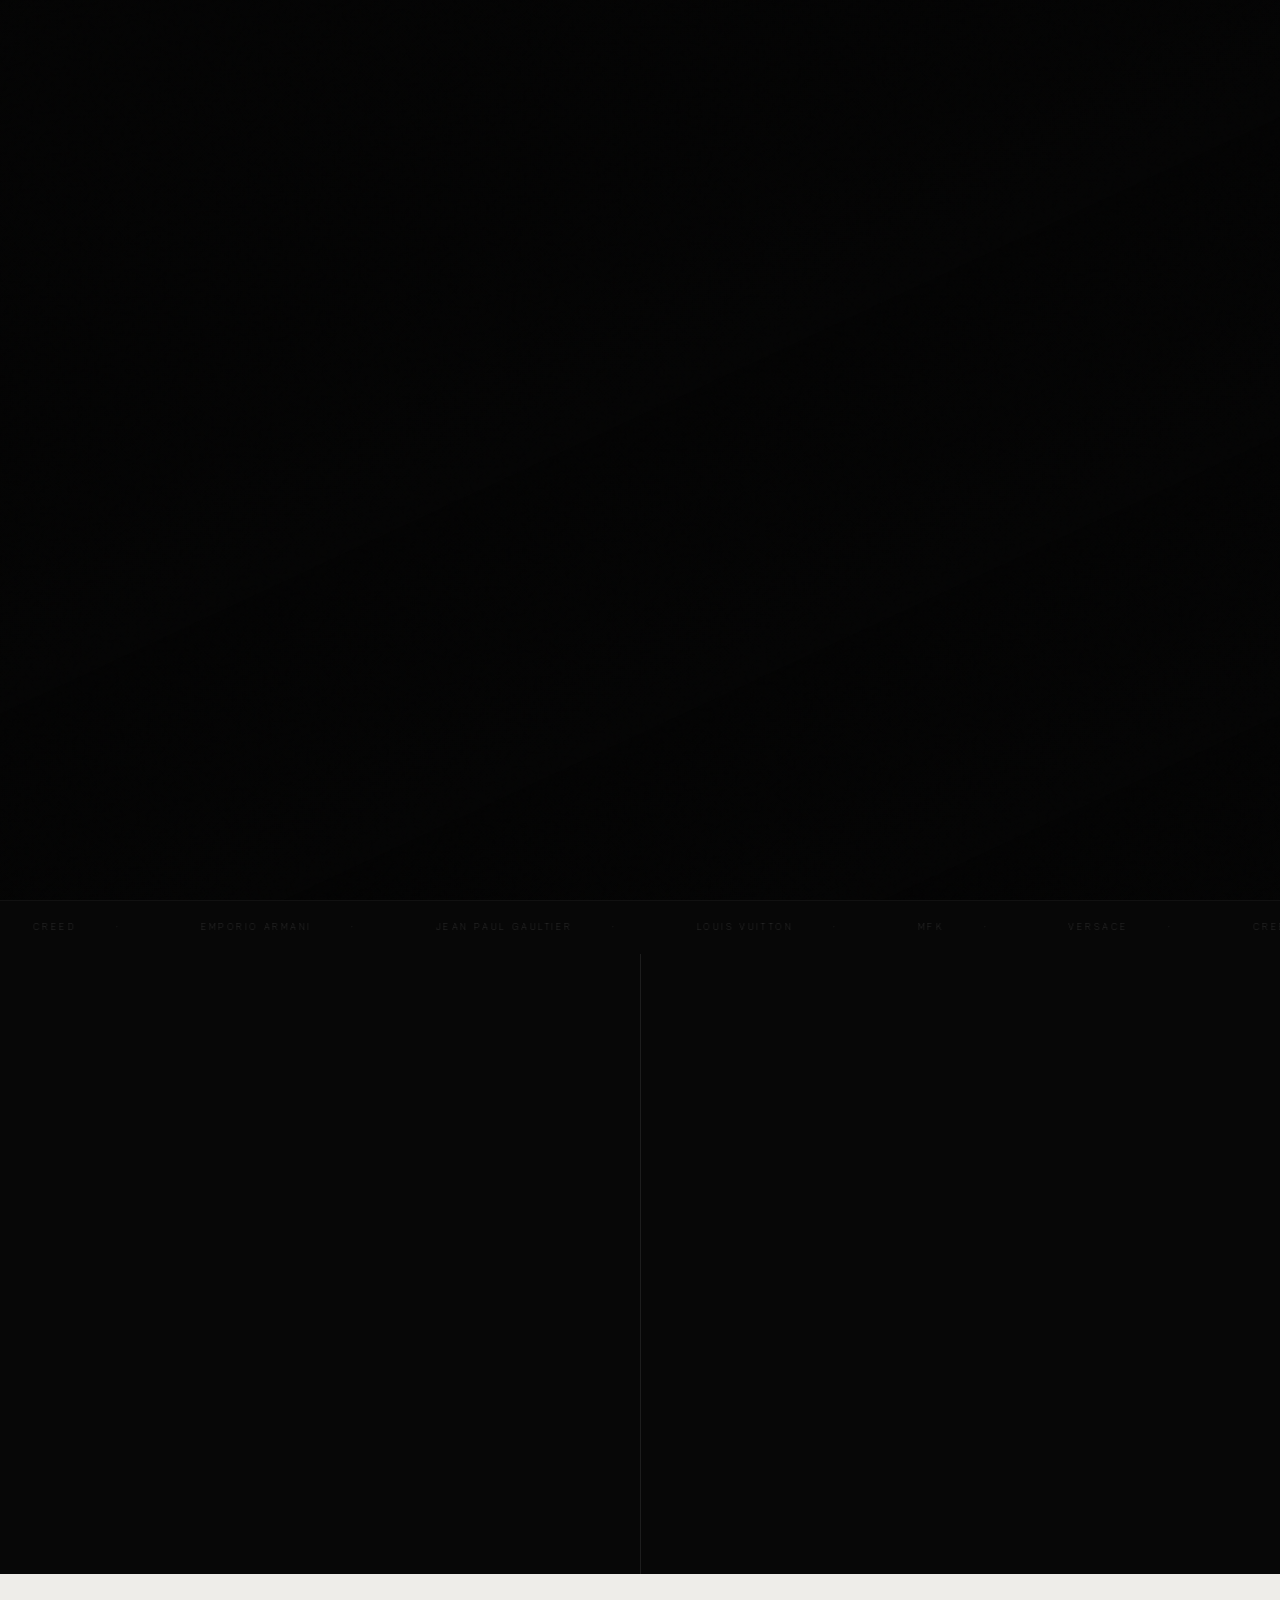
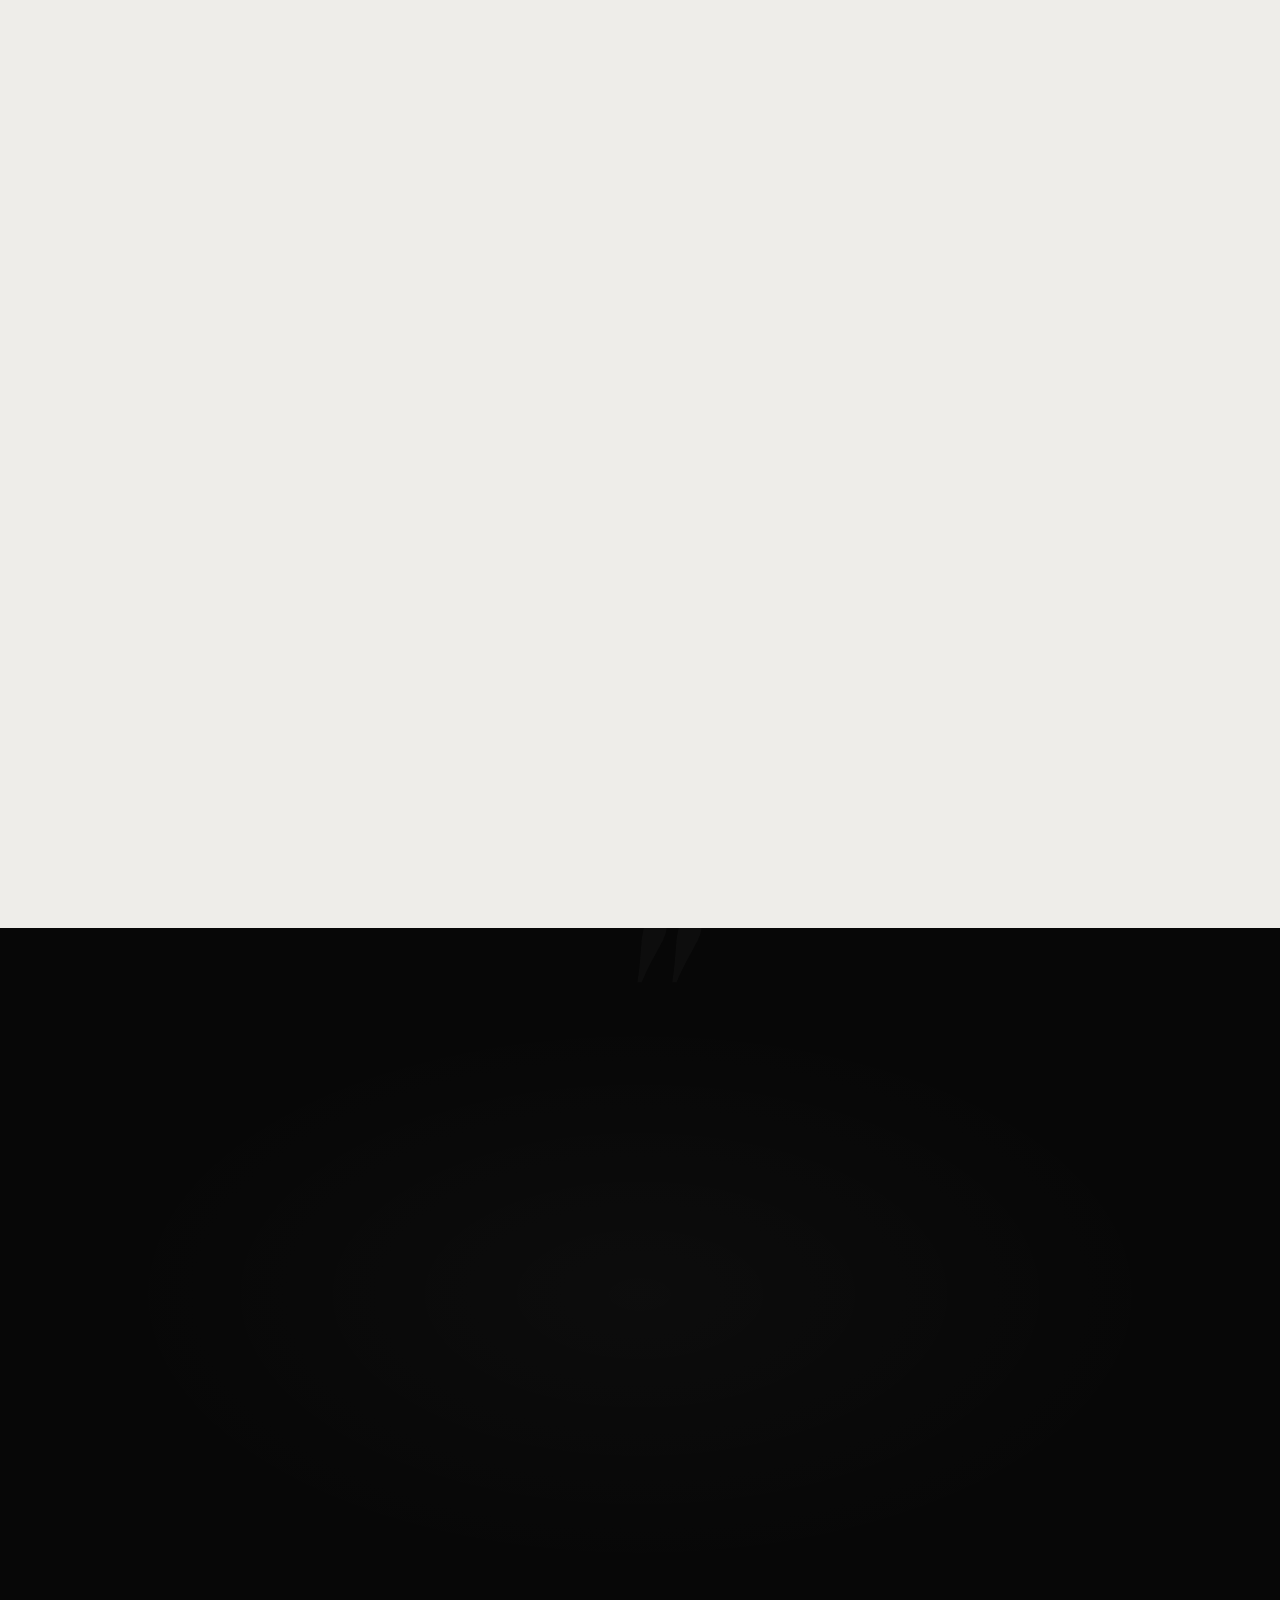
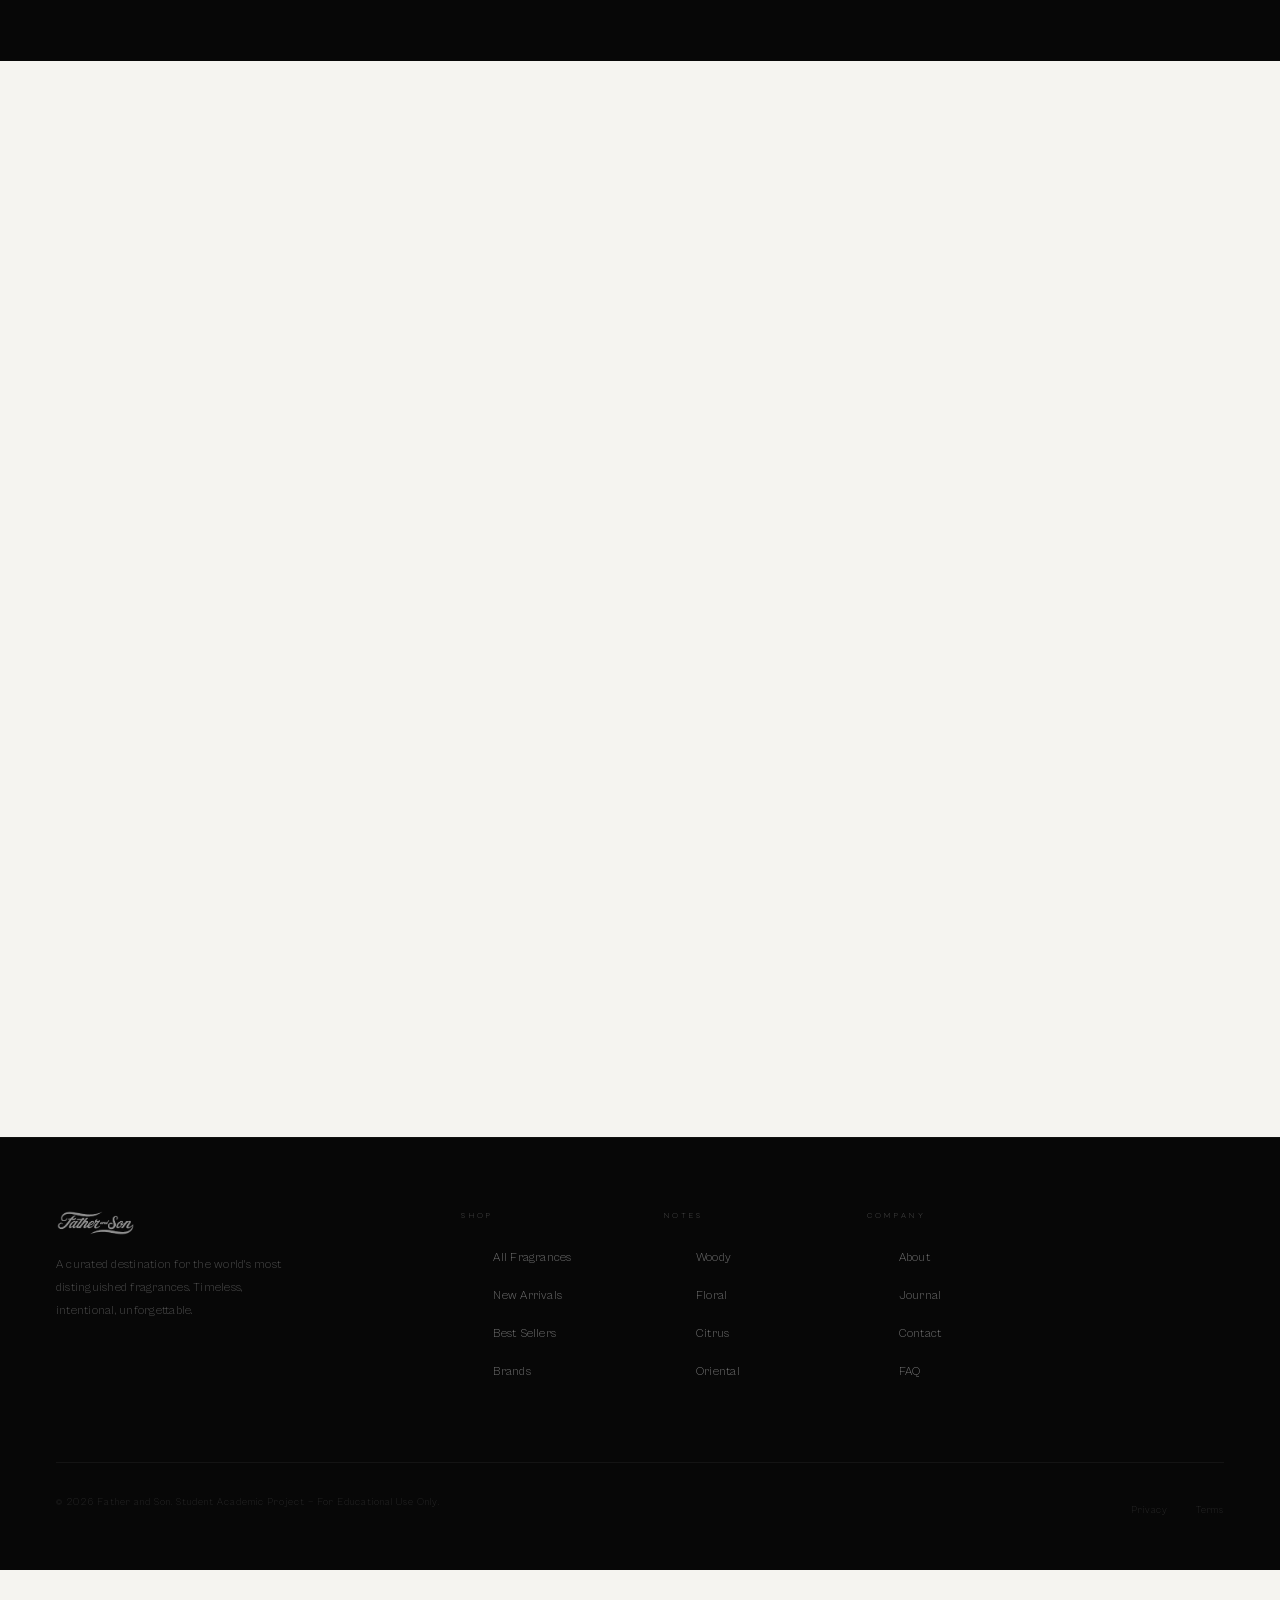
<file: index.html>
<!DOCTYPE html>
<html lang="en">
<head>
  <meta charset="UTF-8">
  <meta http-equiv="refresh" content="0; url=landing_external.html">
  <title>Redirecting...</title>
</head>
<body>
  <p>If you are not redirected, <a href="landing_external.html">click here</a>.</p>
</body>
</html>
</file>
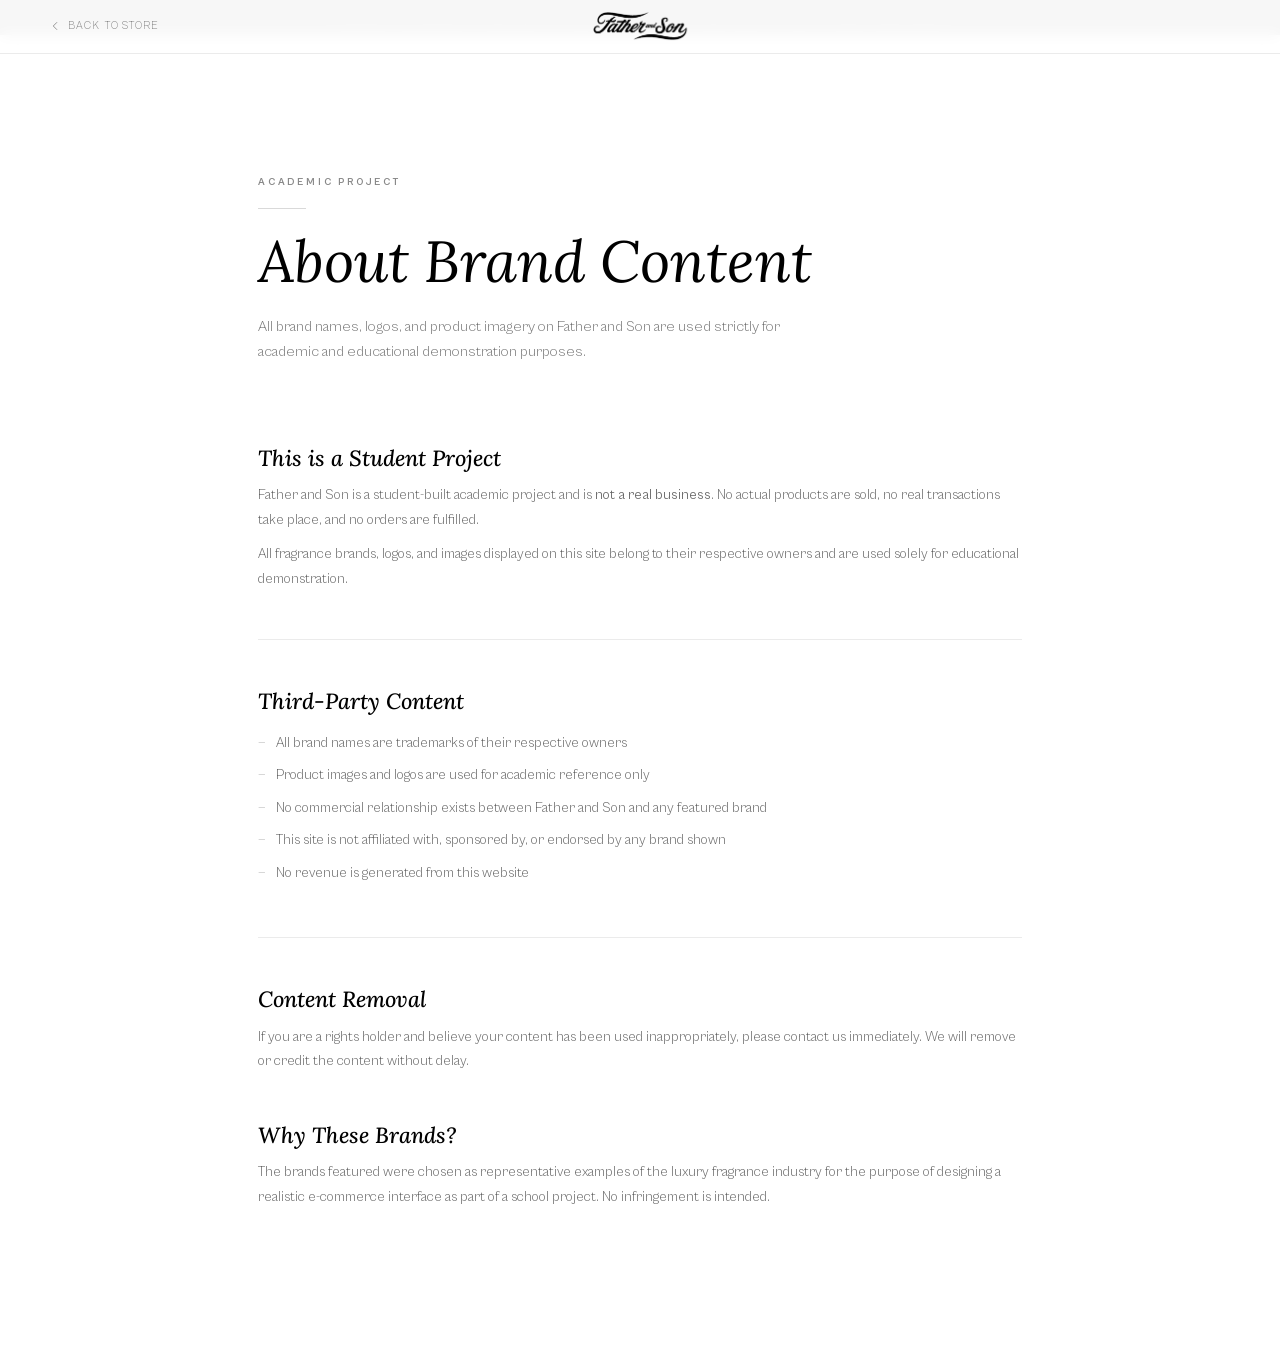
<file: authenticity_external.html>
<!-- Static Bootstrap prototype page (no backend). Shares info-pages.css/js
     with faqs_external.html and returns_external.html. -->
<!DOCTYPE html>
<html lang="en">
<head>
  <meta charset="UTF-8">
  <meta name="viewport" content="width=device-width, initial-scale=1.0">
  <link rel="icon" type="image/png" href="assets/logo-father-and-son.png">
  <link rel="preconnect" href="https://fonts.googleapis.com">
  <link rel="preconnect" href="https://fonts.gstatic.com" crossorigin>
  <link href="https://fonts.googleapis.com/css2?family=Lora:ital,wght@0,400;0,500;1,400&amp;display=swap" rel="stylesheet">
  <link href="https://cdn.jsdelivr.net/npm/bootstrap@5.3.2/dist/css/bootstrap.min.css" rel="stylesheet">
  <link rel="stylesheet" href="info-pages.css">
  <title>Authenticity Guarantee — Father and Son</title>
</head>
<body>
<div class="project-notice">Student Academic Project — For Educational Use Only — Not a Real Business</div>
<nav class="navbar">
  <a class="back-link" href="home_external.html">
    <svg width="14" height="14" viewBox="0 0 24 24" fill="none" stroke="currentColor" stroke-width="1.5" stroke-linecap="round" stroke-linejoin="round"><polyline points="15 18 9 12 15 6"/></svg>
    Back to Store
  </a>
  <div class="navbar__logo"><a href="home_external.html"><img src="assets/logo-father-and-son.png" alt="Father and Son"></a></div>
  <div style="width:100px"></div>
</nav>

<div id="pageVeil" class="page-veil"></div>
<div class="container">
<div class="page-hero"><p class="page-eyebrow">Academic Project</p>
<span class="hero-rule"></span>
<h1 class="page-title">About Brand Content</h1><p class="page-subtitle">All brand names, logos, and product imagery on Father and Son are used strictly for academic and educational demonstration purposes.</p></div><div class="page-content"><div class="info-block reveal"><h2 class="info-block__title">This is a Student Project</h2><p>Father and Son is a student-built academic project and is <strong>not a real business</strong>. No actual products are sold, no real transactions take place, and no orders are fulfilled.</p><p>All fragrance brands, logos, and images displayed on this site belong to their respective owners and are used solely for educational demonstration.</p></div><div class="divider reveal"></div><div class="info-block reveal"><h2 class="info-block__title">Third-Party Content</h2><ul><li>All brand names are trademarks of their respective owners</li><li>Product images and logos are used for academic reference only</li><li>No commercial relationship exists between Father and Son and any featured brand</li><li>This site is not affiliated with, sponsored by, or endorsed by any brand shown</li><li>No revenue is generated from this website</li></ul></div><div class="divider reveal"></div><div class="info-block reveal"><h2 class="info-block__title">Content Removal</h2><p>If you are a rights holder and believe your content has been used inappropriately, please contact us immediately. We will remove or credit the content without delay.</p></div><div class="info-block reveal"><h2 class="info-block__title">Why These Brands?</h2><p>The brands featured were chosen as representative examples of the luxury fragrance industry for the purpose of designing a realistic e-commerce interface as part of a school project. No infringement is intended.</p></div></div>
</div>
<script src="https://cdn.jsdelivr.net/npm/bootstrap@5.3.2/dist/js/bootstrap.bundle.min.js"></script>
<script src="info-pages.js"></script>
</body></html>
</file>
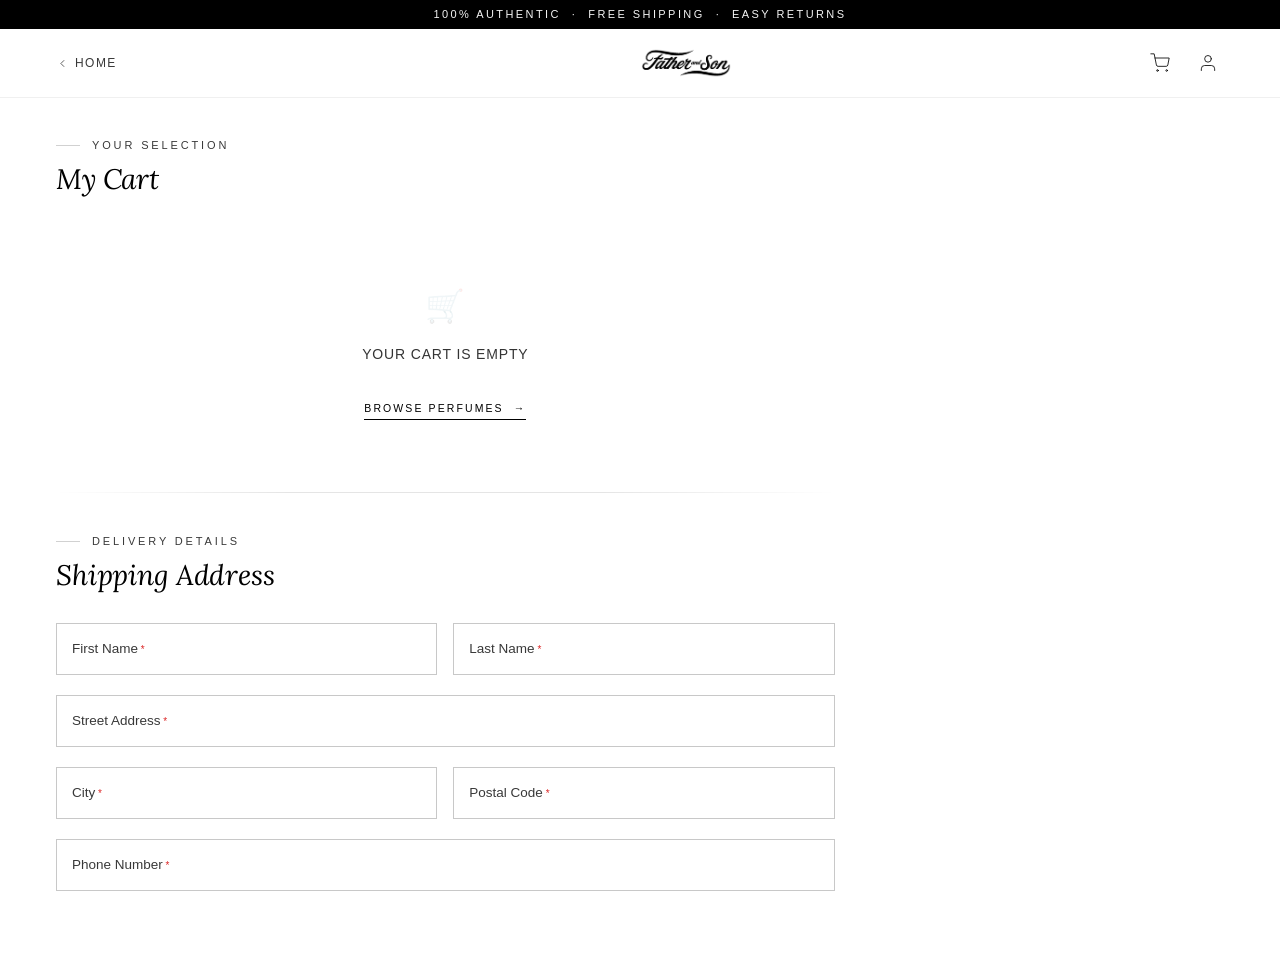
<file: cart_external.html>
<!-- Static Bootstrap prototype page (no backend). Cart reads/writes the
     "fas_cart" localStorage key shared with home.js and product.js.
     Checkout is a simulated success flow — see cart.js. -->
<!DOCTYPE html>
<html lang="en">
<head>
<meta charset="UTF-8">
<meta name="viewport" content="width=device-width, initial-scale=1.0">
<title>Your Cart — Father and Son</title>
<link rel="icon" type="image/png" href="assets/logo-father-and-son.png">
<link rel="preconnect" href="https://fonts.googleapis.com">
<link rel="preconnect" href="https://fonts.gstatic.com" crossorigin>
<link href="https://fonts.googleapis.com/css2?family=Lora:ital,wght@0,400;0,500;1,400&amp;family=Playfair+Display:ital,wght@0,400;0,600&amp;display=swap" rel="stylesheet">
<link href="https://cdn.jsdelivr.net/npm/bootstrap@5.3.2/dist/css/bootstrap.min.css" rel="stylesheet">
<link rel="stylesheet" href="cart.css">
</head>
<body>

<div class="announce"><span>100% Authentic &nbsp;·&nbsp; Free Shipping &nbsp;·&nbsp; Easy Returns</span></div>

<nav class="navbar" id="mainNav">
  <div class="navbar__left">
    <a href="home_external.html" class="back-link">
      <svg viewBox="0 0 24 24" fill="none" stroke="currentColor" stroke-width="1.5"><polyline points="15 18 9 12 15 6"/></svg>
      Home
    </a>
  </div>
  <div class="navbar__logo">
    <a href="home_external.html"><img src="assets/logo-father-and-son.png" alt="Father and Son"></a>
  </div>
  <div class="navbar__right">
    <a class="nav-icon" href="cart_external.html" aria-label="Cart">
      <svg viewBox="0 0 24 24" fill="none" stroke="currentColor" stroke-width="1.5"><circle cx="9" cy="21" r="1"/><circle cx="20" cy="21" r="1"/><path d="M1 1h4l2.68 13.39a2 2 0 0 0 2 1.61h9.72a2 2 0 0 0 2-1.61L23 6H6"/></svg>
      <span class="cart-badge" id="cartBadge"></span>
    </a>
    <a class="nav-icon" id="navLoginLink" href="login_external.html" aria-label="Login">
      <svg viewBox="0 0 24 24" fill="none" stroke="currentColor" stroke-width="1.5"><path d="M20 21v-2a4 4 0 0 0-4-4H8a4 4 0 0 0-4 4v2"/><circle cx="12" cy="7" r="4"/></svg>
    </a>
    <div class="user-dd-wrap" id="userDdWrap" style="display:none;position:relative;">
      <button class="nav-icon" id="userDdBtn" aria-label="Account" aria-expanded="false">
        <span id="ddAvatar" style="display:inline-flex;align-items:center;justify-content:center;width:22px;height:22px;border-radius:50%;background:#000;color:#fff;font-size:11px;">A</span>
      </button>
      <div class="user-dd-panel" id="userDdPanel" aria-hidden="true" style="position:absolute;right:0;top:130%;background:#fff;border:1px solid rgba(0,0,0,.1);min-width:200px;padding:14px;box-shadow:0 12px 32px rgba(0,0,0,.12);display:none;z-index:20;">
        <p id="ddUserName" style="font-weight:600;font-size:13px;margin-bottom:2px;">—</p>
        <p id="ddUserEmail" style="font-size:11px;color:rgba(0,0,0,.5);margin-bottom:10px;">—</p>
        <a href="settings_external.html" style="display:block;font-size:12px;padding:6px 0;color:inherit;">Settings</a>
        <a href="order_history_external.html" style="display:block;font-size:12px;padding:6px 0;color:inherit;">My Orders</a>
        <a href="#" id="logoutBtn" style="display:block;font-size:12px;padding:6px 0;color:inherit;">Log Out</a>
      </div>
    </div>
  </div>
</nav>
<style>#userDdPanel.open { display: block !important; }</style>

<div class="c-page">
<form id="checkoutForm" novalidate>
<div class="page-grid row g-0">

  <!-- ── LEFT: Cart + Shipping ── -->
  <div class="left-col col-lg-8">

    <div class="s-eyebrow"><span>Your Selection</span></div>
    <h1 class="s-title">My Cart</h1>

    <div class="cart-list" id="cartList"></div>

    <div class="c-divider"></div>

    <div class="s-eyebrow"><span>Delivery Details</span></div>
    <h2 class="s-title">Shipping Address</h2>

    <div class="form-grid" style="display:grid;grid-template-columns:1fr 1fr;gap:20px 16px;">
      <div class="form-group">
        <div class="field-wrap">
          <input class="form-input" type="text" id="firstName" placeholder="First Name" autocomplete="given-name">
          <label class="form-label form-required" for="firstName">First Name</label>
        </div>
      </div>
      <div class="form-group">
        <div class="field-wrap">
          <input class="form-input" type="text" id="lastName" placeholder="Last Name" autocomplete="family-name">
          <label class="form-label form-required" for="lastName">Last Name</label>
        </div>
      </div>
      <div class="form-group" style="grid-column:1/-1;">
        <div class="field-wrap">
          <input class="form-input" type="text" id="street" placeholder="Street Address" autocomplete="street-address">
          <label class="form-label form-required" for="street">Street Address</label>
        </div>
      </div>
      <div class="form-group">
        <div class="field-wrap">
          <input class="form-input" type="text" id="city" placeholder="City" autocomplete="address-level2">
          <label class="form-label form-required" for="city">City</label>
        </div>
      </div>
      <div class="form-group">
        <div class="field-wrap">
          <input class="form-input" type="text" id="postal" placeholder="Postal Code" autocomplete="postal-code">
          <label class="form-label form-required" for="postal">Postal Code</label>
        </div>
      </div>
      <div class="form-group" style="grid-column:1/-1;">
        <div class="field-wrap">
          <input class="form-input" type="tel" id="phone" placeholder="Phone Number" autocomplete="tel">
          <label class="form-label form-required" for="phone">Phone Number</label>
        </div>
      </div>
    </div>
  </div>

  <!-- ── RIGHT: Order Summary ── -->
  <div class="right-col col-lg-4" id="summaryBox">
    <div class="summary-box" style="border:1px solid rgba(0,0,0,.1);padding:32px;position:sticky;top:100px;">
      <h3 style="font-family:var(--font-serif,serif);font-size:20px;margin-bottom:20px;">Order Summary</h3>
      <div style="display:flex;justify-content:space-between;margin-bottom:10px;font-size:14px;">
        <span>Subtotal</span><span id="sumSubtotal">₱0.00</span>
      </div>
      <div style="display:flex;justify-content:space-between;margin-bottom:16px;font-size:14px;color:rgba(0,0,0,.6);">
        <span>Shipping</span><span id="sumShipping">₱0.00</span>
      </div>
      <div style="border-top:1px solid rgba(0,0,0,.1);padding-top:14px;display:flex;justify-content:space-between;font-weight:600;font-size:16px;margin-bottom:24px;">
        <span>Total</span><span id="sumTotal">₱0.00</span>
      </div>
      <button type="submit" class="place-order-btn" style="width:100%;padding:16px;background:#000;color:#fff;border:none;text-transform:uppercase;letter-spacing:.1em;font-size:12px;cursor:pointer;">
        Place Order
      </button>
      <p style="margin-top:14px;font-size:11px;color:rgba(0,0,0,.4);text-align:center;">Demo checkout — no real payment is processed.</p>
    </div>
  </div>

</div>
</form>
</div>

<div class="toast-wrap" id="toastWrap" aria-live="polite"></div>
<script src="https://cdn.jsdelivr.net/npm/bootstrap@5.3.2/dist/js/bootstrap.bundle.min.js"></script>
<script src="cart.js"></script>
</body>
</html>
</file>
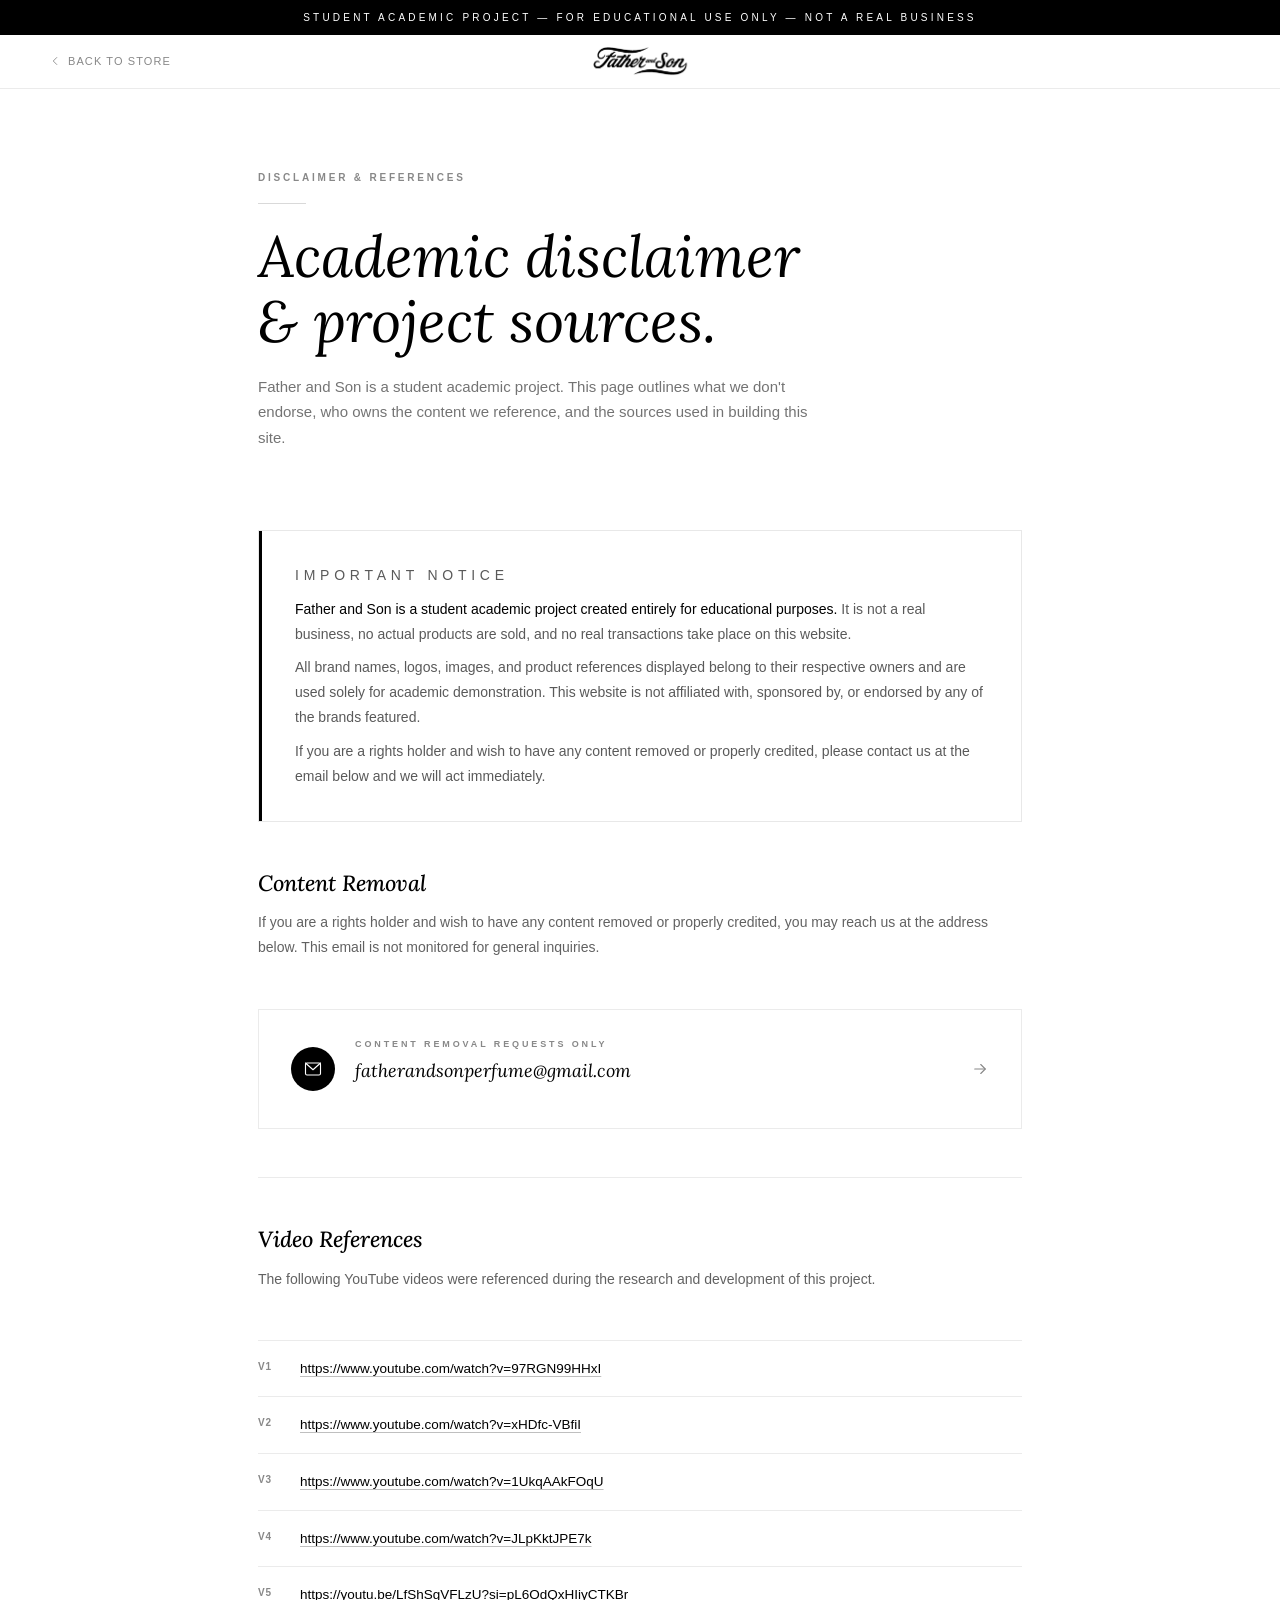
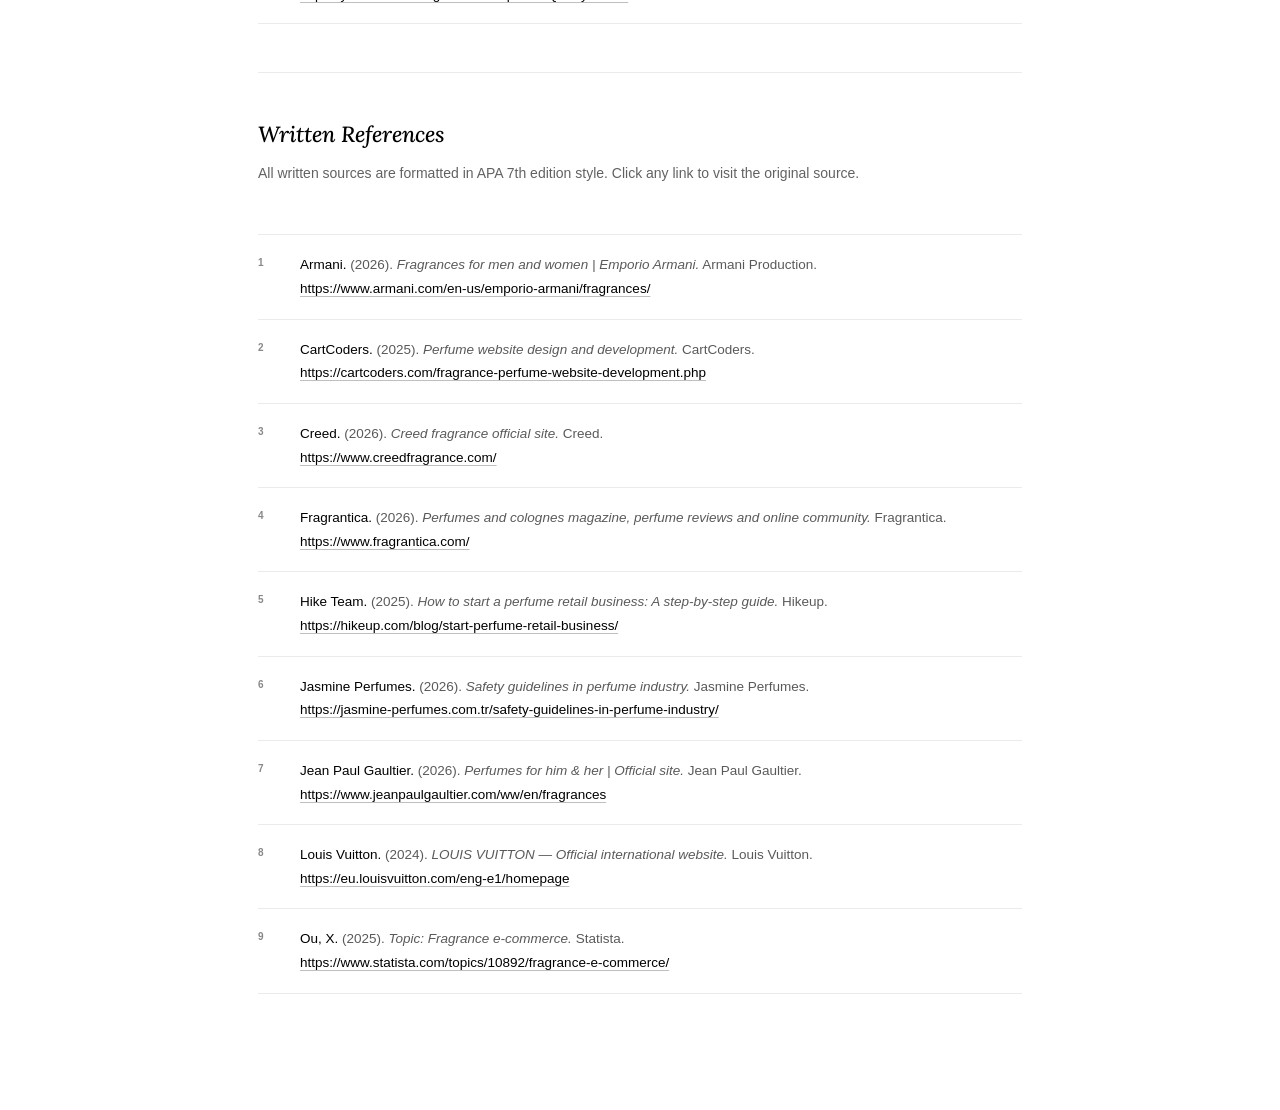
<file: contact-us_external.html>
<!-- Static Bootstrap prototype page (no backend). -->
<!DOCTYPE html>
<html lang="en">
<head>
<meta charset="UTF-8">
<meta name="viewport" content="width=device-width, initial-scale=1.0">
<link rel="icon" type="image/png" href="assets/logo-father-and-son.png">
<link rel="preconnect" href="https://fonts.googleapis.com">
<link rel="preconnect" href="https://fonts.gstatic.com" crossorigin>
<link href="https://fonts.googleapis.com/css2?family=Lora:ital,wght@0,400;0,500;1,400&amp;display=swap" rel="stylesheet">
<link href="https://cdn.jsdelivr.net/npm/bootstrap@5.3.2/dist/css/bootstrap.min.css" rel="stylesheet">
<link rel="stylesheet" href="contact-us.css">
<title>Disclaimer &amp; References — Father and Son</title>
</head>
<body>

<header class="site-header">
  <div class="project-notice">Student Academic Project — For Educational Use Only — Not a Real Business</div>
  <nav class="navbar">
    <a class="back-link" href="home_external.html">
      <svg width="14" height="14" viewBox="0 0 24 24" fill="none" stroke="currentColor" stroke-width="1.5" stroke-linecap="round" stroke-linejoin="round"><polyline points="15 18 9 12 15 6"/></svg>
      Back to Store
    </a>
    <div class="navbar__logo"><a href="home_external.html"><img src="assets/logo-father-and-son.png" alt="Father and Son"></a></div>
    <div style="width:100px"></div>
  </nav>
</header>

<div id="pageVeil" class="page-veil"></div>

<div class="container">
<div class="page-hero">
  <p class="page-eyebrow">Disclaimer &amp; References</p>
  <span class="hero-rule"></span>
  <h1 class="page-title">Academic disclaimer<br>&amp; project sources.</h1>
  <p class="page-subtitle">Father and Son is a student academic project. This page outlines what we don't endorse, who owns the content we reference, and the sources used in building this site.</p>
</div>

<div class="page-content">

  <div class="assurance-box reveal">
    <p class="assurance-box__label">Important Notice</p>
    <p><strong>Father and Son is a student academic project created entirely for educational purposes.</strong> It is not a real business, no actual products are sold, and no real transactions take place on this website.</p>
    <p>All brand names, logos, images, and product references displayed belong to their respective owners and are used solely for academic demonstration. This website is not affiliated with, sponsored by, or endorsed by any of the brands featured.</p>
    <p>If you are a rights holder and wish to have any content removed or properly credited, please contact us at the email below and we will act immediately.</p>
  </div>

  <div class="info-block reveal">
    <h2 class="info-block__title">Content Removal</h2>
    <p>If you are a rights holder and wish to have any content removed or properly credited, you may reach us at the address below. This email is not monitored for general inquiries.</p>
  </div>

  <a href="mailto:fatherandsonperfume@gmail.com" class="contact-card reveal">
    <div class="contact-card__icon">
      <svg width="18" height="18" viewBox="0 0 24 24" fill="none" stroke-width="1.5" stroke-linecap="round" stroke-linejoin="round">
        <rect x="2" y="4" width="20" height="16" rx="2"/>
        <polyline points="2,4 12,13 22,4"/>
      </svg>
    </div>
    <div class="contact-card__body">
      <p class="contact-card__label">Content Removal Requests Only</p>
      <p class="contact-card__value">fatherandsonperfume@gmail.com</p>
    </div>
    <svg class="contact-card__arrow" width="18" height="18" viewBox="0 0 24 24" fill="none" stroke="currentColor" stroke-width="1.5" stroke-linecap="round" stroke-linejoin="round"><line x1="5" y1="12" x2="19" y2="12"/><polyline points="13,6 19,12 13,18"/></svg>
  </a>

  <div class="divider reveal"></div>

  <div class="info-block reveal">
    <h2 class="info-block__title">Video References</h2>
    <p>The following YouTube videos were referenced during the research and development of this project.</p>
  </div>

  <ul class="video-ref-list reveal">
    <li class="video-ref-item"><span class="video-ref-num">V1</span><div class="video-ref-body"><a href="https://www.youtube.com/watch?v=97RGN99HHxI" target="_blank" rel="noopener noreferrer">https://www.youtube.com/watch?v=97RGN99HHxI</a></div></li>
    <li class="video-ref-item"><span class="video-ref-num">V2</span><div class="video-ref-body"><a href="https://www.youtube.com/watch?v=xHDfc-VBfiI" target="_blank" rel="noopener noreferrer">https://www.youtube.com/watch?v=xHDfc-VBfiI</a></div></li>
    <li class="video-ref-item"><span class="video-ref-num">V3</span><div class="video-ref-body"><a href="https://www.youtube.com/watch?v=1UkqAAkFOqU" target="_blank" rel="noopener noreferrer">https://www.youtube.com/watch?v=1UkqAAkFOqU</a></div></li>
    <li class="video-ref-item"><span class="video-ref-num">V4</span><div class="video-ref-body"><a href="https://www.youtube.com/watch?v=JLpKktJPE7k" target="_blank" rel="noopener noreferrer">https://www.youtube.com/watch?v=JLpKktJPE7k</a></div></li>
    <li class="video-ref-item"><span class="video-ref-num">V5</span><div class="video-ref-body"><a href="https://youtu.be/LfShSgVFLzU?si=pL6OdQxHIiyCTKBr" target="_blank" rel="noopener noreferrer">https://youtu.be/LfShSgVFLzU?si=pL6OdQxHIiyCTKBr</a></div></li>
  </ul>

  <div class="divider reveal"></div>

  <div class="info-block reveal">
    <h2 class="info-block__title">Written References</h2>
    <p>All written sources are formatted in APA 7th edition style. Click any link to visit the original source.</p>
  </div>

  <ul class="ref-list reveal">
    <li class="ref-item"><span class="ref-num">1</span><div class="ref-body"><span class="ref-authors">Armani.</span> (2026). <em>Fragrances for men and women | Emporio Armani.</em> Armani Production.<br><a href="https://www.armani.com/en-us/emporio-armani/fragrances/" target="_blank" rel="noopener noreferrer">https://www.armani.com/en-us/emporio-armani/fragrances/</a></div></li>
    <li class="ref-item"><span class="ref-num">2</span><div class="ref-body"><span class="ref-authors">CartCoders.</span> (2025). <em>Perfume website design and development.</em> CartCoders.<br><a href="https://cartcoders.com/fragrance-perfume-website-development.php" target="_blank" rel="noopener noreferrer">https://cartcoders.com/fragrance-perfume-website-development.php</a></div></li>
    <li class="ref-item"><span class="ref-num">3</span><div class="ref-body"><span class="ref-authors">Creed.</span> (2026). <em>Creed fragrance official site.</em> Creed.<br><a href="https://www.creedfragrance.com/" target="_blank" rel="noopener noreferrer">https://www.creedfragrance.com/</a></div></li>
    <li class="ref-item"><span class="ref-num">4</span><div class="ref-body"><span class="ref-authors">Fragrantica.</span> (2026). <em>Perfumes and colognes magazine, perfume reviews and online community.</em> Fragrantica.<br><a href="https://www.fragrantica.com/" target="_blank" rel="noopener noreferrer">https://www.fragrantica.com/</a></div></li>
    <li class="ref-item"><span class="ref-num">5</span><div class="ref-body"><span class="ref-authors">Hike Team.</span> (2025). <em>How to start a perfume retail business: A step-by-step guide.</em> Hikeup.<br><a href="https://hikeup.com/blog/start-perfume-retail-business/" target="_blank" rel="noopener noreferrer">https://hikeup.com/blog/start-perfume-retail-business/</a></div></li>
    <li class="ref-item"><span class="ref-num">6</span><div class="ref-body"><span class="ref-authors">Jasmine Perfumes.</span> (2026). <em>Safety guidelines in perfume industry.</em> Jasmine Perfumes.<br><a href="https://jasmine-perfumes.com.tr/safety-guidelines-in-perfume-industry/" target="_blank" rel="noopener noreferrer">https://jasmine-perfumes.com.tr/safety-guidelines-in-perfume-industry/</a></div></li>
    <li class="ref-item"><span class="ref-num">7</span><div class="ref-body"><span class="ref-authors">Jean Paul Gaultier.</span> (2026). <em>Perfumes for him &amp; her | Official site.</em> Jean Paul Gaultier.<br><a href="https://www.jeanpaulgaultier.com/ww/en/fragrances" target="_blank" rel="noopener noreferrer">https://www.jeanpaulgaultier.com/ww/en/fragrances</a></div></li>
    <li class="ref-item"><span class="ref-num">8</span><div class="ref-body"><span class="ref-authors">Louis Vuitton.</span> (2024). <em>LOUIS VUITTON — Official international website.</em> Louis Vuitton.<br><a href="https://eu.louisvuitton.com/eng-e1/homepage" target="_blank" rel="noopener noreferrer">https://eu.louisvuitton.com/eng-e1/homepage</a></div></li>
    <li class="ref-item"><span class="ref-num">9</span><div class="ref-body"><span class="ref-authors">Ou, X.</span> (2025). <em>Topic: Fragrance e-commerce.</em> Statista.<br><a href="https://www.statista.com/topics/10892/fragrance-e-commerce/" target="_blank" rel="noopener noreferrer">https://www.statista.com/topics/10892/fragrance-e-commerce/</a></div></li>
  </ul>

</div>
</div>

<script src="https://cdn.jsdelivr.net/npm/bootstrap@5.3.2/dist/js/bootstrap.bundle.min.js"></script>
<script src="contact-us.js"></script>
</body>
</html>
</file>
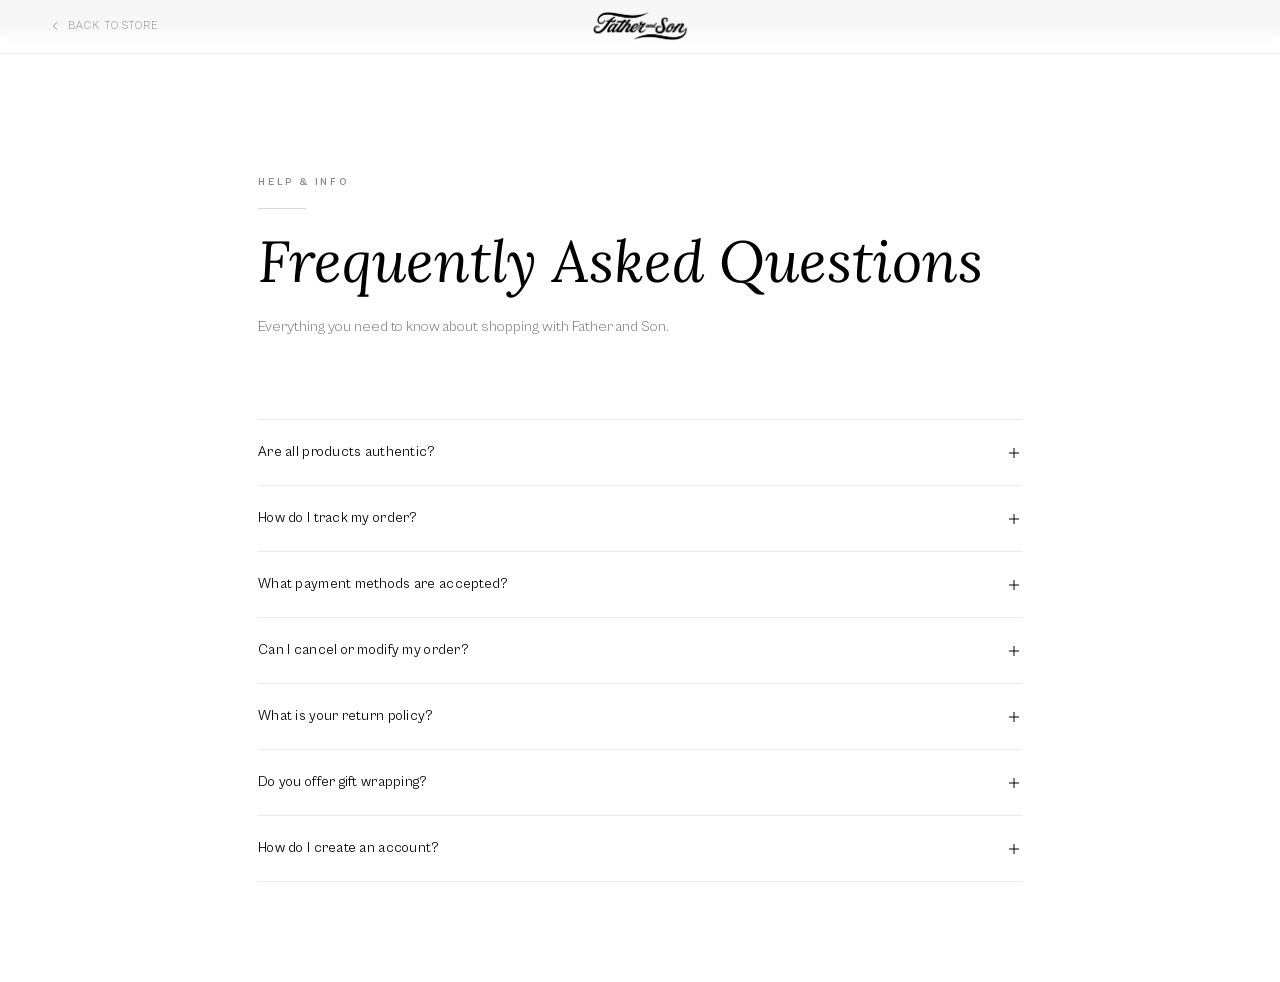
<file: faqs_external.html>
<!-- Static Bootstrap prototype page (no backend). Shares info-pages.css/js
     with authenticity_external.html and returns_external.html. -->
<!DOCTYPE html>
<html lang="en">
<head>
  <meta charset="UTF-8">
  <meta name="viewport" content="width=device-width, initial-scale=1.0">
  <link rel="icon" type="image/png" href="assets/logo-father-and-son.png">
  <link rel="preconnect" href="https://fonts.googleapis.com">
  <link rel="preconnect" href="https://fonts.gstatic.com" crossorigin>
  <link href="https://fonts.googleapis.com/css2?family=Lora:ital,wght@0,400;0,500;1,400&amp;display=swap" rel="stylesheet">
  <link href="https://cdn.jsdelivr.net/npm/bootstrap@5.3.2/dist/css/bootstrap.min.css" rel="stylesheet">
  <link rel="stylesheet" href="info-pages.css">
  <title>FAQs — Father and Son</title>
</head>
<body>
<div class="project-notice">Student Academic Project — For Educational Use Only — Not a Real Business</div>
<nav class="navbar">
  <a class="back-link" href="home_external.html">
    <svg width="14" height="14" viewBox="0 0 24 24" fill="none" stroke="currentColor" stroke-width="1.5" stroke-linecap="round" stroke-linejoin="round"><polyline points="15 18 9 12 15 6"/></svg>
    Back to Store
  </a>
  <div class="navbar__logo"><a href="home_external.html"><img src="assets/logo-father-and-son.png" alt="Father and Son"></a></div>
  <div style="width:100px"></div>
</nav>

<div id="pageVeil" class="page-veil"></div>
<div class="container">
<div class="page-hero"><p class="page-eyebrow">Help &amp; Info</p>
<span class="hero-rule"></span>
<h1 class="page-title">Frequently Asked Questions</h1><p class="page-subtitle">Everything you need to know about shopping with Father and Son.</p></div><div class="page-content"><div class="faq-item reveal"><button class="faq-q">Are all products authentic? <svg width="16" height="16" viewBox="0 0 24 24" fill="none" stroke="currentColor" stroke-width="1.5" stroke-linecap="round" stroke-linejoin="round"><line x1="12" y1="5" x2="12" y2="19"/><line x1="5" y1="12" x2="19" y2="12"/></svg></button><div class="faq-a"><div class="faq-a-inner">This is a student academic project. Products and brands shown are for demonstration purposes only — no real purchases are made on this site. See our <a href="authenticity_external.html" style="color:var(--black);border-bottom:1px solid rgba(0,0,0,.25)">Authenticity page</a> for more context.</div></div></div>
<div class="faq-item reveal"><button class="faq-q">How do I track my order? <svg width="16" height="16" viewBox="0 0 24 24" fill="none" stroke="currentColor" stroke-width="1.5" stroke-linecap="round" stroke-linejoin="round"><line x1="12" y1="5" x2="12" y2="19"/><line x1="5" y1="12" x2="19" y2="12"/></svg></button><div class="faq-a"><div class="faq-a-inner">Once your order is marked Shipped you can check its status in your account's order history page.</div></div></div>
<div class="faq-item reveal"><button class="faq-q">What payment methods are accepted? <svg width="16" height="16" viewBox="0 0 24 24" fill="none" stroke="currentColor" stroke-width="1.5" stroke-linecap="round" stroke-linejoin="round"><line x1="12" y1="5" x2="12" y2="19"/><line x1="5" y1="12" x2="19" y2="12"/></svg></button><div class="faq-a"><div class="faq-a-inner">We currently accept cash-on-delivery and bank transfer. All transactions are processed securely.</div></div></div>
<div class="faq-item reveal"><button class="faq-q">Can I cancel or modify my order? <svg width="16" height="16" viewBox="0 0 24 24" fill="none" stroke="currentColor" stroke-width="1.5" stroke-linecap="round" stroke-linejoin="round"><line x1="12" y1="5" x2="12" y2="19"/><line x1="5" y1="12" x2="19" y2="12"/></svg></button><div class="faq-a"><div class="faq-a-inner">Orders can be cancelled while in Pending status. Once Processing or Shipped, changes are no longer possible.</div></div></div>
<div class="faq-item reveal"><button class="faq-q">What is your return policy? <svg width="16" height="16" viewBox="0 0 24 24" fill="none" stroke="currentColor" stroke-width="1.5" stroke-linecap="round" stroke-linejoin="round"><line x1="12" y1="5" x2="12" y2="19"/><line x1="5" y1="12" x2="19" y2="12"/></svg></button><div class="faq-a"><div class="faq-a-inner">We accept returns within 7 days of delivery for unopened items in original condition. See our <a href="returns_external.html" style="color:var(--black);border-bottom:1px solid rgba(0,0,0,.25)">Returns &amp; Exchanges</a> page.</div></div></div>
<div class="faq-item reveal"><button class="faq-q">Do you offer gift wrapping? <svg width="16" height="16" viewBox="0 0 24 24" fill="none" stroke="currentColor" stroke-width="1.5" stroke-linecap="round" stroke-linejoin="round"><line x1="12" y1="5" x2="12" y2="19"/><line x1="5" y1="12" x2="19" y2="12"/></svg></button><div class="faq-a"><div class="faq-a-inner">Yes. Gift wrapping and a personalised message can be requested at checkout for a small additional charge.</div></div></div>
<div class="faq-item reveal"><button class="faq-q">How do I create an account? <svg width="16" height="16" viewBox="0 0 24 24" fill="none" stroke="currentColor" stroke-width="1.5" stroke-linecap="round" stroke-linejoin="round"><line x1="12" y1="5" x2="12" y2="19"/><line x1="5" y1="12" x2="19" y2="12"/></svg></button><div class="faq-a"><div class="faq-a-inner">Click the user icon in the navigation bar, or visit the <a href="register_external.html" style="color:var(--black);border-bottom:1px solid rgba(0,0,0,.25)">registration page</a> directly.</div></div></div>
</div>
</div>
<script src="https://cdn.jsdelivr.net/npm/bootstrap@5.3.2/dist/js/bootstrap.bundle.min.js"></script>
<script src="info-pages.js"></script>
</body></html>
</file>
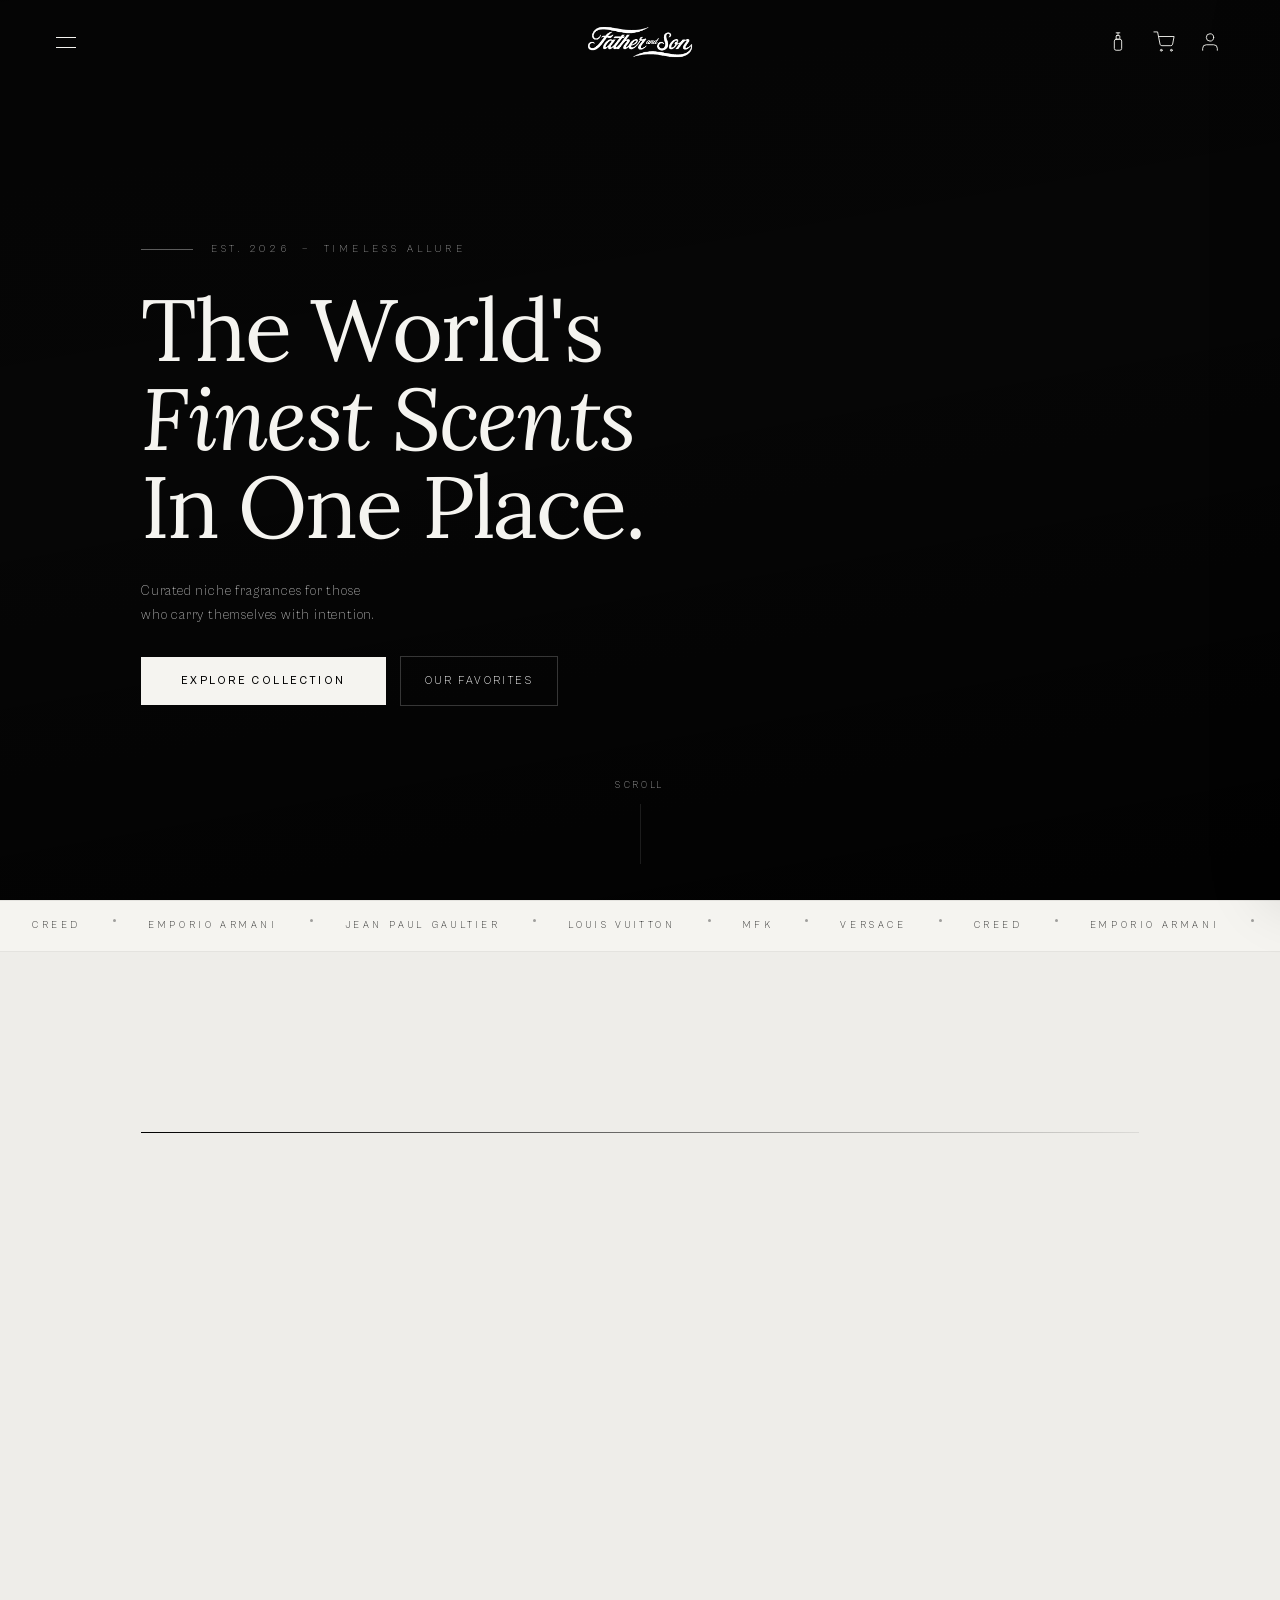
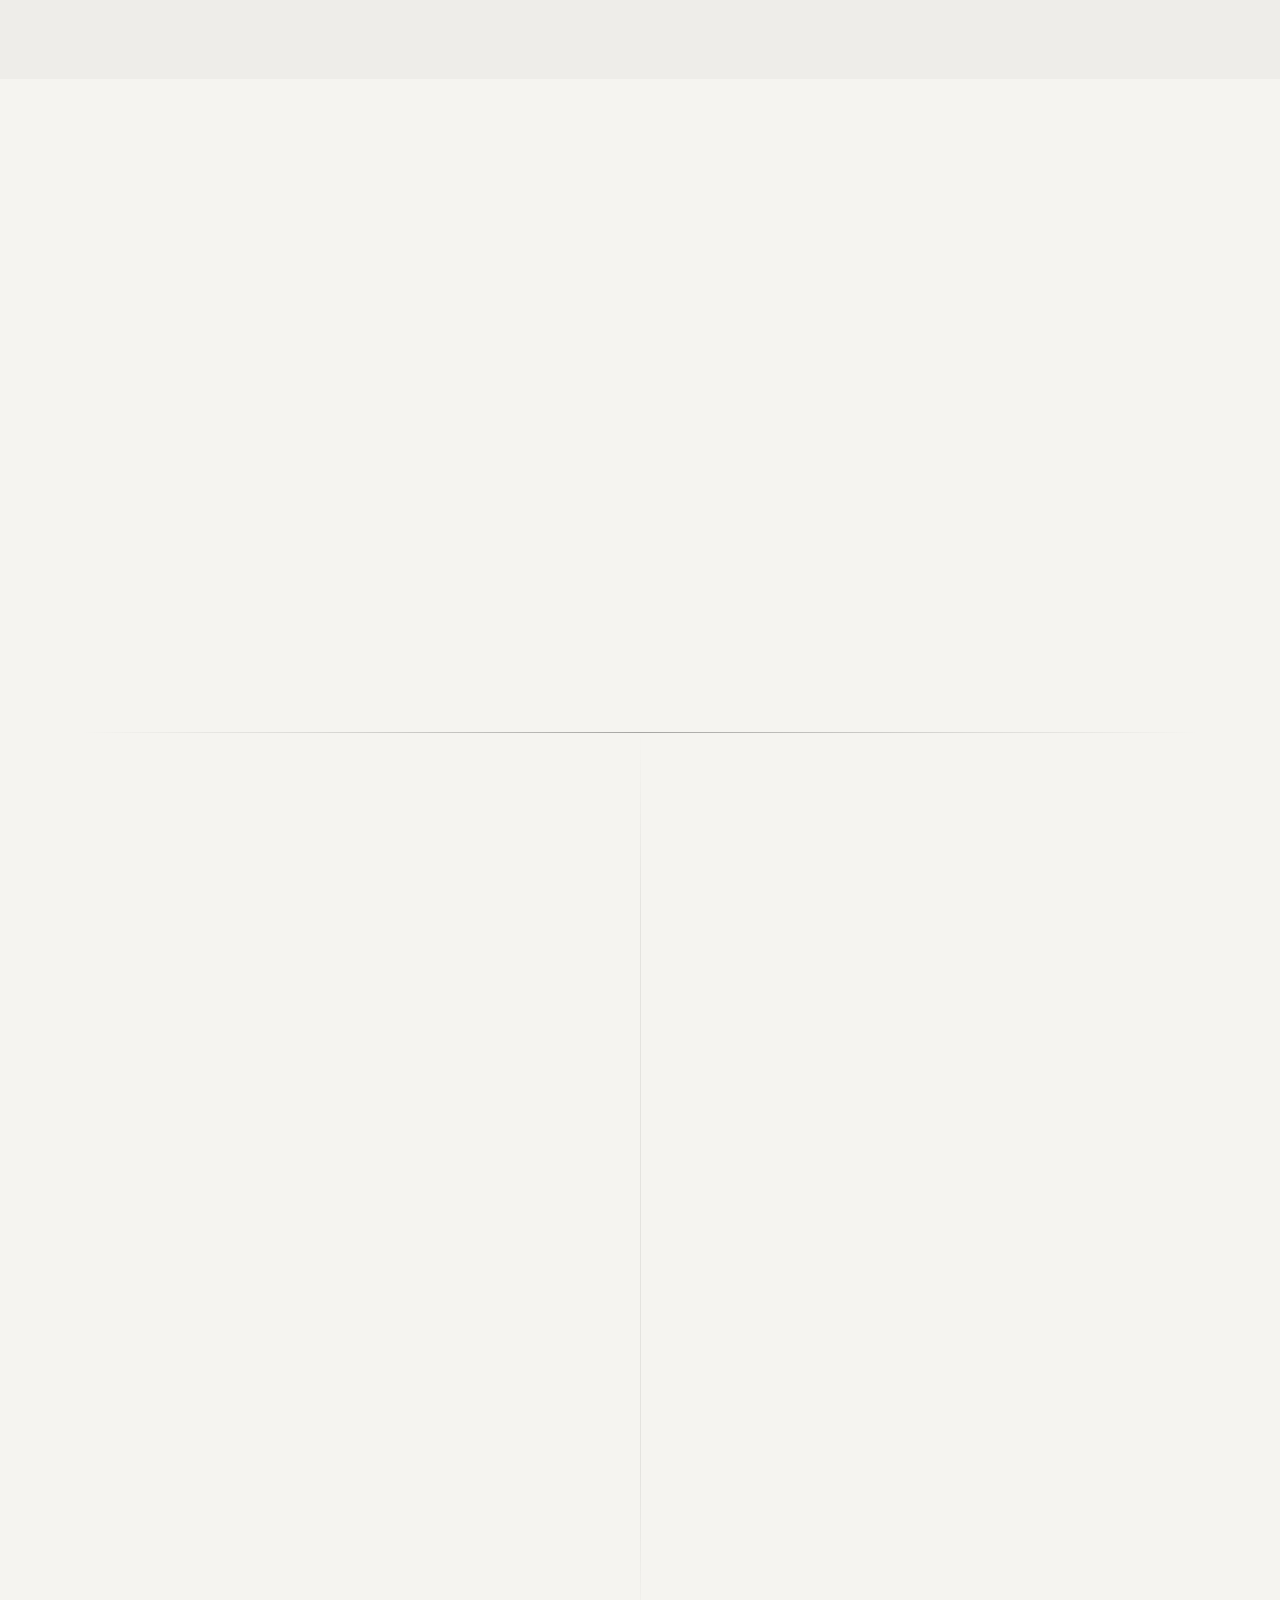
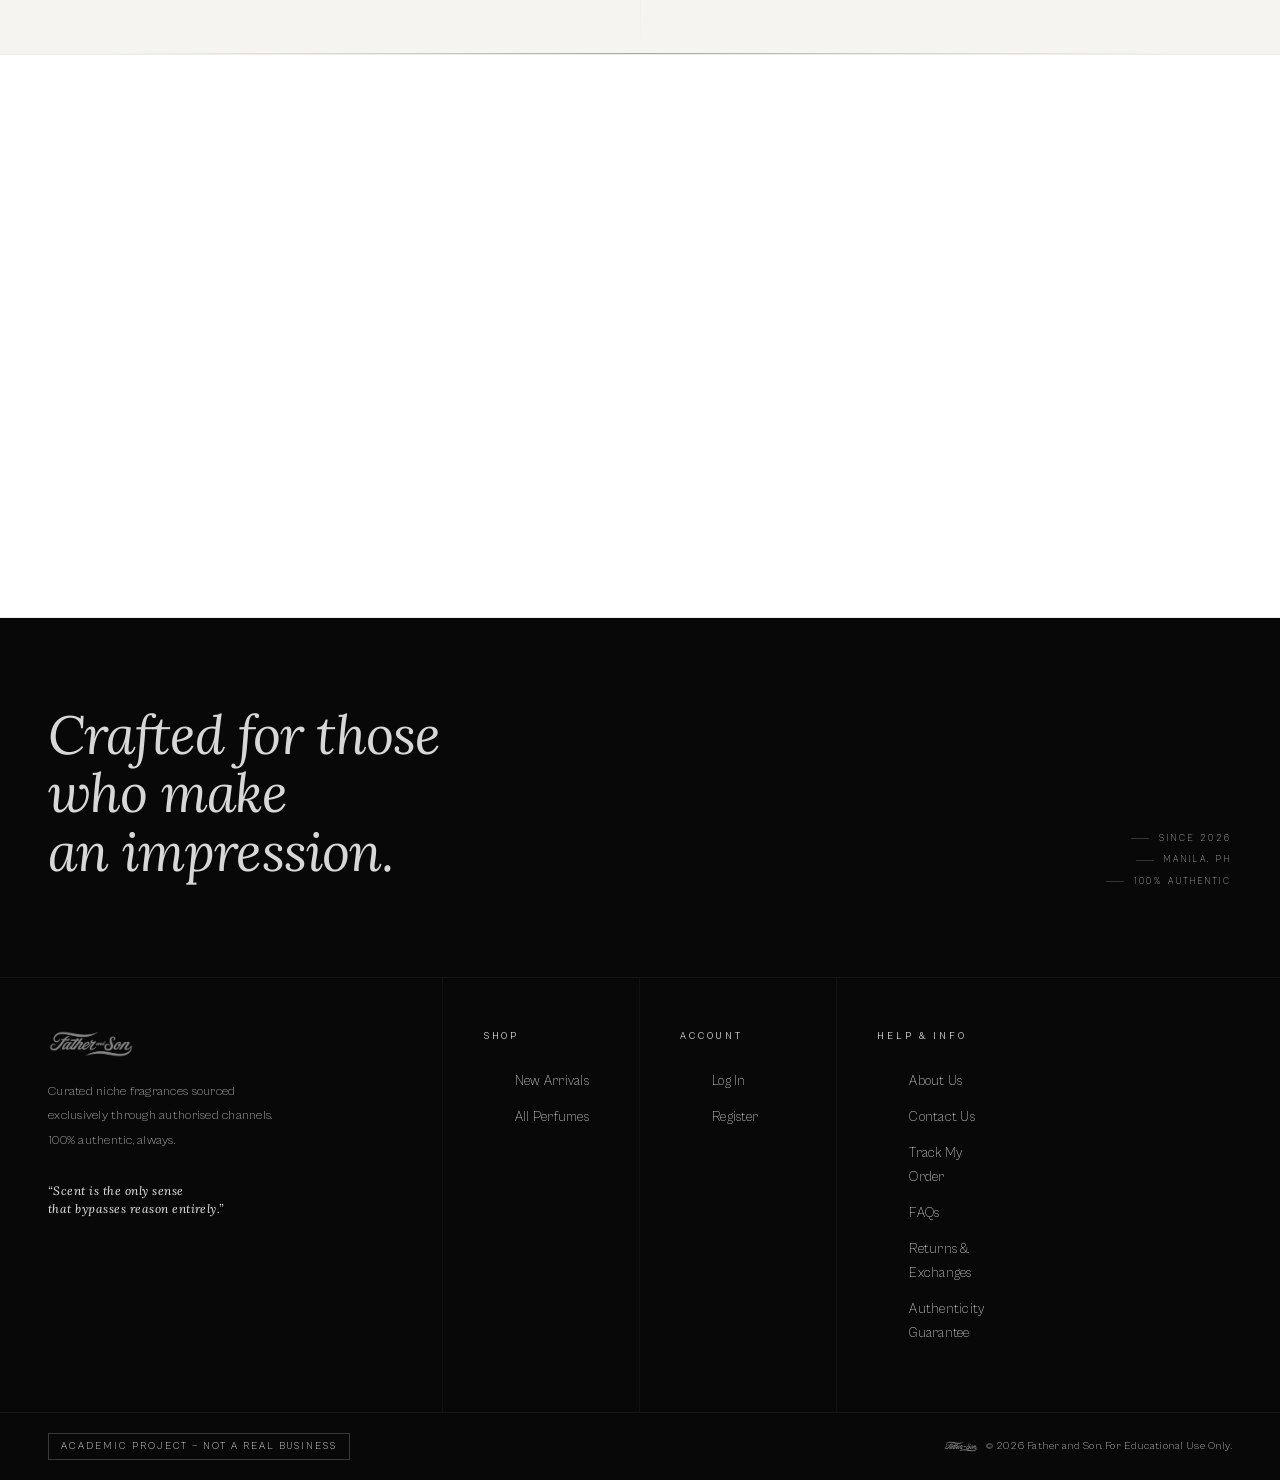
<file: home_external.html>
<!DOCTYPE html>
<html lang="en">
<head>


<meta name="csrf-token" content="550aa9d632cd91d8f7e8f45297aafa2de9e8bead0e9767c30e3281b7380c833c">

  <meta charset="UTF-8">
  <meta name="viewport" content="width=device-width, initial-scale=1.0">
  <title>Father and Son — The World's Finest In One Place</title>
  <meta name="description" content="Discover the world's finest fragrances. 100% authentic, curated selection, fast delivery.">
  <link rel="icon" type="image/png" href="assets/logo-father-and-son.png">
  <link rel="preconnect" href="https://fonts.googleapis.com">
  <link rel="preconnect" href="https://fonts.gstatic.com" crossorigin>
  <link href="https://fonts.googleapis.com/css2?family=Lora:ital,wght@0,400;0,500;1,400&amp;display=swap" rel="stylesheet">
  
  <link href="https://cdn.jsdelivr.net/npm/bootstrap@5.3.2/dist/css/bootstrap.min.css" rel="stylesheet">

  
  
  <link rel="stylesheet" href="home.css">
</head>
<body class="is-loading">

<!-- ── SCROLL PROGRESS BAR ── -->
<div id="scroll-progress"></div>

<!-- ════ FATHER & SON CINEMATIC LOADING SCREEN ═════════ -->
<div id="scentinel-loader" aria-hidden="true">
  <video class="fs-loader-video" autoplay muted loop playsinline>
    <source src="assets/video-bg-MFK.mp4" type="video/mp4">
  </video>
  <div class="fs-loader-overlay"></div>
  <div class="fs-loader-grain"></div>

  <div class="fs-loader-content">
    <div class="fs-loader-kicker">EST. 2026 &nbsp;·&nbsp; FATHER &amp; SON</div>

    <div class="fs-loader-hero">
      <div class="fs-bottle fs-bottle-left">
        <img src="uploads/Achilles.jpg" alt="" aria-hidden="true">
      </div>

      <div class="fs-wordmark">
        <div class="fs-word fs-word-father">FATHER</div>
        <div class="fs-ampersand">&amp;</div>
        <div class="fs-word fs-word-son">SON</div>
      </div>

      <div class="fs-bottle fs-bottle-right">
        <img src="uploads/Debonair.jpg" alt="" aria-hidden="true">
      </div>
    </div>

    <div class="fs-loader-rule"></div>

    <p class="fs-loader-tagline">Scents that become part of the story.</p>

    <div class="fs-loader-progress">
      <div class="fs-loader-progress-track">
        <div class="fs-loader-progress-fill" id="slFill"></div>
      </div>
      <div class="fs-loader-progress-meta">
        <span id="slStatus">Preparing your collection</span>
        <span><span id="slCount">0</span>%</span>
      </div>
    </div>
  </div>

  <div class="fs-loader-corner fs-loader-corner-tl">F&amp;S</div>
  <div class="fs-loader-corner fs-loader-corner-br">FRAGRANCE · MEMORY · LEGACY</div>
</div>

<!-- ════ DISCLAIMER MODAL ════════════════════════════ -->
<div id="disc-modal" role="dialog" aria-modal="true" aria-labelledby="discHeading">
  <div class="disc-backdrop" id="discBackdrop"></div>
  <div class="disc-card">
    <div class="disc-card__topline"></div>
    <div class="disc-card__body">

      <div class="disc-card__eyebrow">
        <span class="disc-card__eyebrow-label">Student Academic Project</span>
        <div class="disc-card__eyebrow-rule"></div>
      </div>

      <img src="assets/logo-father-and-son.png" alt="Father and Son" class="disc-card__logo">

      <h2 class="disc-card__heading" id="discHeading">A note before<br>you explore.</h2>
      <div class="disc-card__rule"></div>

      <div class="disc-card__paras">
        <p class="disc-card__para">
          <strong>Father and Son is a student academic project</strong> created for educational purposes only. It is not a real business, and no actual transactions take place on this website.
        </p>
        <p class="disc-card__para">
          All brand names, logos, images, and product references belong to their <strong>respective owners</strong>. We make no claim of ownership over any third-party intellectual property displayed on this site.
        </p>
        <p class="disc-card__para">
          This website is <strong>not affiliated with, sponsored by, or endorsed by</strong> any of the brands featured. If you are a rights holder and wish to have content removed, please contact us and we will act immediately.
        </p>
      </div>

    </div><!-- /.disc-card__body -->

    <!-- Marquee ticker (brand-wrapper style) -->
    <div class="disc-card__ticker">
      <div class="disc-card__ticker-track">
                  <span class="disc-card__ticker-item">Student Academic Project</span>
          <span class="disc-card__ticker-sep"></span>
                  <span class="disc-card__ticker-item">For Educational Use</span>
          <span class="disc-card__ticker-sep"></span>
                  <span class="disc-card__ticker-item">No Real Transactions</span>
          <span class="disc-card__ticker-sep"></span>
                  <span class="disc-card__ticker-item">Not A Real Business</span>
          <span class="disc-card__ticker-sep"></span>
                  <span class="disc-card__ticker-item">All Brands Are Third-Party</span>
          <span class="disc-card__ticker-sep"></span>
                  <span class="disc-card__ticker-item">No Affiliation Or Endorsement</span>
          <span class="disc-card__ticker-sep"></span>
                  <span class="disc-card__ticker-item">Content Used For Learning Only</span>
          <span class="disc-card__ticker-sep"></span>
                  <span class="disc-card__ticker-item">Student Academic Project</span>
          <span class="disc-card__ticker-sep"></span>
                  <span class="disc-card__ticker-item">For Educational Use</span>
          <span class="disc-card__ticker-sep"></span>
                  <span class="disc-card__ticker-item">No Real Transactions</span>
          <span class="disc-card__ticker-sep"></span>
                  <span class="disc-card__ticker-item">Not A Real Business</span>
          <span class="disc-card__ticker-sep"></span>
                  <span class="disc-card__ticker-item">All Brands Are Third-Party</span>
          <span class="disc-card__ticker-sep"></span>
                  <span class="disc-card__ticker-item">No Affiliation Or Endorsement</span>
          <span class="disc-card__ticker-sep"></span>
                  <span class="disc-card__ticker-item">Content Used For Learning Only</span>
          <span class="disc-card__ticker-sep"></span>
                  <span class="disc-card__ticker-item">Student Academic Project</span>
          <span class="disc-card__ticker-sep"></span>
                  <span class="disc-card__ticker-item">For Educational Use</span>
          <span class="disc-card__ticker-sep"></span>
                  <span class="disc-card__ticker-item">No Real Transactions</span>
          <span class="disc-card__ticker-sep"></span>
                  <span class="disc-card__ticker-item">Not A Real Business</span>
          <span class="disc-card__ticker-sep"></span>
                  <span class="disc-card__ticker-item">All Brands Are Third-Party</span>
          <span class="disc-card__ticker-sep"></span>
                  <span class="disc-card__ticker-item">No Affiliation Or Endorsement</span>
          <span class="disc-card__ticker-sep"></span>
                  <span class="disc-card__ticker-item">Content Used For Learning Only</span>
          <span class="disc-card__ticker-sep"></span>
              </div>
    </div>

    <div class="disc-card__footer">
      <div style="display:flex;flex-direction:column;gap:10px;">
        <a href="discover-more_external.html" class="disc-about-link" id="discAbout">
          <svg viewBox="0 0 16 16" fill="none" stroke="currentColor" stroke-width="1.4" stroke-linecap="round" stroke-linejoin="round" width="13" height="13"><circle cx="8" cy="8" r="6"/><line x1="8" y1="7" x2="8" y2="11"/><circle cx="8" cy="5.2" r=".5" fill="currentColor" stroke="none"/></svg>
          About Us
        </a>
        <a href="contact-us_external.html" class="disc-about-link">
          <svg viewBox="0 0 16 16" fill="none" stroke="currentColor" stroke-width="1.4" stroke-linecap="round" stroke-linejoin="round" width="13" height="13"><rect x="2" y="3" width="12" height="10" rx="1.5"/><polyline points="2,3 8,9 14,3"/></svg>
          Contact &amp; References
        </a>
      </div>
      <button class="disc-btn" id="discAccept" aria-label="Accept and enter">
        I Understand
        <svg class="disc-btn__arrow" viewBox="0 0 16 16"><line x1="2" y1="8" x2="13" y2="8"/><polyline points="9,4 13,8 9,12"/></svg>
      </button>
    </div>
  </div>
</div>

<!-- ════ NAVBAR ══════════════════════════════════════ -->
<nav class="navbar" id="mainNav">
  <div class="hamburger-wrap">
    <button class="hamburger-btn" id="hamburgerBtn" aria-label="Toggle menu" aria-expanded="false">
      <span></span><span></span>
    </button>
    <nav class="hamburger-menu" id="hamburgerMenu">
      <span class="hamburger-menu__label">Explore</span>
      <a href="#" onclick="event.preventDefault();openShopDrop()">All Perfumes</a>
      <a href="#favorites" class="js-menu-scroll" data-slide="0" data-target="favorites">Customer Favorites</a>
      <a href="#favorites" class="js-menu-scroll" data-slide="1" data-target="favorites">New Arrivals</a>
      <div class="hamburger-menu__divider"></div>
      <span class="hamburger-menu__label">About</span>
      <a href="#choose">Why Choose Us</a>
      <a href="#testimonials">Client Stories</a>
    </nav>
  </div>

  <div class="navbar__logo">
    <a href="home_external.html"><img src="assets/logo-father-and-son.png" alt="Father and Son"></a>
  </div>

  <div class="navbar__icons">

    <!-- ── DESKTOP: icons shown directly ── -->
    <!-- ── MOBILE: wrapped in a toggle dropdown ── -->

    <!-- Mobile-only toggle button (chevron down/up) -->
    <button class="mobile-icons-toggle" id="mobileIconsToggle" aria-label="Toggle icons" aria-expanded="false">
      <svg class="mobile-icons-toggle__chevron" viewBox="0 0 24 24" xmlns="http://www.w3.org/2000/svg">
        <polyline points="6 9 12 15 18 9"/>
      </svg>
    </button>

    <!-- Wrapper: icons live here; on desktop = plain flex row, on mobile = dropdown panel -->
    <div class="mobile-icons-wrap" id="mobileIconsWrap">
      <div class="mobile-icons-panel" id="mobileIconsPanel">

        <!-- Perfumes — opens dropdown -->
        <button class="nav-icon" id="shopDropBtn" aria-label="Browse Perfumes" aria-expanded="false">
          <svg viewBox="0 0 24 24" xmlns="http://www.w3.org/2000/svg" class="nav-icon__svg" focusable="false" aria-hidden="true" fill="none" stroke="currentColor" stroke-width="1" stroke-linecap="round" stroke-linejoin="round"><rect x="8" y="9" width="8" height="12" rx="2"/><rect x="10" y="5" width="4" height="4" rx="0.5"/><line x1="12" y1="2" x2="12" y2="5"/><line x1="10" y1="2" x2="14" y2="2"/></svg>        </button>

        <!-- Cart opens sidebar -->
        <button class="nav-icon cart-wrap" id="cartSidebarToggle" aria-label="Open cart">
          <svg viewBox="0 0 24 24" xmlns="http://www.w3.org/2000/svg" class="nav-icon__svg" focusable="false" aria-hidden="true" fill="none" stroke="currentColor" stroke-width="1" stroke-linecap="round" stroke-linejoin="round"><circle cx="9" cy="21" r="1"/><circle cx="20" cy="21" r="1"/><path d="M1 1h4l2.68 13.39a2 2 0 0 0 2 1.61h9.72a2 2 0 0 0 2-1.61L23 6H6"/></svg>          <span class="cart-badge" id="cartBadge"></span>
        </button>

                  <a class="nav-icon" id="navLoginLink" href="login_external.html" aria-label="Login">
            <svg viewBox="0 0 24 24" xmlns="http://www.w3.org/2000/svg" class="nav-icon__svg" focusable="false" aria-hidden="true" fill="none" stroke="currentColor" stroke-width="1" stroke-linecap="round" stroke-linejoin="round"><path d="M20 21v-2a4 4 0 0 0-4-4H8a4 4 0 0 0-4 4v2"/><circle cx="12" cy="7" r="4"/></svg>          </a>
        <div class="acct-dd" id="acctDd" style="display:none;">
          <button class="nav-icon" id="acctDdBtn" type="button" aria-label="Account" aria-expanded="false">
            <span class="acct-dd__avatar" id="acctAvatar">A</span>
          </button>
          <div class="acct-dd__panel" id="acctDdPanel">
            <p class="acct-dd__name" id="acctName">—</p>
            <p class="acct-dd__email" id="acctEmail">—</p>
            <a href="settings_external.html">Settings</a>
            <a href="order_history_external.html">My Orders</a>
            <a href="cart_external.html">My Cart</a>
            <a href="#" id="logoutLink">Log Out</a>
          </div>
        </div>
        
      </div><!-- /.mobile-icons-panel -->
    </div><!-- /.mobile-icons-wrap -->

  </div><!-- /.navbar__icons -->
</nav>

<!-- ── USER ACCOUNT MODAL ── -->

<!-- ════ SHOP DROPDOWN ═══════════════════════════ -->
<div class="shop-drop" id="shopDrop" role="region" aria-label="Shop perfumes">

  <!-- Top bar -->
  <div class="shop-drop__bar">
    <span class="shop-drop__heading">Perfumes</span>
    <input class="shop-drop__search" id="shopSearch" type="text" placeholder="Search perfumes…">
    <button class="shop-drop__cart-btn" id="shopDropCartBtn" aria-label="Open cart">
      <svg viewBox="0 0 24 24" fill="none" stroke="currentColor" stroke-width="1" stroke-linecap="round" stroke-linejoin="round" width="20" height="20"><circle cx="9" cy="21" r="1"/><circle cx="20" cy="21" r="1"/><path d="M1 1h4l2.68 13.39a2 2 0 0 0 2 1.61h9.72a2 2 0 0 0 2-1.61L23 6H6"/></svg>
      <span class="shop-drop__cart-badge" id="shopDropCartBadge"></span>
    </button>
  </div>

  <!-- Mobile category pills (≤480px, shown instead of sidebar) — populated by JS -->
  <div class="shop-mobile-cats" id="shopMobileCats"></div>

  <!-- Body -->
  <div class="shop-drop__body">

    <!-- Sidebar — 100% dynamic from DB, all groups including Brands -->
    <aside class="shop-drop__sidebar">
      <p class="sd-label">Shop By</p>

      
    </aside>

    <!-- Carousel -->
    <div class="shop-drop__grid-wrap">
      <div class="shop-carousel">
        <div class="shop-scroll-zone shop-scroll-zone--left"  id="shopZoneLeft"></div>
        <div class="shop-carousel__track" id="shopGrid">
          <div class="shop-drop__empty">Loading…</div>
        </div>
        <div class="shop-scroll-zone shop-scroll-zone--right" id="shopZoneRight"></div>
      </div>
    </div>
  </div>
</div>

<!-- ════ CART SIDEBAR ════════════════════════════ -->
<div class="cart-overlay" id="cartOverlay"></div>
<aside class="cart-sidebar" id="cartSidebar" aria-label="Shopping cart">
  <div class="cart-sidebar__head">
    <div class="cart-sidebar__title-wrap">
      <span class="cart-sidebar__title">Your Cart</span>
      <span class="cart-sidebar__count" id="cartSidebarCount"></span>
    </div>
    <button class="cart-sidebar__close" id="cartSidebarClose" aria-label="Close">&#x2715;</button>
  </div>
  <div class="cart-sidebar__body" id="cartSidebarBody">
    <div class="cart-empty">
      <div class="cart-empty__icon">&#128722;</div>
      <p class="cart-empty__text">Your cart is empty</p>
      <p class="cart-empty__sub">Add something beautiful to get started.</p>
    </div>
  </div>
  <div class="cart-sidebar__foot" id="cartSidebarFoot" style="display:none;">
    <div class="cart-sidebar__subtotal">
      <span class="cart-sidebar__subtotal-label">Subtotal</span>
      <span class="cart-sidebar__subtotal-val" id="cartSidebarSubtotal">₱0.00</span>
    </div>
    <a href="cart_external.html" class="cart-sidebar__cta">View Full Cart &amp; Checkout →</a>
    <button class="cart-sidebar__continue" id="cartSidebarContinue">Continue Shopping</button>
  </div>
</aside>

<!-- ════ HERO ════════════════════════════════════ -->
<section class="hero">
  <video class="hero__video" id="heroBg"  muted playsinline preload="auto" style="z-index:0;"></video>
  <video class="hero__video"               id="heroBg2" muted playsinline preload="auto" style="z-index:1;"></video>
  <div class="hero__blackout" id="heroBgBlackout"></div>
  <div class="hero__overlay"></div>
  <div class="hero__content">
    <div class="hero__eyebrow">
      <span class="hero__eyebrow-line"></span>
      <span class="hero__label">Est. 2026 &nbsp;&mdash;&nbsp; Timeless Allure</span>
    </div>
    <h1 class="hero__title">
      <span class="hero__title-line"><span class="hero__title-line-inner l1">The World's</span></span>
      <span class="hero__title-line"><span class="hero__title-line-inner l2">Finest Scents</span></span>
      <span class="hero__title-line"><span class="hero__title-line-inner l3">In One Place.</span></span>
    </h1>
    <p class="hero__subtitle">Curated niche fragrances for those<br>who carry themselves with intention.</p>
    <div class="hero__cta-row">
      <button class="hero__btn" onclick="openShopDrop()"><span>Explore Collection</span></button>
      <a class="hero__link" href="#favorites" onclick="event.preventDefault();document.querySelector('[data-slide=\'0\']').click();document.getElementById('favorites').scrollIntoView({behavior:'smooth'});">Our Favorites</a>
    </div>
  </div>
  <div class="hero__scroll" aria-hidden="true">
    <span>Scroll</span>
    <div class="hero__scroll-line"></div>
  </div>
</section>

<!-- ════ BRAND MARQUEE ═══════════════════════════ -->
<div class="brand-marquee" aria-hidden="true">
  <div class="brand-marquee__track">
                  <span class="brand-marquee__item">CREED</span>
        <span class="brand-marquee__sep"></span>
              <span class="brand-marquee__item">EMPORIO ARMANI</span>
        <span class="brand-marquee__sep"></span>
              <span class="brand-marquee__item">JEAN PAUL GAULTIER</span>
        <span class="brand-marquee__sep"></span>
              <span class="brand-marquee__item">LOUIS VUITTON</span>
        <span class="brand-marquee__sep"></span>
              <span class="brand-marquee__item">MFK</span>
        <span class="brand-marquee__sep"></span>
              <span class="brand-marquee__item">VERSACE</span>
        <span class="brand-marquee__sep"></span>
                        <span class="brand-marquee__item">CREED</span>
        <span class="brand-marquee__sep"></span>
              <span class="brand-marquee__item">EMPORIO ARMANI</span>
        <span class="brand-marquee__sep"></span>
              <span class="brand-marquee__item">JEAN PAUL GAULTIER</span>
        <span class="brand-marquee__sep"></span>
              <span class="brand-marquee__item">LOUIS VUITTON</span>
        <span class="brand-marquee__sep"></span>
              <span class="brand-marquee__item">MFK</span>
        <span class="brand-marquee__sep"></span>
              <span class="brand-marquee__item">VERSACE</span>
        <span class="brand-marquee__sep"></span>
                        <span class="brand-marquee__item">CREED</span>
        <span class="brand-marquee__sep"></span>
              <span class="brand-marquee__item">EMPORIO ARMANI</span>
        <span class="brand-marquee__sep"></span>
              <span class="brand-marquee__item">JEAN PAUL GAULTIER</span>
        <span class="brand-marquee__sep"></span>
              <span class="brand-marquee__item">LOUIS VUITTON</span>
        <span class="brand-marquee__sep"></span>
              <span class="brand-marquee__item">MFK</span>
        <span class="brand-marquee__sep"></span>
              <span class="brand-marquee__item">VERSACE</span>
        <span class="brand-marquee__sep"></span>
                        <span class="brand-marquee__item">CREED</span>
        <span class="brand-marquee__sep"></span>
              <span class="brand-marquee__item">EMPORIO ARMANI</span>
        <span class="brand-marquee__sep"></span>
              <span class="brand-marquee__item">JEAN PAUL GAULTIER</span>
        <span class="brand-marquee__sep"></span>
              <span class="brand-marquee__item">LOUIS VUITTON</span>
        <span class="brand-marquee__sep"></span>
              <span class="brand-marquee__item">MFK</span>
        <span class="brand-marquee__sep"></span>
              <span class="brand-marquee__item">VERSACE</span>
        <span class="brand-marquee__sep"></span>
            </div>
</div>

<!-- ════ PRODUCT SLIDER ══════════════════════════ -->
<section class="section" id="favorites" style="background:#eeede9;">
  <div class="featured__header anim d-flex flex-wrap align-items-end justify-content-between">
    <div class="featured__left">
      <span class="featured__eyebrow">Our Selection</span>
      <h2 class="featured__title" id="sliderTitle">Customer Favorites</h2>
    </div>
    <div style="display:flex;align-items:center;gap:4px;">
      <div class="featured__tabs">
        <button class="featured__tab active" data-slide="0">Customer Favorites</button>
        <button class="featured__tab" data-slide="1">New Arrivals</button>
      </div>
      <a href="#" class="featured__browse" onclick="event.preventDefault();openShopDrop()">Browse All</a>
    </div>
  </div>
  <div class="featured__rule"></div>
  <div class="slider-viewport anim">
    <div class="slider-track">
      <div class="slider-slide active">
        <div class="products row row-cols-2 row-cols-md-3 row-cols-lg-5 g-0"><div class="product-card">
<a href="product_external.html?id=1" class="product-card__img-wrap" style="display:block;text-decoration:none;">
<img src="uploads/Achilles.jpg" alt="Achilles" loading="lazy" onerror="this.onerror=null;this.style.display='none';this.parentElement.classList.add('product-card__img-wrap--no-img');var fb=document.createElement('div');fb.className='product-card__name-fallback';fb.textContent=this.alt;this.parentElement.insertBefore(fb,this);">
<div class="product-card__hint">View Product</div>
</a>
<div class="product-card__info-wrap">
<a href="product_external.html?id=1" style="text-decoration:none;color:inherit;"><p class="product-card__name">Achilles</p></a>
<p class="product-card__sub">FATHER AND SON</p>
<p class="product-card__stock">20 in stock</p>
</div>
<div class="product-card__bottom">
<span class="product-card__price">&#8369;&nbsp;899.00</span>
<div class="product-card__qty">
<button class="qty-btn" onclick="changeQty(this,-1)">&#8722;</button>
<input type="number" value="1" min="1" max="20" class="quantity-input">
<button class="qty-btn" onclick="changeQty(this,1)">&#43;</button>
</div>
</div>
<button class="product-card__add add-to-cart" data-id="1" data-name="Achilles" data-price="899" data-brand="FATHER AND SON" data-img="uploads/Achilles.jpg"><span>Add To Cart</span></button>
</div><div class="product-card">
<a href="product_external.html?id=2" class="product-card__img-wrap" style="display:block;text-decoration:none;">
<img src="uploads/Amethyste.jpg" alt="Amethyste" loading="lazy" onerror="this.onerror=null;this.style.display='none';this.parentElement.classList.add('product-card__img-wrap--no-img');var fb=document.createElement('div');fb.className='product-card__name-fallback';fb.textContent=this.alt;this.parentElement.insertBefore(fb,this);">
<div class="product-card__hint">View Product</div>
</a>
<div class="product-card__info-wrap">
<a href="product_external.html?id=2" style="text-decoration:none;color:inherit;"><p class="product-card__name">Amethyste</p></a>
<p class="product-card__sub">FATHER AND SON</p>
<p class="product-card__stock">20 in stock</p>
</div>
<div class="product-card__bottom">
<span class="product-card__price">&#8369;&nbsp;899.00</span>
<div class="product-card__qty">
<button class="qty-btn" onclick="changeQty(this,-1)">&#8722;</button>
<input type="number" value="1" min="1" max="20" class="quantity-input">
<button class="qty-btn" onclick="changeQty(this,1)">&#43;</button>
</div>
</div>
<button class="product-card__add add-to-cart" data-id="2" data-name="Amethyste" data-price="899" data-brand="FATHER AND SON" data-img="uploads/Amethyste.jpg"><span>Add To Cart</span></button>
</div><div class="product-card">
<a href="product_external.html?id=3" class="product-card__img-wrap" style="display:block;text-decoration:none;">
<img src="uploads/Call Me.jpg" alt="Call Me" loading="lazy" onerror="this.onerror=null;this.style.display='none';this.parentElement.classList.add('product-card__img-wrap--no-img');var fb=document.createElement('div');fb.className='product-card__name-fallback';fb.textContent=this.alt;this.parentElement.insertBefore(fb,this);">
<div class="product-card__hint">View Product</div>
</a>
<div class="product-card__info-wrap">
<a href="product_external.html?id=3" style="text-decoration:none;color:inherit;"><p class="product-card__name">Call Me</p></a>
<p class="product-card__sub">FATHER AND SON</p>
<p class="product-card__stock">20 in stock</p>
</div>
<div class="product-card__bottom">
<span class="product-card__price">&#8369;&nbsp;899.00</span>
<div class="product-card__qty">
<button class="qty-btn" onclick="changeQty(this,-1)">&#8722;</button>
<input type="number" value="1" min="1" max="20" class="quantity-input">
<button class="qty-btn" onclick="changeQty(this,1)">&#43;</button>
</div>
</div>
<button class="product-card__add add-to-cart" data-id="3" data-name="Call Me" data-price="899" data-brand="FATHER AND SON" data-img="uploads/Call Me.jpg"><span>Add To Cart</span></button>
</div><div class="product-card">
<a href="product_external.html?id=4" class="product-card__img-wrap" style="display:block;text-decoration:none;">
<img src="uploads/Canella.png" alt="Canella" loading="lazy" onerror="this.onerror=null;this.style.display='none';this.parentElement.classList.add('product-card__img-wrap--no-img');var fb=document.createElement('div');fb.className='product-card__name-fallback';fb.textContent=this.alt;this.parentElement.insertBefore(fb,this);">
<div class="product-card__hint">View Product</div>
</a>
<div class="product-card__info-wrap">
<a href="product_external.html?id=4" style="text-decoration:none;color:inherit;"><p class="product-card__name">Canella</p></a>
<p class="product-card__sub">FATHER AND SON</p>
<p class="product-card__stock">20 in stock</p>
</div>
<div class="product-card__bottom">
<span class="product-card__price">&#8369;&nbsp;899.00</span>
<div class="product-card__qty">
<button class="qty-btn" onclick="changeQty(this,-1)">&#8722;</button>
<input type="number" value="1" min="1" max="20" class="quantity-input">
<button class="qty-btn" onclick="changeQty(this,1)">&#43;</button>
</div>
</div>
<button class="product-card__add add-to-cart" data-id="4" data-name="Canella" data-price="899" data-brand="FATHER AND SON" data-img="uploads/Canella.png"><span>Add To Cart</span></button>
</div>        </div>
      </div>
      <div class="slider-slide">
        <div class="products row row-cols-2 row-cols-md-3 row-cols-lg-5 g-0"><div class="product-card">
<a href="product_external.html?id=5" class="product-card__img-wrap" style="display:block;text-decoration:none;">
<img src="uploads/Connoisseur.jpg" alt="Connoisseur" loading="lazy" onerror="this.onerror=null;this.style.display='none';this.parentElement.classList.add('product-card__img-wrap--no-img');var fb=document.createElement('div');fb.className='product-card__name-fallback';fb.textContent=this.alt;this.parentElement.insertBefore(fb,this);">
<div class="product-card__hint">View Product</div>
</a>
<div class="product-card__info-wrap">
<a href="product_external.html?id=5" style="text-decoration:none;color:inherit;"><p class="product-card__name">Connoisseur</p></a>
<p class="product-card__sub">FATHER AND SON</p>
<p class="product-card__stock">20 in stock</p>
</div>
<div class="product-card__bottom">
<span class="product-card__price">&#8369;&nbsp;899.00</span>
<div class="product-card__qty">
<button class="qty-btn" onclick="changeQty(this,-1)">&#8722;</button>
<input type="number" value="1" min="1" max="20" class="quantity-input">
<button class="qty-btn" onclick="changeQty(this,1)">&#43;</button>
</div>
</div>
<button class="product-card__add add-to-cart" data-id="5" data-name="Connoisseur" data-price="899" data-brand="FATHER AND SON" data-img="uploads/Connoisseur.jpg"><span>Add To Cart</span></button>
</div><div class="product-card">
<a href="product_external.html?id=6" class="product-card__img-wrap" style="display:block;text-decoration:none;">
<img src="uploads/Crimson.png" alt="Crimson" loading="lazy" onerror="this.onerror=null;this.style.display='none';this.parentElement.classList.add('product-card__img-wrap--no-img');var fb=document.createElement('div');fb.className='product-card__name-fallback';fb.textContent=this.alt;this.parentElement.insertBefore(fb,this);">
<div class="product-card__hint">View Product</div>
</a>
<div class="product-card__info-wrap">
<a href="product_external.html?id=6" style="text-decoration:none;color:inherit;"><p class="product-card__name">Crimson</p></a>
<p class="product-card__sub">FATHER AND SON</p>
<p class="product-card__stock">20 in stock</p>
</div>
<div class="product-card__bottom">
<span class="product-card__price">&#8369;&nbsp;899.00</span>
<div class="product-card__qty">
<button class="qty-btn" onclick="changeQty(this,-1)">&#8722;</button>
<input type="number" value="1" min="1" max="20" class="quantity-input">
<button class="qty-btn" onclick="changeQty(this,1)">&#43;</button>
</div>
</div>
<button class="product-card__add add-to-cart" data-id="6" data-name="Crimson" data-price="899" data-brand="FATHER AND SON" data-img="uploads/Crimson.png"><span>Add To Cart</span></button>
</div><div class="product-card">
<a href="product_external.html?id=7" class="product-card__img-wrap" style="display:block;text-decoration:none;">
<img src="uploads/Debonair.jpg" alt="Debonair" loading="lazy" onerror="this.onerror=null;this.style.display='none';this.parentElement.classList.add('product-card__img-wrap--no-img');var fb=document.createElement('div');fb.className='product-card__name-fallback';fb.textContent=this.alt;this.parentElement.insertBefore(fb,this);">
<div class="product-card__hint">View Product</div>
</a>
<div class="product-card__info-wrap">
<a href="product_external.html?id=7" style="text-decoration:none;color:inherit;"><p class="product-card__name">Debonair</p></a>
<p class="product-card__sub">FATHER AND SON</p>
<p class="product-card__stock">20 in stock</p>
</div>
<div class="product-card__bottom">
<span class="product-card__price">&#8369;&nbsp;899.00</span>
<div class="product-card__qty">
<button class="qty-btn" onclick="changeQty(this,-1)">&#8722;</button>
<input type="number" value="1" min="1" max="20" class="quantity-input">
<button class="qty-btn" onclick="changeQty(this,1)">&#43;</button>
</div>
</div>
<button class="product-card__add add-to-cart" data-id="7" data-name="Debonair" data-price="899" data-brand="FATHER AND SON" data-img="uploads/Debonair.jpg"><span>Add To Cart</span></button>
</div><div class="product-card">
<a href="product_external.html?id=8" class="product-card__img-wrap" style="display:block;text-decoration:none;">
<img src="uploads/Dylan.jpg" alt="Dylan" loading="lazy" onerror="this.onerror=null;this.style.display='none';this.parentElement.classList.add('product-card__img-wrap--no-img');var fb=document.createElement('div');fb.className='product-card__name-fallback';fb.textContent=this.alt;this.parentElement.insertBefore(fb,this);">
<div class="product-card__hint">View Product</div>
</a>
<div class="product-card__info-wrap">
<a href="product_external.html?id=8" style="text-decoration:none;color:inherit;"><p class="product-card__name">Dylan</p></a>
<p class="product-card__sub">FATHER AND SON</p>
<p class="product-card__stock">20 in stock</p>
</div>
<div class="product-card__bottom">
<span class="product-card__price">&#8369;&nbsp;899.00</span>
<div class="product-card__qty">
<button class="qty-btn" onclick="changeQty(this,-1)">&#8722;</button>
<input type="number" value="1" min="1" max="20" class="quantity-input">
<button class="qty-btn" onclick="changeQty(this,1)">&#43;</button>
</div>
</div>
<button class="product-card__add add-to-cart" data-id="8" data-name="Dylan" data-price="899" data-brand="FATHER AND SON" data-img="uploads/Dylan.jpg"><span>Add To Cart</span></button>
</div>        </div>
      </div>
    </div>
  </div>
</section>

<!-- ════ MANIFESTO STRIP ═════════════════════════ -->
<div class="homepage-manifesto anim">
  <span class="homepage-manifesto__quote-mark" aria-hidden="true">&ldquo;</span>
  <div class="homepage-manifesto__inner">
    <div class="homepage-manifesto__line"></div>
    <p class="homepage-manifesto__text">
      &ldquo;Scent is the only sense<br>
      <em>that bypasses reason</em><br>
      entirely.&rdquo;
    </p>
    <p class="homepage-manifesto__attr">The Father and Son Philosophy</p>
  </div>
</div>

<div class="section-divider"></div>

<section class="section" id="choose">
  <div class="choose__head anim row g-0">
    <div class="col-md-6">
      <span class="choose__sublabel">THE FRAGRANCE HOUSE FOR THE DISCERNING FEW</span>
      <h2 class="choose__title">Why<br>Choose Us</h2>
    </div>
    <p class="choose__head-desc col-md-6">Four reasons the world's most discerning collectors trust Father and Son with every purchase.</p>
  </div>
  <div class="choose__grid row row-cols-1 row-cols-md-2 g-0">
    <div class="choose-card anim">
      <div class="choose-card__icon"><svg viewBox="0 0 24 24"><path d="M12 2L3 7v5c0 5.25 3.75 10.15 9 11.25C17.25 22.15 21 17.25 21 12V7L12 2z"/></svg></div>
      <span class="choose-card__num">01</span>
      <div class="choose-card__title">Guaranteed Authentic</div>
      <div class="choose-card__divider"></div>
      <p class="choose-card__text">We source exclusively through authorised channels. Every product is verified. You will never receive a fake from Father and Son.</p>
    </div>
    <div class="choose-card anim">
      <div class="choose-card__icon"><svg viewBox="0 0 24 24"><path d="M12 2C8 2 4 5 4 9c0 5 8 13 8 13s8-8 8-13c0-4-4-7-8-7z"/><circle cx="12" cy="9" r="2.5"/></svg></div>
      <span class="choose-card__num">02</span>
      <div class="choose-card__title">Rare Selection</div>
      <div class="choose-card__divider"></div>
      <p class="choose-card__text">We carry niche and hard-to-find fragrances from the world's most respected houses — curated, not just collected.</p>
    </div>
    <div class="choose-card anim">
      <div class="choose-card__icon"><svg viewBox="0 0 24 24"><circle cx="12" cy="12" r="3"/><path d="M12 1v4M12 19v4M4.22 4.22l2.83 2.83M16.95 16.95l2.83 2.83M1 12h4M19 12h4M4.22 19.78l2.83-2.83M16.95 7.05l2.83-2.83"/></svg></div>
      <span class="choose-card__num">03</span>
      <div class="choose-card__title">Expert Advice</div>
      <div class="choose-card__divider"></div>
      <p class="choose-card__text">Our team lives and breathes fragrance. We help you navigate notes, longevity, and occasion to find your perfect match.</p>
    </div>
    <div class="choose-card anim">
      <div class="choose-card__icon"><svg viewBox="0 0 24 24"><rect x="2" y="7" width="20" height="14" rx="2"/><path d="M16 7V5a2 2 0 0 0-2-2h-4a2 2 0 0 0-2 2v2"/><line x1="12" y1="12" x2="12" y2="16"/><line x1="10" y1="14" x2="14" y2="14"/></svg></div>
      <span class="choose-card__num">04</span>
      <div class="choose-card__title">Seamless Experience</div>
      <div class="choose-card__divider"></div>
      <p class="choose-card__text">Effortless browsing, secure checkout, careful packaging, fast delivery. Shopping with us should feel as refined as the scent itself.</p>
    </div>
  </div>
  <div class="choose__bottom anim">
    <p class="choose__tagline">Scent is the only sense that bypasses reason entirely.</p>
    <a href="discover-more_external.html" class="choose__discover"><span>DISCOVER MORE</span></a>
  </div>
</section>

<div class="section-divider"></div>

<!-- ════ REVIEWS ═════════════════════════════════ -->
<section class="reviews-section" id="testimonials">
  <div class="reviews-inner row g-0">

    <!-- Left: title + nav -->
    <div class="reviews-left anim col-md-6">
      <div>
        <div class="reviews-eyebrow">
          <span class="reviews-eyebrow__line"></span>
          <span class="reviews-eyebrow__text">Client Stories</span>
        </div>
        <h2 class="reviews__title">Stories From<br>Our Clients</h2>
      </div>

      <div class="reviews-counter-row">
        <div>
          <div class="reviews-progress">
            <div class="reviews-progress__bar" id="reviewsBar" style="width:14%"></div>
          </div>
          <p class="reviews-counter"><strong id="reviewsCur">01</strong>&nbsp;/&nbsp;07</p>
        </div>
        <div class="reviews-nav" id="reviewsDotsWrap"><button class="reviews-dot active" data-index="0" aria-label="Review 1"></button><button class="reviews-dot" data-index="1" aria-label="Review 2"></button><button class="reviews-dot" data-index="2" aria-label="Review 3"></button><button class="reviews-dot" data-index="3" aria-label="Review 4"></button><button class="reviews-dot" data-index="4" aria-label="Review 5"></button><button class="reviews-dot" data-index="5" aria-label="Review 6"></button><button class="reviews-dot" data-index="6" aria-label="Review 7"></button></div>
      </div>
    </div>

    <!-- Right: quote -->
    <div class="reviews-right anim col-md-6">
      <span class="reviews-open-quote">&ldquo;</span>
      <p class="reviews-quote__text visible" id="reviewsText"></p>
      <div class="reviews-author visible" id="reviewsAuthor">
        <span class="reviews-author__line"></span>
        <span class="reviews-author__name" id="reviewsName"></span>
        <span class="reviews-author__sep">/</span>
        <span class="reviews-author__loc" id="reviewsLoc"></span>
      </div>
      <div class="reviews-arrows">
        <button class="reviews-arrow" id="reviewsPrev" aria-label="Previous">
          <svg viewBox="0 0 14 14"><polyline points="9 2 4 7 9 12"/></svg>
        </button>
        <button class="reviews-arrow" id="reviewsNext" aria-label="Next">
          <svg viewBox="0 0 14 14"><polyline points="5 2 10 7 5 12"/></svg>
        </button>
      </div>
    </div>

  </div>

  

</section>

<!-- ════ FOOTER ══════════════════════════════════ -->
<footer class="footer">

  <!-- Tagline hero -->
  <div class="footer__hero">
    <p class="footer__tagline">Crafted for those<br>who make<br>an impression.</p>
    <div class="footer__stamp">
      <span>Since 2026</span>
      <span>Manila, PH</span>
      <span>100% Authentic</span>
    </div>
  </div>

  <!-- Body: brand + columns -->
  <div class="footer__body row g-0">

    <!-- Brand col -->
    <div class="footer__col col-12 col-md-6 col-lg-4">
      <img class="footer__brand-logo" src="assets/logo-father-and-son.png" alt="Father and Son">
      <p class="footer__brand-desc">Curated niche fragrances sourced exclusively through authorised channels. 100% authentic, always.</p>
      <p class="footer__brand-tagline">&ldquo;Scent is the only sense<br>that bypasses reason entirely.&rdquo;</p>
    </div>

    <!-- Shop — dynamically populated from category_groups table -->
    <div class="footer__col col-6 col-md-3 col-lg-2">
      <p class="footer__col-title">Shop</p>
      <ul class="footer__links">
        <li><a href="#" onclick="event.preventDefault();document.querySelector('[data-slide=\'1\']')?.click();document.getElementById('favorites')?.scrollIntoView({behavior:'smooth'});">New Arrivals</a></li>
                          <!-- Fallback links shown when no category_groups exist in the DB yet -->
          <li><a href="#" onclick="event.preventDefault();window.openShopDrop()">All Perfumes</a></li>
              </ul>
    </div>

    <!-- Account -->
    <div class="footer__col col-6 col-md-3 col-lg-2">
      <p class="footer__col-title">Account</p>
      <ul class="footer__links">
                  <li><a href="login_external.html">Log In</a></li>
          <li><a href="register_external.html">Register</a></li>
              </ul>
    </div>

    <!-- Help -->
    <div class="footer__col col-6 col-md-3 col-lg-2">
      <p class="footer__col-title">Help &amp; Info</p>
      <ul class="footer__links">
        <li><a href="discover-more_external.html">About Us</a></li>
        <li><a href="contact-us_external.html">Contact Us</a></li>
        <li><a href="order_history_external.html">Track My Order</a></li>
        <li><a href="faqs_external.html">FAQs</a></li>
        <li><a href="returns_external.html">Returns &amp; Exchanges</a></li>
        <li><a href="authenticity_external.html">Authenticity Guarantee</a></li>
      </ul>
    </div>

  </div>

  <!-- Bottom strip -->
  <div class="footer__bottom d-flex flex-wrap align-items-center justify-content-between">
    <span class="footer__authentic">Academic Project — Not a Real Business</span>
    <span class="footer__copyright">
      <img src="assets/logo-father-and-son.png" alt="">
      &copy; 2026 Father and Son. For Educational Use Only.
    </span>
  </div>

</footer>

<div class="cursor-follower" id="cursorFollower">
  <span class="cursor-follower__label">View</span>
</div>
<button id="scrollTopBtn" aria-label="Back to top">
  <svg viewBox="0 0 16 16" fill="none" stroke="currentColor" stroke-width="1.4" stroke-linecap="round" stroke-linejoin="round" width="13" height="13">
    <line x1="8" y1="13" x2="8" y2="3"/>
    <polyline points="4 7 8 3 12 7"/>
  </svg>
</button>
<div class="toast-wrap" id="toastWrap" aria-live="polite"></div>

<script src="https://cdn.jsdelivr.net/npm/bootstrap@5.3.2/dist/js/bootstrap.bundle.min.js"></script>
<!-- jQuery removed — all $.ajax replaced with fetch(). If assets/ag-jquery.js uses $, replace it too. -->
<script src="assets/ag-jquery.js"></script>
<script src="assets/ag.js"></script>

<!-- ── SIGN-OUT FADE VEIL ── -->

<div id="signout-veil"></div>

  <script src="home.js"></script>
</body>
</html>
</file>
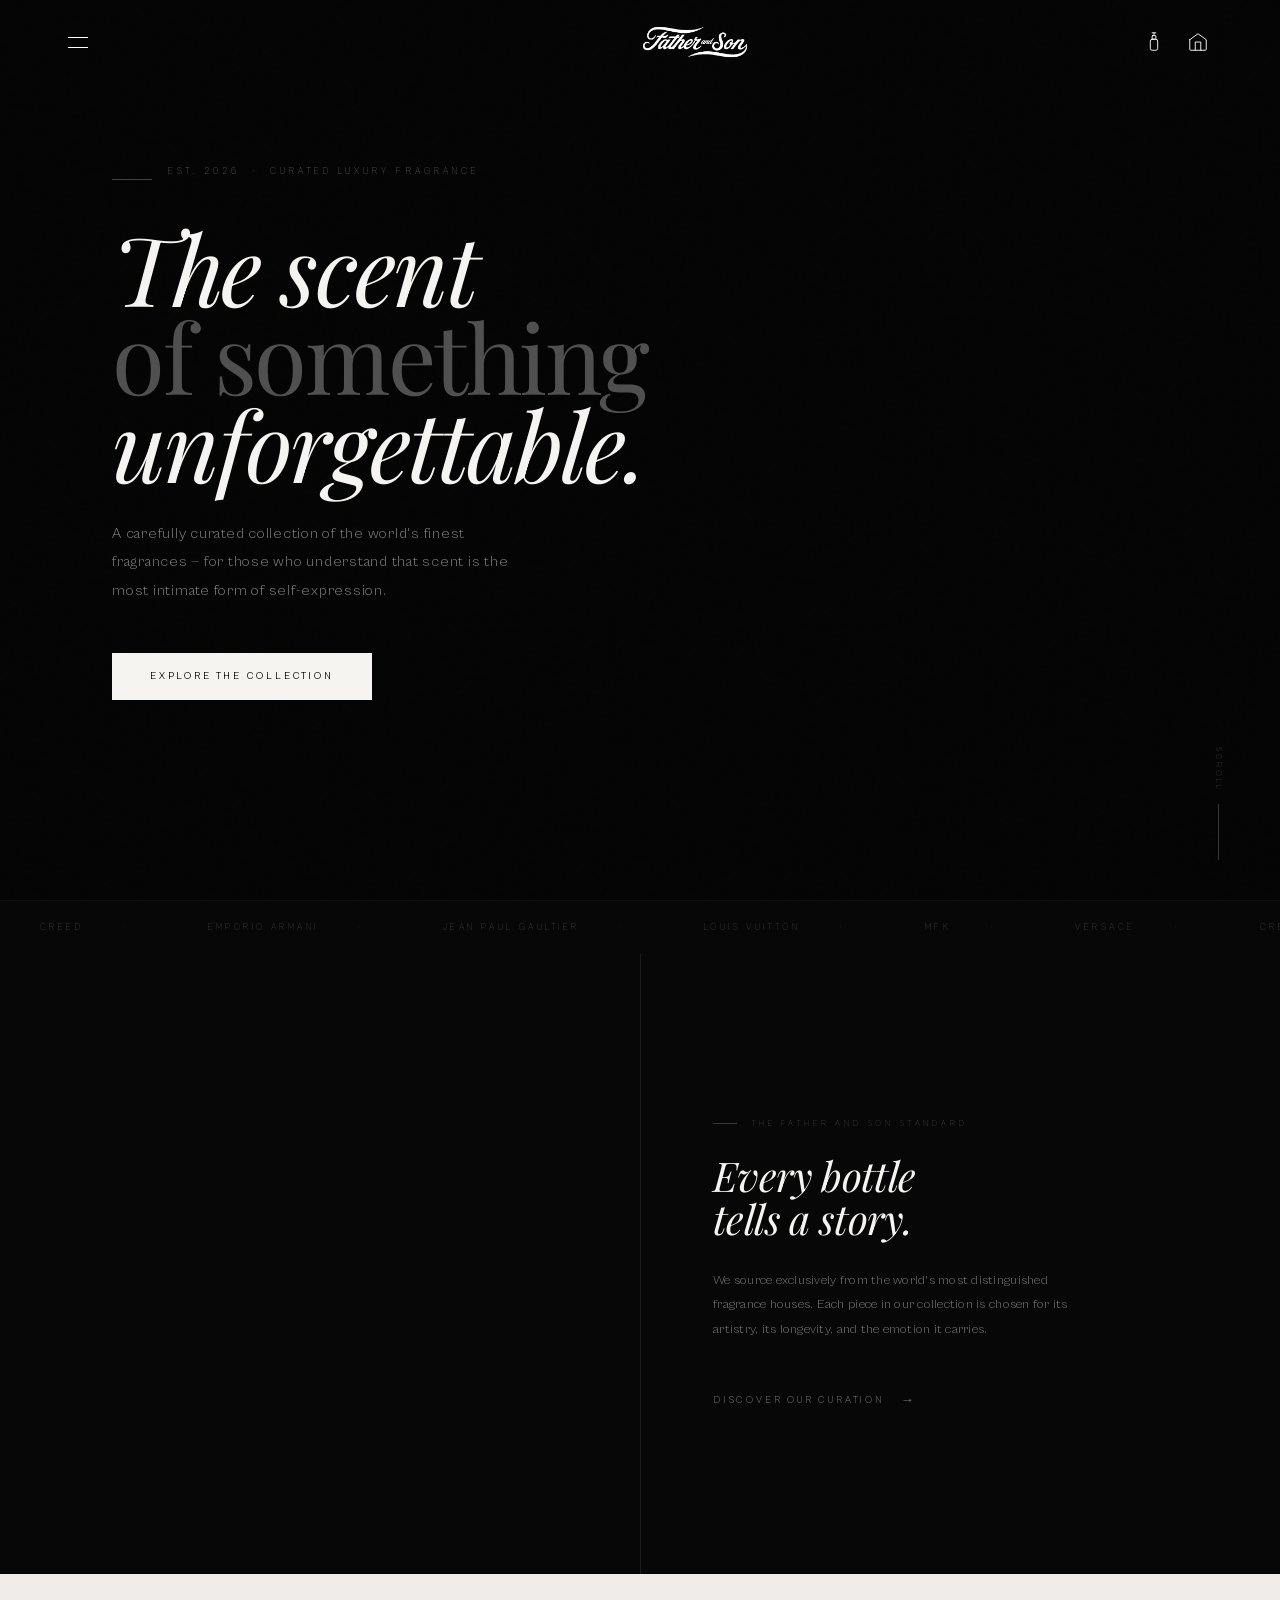
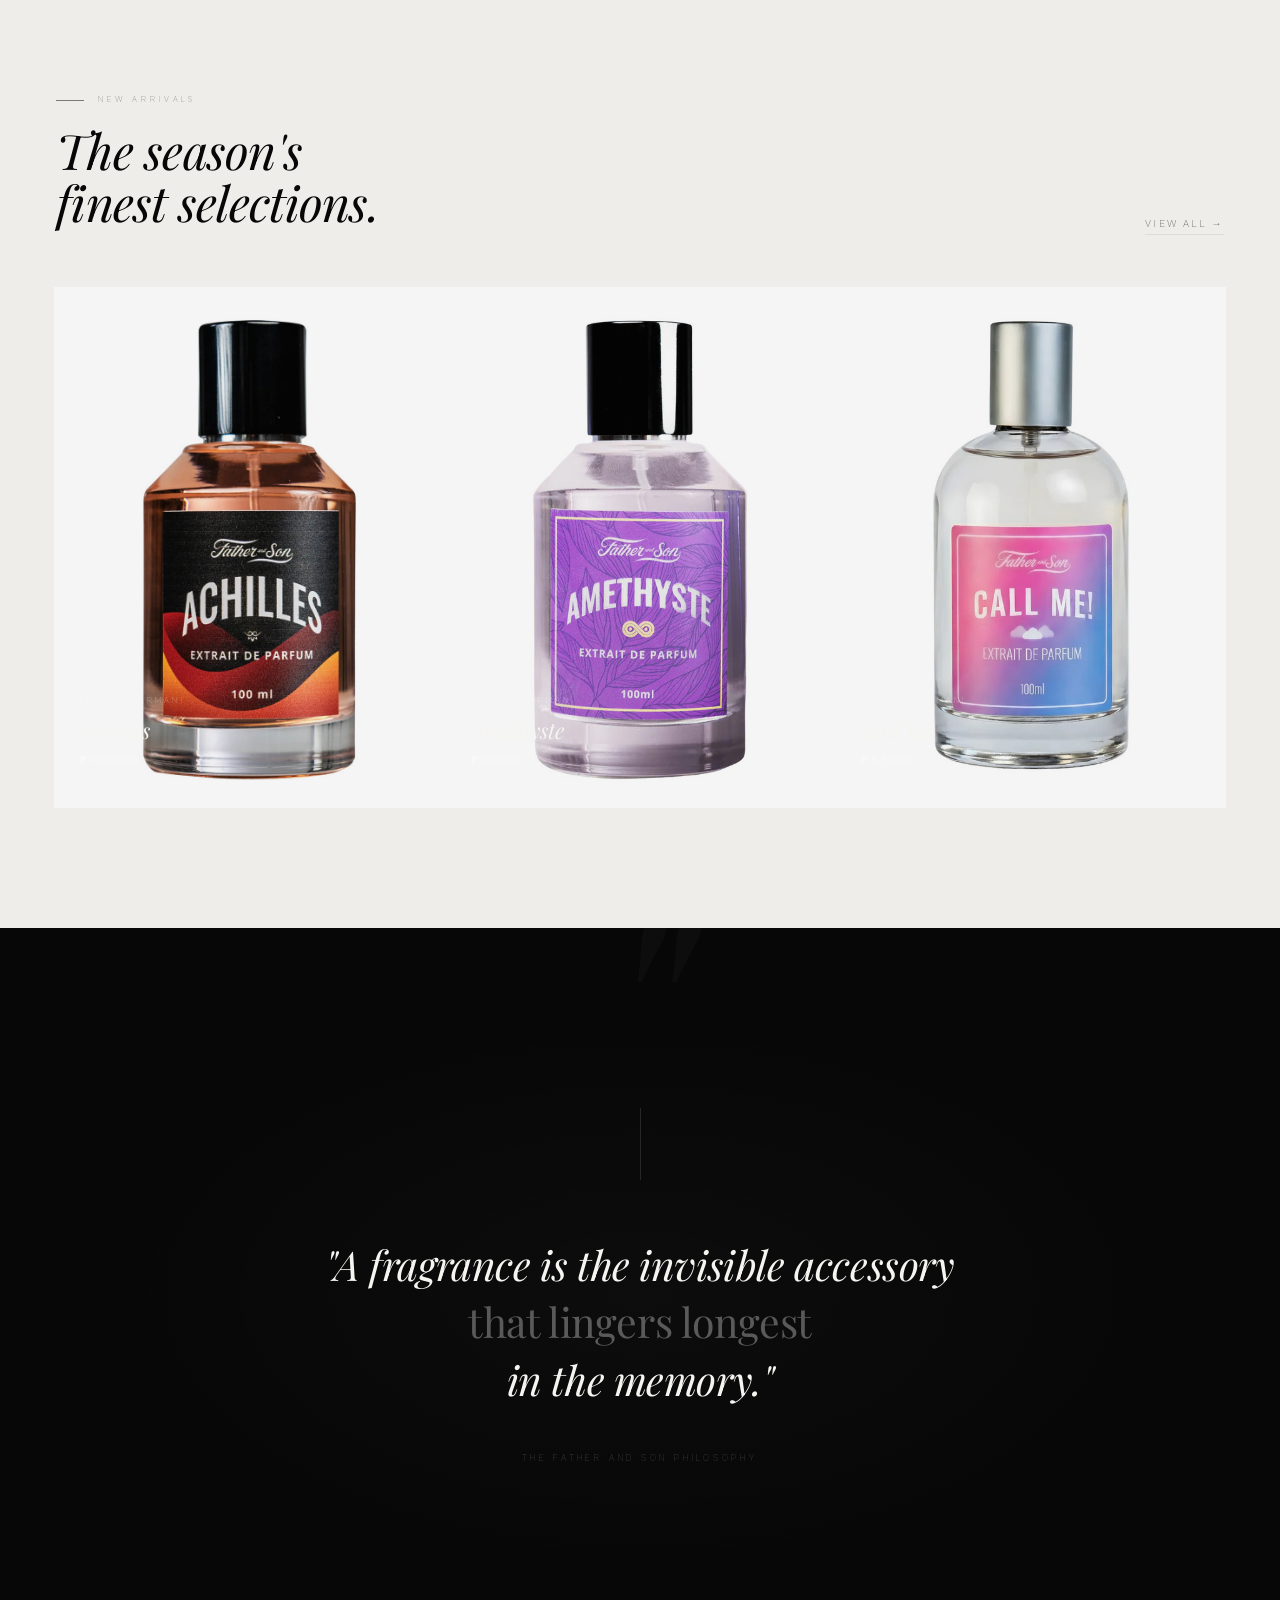
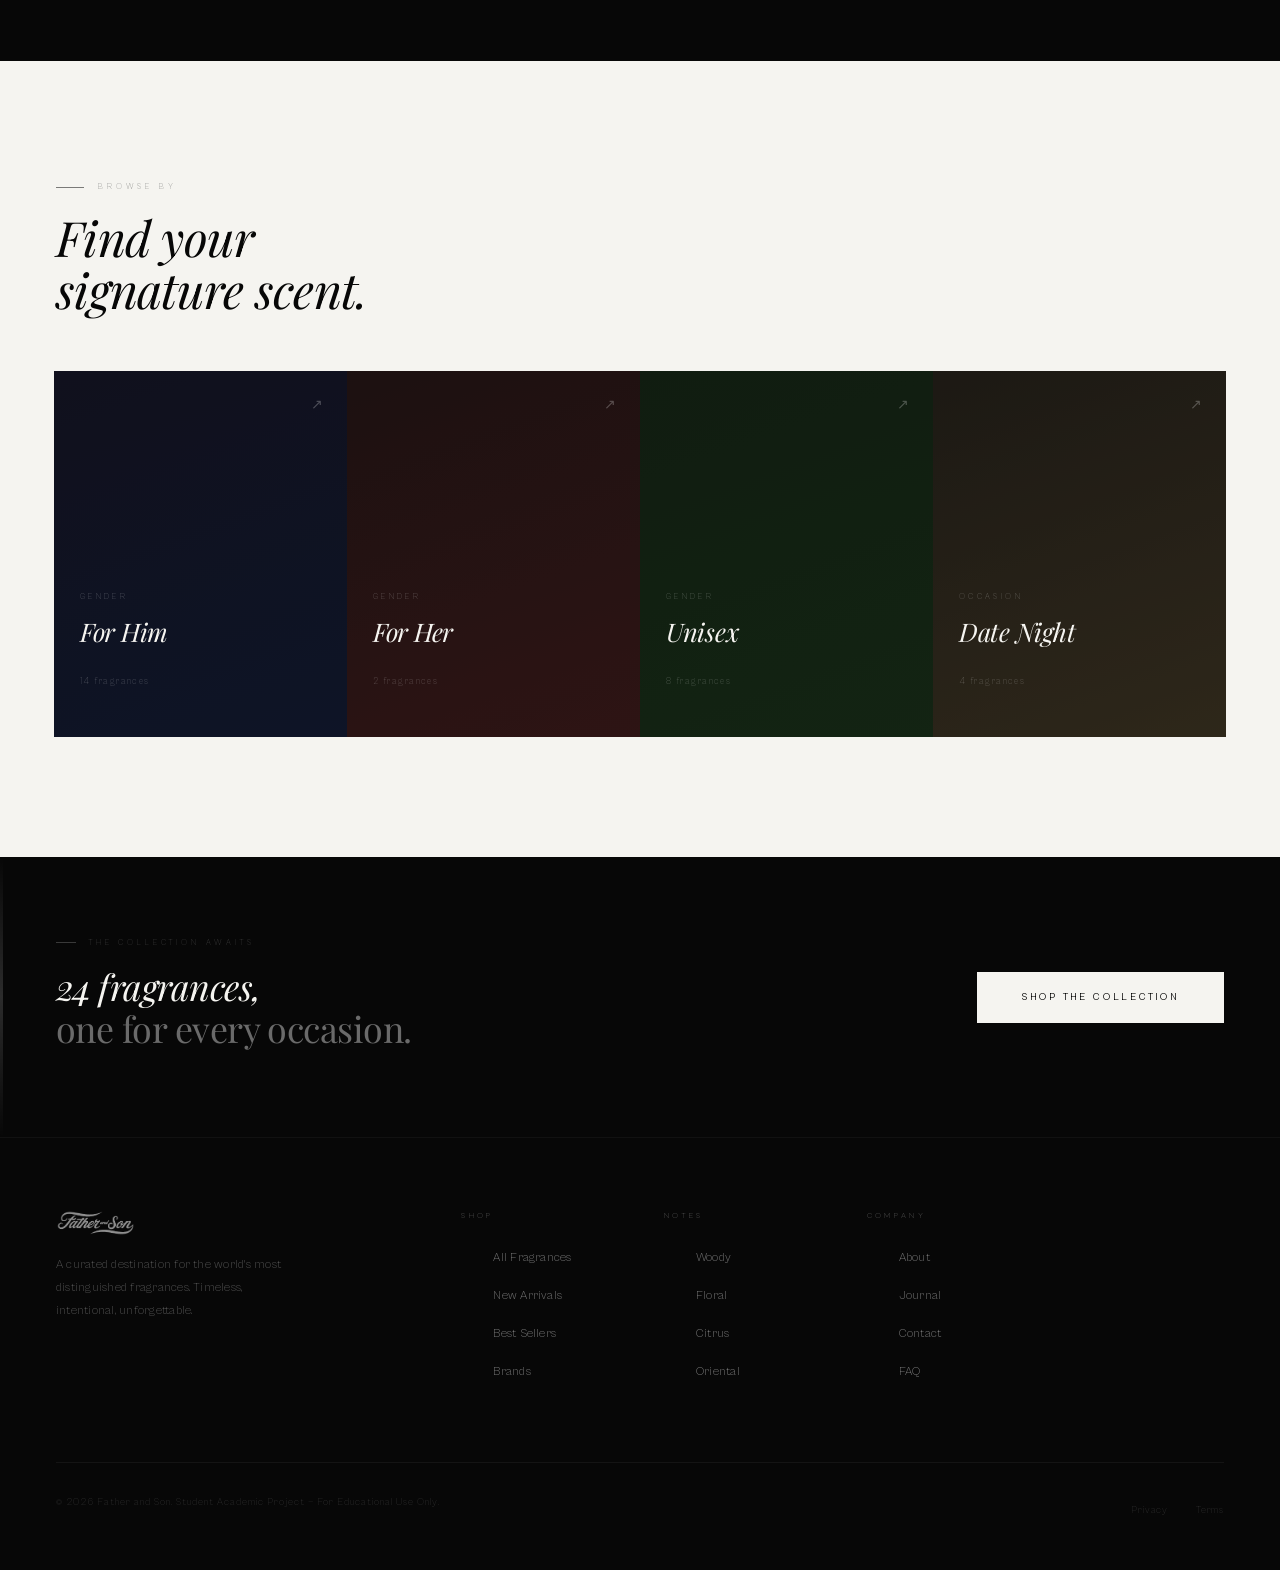
<file: landing_external.html>
<!DOCTYPE html>
<html lang="en">
<head>
<meta charset="UTF-8">
<meta name="viewport" content="width=device-width, initial-scale=1.0">
<title>Father and Son — Timeless Allure</title>
<link rel="icon" type="image/png" href="assets/logo-father-and-son.png">
<link rel="preconnect" href="https://fonts.googleapis.com">
<link rel="preconnect" href="https://fonts.gstatic.com" crossorigin>
<link href="https://fonts.googleapis.com/css2?family=Lora:ital,wght@0,400;0,500;1,400;1,500&amp;family=Playfair+Display:ital,wght@0,400;0,600;1,400;1,600&amp;display=swap" rel="stylesheet">
<link href="https://cdn.jsdelivr.net/npm/bootstrap@5.3.2/dist/css/bootstrap.min.css" rel="stylesheet">

  <link rel="stylesheet" href="landing.css">
</head>
<body>
<div class="page-veil" id="pageVeil"></div>

<!-- ── NAV ── -->
<nav class="navbar navbar-dark fixed-top" id="mainNav">
  <div class="container-fluid d-flex align-items-center justify-content-between">
    <div class="hamburger-wrap">
      <button class="hamburger-btn" id="hamburgerBtn" aria-label="Toggle menu" aria-expanded="false">
        <span></span><span></span>
      </button>
      <nav class="hamburger-menu" id="hamburgerMenu">
        <span class="hamburger-menu__label">Explore</span>
        <a href="home_external.html?shop=1">All Perfumes</a>
        <a href="home_external.html?shop=1&amp;group=brands">Brands</a>
        <a href="discover-more_external.html">Journal</a>
        <div class="hamburger-menu__divider"></div>
        <span class="hamburger-menu__label">Navigate</span>
        <a href="home_external.html">Homepage</a>
      </nav>
    </div>

    <div class="navbar__logo">
      <a href="landing_external.html"><img src="assets/logo-father-and-son.png" alt="Father and Son"></a>
    </div>

    <div class="navbar__icons d-flex align-items-center">
      <a class="nav-icon" href="home_external.html?shop=1" aria-label="Shop">
        <svg viewBox="0 0 24 24"><rect x="8" y="9" width="8" height="12" rx="2"/><rect x="10" y="5" width="4" height="4" rx="0.5"/><line x1="12" y1="2" x2="12" y2="5"/><line x1="10" y1="2" x2="14" y2="2"/></svg>
      </a>
      <a class="nav-icon" href="home_external.html" aria-label="Home">
        <svg viewBox="0 0 24 24"><path d="M3 9.5L12 3l9 6.5V20a1 1 0 0 1-1 1H4a1 1 0 0 1-1-1V9.5z"/><polyline points="9 21 9 12 15 12 15 21"/></svg>
      </a>
    </div>
  </div>
</nav>

<!-- ── HERO ── -->
<section class="hero">
  <video class="hero-video" src="assets/video-bg-MFK.mp4" autoplay muted loop playsinline></video>
  <div class="hero-overlay"></div>
  <div class="hero-grain"></div>
  <div class="hero-content">
    <div class="hero-rule-wrap">
      <div class="hero-rule"></div>
      <p class="hero-eyebrow">Est. 2026 &nbsp;·&nbsp; Curated Luxury Fragrance</p>
    </div>
    <h1 class="hero-title">
      The scent<br>
      <em>of something</em><br>
      unforgettable.
    </h1>
    <p class="hero-sub">A carefully curated collection of the world's finest fragrances — for those who understand that scent is the most intimate form of self-expression.</p>
    <div class="hero-actions">
      <a href="home_external.html" class="btn-primary" id="heroShop"><span>Explore the Collection</span></a>
    </div>
  </div>
  <div class="hero-scroll">
    <span>Scroll</span>
    <div class="hero-scroll-line"></div>
  </div>
</section>

<!-- ── MARQUEE ── -->
<div class="marquee-wrap">
  <div class="marquee-track">
          <span class="marquee-item">CREED</span>
          <span class="marquee-item">EMPORIO ARMANI</span>
          <span class="marquee-item">JEAN PAUL GAULTIER</span>
          <span class="marquee-item">LOUIS VUITTON</span>
          <span class="marquee-item">MFK</span>
          <span class="marquee-item">VERSACE</span>
          <span class="marquee-item">CREED</span>
          <span class="marquee-item">EMPORIO ARMANI</span>
          <span class="marquee-item">JEAN PAUL GAULTIER</span>
          <span class="marquee-item">LOUIS VUITTON</span>
          <span class="marquee-item">MFK</span>
          <span class="marquee-item">VERSACE</span>
      </div>
</div>

<!-- ── EDITORIAL ── -->
<div class="editorial row g-0">
  <div class="editorial-img col-md-6">
    <video src="assets/video-bg-LV1.mp4" autoplay muted loop playsinline style="position:absolute;inset:0;width:100%;height:100%;object-fit:cover;filter:brightness(.7);"></video>
  </div>
  <div class="editorial-body col-md-6">
    <p class="editorial-eyebrow reveal">The Father and Son Standard</p>
    <h2 class="editorial-title reveal">Every bottle<br>tells a story.</h2>
    <p class="editorial-text reveal">We source exclusively from the world's most distinguished fragrance houses. Each piece in our collection is chosen for its artistry, its longevity, and the emotion it carries.</p>
    <a href="home_external.html?shop=1" class="editorial-link reveal">Discover our curation</a>
  </div>
</div>

<!-- ── COLLECTION ── -->
<section class="collection">
  <div class="collection-header d-flex flex-wrap align-items-end justify-content-between">
    <div>
      <p class="section-eyebrow reveal">New Arrivals</p>
      <h2 class="section-title reveal">The season's<br><em>finest selections.</em></h2>
    </div>
    <a href="home_external.html?shop=1" class="collection-view-all reveal">View all →</a>
  </div>
  <div class="collection-grid row row-cols-1 row-cols-sm-2 row-cols-md-3 g-1">
                <a href="home_external.html" class="product-card reveal">
                  <img class="product-card-img" src="uploads/Achilles.jpg" alt="Achilles">
                <div class="product-card-overlay"></div>
        <div class="product-card-info">
                      <p class="product-card-brand">EMPORIO ARMANI</p>
                    <p class="product-card-name">Achilles</p>
          <p class="product-card-price">₱ 10,000.00</p>
        </div>
      </a>
            <a href="home_external.html" class="product-card reveal">
                  <img class="product-card-img" src="uploads/Amethyste.jpg" alt="Amethyste">
                <div class="product-card-overlay"></div>
        <div class="product-card-info">
                      <p class="product-card-brand">EMPORIO ARMANI</p>
                    <p class="product-card-name">Amethyste</p>
          <p class="product-card-price">₱ 9,000.00</p>
        </div>
      </a>
            <a href="home_external.html" class="product-card reveal">
                  <img class="product-card-img" src="uploads/Call%20Me.jpg" alt="Call Me">
                <div class="product-card-overlay"></div>
        <div class="product-card-info">
                      <p class="product-card-brand">EMPORIO ARMANI</p>
                    <p class="product-card-name">Call Me</p>
          <p class="product-card-price">₱ 8,500.00</p>
        </div>
      </a>
            </div>
</section>

<!-- ── MANIFESTO ── -->
<section class="manifesto">
  <h2 class="visually-hidden">The Father and Son Philosophy</h2>
  <div class="manifesto-inner">
    <div class="manifesto-line reveal"></div>
    <blockquote class="manifesto-quote reveal">
      "A fragrance is the invisible accessory<br>
      <em>that lingers longest</em><br>
      in the memory."
    </blockquote>
    <p class="manifesto-attr reveal">The Father and Son Philosophy</p>
  </div>
</section>

<!-- ── CATEGORIES ── -->
<section class="categories">
  <p class="section-eyebrow reveal">Browse by</p>
  <h2 class="section-title reveal">Find your<br><em>signature scent.</em></h2>
  <div class="categories-grid row row-cols-2 row-cols-md-4 g-1">

    <a href="home_external.html" class="cat-card reveal" data-category="for-him">
      <div class="cat-card-bg" style="background:linear-gradient(160deg,#1a1a2e,#16213e);"></div>
      <div class="cat-card-overlay"></div>
      <div class="cat-card-content">
        <p class="cat-card-label">Gender</p>
        <p class="cat-card-name">For Him</p>
        <p class="cat-card-count">14 fragrances</p>
      </div>
      <span class="cat-card-arrow">↗</span>
    </a>

    <a href="home_external.html" class="cat-card reveal" data-category="for-her">
      <div class="cat-card-bg" style="background:linear-gradient(160deg,#2d1b1b,#4a2020);"></div>
      <div class="cat-card-overlay"></div>
      <div class="cat-card-content">
        <p class="cat-card-label">Gender</p>
        <p class="cat-card-name">For Her</p>
        <p class="cat-card-count">2 fragrances</p>
      </div>
      <span class="cat-card-arrow">↗</span>
    </a>

    <a href="home_external.html" class="cat-card reveal" data-category="unisex">
      <div class="cat-card-bg" style="background:linear-gradient(160deg,#1a2d1a,#1e3a1e);"></div>
      <div class="cat-card-overlay"></div>
      <div class="cat-card-content">
        <p class="cat-card-label">Gender</p>
        <p class="cat-card-name">Unisex</p>
        <p class="cat-card-count">8 fragrances</p>
      </div>
      <span class="cat-card-arrow">↗</span>
    </a>

    <a href="home_external.html" class="cat-card reveal" data-category="date-night">
      <div class="cat-card-bg" style="background:linear-gradient(160deg,#2d2820,#4a3f2a);"></div>
      <div class="cat-card-overlay"></div>
      <div class="cat-card-content">
        <p class="cat-card-label">Occasion</p>
        <p class="cat-card-name">Date Night</p>
        <p class="cat-card-count">4 fragrances</p>
      </div>
      <span class="cat-card-arrow">↗</span>
    </a>

  </div>
</section>

<!-- ── CTA STRIP ── -->
<div class="strip reveal d-flex flex-wrap align-items-center justify-content-between">
  <div class="strip-text">
    <p class="strip-eyebrow">The Collection Awaits</p>
    <h2 class="strip-title">
              24 fragrances,<br><em>one for every occasion.</em>
          </h2>
  </div>
  <a href="home_external.html" class="strip-btn" id="stripShop"><span>Shop the Collection</span></a>
</div>

<!-- ── FOOTER ── -->
<footer>
  <div class="footer-top row g-4 g-lg-5">
    <div class="col-12 col-md-6 col-lg-4">
      <img src="assets/logo-father-and-son.png" alt="Father and Son" class="footer-logo">
      <p class="footer-brand-desc">A curated destination for the world's most distinguished fragrances. Timeless, intentional, unforgettable.</p>
    </div>
    <div class="col-6 col-md-3 col-lg-2">
      <p class="footer-col-title">Shop</p>
      <ul class="footer-col-links">
        <li><a href="home_external.html?shop=1">All Fragrances</a></li>
        <li><a href="home_external.html?shop=1">New Arrivals</a></li>
        <li><a href="home_external.html?shop=1">Best Sellers</a></li>
        <li><a href="home_external.html?shop=1&amp;group=brands">Brands</a></li>
      </ul>
    </div>
    <div class="col-6 col-md-3 col-lg-2">
      <p class="footer-col-title">Notes</p>
      <ul class="footer-col-links">
                <li><a href="home_external.html?shop=1&amp;group=profile&amp;cat=woody">Woody</a></li>
                <li><a href="home_external.html?shop=1&amp;group=profile&amp;cat=floral">Floral</a></li>
                <li><a href="home_external.html?shop=1&amp;group=profile&amp;cat=citrus">Citrus</a></li>
                <li><a href="home_external.html?shop=1&amp;group=profile&amp;cat=oriental">Oriental</a></li>
              </ul>
    </div>
    <div class="col-6 col-md-3 col-lg-2">
      <p class="footer-col-title">Company</p>
      <ul class="footer-col-links">
        <li><a href="#">About</a></li>
        <li><a href="#">Journal</a></li>
        <li><a href="#">Contact</a></li>
        <li><a href="#">FAQ</a></li>
      </ul>
    </div>
  </div>
  <div class="footer-bottom d-flex flex-wrap align-items-center justify-content-between">
    <p class="footer-copy">© 2026 Father and Son. Student Academic Project — For Educational Use Only.</p>
    <div class="footer-legal d-flex">
      <a href="#">Privacy</a>
      <a href="#">Terms</a>
    </div>
  </div>
</footer>

<script src="https://cdn.jsdelivr.net/npm/bootstrap@5.3.2/dist/js/bootstrap.bundle.min.js"></script>

  <script src="landing.js"></script>
</body>
</html>
</file>
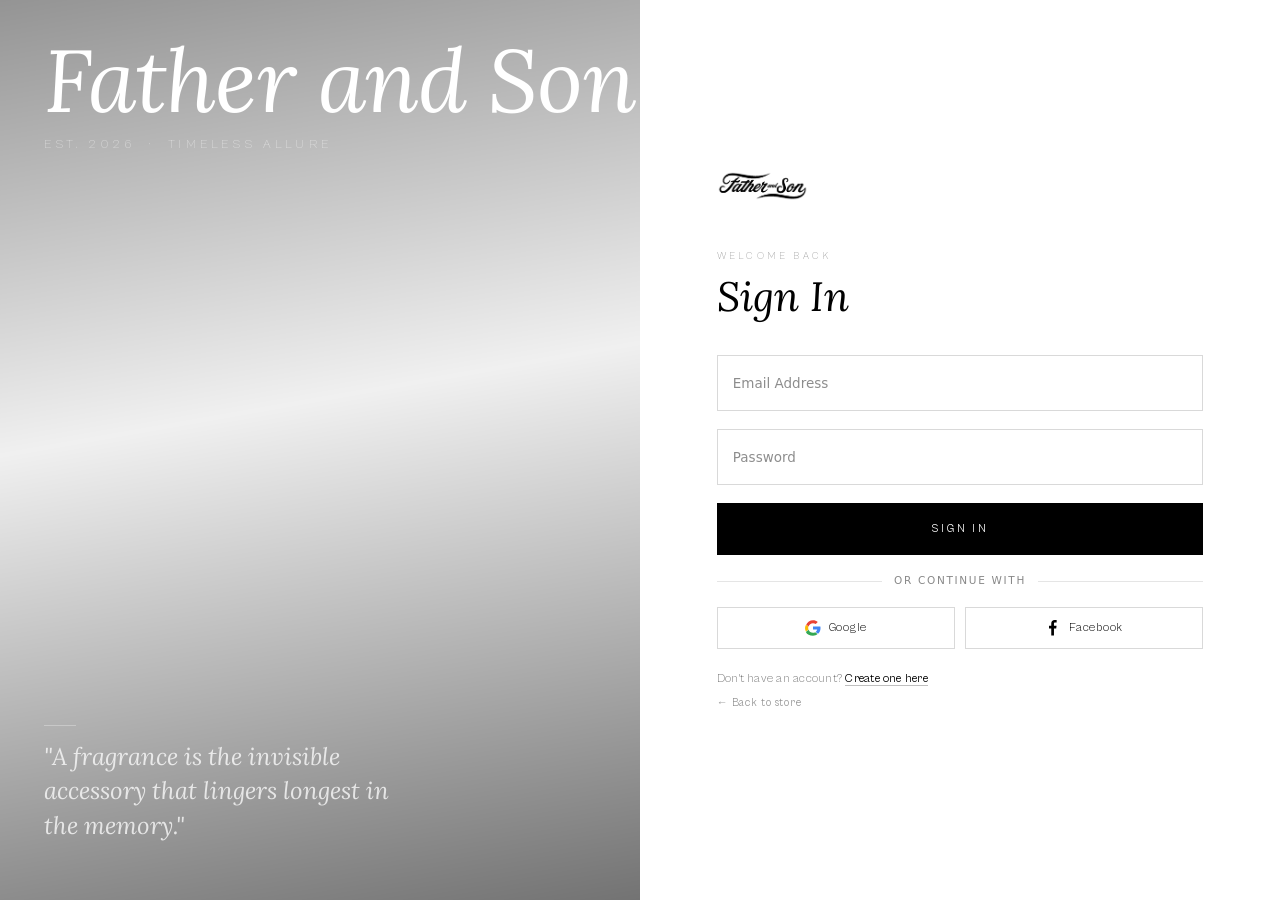
<file: login_external.html>
<!-- Static Bootstrap prototype page (no backend). Login is simulated client-side via
     localStorage (key "fas_user") since there is no PHP/database in this standalone
     version — see login.js for the mock-auth logic. -->
<!DOCTYPE html>
<html lang="en">
<head>
<meta charset="UTF-8">
<meta name="viewport" content="width=device-width, initial-scale=1.0">
<title>Sign In — Father and Son</title>
<link rel="icon" type="image/png" href="assets/logo-father-and-son.png">
<link rel="preconnect" href="https://fonts.googleapis.com">
<link rel="preconnect" href="https://fonts.gstatic.com" crossorigin>
<link href="https://fonts.googleapis.com/css2?family=Lora:ital,wght@0,400;0,500;1,400&amp;display=swap" rel="stylesheet">
<link href="https://cdn.jsdelivr.net/npm/bootstrap@5.3.2/dist/css/bootstrap.min.css" rel="stylesheet">
<link rel="stylesheet" href="login.css">
</head>
<body>
<div class="page-veil" id="pageVeil"></div>
<div class="page row g-0">

  <!-- ── LEFT POSTER ── -->
  <div class="poster col-md-6">
    <video class="poster__img" src="assets/video-bg-CHANEL.mp4" autoplay muted loop playsinline></video>
    <div class="poster__overlay"></div>
    <div class="poster__top">
      <div class="poster__brand">Father and Son</div>
      <div class="poster__tagline">Est. 2026 &nbsp;·&nbsp; Timeless Allure</div>
    </div>
    <div class="poster__bottom">
      <div class="poster__bottom-line"></div>
      <p class="poster__quote">"A fragrance is the invisible accessory that lingers longest in the memory."</p>
    </div>
  </div>

  <!-- ── RIGHT FORM ── -->
  <div class="form-panel col-md-6">
    <div class="form-logo">
      <img src="assets/logo-father-and-son.png" alt="Father and Son">
    </div>

    <p class="form-eyebrow">Welcome back</p>
    <h1 class="form-title">Sign In</h1>

    <div class="msg msg-error" id="formError" style="display:none;"></div>

    <form autocomplete="on" id="loginForm" novalidate>
      <div class="field">
        <input class="field-input"
               type="email" name="email" id="loginEmail"
               placeholder="Email"
               autocomplete="email">
        <label class="field-label" for="loginEmail">Email Address</label>
      </div>

      <div class="field">
        <input class="field-input"
               type="password" name="password" id="loginPassword"
               placeholder="Password"
               autocomplete="current-password">
        <label class="field-label" for="loginPassword">Password</label>
      </div>

      <div class="actions">
        <button class="btn-submit" type="submit">Sign In</button>

        <div class="divider"><span>or continue with</span></div>

        <div class="social-row">
          <a href="#" class="social-btn" id="googleBtn">
            <svg width="16" height="16" viewBox="0 0 48 48" xmlns="http://www.w3.org/2000/svg"><path fill="#EA4335" d="M24 9.5c3.14 0 5.95 1.08 8.17 2.85l6.08-6.08C34.5 3.03 29.57 1 24 1 14.82 1 7.01 6.48 3.69 14.26l7.1 5.52C12.46 13.38 17.77 9.5 24 9.5z"/><path fill="#4285F4" d="M46.52 24.5c0-1.64-.15-3.22-.42-4.75H24v9h12.7c-.55 2.96-2.2 5.47-4.68 7.15l7.18 5.58C43.36 37.27 46.52 31.35 46.52 24.5z"/><path fill="#FBBC05" d="M10.79 28.22A14.54 14.54 0 0 1 9.5 24c0-1.47.25-2.89.69-4.22l-7.1-5.52A23.93 23.93 0 0 0 0 24c0 3.87.93 7.52 2.56 10.74l8.23-6.52z"/><path fill="#34A853" d="M24 47c5.57 0 10.24-1.84 13.65-5l-7.18-5.58C28.73 37.67 26.47 38.5 24 38.5c-6.23 0-11.54-3.88-13.21-9.28l-8.23 6.52C6.01 43.52 14.42 47 24 47z"/></svg>
            Google
          </a>
          <a href="#" class="social-btn" id="facebookBtn">
            <img src="assets/Vector.svg" alt="Facebook">
            Facebook
          </a>
        </div>
      </div>
    </form>

    <p class="form-footer">
      Don't have an account? <a href="register_external.html" id="toRegister">Create one here</a><br>
      <a href="home_external.html" id="backToStore" style="margin-top:6px;display:inline-block;border:none;color:rgba(0,0,0,.4);font-size:11px;letter-spacing:.08em;">← Back to store</a>
    </p>
  </div>

</div>
<div class="toast-wrap" id="toastWrap" aria-live="polite"></div>
<script src="https://cdn.jsdelivr.net/npm/bootstrap@5.3.2/dist/js/bootstrap.bundle.min.js"></script>
<script src="login.js"></script>
</body>
</html>
</file>
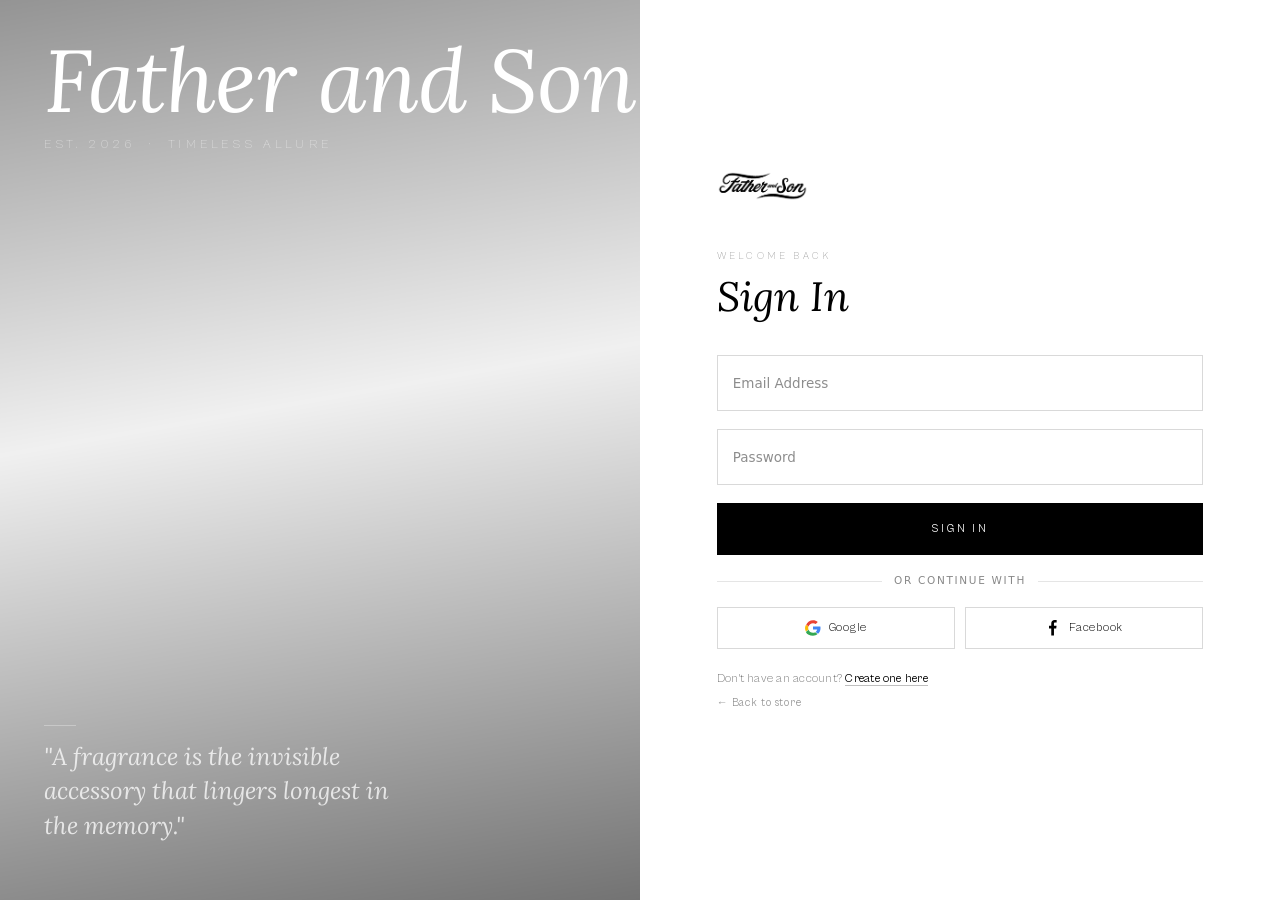
<file: order_history_external.html>
<!-- Static Bootstrap prototype page (no backend). Reads orders from the
     "fas_orders" localStorage key written by cart.js at checkout. Requires
     a mock sign-in ("fas_user") — same rule as the original PHP page. -->
<!DOCTYPE html>
<html lang="en">
<head>
<meta charset="UTF-8">
<meta name="viewport" content="width=device-width, initial-scale=1.0">
<title>Order History — Father and Son</title>
<link rel="icon" type="image/png" href="assets/logo-father-and-son.png">
<link rel="preconnect" href="https://fonts.googleapis.com">
<link rel="preconnect" href="https://fonts.gstatic.com" crossorigin>
<link href="https://fonts.googleapis.com/css2?family=Lora:ital,wght@0,400;0,500;1,400&amp;family=Playfair+Display:ital,wght@0,400;0,600&amp;display=swap" rel="stylesheet">
<link href="https://cdn.jsdelivr.net/npm/bootstrap@5.3.2/dist/css/bootstrap.min.css" rel="stylesheet">
<link rel="stylesheet" href="order_history.css">
</head>
<body>

<div class="announce"><span>100% Authentic &nbsp;·&nbsp; Free Shipping &nbsp;·&nbsp; Easy Returns</span></div>

<nav class="navbar" id="mainNav">
  <div class="navbar__left">
    <a href="home_external.html" class="back-link">
      <svg viewBox="0 0 24 24" fill="none" stroke="currentColor" stroke-width="1.5"><polyline points="15 18 9 12 15 6"/></svg>
      Home
    </a>
  </div>
  <div class="navbar__logo">
    <a href="home_external.html"><img src="assets/logo-father-and-son.png" alt="Father and Son"></a>
  </div>
  <div class="navbar__right">
    <a class="nav-icon cart-wrap" href="cart_external.html" aria-label="Cart">
      <svg viewBox="0 0 24 24" fill="none" stroke="currentColor" stroke-width="1.5"><circle cx="9" cy="21" r="1"/><circle cx="20" cy="21" r="1"/><path d="M1 1h4l2.68 13.39a2 2 0 0 0 2 1.61h9.72a2 2 0 0 0 2-1.61L23 6H6"/></svg>
      <span class="cart-badge" id="cartBadge"></span>
    </a>
    <div class="user-dd-wrap" id="userDdWrap" style="display:none;">
      <button class="nav-icon" id="userDdBtn" aria-label="Account" aria-expanded="false">
        <span id="ddAvatar" style="display:inline-flex;align-items:center;justify-content:center;width:22px;height:22px;border-radius:50%;background:#000;color:#fff;font-size:11px;">A</span>
      </button>
      <div class="user-dd-panel" id="userDdPanel" aria-hidden="true">
        <div class="dd-header">
          <div class="dd-avatar" id="ddAvatar2">A</div>
          <div class="dd-user-info">
            <span class="dd-user-name" id="ddUserName">—</span>
            <span class="dd-user-email" id="ddUserEmail">—</span>
          </div>
        </div>
        <div class="dd-body">
          <a class="dropdown-item" href="settings_external.html">Settings</a>
          <hr class="dropdown-divider">
          <a class="dropdown-item" href="order_history_external.html">My Orders</a>
          <hr class="dropdown-divider">
          <a class="dropdown-item text-danger" href="#" id="logoutBtn">Logout</a>
        </div>
      </div>
    </div>
  </div>
</nav>

<div class="c-page">
  <h1 class="s-title">Order History</h1>
  <div class="order-list" id="orderList"></div>
</div>

<!-- ════ CANCEL MODAL ════════════════════════════ -->
<div class="cancel-modal-backdrop" id="cancelModalBackdrop" role="dialog" aria-modal="true">
  <div class="cancel-modal" id="cancelModalBox">
    <div class="cancel-modal__icon">
      <svg viewBox="0 0 24 24" fill="none" stroke="currentColor" stroke-width="1.5"><path d="M3 6h18M8 6V4h8v2M19 6l-1 14H6L5 6"/><line x1="10" y1="11" x2="10" y2="17"/><line x1="14" y1="11" x2="14" y2="17"/></svg>
    </div>
    <p class="cancel-modal__title">Cancel this order?</p>
    <p class="cancel-modal__body">This action cannot be undone (demo only — no real order is affected).</p>
    <span class="cancel-modal__order" id="cancelModalOrderNum"></span>
    <div class="cancel-modal__actions">
      <button class="cancel-modal__btn-keep" id="cancelModalKeep">Keep Order</button>
      <button class="cancel-modal__btn-confirm" id="cancelModalConfirm">
        <span class="cancel-modal__btn-label">Yes, Cancel</span>
      </button>
    </div>
  </div>
</div>

<footer class="c-footer">
  <p>© 2026 Father and Son. Student Academic Project.</p>
</footer>

<div class="toast-wrap" id="toastWrap" aria-live="polite"></div>
<script src="https://cdn.jsdelivr.net/npm/bootstrap@5.3.2/dist/js/bootstrap.bundle.min.js"></script>
<script src="order_history.js"></script>
</body>
</html>
</file>
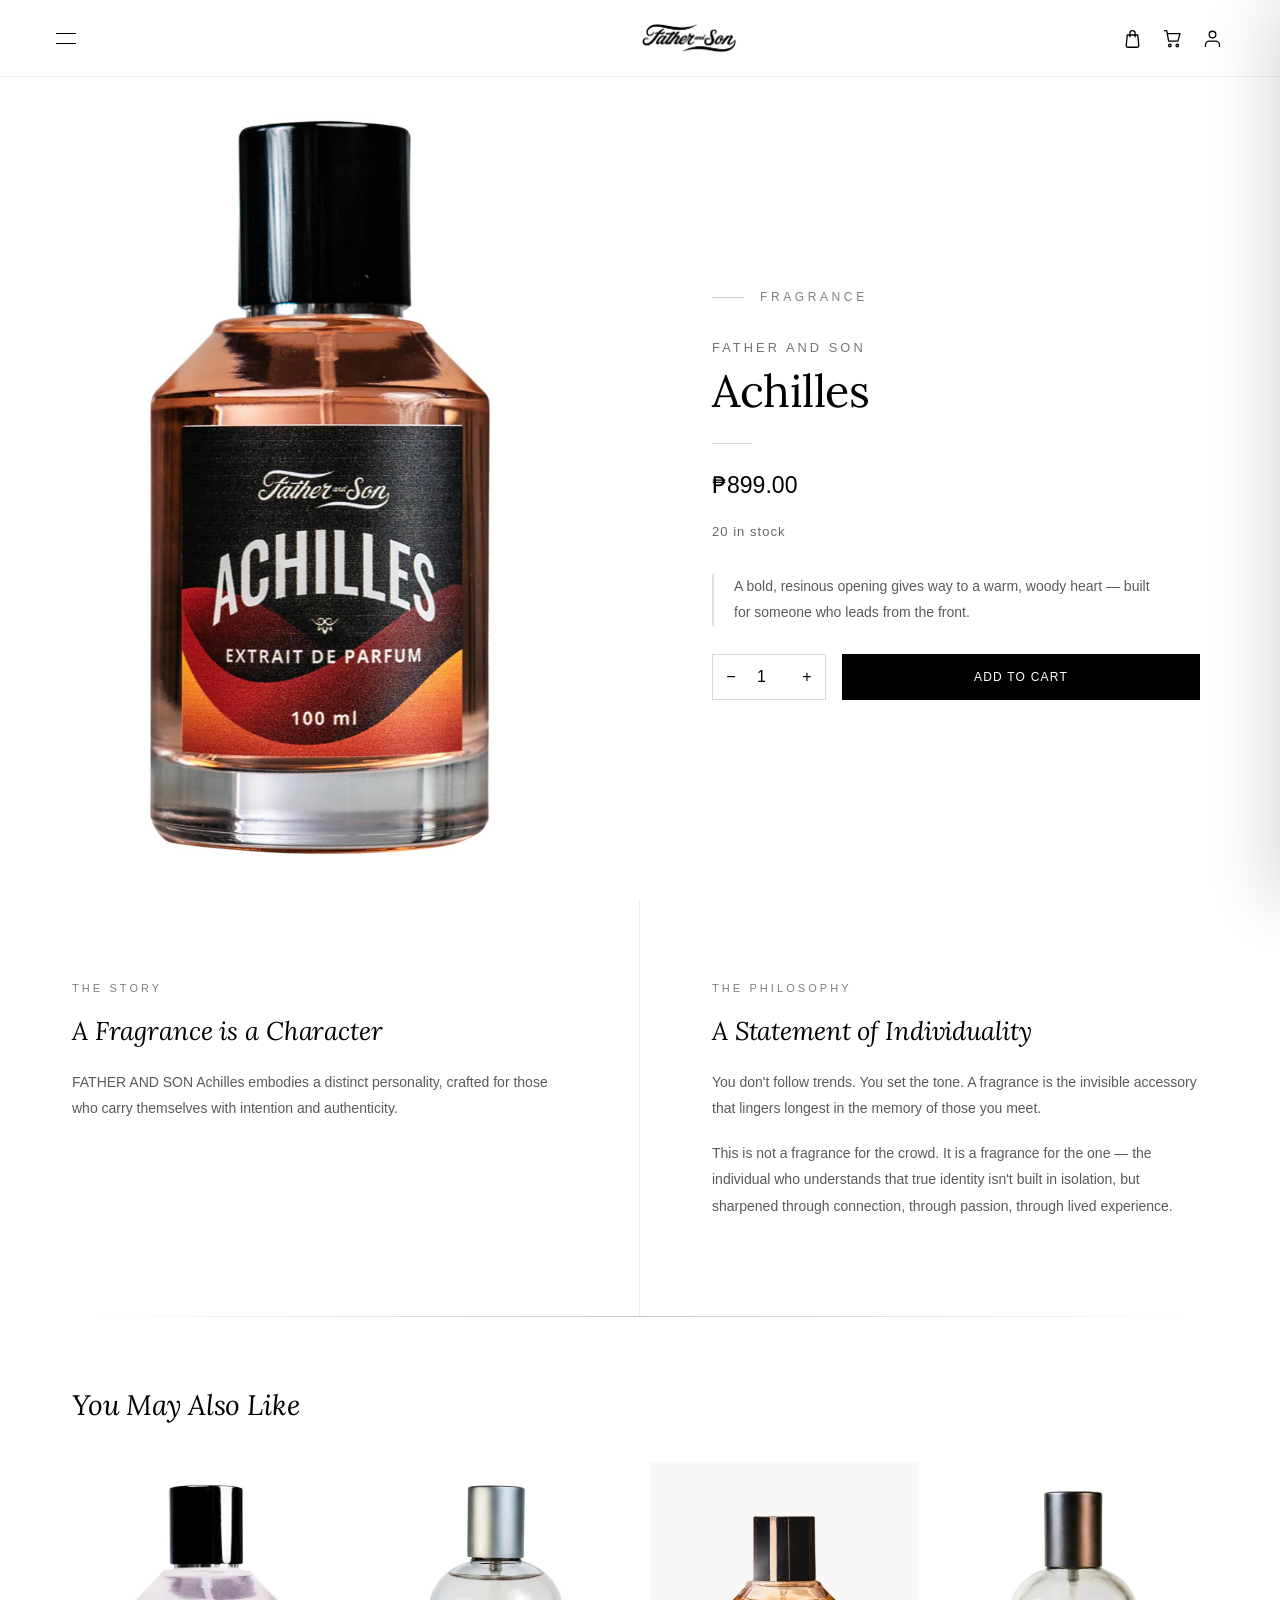
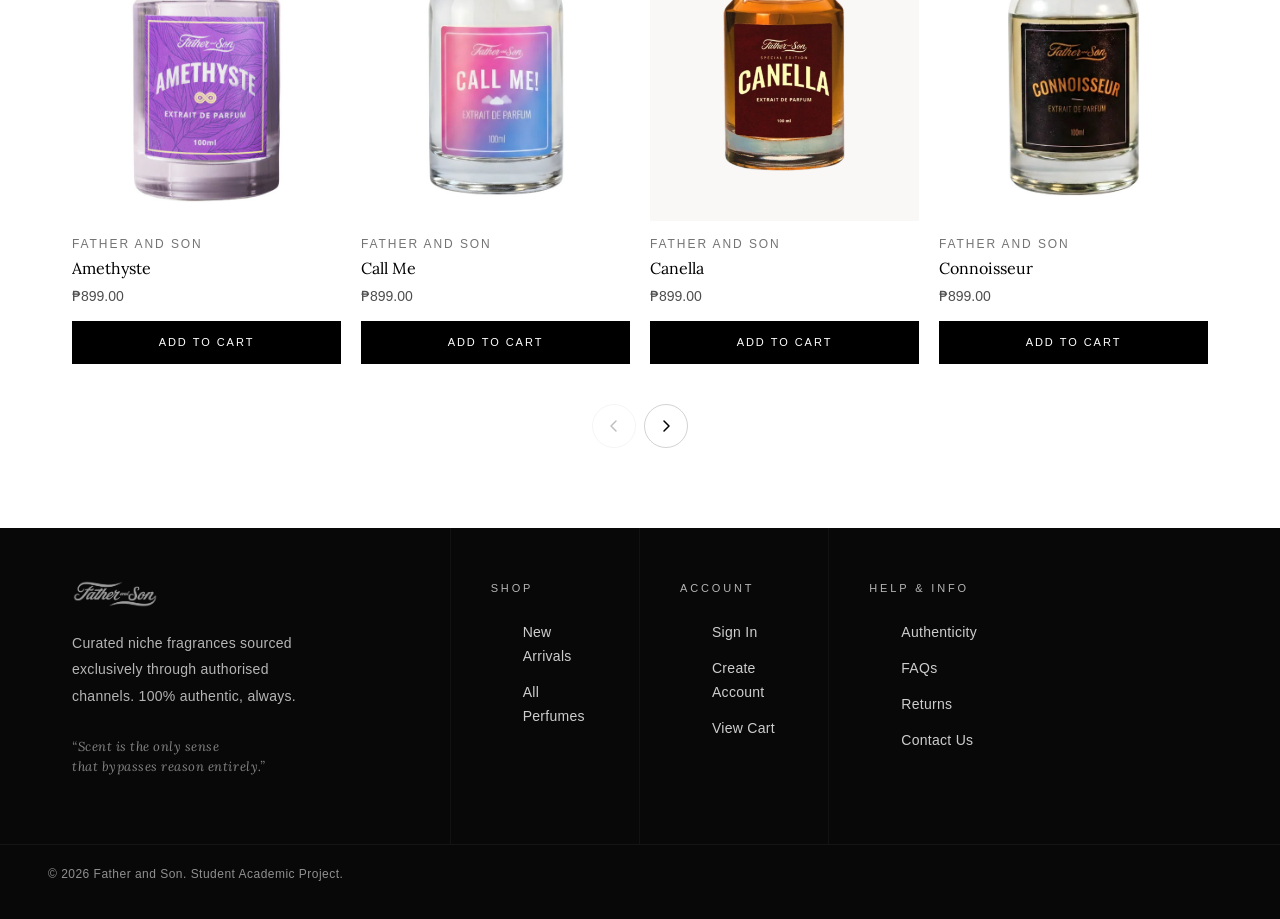
<file: product_external.html>
<!-- Static Bootstrap prototype page (no backend). Product data is embedded
     in product.js and picked by ?id= in the URL. Cart uses localStorage
     (shared "fas_cart" key with home.js) so it stays in sync across pages. -->
<!DOCTYPE html>
<html lang="en">
<head>
<meta charset="UTF-8">
<meta name="viewport" content="width=device-width, initial-scale=1.0">
<title>Father and Son</title>
<link rel="icon" type="image/png" href="assets/logo-father-and-son.png">
<link rel="preconnect" href="https://fonts.googleapis.com">
<link rel="preconnect" href="https://fonts.gstatic.com" crossorigin>
<link href="https://fonts.googleapis.com/css2?family=Lora:ital,wght@0,400;0,500;1,400&amp;family=Playfair+Display:ital,wght@0,400;0,600;1,400;1,600&amp;display=swap" rel="stylesheet">
<link href="https://cdn.jsdelivr.net/npm/bootstrap@5.3.2/dist/css/bootstrap.min.css" rel="stylesheet">
<link rel="stylesheet" href="product.css">
</head>
<body>

<!-- ── NAV ── -->
<nav class="navbar" id="mainNav">
  <div class="hamburger-wrap">
    <button class="hamburger-btn" id="hamburgerBtn" aria-label="Toggle menu" aria-expanded="false">
      <span></span><span></span>
    </button>
    <nav class="hamburger-menu" id="hamburgerMenu">
      <span class="hamburger-menu__label">Explore</span>
      <a href="home_external.html">All Perfumes</a>
      <a href="home_external.html#favorites">Customer Favorites</a>
      <div class="hamburger-menu__divider"></div>
      <span class="hamburger-menu__label">About</span>
      <a href="home_external.html#choose">Why Choose Us</a>
      <a href="home_external.html#testimonials">Client Stories</a>
    </nav>
  </div>

  <div class="navbar__logo">
    <a href="home_external.html"><img src="assets/logo-father-and-son.png" alt="Father and Son"></a>
  </div>

  <div class="navbar__icons">
    <a class="nav-icon" href="home_external.html" aria-label="Shop">
      <svg viewBox="0 0 24 24" fill="none" stroke="currentColor" stroke-linecap="round" stroke-linejoin="round"><path d="M6 8h12l1.2 12.2a1.8 1.8 0 0 1-1.8 1.8H6.6a1.8 1.8 0 0 1-1.8-1.8L6 8z"/><path d="M9 10V6a3 3 0 0 1 6 0v4"/></svg>
    </a>
    <button class="nav-icon cart-wrap" id="cartSidebarToggle" aria-label="Open cart">
      <svg viewBox="0 0 24 24" fill="none" stroke="currentColor" stroke-linecap="round" stroke-linejoin="round"><circle cx="9" cy="20" r="1.4"/><circle cx="17.5" cy="20" r="1.4"/><path d="M3 3h2.4l2.2 12h10.6l2.3-8.5H6"/></svg>
      <span class="cart-badge" id="cartBadge"></span>
    </button>
    <a class="nav-icon" id="navLoginLink" href="login_external.html" aria-label="Login">
      <svg viewBox="0 0 24 24" fill="none" stroke="currentColor" stroke-linecap="round" stroke-linejoin="round"><path d="M20 21v-1.5a4.5 4.5 0 0 0-4.5-4.5h-7A4.5 4.5 0 0 0 4 19.5V21"/><circle cx="12" cy="7.5" r="3.8"/></svg>
    </a>
    <div class="user-dd-wrap" id="userDdWrap" style="display:none;">
      <button class="nav-icon" id="userDdBtn" aria-label="Account" aria-expanded="false">
        <span id="ddAvatar" style="display:inline-flex;align-items:center;justify-content:center;width:24px;height:24px;border-radius:50%;background:#000;color:#fff;font-size:11px;">A</span>
      </button>
      <div class="user-dd-panel" id="userDdPanel" aria-hidden="true">
        <div class="dd-header">
          <div class="dd-avatar" id="ddAvatar">A</div>
          <div class="dd-user-info">
            <span class="dd-user-name" id="ddUserName">—</span>
            <span class="dd-user-email" id="ddUserEmail">—</span>
          </div>
        </div>
        <div class="dd-body">
          <a class="dropdown-item" href="settings_external.html">Settings</a>
          <a class="dropdown-item" href="order_history_external.html">My Orders</a>
          <div class="dropdown-divider"></div>
          <a class="dropdown-item text-danger" href="#" id="logoutBtn">Log Out</a>
        </div>
      </div>
    </div>
  </div>
</nav>

<!-- ════ CART SIDEBAR ════════════════════════════ -->
<div class="cart-overlay" id="cartOverlay"></div>
<aside class="cart-sidebar" id="cartSidebar" aria-label="Shopping cart">
  <div class="cart-sidebar__head">
    <div class="cart-sidebar__title-wrap">
      <span class="cart-sidebar__title">Your Cart</span>
      <span class="cart-sidebar__count" id="cartSidebarCount"></span>
    </div>
    <button class="cart-sidebar__close" id="cartSidebarClose" aria-label="Close">&#x2715;</button>
  </div>
  <div class="cart-sidebar__body" id="cartSidebarBody">
    <div class="cart-empty">
      <div class="cart-empty__icon">&#128722;</div>
      <p class="cart-empty__text">Your cart is empty</p>
      <p class="cart-empty__sub">Add something beautiful to get started.</p>
    </div>
  </div>
  <div class="cart-sidebar__foot" id="cartSidebarFoot" style="display:none;">
    <div class="cart-sidebar__subtotal">
      <span class="cart-sidebar__subtotal-label">Subtotal</span>
      <span class="cart-sidebar__subtotal-val" id="cartSidebarSubtotal">₱0.00</span>
    </div>
    <a href="cart_external.html" class="cart-sidebar__cta">View Full Cart &amp; Checkout →</a>
    <button class="cart-sidebar__continue" id="cartSidebarContinue">Continue Shopping</button>
  </div>
</aside>

<!-- ════ HERO ════════════════════════════════════ -->
<section class="hero row g-0">
  <div class="hero__img-side col-md-6">
    <img id="heroImg" src="[data-uri]" alt="">
  </div>
  <div class="hero__info col-md-6">
    <div class="hero__eyebrow-wrap">
      <span class="hero__eyebrow-line"></span>
      <span class="hero__eyebrow">Fragrance</span>
    </div>
    <span class="hero__brand" id="heroBrand"></span>
    <h1 class="hero__name" id="heroName"></h1>
    <div class="hero__rule"></div>
    <p class="hero__price" id="heroPrice"></p>
    <p class="hero__stock" id="heroStock"></p>
    <p class="hero__desc" id="heroDesc"></p>

    <div class="hero__actions" style="display:flex;align-items:center;gap:16px;">
      <div class="qty-stepper" style="display:flex;align-items:center;border:1px solid rgba(0,0,0,.15);">
        <button type="button" onclick="changeQty(this,-1)" style="width:36px;height:44px;background:none;border:none;cursor:pointer;">−</button>
        <input id="qtyInput" type="number" value="1" min="1" max="20" style="width:40px;text-align:center;border:none;">
        <button type="button" onclick="changeQty(this,1)" style="width:36px;height:44px;background:none;border:none;cursor:pointer;">+</button>
      </div>
      <button class="btn-submit" id="addToCartBtn" style="flex:1;padding:14px 24px;background:#000;color:#fff;border:none;letter-spacing:.1em;text-transform:uppercase;font-size:12px;cursor:pointer;">
        <span>Add to Cart</span>
      </button>
    </div>
  </div>
</section>

<!-- ════ CONCEPT ═════════════════════════════════ -->
<section class="concept row g-0">
  <div class="col-md-6">
    <span class="concept__eyebrow">The Story</span>
    <h3 class="concept__title">A Fragrance is a Character</h3>
    <div class="concept__body">
      <p id="conceptText"></p>
    </div>
  </div>
  <div class="col-md-6">
    <span class="concept__eyebrow">The Philosophy</span>
    <h3 class="concept__title">A Statement of Individuality</h3>
    <div class="concept__body">
      <p>You don't follow trends. You set the tone. A fragrance is the invisible accessory that lingers longest in the memory of those you meet.</p>
      <p>This is not a fragrance for the crowd. It is a fragrance for the one — the individual who understands that true identity isn't built in isolation, but sharpened through connection, through passion, through lived experience.</p>
    </div>
  </div>
</section>

<div class="section-divider"></div>

<!-- ════ YOU MAY ALSO LIKE ═══════════════════════ -->
<section class="also-like" style="padding-top:72px;">
  <h3 class="also-like__heading">You May Also Like</h3>
  <div class="carousel">
    <div class="carousel__track-wrap">
      <div class="carousel__track" id="carouselTrack"></div>
    </div>
    <div class="carousel__nav">
      <button class="carousel__arrow" id="prevBtn" aria-label="Previous" disabled><svg viewBox="0 0 16 16" width="16" height="16" fill="none" stroke="currentColor" stroke-width="1.5" stroke-linecap="round" stroke-linejoin="round"><polyline points="10 3 5 8 10 13"/></svg></button>
      <button class="carousel__arrow" id="nextBtn" aria-label="Next"><svg viewBox="0 0 16 16" width="16" height="16" fill="none" stroke="currentColor" stroke-width="1.5" stroke-linecap="round" stroke-linejoin="round"><polyline points="6 3 11 8 6 13"/></svg></button>
    </div>
  </div>
</section>

<!-- ════ FOOTER ══════════════════════════════════ -->
<footer class="footer">
  <div class="footer__body row g-0">
    <div class="footer__col col-12 col-md-6 col-lg-4">
      <img class="footer__brand-logo" src="assets/logo-father-and-son.png" alt="Father and Son">
      <p class="footer__brand-desc">Curated niche fragrances sourced exclusively through authorised channels. 100% authentic, always.</p>
      <p class="footer__brand-tagline">&ldquo;Scent is the only sense<br>that bypasses reason entirely.&rdquo;</p>
    </div>
    <div class="footer__col col-6 col-md-3 col-lg-2">
      <p class="footer__col-title">Shop</p>
      <ul class="footer__links">
        <li><a href="home_external.html">New Arrivals</a></li>
        <li><a href="home_external.html">All Perfumes</a></li>
      </ul>
    </div>
    <div class="footer__col col-6 col-md-3 col-lg-2">
      <p class="footer__col-title">Account</p>
      <ul class="footer__links">
        <li><a href="login_external.html">Sign In</a></li>
        <li><a href="register_external.html">Create Account</a></li>
        <li><a href="cart_external.html">View Cart</a></li>
      </ul>
    </div>
    <div class="footer__col col-6 col-md-3 col-lg-2">
      <p class="footer__col-title">Help &amp; Info</p>
      <ul class="footer__links">
        <li><a href="authenticity_external.html">Authenticity</a></li>
        <li><a href="faqs_external.html">FAQs</a></li>
        <li><a href="returns_external.html">Returns</a></li>
        <li><a href="contact-us_external.html">Contact Us</a></li>
      </ul>
    </div>
  </div>
  <div class="footer__bottom" style="display:flex;justify-content:space-between;align-items:center;padding:20px 48px;flex-wrap:wrap;gap:12px;">
    <p class="footer__copyright">© 2026 Father and Son. Student Academic Project.</p>
  </div>
</footer>

<div class="toast-wrap" id="toastWrap" aria-live="polite"></div>

<script src="https://cdn.jsdelivr.net/npm/bootstrap@5.3.2/dist/js/bootstrap.bundle.min.js"></script>
<script src="product.js"></script>
<script>
  // Hamburger + login-dropdown wiring (lightweight — mirrors home.js's version)
  (function() {
    const btn = document.getElementById('hamburgerBtn');
    const menu = document.getElementById('hamburgerMenu');
    if (btn && menu) {
      btn.addEventListener('click', () => {
        const open = menu.classList.toggle('open');
        btn.setAttribute('aria-expanded', open ? 'true' : 'false');
      });
    }
    const ddBtn = document.getElementById('userDdBtn');
    const ddPanel = document.getElementById('userDdPanel');
    if (ddBtn && ddPanel) {
      ddBtn.addEventListener('click', (e) => { e.stopPropagation(); ddPanel.classList.toggle('open'); });
      document.addEventListener('click', () => ddPanel.classList.remove('open'));
    }
    document.getElementById('logoutBtn')?.addEventListener('click', (e) => {
      e.preventDefault();
      localStorage.removeItem('fas_user');
      window.location.reload();
    });
  })();
</script>
</body>
</html>
</file>
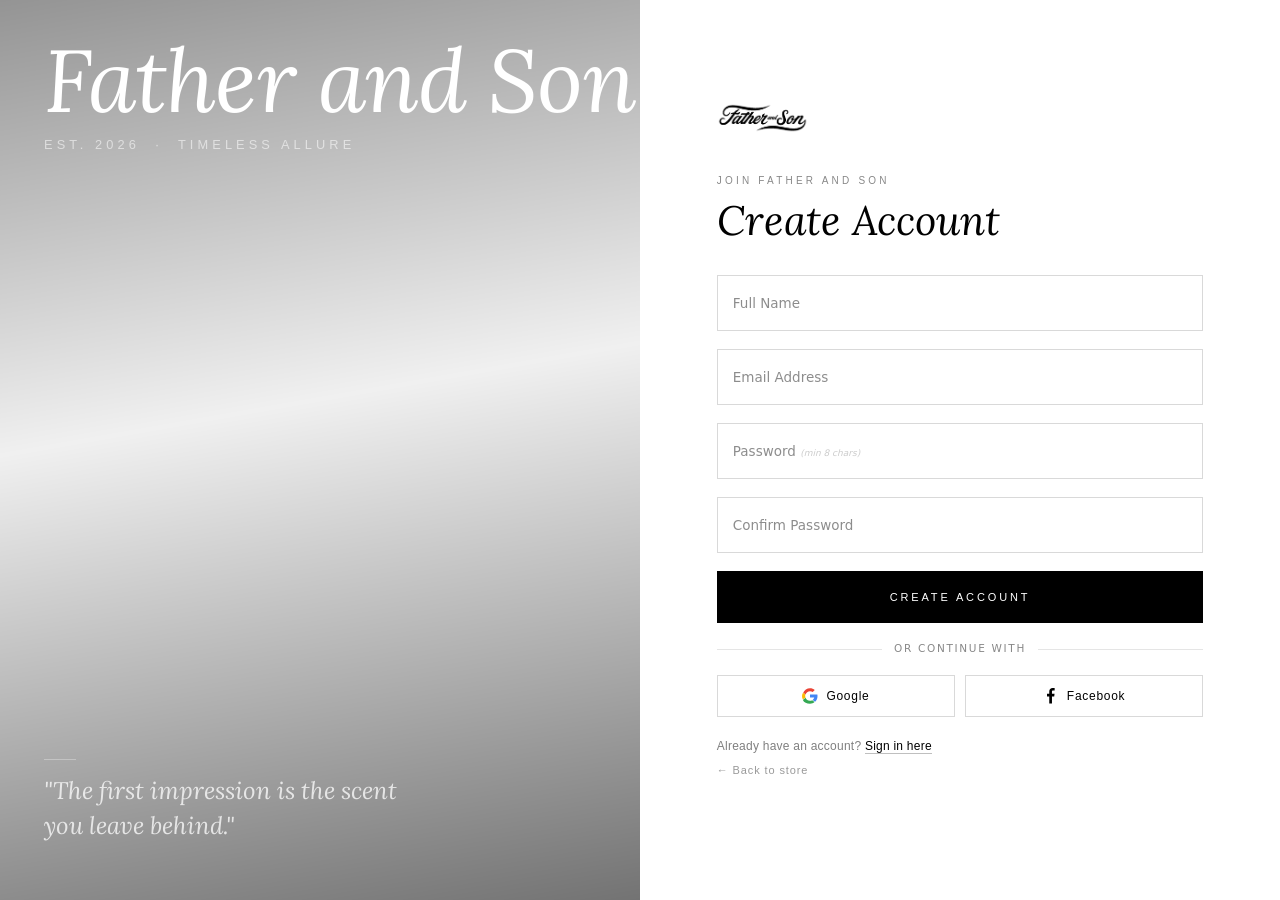
<file: register_external.html>
<!-- Static Bootstrap prototype page (no backend). Registration is simulated
     client-side via localStorage since there is no PHP/database here —
     see register.js. -->
<!DOCTYPE html>
<html lang="en">
<head>
<meta charset="UTF-8">
<meta name="viewport" content="width=device-width, initial-scale=1.0">
<title>Create Account — Father and Son</title>
<link rel="icon" type="image/png" href="assets/logo-father-and-son.png">
<link rel="preconnect" href="https://fonts.googleapis.com">
<link rel="preconnect" href="https://fonts.gstatic.com" crossorigin>
<link href="https://fonts.googleapis.com/css2?family=Lora:ital,wght@0,400;0,500;1,400&amp;display=swap" rel="stylesheet">
<link href="https://cdn.jsdelivr.net/npm/bootstrap@5.3.2/dist/css/bootstrap.min.css" rel="stylesheet">
<link rel="stylesheet" href="register.css">
</head>
<body>
<div class="page-veil" id="pageVeil"></div>
<div class="page row g-0">

  <!-- ── LEFT POSTER ── -->
  <div class="poster col-md-6">
    <video class="poster__img" src="assets/video-bg-LV1.mp4" autoplay muted loop playsinline></video>
    <div class="poster__overlay"></div>
    <div class="poster__top">
      <div class="poster__brand">Father and Son</div>
      <div class="poster__tagline">Est. 2026 &nbsp;·&nbsp; Timeless Allure</div>
    </div>
    <div class="poster__bottom">
      <div class="poster__bottom-line"></div>
      <p class="poster__quote">"The first impression is the scent you leave behind."</p>
    </div>
  </div>

  <!-- ── RIGHT FORM ── -->
  <div class="form-panel col-md-6">
    <div class="form-logo">
      <img src="assets/logo-father-and-son.png" alt="Father and Son">
    </div>

    <p class="form-eyebrow">Join Father and Son</p>
    <h1 class="form-title">Create Account</h1>

    <form autocomplete="on" id="registerForm" novalidate>

      <div class="field">
        <input class="field-input" type="text" name="fullname" id="regFullname" placeholder="Full Name" autocomplete="name">
        <label class="field-label" for="regFullname">Full Name</label>
      </div>

      <div class="field">
        <input class="field-input" type="email" name="email" id="regEmail" placeholder="Email" autocomplete="email">
        <label class="field-label" for="regEmail">Email Address</label>
      </div>

      <div class="field">
        <input class="field-input" type="password" name="password" id="regPassword" placeholder="Password" autocomplete="new-password">
        <label class="field-label" for="regPassword">Password <span style="font-size:9px;opacity:.45;font-style:italic;">(min 8 chars)</span></label>
      </div>

      <div class="field">
        <input class="field-input" type="password" name="confirm_password" id="regConfirmPassword" placeholder="Confirm Password" autocomplete="new-password">
        <label class="field-label" for="regConfirmPassword">Confirm Password</label>
      </div>

      <div class="actions">
        <button class="btn-submit" type="submit">Create Account</button>

        <div class="divider"><span>or continue with</span></div>

        <div class="social-row">
          <a href="#" class="social-btn" id="googleBtn">
            <svg width="16" height="16" viewBox="0 0 48 48" xmlns="http://www.w3.org/2000/svg"><path fill="#EA4335" d="M24 9.5c3.14 0 5.95 1.08 8.17 2.85l6.08-6.08C34.5 3.03 29.57 1 24 1 14.82 1 7.01 6.48 3.69 14.26l7.1 5.52C12.46 13.38 17.77 9.5 24 9.5z"/><path fill="#4285F4" d="M46.52 24.5c0-1.64-.15-3.22-.42-4.75H24v9h12.7c-.55 2.96-2.2 5.47-4.68 7.15l7.18 5.58C43.36 37.27 46.52 31.35 46.52 24.5z"/><path fill="#FBBC05" d="M10.79 28.22A14.54 14.54 0 0 1 9.5 24c0-1.47.25-2.89.69-4.22l-7.1-5.52A23.93 23.93 0 0 0 0 24c0 3.87.93 7.52 2.56 10.74l8.23-6.52z"/><path fill="#34A853" d="M24 47c5.57 0 10.24-1.84 13.65-5l-7.18-5.58C28.73 37.67 26.47 38.5 24 38.5c-6.23 0-11.54-3.88-13.21-9.28l-8.23 6.52C6.01 43.52 14.42 47 24 47z"/></svg>
            Google
          </a>
          <a href="#" class="social-btn" id="facebookBtn">
            <img src="assets/Vector.svg" alt="Facebook">
            Facebook
          </a>
        </div>
      </div>
    </form>

    <p class="form-footer">
      Already have an account? <a href="login_external.html" id="toLogin">Sign in here</a><br>
      <a href="home_external.html" id="backToStore" style="margin-top:6px;display:inline-block;border:none;color:rgba(0,0,0,.4);font-size:11px;letter-spacing:.08em;">← Back to store</a>
    </p>
  </div>

</div>
<div class="toast-wrap" id="toastWrap" aria-live="polite"></div>
<script src="https://cdn.jsdelivr.net/npm/bootstrap@5.3.2/dist/js/bootstrap.bundle.min.js"></script>
<script src="register.js"></script>
</body>
</html>
</file>
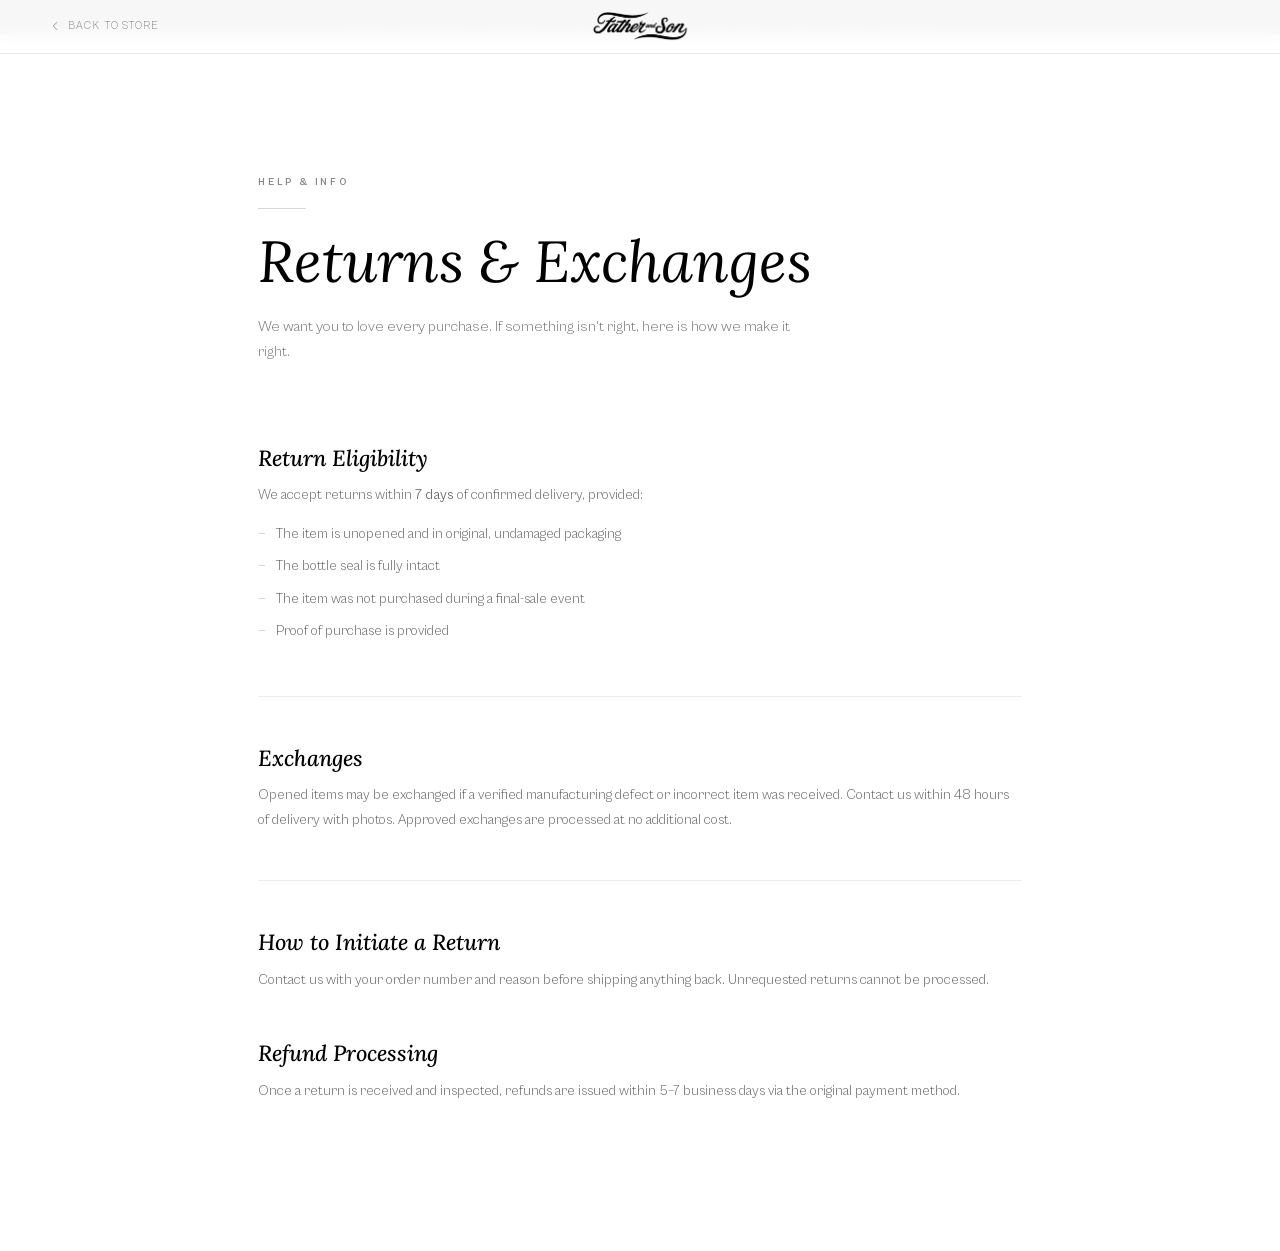
<file: returns_external.html>
<!-- Static Bootstrap prototype page (no backend). Shares info-pages.css/js
     with authenticity_external.html and faqs_external.html. -->
<!DOCTYPE html>
<html lang="en">
<head>
  <meta charset="UTF-8">
  <meta name="viewport" content="width=device-width, initial-scale=1.0">
  <link rel="icon" type="image/png" href="assets/logo-father-and-son.png">
  <link rel="preconnect" href="https://fonts.googleapis.com">
  <link rel="preconnect" href="https://fonts.gstatic.com" crossorigin>
  <link href="https://fonts.googleapis.com/css2?family=Lora:ital,wght@0,400;0,500;1,400&amp;display=swap" rel="stylesheet">
  <link href="https://cdn.jsdelivr.net/npm/bootstrap@5.3.2/dist/css/bootstrap.min.css" rel="stylesheet">
  <link rel="stylesheet" href="info-pages.css">
  <title>Returns &amp; Exchanges — Father and Son</title>
</head>
<body>
<div class="project-notice">Student Academic Project — For Educational Use Only — Not a Real Business</div>
<nav class="navbar">
  <a class="back-link" href="home_external.html">
    <svg width="14" height="14" viewBox="0 0 24 24" fill="none" stroke="currentColor" stroke-width="1.5" stroke-linecap="round" stroke-linejoin="round"><polyline points="15 18 9 12 15 6"/></svg>
    Back to Store
  </a>
  <div class="navbar__logo"><a href="home_external.html"><img src="assets/logo-father-and-son.png" alt="Father and Son"></a></div>
  <div style="width:100px"></div>
</nav>

<div id="pageVeil" class="page-veil"></div>
<div class="container">
<div class="page-hero"><p class="page-eyebrow">Help &amp; Info</p>
<span class="hero-rule"></span>
<h1 class="page-title">Returns &amp; Exchanges</h1><p class="page-subtitle">We want you to love every purchase. If something isn't right, here is how we make it right.</p></div><div class="page-content"><div class="info-block reveal"><h2 class="info-block__title">Return Eligibility</h2><p>We accept returns within <strong>7 days</strong> of confirmed delivery, provided:</p><ul><li>The item is unopened and in original, undamaged packaging</li><li>The bottle seal is fully intact</li><li>The item was not purchased during a final-sale event</li><li>Proof of purchase is provided</li></ul></div><div class="divider reveal"></div><div class="info-block reveal"><h2 class="info-block__title">Exchanges</h2><p>Opened items may be exchanged if a verified manufacturing defect or incorrect item was received. Contact us within 48 hours of delivery with photos. Approved exchanges are processed at no additional cost.</p></div><div class="divider reveal"></div><div class="info-block reveal"><h2 class="info-block__title">How to Initiate a Return</h2><p>Contact us with your order number and reason before shipping anything back. Unrequested returns cannot be processed.</p></div><div class="info-block reveal"><h2 class="info-block__title">Refund Processing</h2><p>Once a return is received and inspected, refunds are issued within 5–7 business days via the original payment method.</p></div></div>
</div>
<script src="https://cdn.jsdelivr.net/npm/bootstrap@5.3.2/dist/js/bootstrap.bundle.min.js"></script>
<script src="info-pages.js"></script>
</body></html>
</file>
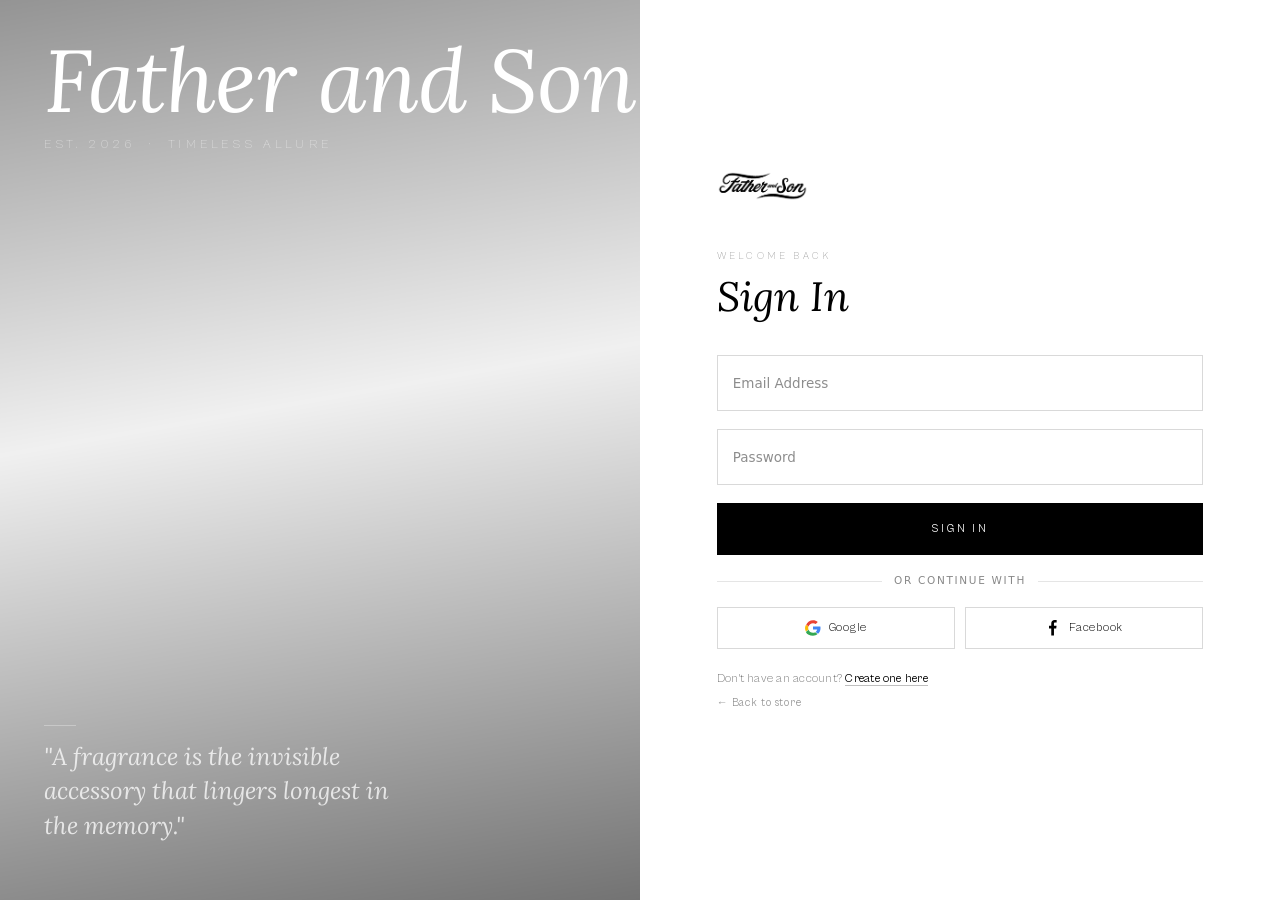
<file: settings_external.html>
<!-- Static Bootstrap prototype page (no backend). Password change and
     shipping address are both simulated via localStorage — see settings.js.
     Requires a mock sign-in ("fas_user"), same rule as the original PHP page. -->
<!DOCTYPE html>
<html lang="en">
<head>
<meta charset="UTF-8">
<meta name="viewport" content="width=device-width, initial-scale=1.0">
<title>Settings — Father and Son</title>
<link rel="icon" type="image/png" href="assets/logo-father-and-son.png">
<link rel="preconnect" href="https://fonts.googleapis.com">
<link rel="preconnect" href="https://fonts.gstatic.com" crossorigin>
<link href="https://fonts.googleapis.com/css2?family=Lora:ital,wght@0,400;0,500;1,400&amp;display=swap" rel="stylesheet">
<link href="https://cdn.jsdelivr.net/npm/bootstrap@5.3.2/dist/css/bootstrap.min.css" rel="stylesheet">
<link rel="stylesheet" href="settings.css">
</head>
<body>

<!-- ════ ANNOUNCE ════ -->
<div class="announce" id="announce">
  <span>100% Authentic &nbsp;&middot;&nbsp; Free Shipping &nbsp;&middot;&nbsp; Easy Returns</span>
</div>

<!-- ════ NAVBAR ════ -->
<nav class="navbar" id="mainNav">
  <div class="navbar__left">
    <a href="home_external.html" class="back-link">
      <svg viewBox="0 0 24 24" fill="none" stroke="currentColor" stroke-width="1.5"><polyline points="15 18 9 12 15 6"/></svg>
      Home
    </a>
  </div>
  <div class="navbar__logo">
    <a href="home_external.html"><img src="assets/logo-father-and-son.png" alt="Father and Son"></a>
  </div>
  <div class="navbar__right">
    <a class="nav-icon" href="cart_external.html" aria-label="Cart">
      <svg viewBox="0 0 24 24" fill="none" stroke="currentColor" stroke-width="1"><circle cx="9" cy="21" r="1"/><circle cx="20" cy="21" r="1"/><path d="M1 1h4l2.68 13.39a2 2 0 0 0 2 1.61h9.72a2 2 0 0 0 2-1.61L23 6H6"/></svg>
      <span class="cart-badge" id="cartBadge"></span>
    </a>
    <div class="user-dd-wrap" id="userDdWrap">
      <button class="nav-icon" id="userDdBtn" aria-label="Account" aria-expanded="false">
        <span class="dd-avatar" id="ddAvatarNav" style="width:22px;height:22px;font-size:11px;">A</span>
      </button>
      <div class="user-dd-panel" id="userDdPanel" aria-hidden="true">
        <div class="dd-header">
          <div class="dd-avatar" id="ddAvatar">A</div>
          <div class="dd-user-info">
            <span class="dd-user-name" id="ddUserName">&mdash;</span>
            <span class="dd-user-email" id="ddUserEmail">&mdash;</span>
          </div>
        </div>
        <div class="dd-body">
          <a class="dropdown-item active-item" href="settings_external.html">Settings</a>
          <hr class="dropdown-divider">
          <a class="dropdown-item" href="order_history_external.html">My Orders</a>
          <hr class="dropdown-divider">
          <a class="dropdown-item text-danger" href="#" id="logoutBtn">Logout</a>
        </div>
      </div>
    </div>
  </div>
</nav>

<!-- ════ PAGE ════ -->
<div class="s-page">

  <div class="page-eyebrow"><span>Account</span></div>
  <h1 class="page-title">Settings</h1>

  <div class="settings-layout row g-0">

    <!-- ── SIDEBAR ── -->
    <nav class="settings-nav col-md-3" aria-label="Settings sections" id="settingsNav">
      <div class="settings-nav__indicator" id="navIndicator"></div>
      <button class="settings-nav__item" data-tab="password" type="button">
        <svg viewBox="0 0 24 24" fill="none" stroke="currentColor" stroke-width="1.5" stroke-linecap="round" stroke-linejoin="round"><rect x="3" y="11" width="18" height="11" rx="2"/><path d="M7 11V7a5 5 0 0 1 10 0v4"/></svg>
        Change Password
      </button>
      <div class="settings-nav__divider"></div>
      <button class="settings-nav__item" data-tab="shipping" type="button">
        <svg viewBox="0 0 24 24" fill="none" stroke="currentColor" stroke-width="1.5" stroke-linecap="round" stroke-linejoin="round"><path d="M21 10c0 7-9 13-9 13S3 17 3 10a9 9 0 0 1 18 0z"/><circle cx="12" cy="10" r="3"/></svg>
        Shipping Address
      </button>
    </nav>

    <!-- ── CONTENT ── -->
    <div class="settings-panels col-md-9">

      <!-- Change Password Panel -->
      <div class="settings-panel" id="panel-password">
        <div class="s-notice" id="passNotice" style="display:none;"></div>
        <p class="panel-title">Change Password</p>
        <p class="panel-desc">Update your account password. You'll need your current password to make changes. <em>(This is a static prototype — your password lives only in this browser's storage.)</em></p>
        <form id="passForm" novalidate>
          <div class="pass-stack">
            <div class="form-group">
              <div class="field-wrap">
                <input class="form-input" type="password" id="oldPass" name="old_password"
                       placeholder="Current Password" required autocomplete="current-password">
                <label class="form-label form-required" for="oldPass">Current Password</label>
              </div>
              <span class="field-error" id="err-oldPass">Current password is incorrect.</span>
            </div>
            <div class="form-group">
              <div class="field-wrap">
                <input class="form-input" type="password" id="newPass" name="new_password"
                       placeholder="New Password" required autocomplete="new-password">
                <label class="form-label form-required" for="newPass">New Password</label>
              </div>
              <span class="field-error" id="err-newPass">Must be at least 6 characters.</span>
            </div>
            <div class="form-group">
              <div class="field-wrap">
                <input class="form-input" type="password" id="confirmPass" name="confirm_password"
                       placeholder="Confirm New Password" required autocomplete="new-password">
                <label class="form-label form-required" for="confirmPass">Confirm New Password</label>
              </div>
              <span class="field-error" id="err-confirmPass">Passwords do not match.</span>
            </div>
          </div>
          <button type="submit" class="save-btn">
            <span class="save-btn__spinner"></span>
            <svg class="save-btn__check" viewBox="0 0 24 24" fill="none" stroke="currentColor" stroke-width="2" stroke-linecap="round" stroke-linejoin="round"><polyline points="20 6 9 17 4 12"/></svg>
            <span class="save-btn__label">Update Password</span>
          </button>
        </form>
      </div>

      <!-- Shipping Address Panel -->
      <div class="settings-panel" id="panel-shipping">
        <div class="s-notice" id="shipNotice" style="display:none;"></div>
        <p class="panel-title">Shipping Address</p>
        <p class="panel-desc">Save your delivery details so they're automatically filled in at checkout.</p>
        <form id="shippingForm" novalidate>
          <div class="form-grid row g-0">
            <div class="form-group col-md-6 pe-md-2">
              <div class="field-wrap">
                <input class="form-input" type="text" id="s_firstName" name="first_name"
                       placeholder="First Name" autocomplete="given-name">
                <label class="form-label form-required" for="s_firstName">First Name</label>
              </div>
              <span class="field-error" id="err-s_firstName">Please enter your first name.</span>
            </div>
            <div class="form-group col-md-6 ps-md-2">
              <div class="field-wrap">
                <input class="form-input" type="text" id="s_lastName" name="last_name"
                       placeholder="Last Name" autocomplete="family-name">
                <label class="form-label form-required" for="s_lastName">Last Name</label>
              </div>
              <span class="field-error" id="err-s_lastName">Please enter your last name.</span>
            </div>
            <div class="form-group col-12">
              <div class="field-wrap">
                <input class="form-input" type="text" id="s_company" name="company"
                       placeholder="Company" autocomplete="organization">
                <label class="form-label" for="s_company">Company
                  <span style="font-size:9.5px;color:var(--gray-muted);letter-spacing:.04em">(optional)</span>
                </label>
              </div>
            </div>
            <div class="form-group col-12">
              <div class="field-wrap">
                <input class="form-input" type="text" id="s_street" name="street_address"
                       placeholder="Street Address" autocomplete="street-address">
                <label class="form-label form-required" for="s_street">Street Address</label>
              </div>
              <span class="field-error" id="err-s_street">Please enter your street address.</span>
            </div>
            <div class="form-group col-md-6 pe-md-2">
              <div class="field-wrap">
                <input class="form-input" type="text" id="s_city" name="city"
                       placeholder="City" autocomplete="address-level2">
                <label class="form-label form-required" for="s_city">City</label>
              </div>
              <span class="field-error" id="err-s_city">Please enter your city.</span>
            </div>
            <div class="form-group col-md-6 ps-md-2">
              <div class="field-wrap">
                <input class="form-input" type="text" id="s_zip" name="zip_code"
                       placeholder="Zip Code" autocomplete="postal-code">
                <label class="form-label form-required" for="s_zip">Zip Code</label>
              </div>
              <span class="field-error" id="err-s_zip">Please enter your zip code.</span>
            </div>
          </div>
          <button type="submit" class="save-btn">
            <span class="save-btn__spinner"></span>
            <svg class="save-btn__check" viewBox="0 0 24 24" fill="none" stroke="currentColor" stroke-width="2" stroke-linecap="round" stroke-linejoin="round"><polyline points="20 6 9 17 4 12"/></svg>
            <span class="save-btn__label">Save Address</span>
          </button>
        </form>
      </div>

    </div><!-- /settings-panels -->
  </div><!-- /settings-layout -->

</div><!-- /s-page -->

<!-- ════ FOOTER ════ -->
<footer class="c-footer">
  <span class="c-footer__auth">100% Authentic &mdash; Guaranteed</span>
  <span class="c-footer__copy">
    <img src="assets/logo-father-and-son.png" alt="">
    &copy; 2026 Father and Son. Student Academic Project.
  </span>
</footer>

<div class="toast-wrap" id="toastWrap" aria-live="polite"></div>

<script src="https://cdn.jsdelivr.net/npm/bootstrap@5.3.2/dist/js/bootstrap.bundle.min.js"></script>
<script src="settings.js"></script>
</body>
</html>
</file>
<file: info-pages.css>
@font-face{font-family:"Cabinet Grotesk";src:url("assets/CabinetGrotesk-Variable.ttf") format("truetype");font-weight:100 900;font-display:swap;}
  *,*::before,*::after{box-sizing:border-box;margin:0;padding:0;}
  ::selection{background:#000;color:#fff;}
  :root{--black:#000;--white:#fff;--gray:#888;--border:rgba(0,0,0,.08);--font-sans:"Cabinet Grotesk",sans-serif;--font-serif:"Lora",serif;--ease:cubic-bezier(.22,1,.36,1);}
  html{scroll-behavior:smooth;}
  body{font-family:var(--font-sans);background:var(--white);color:var(--black);min-height:100vh;-webkit-font-smoothing:antialiased;}
  .navbar{position:fixed;top:0;left:0;right:0;z-index:200;display:flex;align-items:center;justify-content:space-between;padding:18px 48px;background:rgba(255,255,255,.97);backdrop-filter:blur(8px);border-bottom:1px solid var(--border);}
  @media(max-width:600px){.navbar{padding:14px 20px;}}
  .navbar__logo{position:absolute;left:50%;transform:translateX(-50%);}
  .navbar__logo a{display:block;}
  .navbar__logo img{height:32px;display:block;filter:brightness(0);}
  .back-link{font-weight:300;font-size:11px;letter-spacing:.1em;text-transform:uppercase;color:var(--gray);text-decoration:none;display:flex;align-items:center;gap:6px;transition:color .2s;}
  .back-link:hover{color:var(--black);}
  .back-link:hover svg{transform:translateX(-3px);}
  .back-link svg{transition:transform .2s var(--ease);}
  .page-hero{padding:140px 48px 64px;max-width:860px;margin:0 auto;}
  .page-eyebrow{font-size:10px;font-weight:700;letter-spacing:.28em;text-transform:uppercase;color:var(--gray);margin-bottom:18px;}
  .page-title{font-family:var(--font-serif);font-weight:400;font-style:italic;font-size:clamp(36px,5vw,58px);line-height:1.12;margin-bottom:20px;}
  .page-subtitle{font-weight:300;font-size:15px;line-height:1.7;color:rgba(0,0,0,.55);max-width:560px;}
  .page-content{max-width:860px;margin:0 auto;padding:0 48px 100px;}
  @media(max-width:600px){.page-hero,.page-content{padding-left:24px;padding-right:24px;}}
  .faq-item{border-top:1px solid var(--border);}
  .faq-item:last-child{border-bottom:1px solid var(--border);}
  .faq-q{width:100%;background:none;border:none;text-align:left;cursor:pointer;display:flex;align-items:center;justify-content:space-between;gap:20px;padding:22px 0;font-family:var(--font-sans);font-size:14px;font-weight:400;letter-spacing:.02em;color:var(--black);}
  .faq-q svg{flex-shrink:0;transition:transform .35s var(--ease);}
  .faq-item.open .faq-q svg{transform:rotate(45deg);}
  .faq-a{max-height:0;overflow:hidden;transition:max-height .4s var(--ease);}
  .faq-item.open .faq-a{max-height:600px;}
  .faq-a-inner{padding:0 0 22px;font-weight:300;font-size:14px;line-height:1.75;color:rgba(0,0,0,.6);}
  .info-block{margin-bottom:48px;}
  .info-block__title{font-family:var(--font-serif);font-style:italic;font-size:22px;margin-bottom:12px;}
  .info-block p{font-weight:300;font-size:14px;line-height:1.75;color:rgba(0,0,0,.6);margin-bottom:10px;}
  .info-block ul{list-style:none;padding:0;}
  .info-block ul li{font-weight:300;font-size:14px;line-height:1.75;color:rgba(0,0,0,.6);padding:4px 0 4px 18px;position:relative;}
  .info-block ul li::before{content:"\2014";position:absolute;left:0;color:rgba(0,0,0,.3);}
  .divider{height:1px;background:var(--border);margin:48px 0;}

  /* ── Animations ── */
  @keyframes luxReveal{from{opacity:0;transform:translateY(22px)}to{opacity:1;transform:translateY(0)}}
  @keyframes lineExpand{from{width:0}to{width:48px}}
  @keyframes navFadeIn{from{opacity:0;transform:translateY(-8px)}to{opacity:1;transform:translateY(0)}}
  .navbar{animation:navFadeIn .55s var(--ease) both;}
  .page-veil{position:fixed;inset:0;z-index:900;background:var(--white);pointer-events:none;opacity:1;transition:opacity .5s var(--ease);}
  .page-veil.out{opacity:0;}
  .page-veil.active{opacity:1;pointer-events:auto;transition:opacity .38s var(--ease);}
  .page-eyebrow{opacity:0;animation:luxReveal .7s var(--ease) .15s both;}
  .hero-rule{display:block;width:0;height:1px;background:rgba(0,0,0,.15);margin-bottom:20px;animation:lineExpand .6s var(--ease) .3s both;}
  .page-title{opacity:0;animation:luxReveal .9s var(--ease) .35s both;}
  .page-subtitle{opacity:0;animation:luxReveal .8s var(--ease) .55s both;}
  .reveal{opacity:0;transform:translateY(18px);transition:opacity .6s var(--ease),transform .6s var(--ease);}
  .reveal.visible{opacity:1;transform:translateY(0);}
  .project-notice{background:#000;color:#fff;text-align:center;padding:10px 24px;font-family:var(--font-sans);font-size:10px;font-weight:300;letter-spacing:.32em;text-transform:uppercase;}
</file>
<file: cart.css>
<style>
  @font-face {
    font-family: 'Cabinet Grotesk';
    src: url('assets/CabinetGrotesk-Variable.ttf') format('truetype');
    font-weight: 100 900; font-style: normal; font-display: swap;
  }
  *, *::before, *::after { box-sizing: border-box; margin: 0; padding: 0; }
  ::selection { background: #000; color: #fff; }
  ::-moz-selection { background: #000; color: #fff; }
  :root {
    --black:      #000;
    --white:      #fff;
    --gray-border:#c8c8c8;
    --gray-light: #686868;
    --gray-muted: #5a5a5a;
    --off-white:  #f9f8f6;
    --red:        #dc2626;
    --green:      #16a34a;
    --font-sans:  'Cabinet Grotesk', sans-serif;
    --font-serif: 'Lora', serif;
    --ease:       cubic-bezier(.22,1,.36,1);
    --px:         56px;
    --max-w:      1280px;
  }
  html { scroll-behavior: smooth; }
  body { font-family: var(--font-sans); background: var(--white); color: var(--black); overflow-x: hidden; -webkit-font-smoothing: antialiased; min-height: 100vh; display: flex; flex-direction: column; }

  /* ── ANNOUNCE ── */
  .announce { background: var(--black); height: 29px; display: flex; align-items: center; justify-content: center; flex-shrink: 0; }
  .announce span { font-weight: 200; font-size: 11px; letter-spacing: .22em; text-transform: uppercase; color: rgba(255,255,255,.96); }

  /* ── NAVBAR ── */
  @keyframes navbarReveal { from{opacity:0;transform:translateY(-24px)} to{opacity:1;transform:translateY(0)} }
  @keyframes navChildReveal { from{opacity:0;transform:translateY(-8px)} to{opacity:1;transform:translateY(0)} }
  @keyframes navBorderShimmer { 0% { background-position: -200% center; } 100% { background-position: 200% center; } }
  .announce {
    background: var(--black); height: 29px; display: flex; align-items: center; justify-content: center; flex-shrink: 0;
    position: fixed; top: 0; left: 0; right: 0; z-index: 201;
    transition: transform .35s var(--ease), opacity .3s;
  }
  .announce.hidden { transform: translateY(-100%); opacity: 0; pointer-events: none; }
  .announce span { font-weight: 200; font-size: 11px; letter-spacing: .22em; text-transform: uppercase; color: rgba(255,255,255,.96); }
  /* Push page content below announce bar */
  body { padding-top: 29px; }
  .navbar {
    position: fixed; top: 29px; left: 0; right: 0; z-index: 200;
    display: flex; align-items: center; justify-content: space-between;
    padding: 18px var(--px);
    background: rgba(255,255,255,.97); backdrop-filter: blur(10px);
    border-bottom: 1px solid rgba(0,0,0,.06);
    transition: padding .35s var(--ease), top .35s var(--ease), box-shadow .35s var(--ease);
    animation: navbarReveal .75s var(--ease) both;
  }
  .navbar.scrolled {
    padding: 13px var(--px);
    top: 0;
    box-shadow: 0 2px 24px rgba(0,0,0,.07);
    border-bottom-color: transparent;
  }
  .navbar.scrolled::after {
    content: '';
    position: absolute; bottom: 0; left: 0; right: 0; height: 1px;
    background: linear-gradient(90deg, transparent 0%, rgba(0,0,0,.12) 30%, rgba(0,0,0,.22) 50%, rgba(0,0,0,.12) 70%, transparent 100%);
    background-size: 200% 100%;
    animation: navBorderShimmer 4s linear infinite;
    pointer-events: none;
  }
  .navbar__left  { opacity:0; animation: navChildReveal .5s var(--ease) .3s forwards; display:flex; align-items:center; gap:16px; flex:1; }
  .navbar__logo  { opacity:0; animation: navChildReveal .5s var(--ease) .45s forwards; position:absolute; left:50%; transform:translateX(-50%); z-index:1; pointer-events:none; }
  .navbar__logo a { display:block; transition: transform .45s var(--ease), opacity .35s var(--ease); pointer-events:auto; }
  .navbar__logo a:hover { transform: translateY(-2px); opacity: .65; }
  .navbar__logo img { height:30px; display:block; filter:brightness(0); transition: filter .4s var(--ease); }
  .navbar__logo a:hover img { filter: brightness(0) drop-shadow(0 2px 6px rgba(0,0,0,.2)); }
  .navbar__right { opacity:0; animation: navChildReveal .5s var(--ease) .6s forwards; display:flex; align-items:center; gap:16px; flex:1; justify-content:flex-end; }
  .back-link { font-weight:400; font-size:12px; letter-spacing:.12em; text-transform:uppercase; color:rgba(0,0,0,.78); text-decoration:none; display:flex; align-items:center; gap:6px; transition:color .2s; }
  .back-link:hover { color:var(--black); }
  .back-link svg { width:13px; height:13px; fill:none; stroke:currentColor; stroke-width:1.5; }
  .nav-icon {
    display:flex; align-items:center; justify-content:center;
    width:32px; height:32px; color:var(--black);
    text-decoration:none; background:none; border:none; cursor:pointer;
    position:relative; transition: color .35s var(--ease), transform .4s var(--ease), opacity .3s var(--ease);
  }
  .nav-icon::before {
    content: '';
    position: absolute; inset: -4px; border-radius: 50%;
    background: radial-gradient(circle, rgba(0,0,0,.07) 0%, transparent 70%);
    opacity: 0; transform: scale(.6);
    transition: opacity .4s var(--ease), transform .4s var(--ease);
    pointer-events: none;
  }
  .nav-icon::after {
    content: '';
    position: absolute; bottom: -3px; left: 50%; transform: translateX(-50%) scaleX(0);
    width: 12px; height: 1px;
    background: rgba(0,0,0,.45);
    transition: transform .38s var(--ease), opacity .38s var(--ease);
    opacity: 0;
  }
  .nav-icon:hover { opacity: 1; transform: translateY(-2px); }
  .nav-icon:hover::before { opacity: 1; transform: scale(1); }
  .nav-icon:hover::after  { transform: translateX(-50%) scaleX(1); opacity: 1; }
  .nav-icon:active { transform: translateY(0) scale(.95); opacity: .7; }
  .nav-icon svg { width:20px; height:20px; fill:none; stroke:currentColor; stroke-width:1; stroke-linecap:round; stroke-linejoin:round; }
  .nav-icon svg path,.nav-icon svg circle { fill:none !important; stroke:currentColor !important; }
  .dropdown-toggle::after { display:none !important; }

  /* ── CUSTOM USER DROPDOWN ── */
  .user-dd-wrap { position: relative; }
  .user-dd-panel {
    position: absolute; top: calc(100% + 12px); right: 0;
    min-width: 280px; padding: 0;
    background: #0c0c0c; border: 1px solid rgba(255,255,255,.08);
    border-radius: 2px; overflow: hidden;
    
    opacity: 0; transform: translateY(-10px);
    pointer-events: none;
    transition: opacity .28s cubic-bezier(.22,1,.36,1), transform .28s cubic-bezier(.22,1,.36,1);
    z-index: 500;
  }
  .user-dd-panel.open { opacity: 1; transform: translateY(0); pointer-events: auto; }
  .dd-header { padding:20px 22px 16px; border-bottom:1px solid rgba(255,255,255,.07); display:flex; align-items:center; gap:14px; }
  .dd-avatar { width:36px; height:36px; border-radius:50%; background:rgba(255,255,255,.08); display:flex; align-items:center; justify-content:center; flex-shrink:0; font-weight:500; font-size:13px; color:rgba(255,255,255,.85); }
  .dd-user-info { display:flex; flex-direction:column; gap:3px; min-width:0; }
  .dd-user-name { font-weight:500; font-size:13px; color:#fff; white-space:nowrap; overflow:hidden; text-overflow:ellipsis; }
  .dd-user-email { font-weight:300; font-size:11px; color:rgba(255,255,255,.68); white-space:nowrap; overflow:hidden; text-overflow:ellipsis; }
  .dd-body { padding:6px 0; }
  .user-dd-panel .dropdown-item { color:rgba(255,255,255,.88); font-weight:300; font-size:12.5px; letter-spacing:.04em; padding:10px 22px; transition:color .18s,background .18s; text-decoration:none; display:block; }
  .user-dd-panel .dropdown-item:hover { background:rgba(255,255,255,.05); color:#fff; }
  .user-dd-panel .dropdown-item.text-danger { color:rgba(220,60,60,.75); }
  .user-dd-panel .dropdown-item.text-danger:hover { color:#ff5c5c; background:rgba(220,60,60,.08); }
  .user-dd-panel .dropdown-divider { border:none; border-top:1px solid rgba(255,255,255,.06); margin:4px 0; }

  /* ── NOTICE BANNER ── */
  .notice {
    max-width: calc(var(--max-w) + var(--px) * 2);
    margin: 100px auto 0;
    padding: 13px 24px;
    border: 1px solid rgba(0,0,0,.1);
    font-weight: 300; font-size: 13.5px; color: var(--black);
    letter-spacing: .02em;
    animation: fadeUp .4s var(--ease) both;
  }
  .notice.success { border-color: rgba(22,163,74,.3); background: rgba(22,163,74,.04); color: #15803d; }
  .notice.error   { border-color: rgba(220,38,38,.3); background: rgba(220,38,38,.04); color: var(--red); }

  /* ── PAGE LAYOUT ── */
  @keyframes fadeUp { from{opacity:0;transform:translateY(16px)} to{opacity:1;transform:translateY(0)} }
  .c-page {
    flex: 1;
    max-width: calc(var(--max-w) + var(--px) * 2);
    width: 100%; margin: 0 auto;
    padding: 108px var(--px) 80px;
    animation: fadeUp .6s var(--ease) .08s both;
  }

  /* Two-column grid: cart left, summary right */
  .page-grid {
    align-items: start;
  }

  /* ── SECTION HEADINGS ── */
  .s-title {
    font-family: var(--font-serif); font-weight: 400; font-style: italic;
    font-size: clamp(22px, 2.2vw, 34px);
    letter-spacing: -.005em;
    line-height: 1.1; color: var(--black);
    padding: 0 0 24px;
  }
  .s-eyebrow {
    display: flex; align-items: center; gap: 12px;
    margin-bottom: 10px;
  }
  .s-eyebrow span {
    font-weight: 400; font-size: 11px; letter-spacing: .26em;
    text-transform: uppercase; color: rgba(0,0,0,.78);
  }
  .s-eyebrow::before {
    content: ''; display: block; width: 24px; height: 1px;
    background: rgba(0,0,0,.18); flex-shrink: 0;
  }

  /* ── LEFT COLUMN ── */
  .left-col { display: flex; flex-direction: column; gap: 0; }

  /* ── CART ITEMS ── */
  .cart-list { display: flex; flex-direction: column; }
  .c-item {
    display: grid;
    grid-template-columns: 88px 1fr auto;
    gap: 20px;
    padding: 22px 0;
    border-bottom: 1px solid rgba(0,0,0,.07);
    transition: background .2s;
  }
  .c-item:first-child { border-top: 1px solid rgba(0,0,0,.07); }

  .c-item__img {
    width: 88px; height: 118px;
    object-fit: cover; background: var(--off-white);
    display: block;
  }
  .c-item__info {
    min-width: 0; padding-top: 2px;
    display: flex; flex-direction: column;
  }
  .c-item__brand {
    font-weight: 400; font-size: 12px; letter-spacing: .18em;
    text-transform: uppercase; color: rgba(0,0,0,.78);
    margin-bottom: 6px;
  }
  .c-item__name {
    font-family: var(--font-serif); font-weight: 400;
    font-size: 17px; line-height: 1.25; color: var(--black);
    margin-bottom: 10px;
  }
  .c-item__type {
    font-weight: 400; font-size: 12px; letter-spacing: .08em;
    text-transform: uppercase; color: rgba(0,0,0,.78);
  }
  /* Qty controls inline */
  .c-item__qty-row {
    display: flex; align-items: center; gap: 0;
    margin-top: 16px;
    border: 1px solid rgba(0,0,0,.18);
    width: fit-content; height: 32px;
  }
  .c-item__qty-btn {
    width: 26px; height: 100%; background: none; border: none;
    cursor: pointer; font-size: 14px; color: var(--black);
    display: flex; align-items: center; justify-content: center;
    transition: background .15s;
  }
  .c-item__qty-btn:hover:not(:disabled) { background: rgba(0,0,0,.04); }
  .c-item__qty-btn:disabled { color: #ccc; cursor: default; }
  .c-item__qty {
    width: 38px; height: 100%; border: none; border-left: 1px solid rgba(0,0,0,.14); border-right: 1px solid rgba(0,0,0,.14);
    background: var(--white); font-family: var(--font-sans); font-weight: 400; font-size: 13px;
    color: var(--black); text-align: center; outline: none; -moz-appearance: textfield;
  }
  .c-item__qty::-webkit-inner-spin-button, .c-item__qty::-webkit-outer-spin-button { -webkit-appearance: none; }

  .c-item__right {
    display: flex; flex-direction: column; align-items: flex-end;
    gap: 8px; padding-top: 2px; flex-shrink: 0;
  }
  .c-item__price {
    font-weight: 400; font-size: 15px; white-space: nowrap;
    color: var(--black);
  }
  .c-item__subtotal {
    font-weight: 400; font-size: 12px; color: rgba(0,0,0,.78);
    white-space: nowrap; letter-spacing: .03em;
  }
  .c-item__stock-badge {
    font-weight: 400; font-size: 11px; letter-spacing: .06em; text-transform: uppercase;
  }
  .c-item__stock-badge.low  { color: #ca8a04; }
  .c-item__stock-badge.out  { color: var(--red); }
  .c-item__remove {
    font-weight: 400; font-size: 11px; letter-spacing: .1em;
    text-transform: uppercase; color: rgba(0,0,0,.78);
    background: rgba(0,0,0,.05); border: none; cursor: pointer;
    text-decoration: none; display: inline-block; margin-top: auto;
    padding: 4px 10px;
    transition: color .2s, background .2s;
  }
  .c-item__remove:hover { color: var(--white); background: var(--red); }

  .cart-empty {
    padding: 56px 0 32px; text-align: center;
    display: flex; flex-direction: column; align-items: center; gap: 14px;
  }
  .cart-empty__icon { font-size: 32px; opacity: .12; }
  .cart-empty__text { font-weight: 300; font-size: 14px; letter-spacing: .06em; text-transform: uppercase; color: rgba(0,0,0,.80); }
  .cart-empty__cta {
    display: inline-block; margin-top: 6px;
    font-weight: 400; font-size: 10.5px; letter-spacing: .2em; text-transform: uppercase;
    color: var(--black); text-decoration: none;
    border-bottom: 1px solid var(--black); padding-bottom: 2px;
    transition: opacity .2s;
  }
  .cart-empty__cta:hover { opacity: .5; }

  /* ── DIVIDER ── */
  .c-divider { height: 1px; background: linear-gradient(to right, transparent, rgba(0,0,0,.1) 30%, rgba(0,0,0,.1) 70%, transparent); margin: 40px 0; }

  /* ── SHIPPING FORM ── */
  .form-grid { display: grid; grid-template-columns: 1fr 1fr; gap: 20px 16px; }
  .form-group { display: flex; flex-direction: column; gap: 0; position: relative; }
  .form-group.full { grid-column: 1 / -1; }
  @media(max-width:600px) { .form-grid { grid-template-columns: 1fr; } .form-group.full { grid-column: 1; } }

  /* Floating label pattern */
  .field-wrap { position: relative; }
  .form-input {
    width: 100%; height: 52px;
    border: 1px solid var(--gray-border); background: var(--white);
    font-family: var(--font-sans); font-weight: 400; font-size: 14px;
    color: var(--black); padding: 18px 16px 6px;
    outline: none; transition: border-color .2s; -webkit-appearance: none;
  }
  .form-input::placeholder { color: transparent; }
  .form-input:focus { border-color: var(--black); }
  .form-input.invalid { border-color: var(--red); }
  .form-input.valid   { border-color: var(--green); }

  .form-label {
    position: absolute; left: 16px; top: 50%; transform: translateY(-50%);
    font-weight: 300; font-size: 13.5px; color: rgba(0,0,0,.78);
    pointer-events: none;
    transition: top .2s var(--ease), font-size .2s var(--ease), transform .2s var(--ease), color .2s;
  }
  .form-input:focus ~ .form-label,
  .form-input:not(:placeholder-shown) ~ .form-label {
    top: 10px; transform: none; font-size: 9.5px; letter-spacing: .12em;
    text-transform: uppercase; color: var(--gray-muted);
  }
  .form-input:focus ~ .form-label { color: var(--black); }
  .form-input.invalid ~ .form-label { color: var(--red); }
  .form-input.valid   ~ .form-label { color: var(--green); }

  /* Required asterisk */
  .form-required::after {
    content: ' *'; color: var(--red); font-size: 10px;
  }
  /* Inline error */
  .field-error {
    font-weight: 300; font-size: 10px; letter-spacing: .06em;
    color: var(--red); margin-top: 5px; padding-left: 2px;
    min-height: 14px; display: block;
    transition: opacity .2s;
    opacity: 0;
  }
  .field-error.show { opacity: 1; }

  /* ── RIGHT COLUMN — order summary sticky panel ── */
  .right-col { position: sticky; top: calc(29px + 68px + 24px); }

  .summary-panel {
    background: var(--off-white);
    padding: 32px 28px;
    display: flex; flex-direction: column; gap: 0;
  }

  .summary-title {
    font-weight: 500; font-size: 13px; letter-spacing: .18em;
    text-transform: uppercase; color: var(--black);
    margin-bottom: 24px; padding-bottom: 16px;
    border-bottom: 1px solid rgba(0,0,0,.08);
  }

  /* Mini cart items in summary */
  .summary-items { display: flex; flex-direction: column; gap: 12px; margin-bottom: 24px; }
  .summary-item {
    display: flex; align-items: center; gap: 12px;
  }
  .summary-item__img {
    width: 48px; height: 64px; object-fit: cover;
    background: rgba(0,0,0,.05); flex-shrink: 0;
  }
  .summary-item__info { flex: 1; min-width: 0; }
  .summary-item__name {
    font-family: var(--font-serif); font-weight: 400;
    font-size: 13px; line-height: 1.25; color: var(--black);
    white-space: nowrap; overflow: hidden; text-overflow: ellipsis;
  }
  .summary-item__brand {
    font-weight: 400; font-size: 11px; letter-spacing: .12em;
    text-transform: uppercase; color: rgba(0,0,0,.78);
    margin-top: 3px;
  }
  .summary-item__price {
    font-weight: 400; font-size: 14px; white-space: nowrap;
    flex-shrink: 0;
  }
  .summary-item__qty {
    font-weight: 400; font-size: 12px; color: rgba(0,0,0,.78);
  }

  /* Voucher inline in summary */
  .summary-voucher { margin-bottom: 20px; }
  .voucher-row {
    display: flex; align-items: stretch; height: 42px;
  }
  .voucher-input {
    flex: 1; border: 1px solid var(--gray-border); border-right: none;
    background: var(--white);
    font-family: var(--font-sans); font-weight: 300; font-size: 13px;
    color: var(--black); padding: 0 14px; outline: none;
    transition: border-color .2s;
  }
  .voucher-input::placeholder { color: rgba(0,0,0,.4); font-weight: 200; }
  .voucher-input:focus { border-color: var(--black); z-index: 1; }
  .voucher-btn {
    flex-shrink: 0; padding: 0 18px;
    background: var(--black); color: var(--white);
    border: none; cursor: pointer;
    font-family: var(--font-sans); font-weight: 400; font-size: 10px;
    letter-spacing: .2em; text-transform: uppercase;
    transition: background .2s;
  }
  .voucher-btn:hover { background: #1a1a1a; }
  .voucher-applied {
    display: flex; align-items: center; gap: 8px;
    margin-top: 8px;
    font-weight: 200; font-size: 11px; letter-spacing: .1em;
    text-transform: uppercase; color: var(--green);
  }
  .voucher-applied__clear {
    background: none; border: none; cursor: pointer; padding: 0;
    color: var(--gray-muted); font-size: 14px; line-height: 1;
    transition: color .2s; text-decoration: none;
    margin-left: auto;
  }
  .voucher-applied__clear:hover { color: var(--red); }

  /* Totals */
  .summary-totals { border-top: 1px solid rgba(0,0,0,.08); padding-top: 16px; display: flex; flex-direction: column; gap: 10px; margin-bottom: 20px; }
  .summary-row { display: flex; justify-content: space-between; align-items: center; }
  .summary-row__label { font-weight: 400; font-size: 14px; color: rgba(0,0,0,.86); letter-spacing: .02em; }
  .summary-row__val   { font-weight: 400; font-size: 13px; color: var(--black); }
  .summary-row.discount .summary-row__val { color: var(--green); }
  .summary-row.total { margin-top: 6px; padding-top: 12px; border-top: 1px solid rgba(0,0,0,.08); }
  .summary-row.total .summary-row__label { font-weight: 500; font-size: 15px; text-transform: uppercase; letter-spacing: .06em; color: var(--black); }
  .summary-row.total .summary-row__val   { font-weight: 300; font-size: 22px; }

  /* Place order button */
  .place-order-btn {
    width: 100%; height: 52px;
    background: var(--black); color: var(--white);
    border: none; cursor: pointer;
    font-family: var(--font-sans); font-weight: 400;
    font-size: 11px; letter-spacing: .26em; text-transform: uppercase;
    position: relative; overflow: hidden;
    transition: background .3s var(--ease);
  }
  .place-order-btn::before {
    content: ''; position: absolute; inset: 0;
    background: rgba(255,255,255,.08); transform: translateX(-101%);
    transition: transform .35s var(--ease);
  }
  .place-order-btn:hover:not(:disabled)::before { transform: translateX(0); }
  .place-order-btn:disabled { background: rgba(0,0,0,.25); cursor: not-allowed; }
  .place-order-btn.loading { opacity: .7; pointer-events: none; }

  /* Validation tooltip on button */
  .btn-validation-hint {
    font-weight: 300; font-size: 10px; letter-spacing: .08em;
    color: var(--red); text-align: center; margin-top: 8px;
    min-height: 14px;
    transition: opacity .3s;
    opacity: 0;
  }
  .btn-validation-hint.show { opacity: 1; }

  /* Security note */
  .summary-secure {
    display: flex; align-items: center; justify-content: center; gap: 6px;
    margin-top: 14px;
    font-weight: 400; font-size: 11px; letter-spacing: .1em;
    text-transform: uppercase; color: rgba(0,0,0,.5);
  }
  .summary-secure svg { width: 10px; height: 10px; fill: none; stroke: currentColor; stroke-width: 1.5; }

  /* ── SAVE INFO ROW ── */
  .save-info-row {
    margin-top: 24px; margin-bottom: 4px;
  }
  .save-info-label {
    display: inline-flex; align-items: center; gap: 10px;
    cursor: pointer; user-select: none;
  }
  .save-info-check { display: none; }
  .save-info-box {
    width: 16px; height: 16px; flex-shrink: 0;
    border: 1px solid var(--gray-border);
    display: flex; align-items: center; justify-content: center;
    transition: border-color .2s, background .2s;
    position: relative;
  }
  .save-info-box::after {
    content: '';
    display: block; width: 8px; height: 5px;
    border-left: 1.5px solid var(--white);
    border-bottom: 1.5px solid var(--white);
    transform: rotate(-45deg) translateY(-1px);
    opacity: 0; transition: opacity .15s;
  }
  .save-info-check:checked ~ .save-info-box {
    background: var(--black); border-color: var(--black);
  }
  .save-info-check:checked ~ .save-info-box::after { opacity: 1; }
  .save-info-text {
    font-weight: 400; font-size: 13.5px; letter-spacing: .03em;
    color: rgba(0,0,0,.86);
  }

  /* ── SAVED INFO NOTE ── */
  .saved-info-note {
    margin-top: 18px;
    font-weight: 400; font-size: 13px; letter-spacing: .04em;
    color: rgba(0,0,0,.78);
  }
  .saved-info-note a {
    color: var(--black); text-decoration: underline;
    text-underline-offset: 2px;
    transition: opacity .2s;
  }
  .saved-info-note a:hover { opacity: .5; }

  /* ── CONTINUE LINK ── */
  .continue-link {
    display: inline-flex; align-items: center; gap: 8px;
    margin-top: 32px;
    font-weight: 400; font-size: 12px; letter-spacing: .16em;
    text-transform: uppercase; color: rgba(0,0,0,.78);
    text-decoration: none; transition: color .2s;
  }
  .continue-link:hover { color: var(--black); }
  .continue-link svg { width: 13px; height: 13px; fill: none; stroke: currentColor; stroke-width: 1.5; stroke-linecap: round; }

  /* ── FOOTER ── */
  .c-footer {
    background: var(--black); padding: 22px var(--px);
    display: flex; align-items: center; justify-content: space-between;
    flex-wrap: wrap; gap: 12px; flex-shrink: 0;
  }
  .c-footer__auth { font-weight: 400; font-size: 11px; letter-spacing: .18em; text-transform: uppercase; color: rgba(255,255,255,.88); border: 1px solid rgba(255,255,255,.2); padding: 5px 12px; }
  .c-footer__copy { font-weight: 300; font-size: 12px; color: rgba(255,255,255,.82); letter-spacing: .04em; display: flex; align-items: center; gap: 8px; }
  .c-footer__copy img { height: 12px; filter: brightness(0) invert(1); opacity: .4; }

  /* ── REMOVE MODAL ── */
  .modal-overlay {
    position: fixed; inset: 0; z-index: 800;
    background: rgba(0,0,0,.45);
    display: flex; align-items: center; justify-content: center;
    opacity: 0; pointer-events: none;
    transition: opacity .3s var(--ease);
    backdrop-filter: blur(3px);
  }
  .modal-overlay.show { opacity: 1; pointer-events: all; }

  .modal-box {
    background: var(--white);
    padding: 40px 36px 32px;
    width: 100%; max-width: 400px;
    display: flex; flex-direction: column; gap: 0;
    transform: translateY(16px) scale(.98);
    transition: transform .35s var(--ease);
    position: relative;
  }
  .modal-overlay.show .modal-box { transform: translateY(0) scale(1); }

  .modal-eyebrow {
    font-weight: 200; font-size: 9.5px; letter-spacing: .3em;
    text-transform: uppercase; color: var(--gray-muted);
    margin-bottom: 14px; display: block;
  }
  .modal-title {
    font-family: var(--font-serif); font-weight: 400; font-style: italic;
    font-size: 22px; color: var(--black); line-height: 1.2;
    margin-bottom: 10px;
  }
  .modal-body {
    font-weight: 300; font-size: 13px; color: rgba(0,0,0,.78);
    line-height: 1.7; margin-bottom: 28px;
  }
  .modal-body strong { font-weight: 500; color: var(--black); }
  .modal-actions { display: flex; gap: 10px; }
  .modal-btn {
    flex: 1; height: 44px;
    font-family: var(--font-sans); font-weight: 400;
    font-size: 10.5px; letter-spacing: .2em; text-transform: uppercase;
    border: none; cursor: pointer;
    transition: background .25s var(--ease), color .25s var(--ease);
  }
  .modal-btn--confirm {
    background: var(--black); color: var(--white);
    position: relative; overflow: hidden;
  }
  .modal-btn--confirm::before {
    content: ''; position: absolute; inset: 0;
    background: #dc2626; transform: translateX(-101%);
    transition: transform .35s var(--ease);
  }
  .modal-btn--confirm span { position: relative; z-index: 1; }
  .modal-btn--confirm:hover::before { transform: translateX(0); }
  .modal-btn--cancel {
    background: transparent; color: rgba(0,0,0,.5);
    border: 1px solid rgba(0,0,0,.15);
  }
  .modal-btn--cancel:hover { background: rgba(0,0,0,.04); color: var(--black); border-color: var(--black); }

  /* ── SUCCESS MODAL ── */
  .success-overlay {
    position: fixed; inset: 0; z-index: 900;
    background: rgba(0,0,0,.5);
    display: flex; align-items: center; justify-content: center;
    opacity: 0; pointer-events: none;
    transition: opacity .4s var(--ease);
    backdrop-filter: blur(4px);
  }
  .success-overlay.show { opacity: 1; pointer-events: all; }

  .success-box {
    background: var(--white);
    padding: 52px 48px 44px;
    width: 100%; max-width: 460px;
    display: flex; flex-direction: column; align-items: center;
    text-align: center; gap: 0;
    transform: translateY(24px) scale(.97);
    transition: transform .45s var(--ease);
  }
  .success-overlay.show .success-box { transform: translateY(0) scale(1); }

  /* Animated checkmark */
  .success-check {
    width: 56px; height: 56px; border-radius: 50%;
    border: 1.5px solid var(--black);
    display: flex; align-items: center; justify-content: center;
    margin-bottom: 28px; position: relative;
  }
  .success-check svg {
    width: 24px; height: 24px; fill: none;
    stroke: var(--black); stroke-width: 1.5;
    stroke-linecap: round; stroke-linejoin: round;
    stroke-dasharray: 30;
    stroke-dashoffset: 30;
    transition: stroke-dashoffset .6s var(--ease) .3s;
  }
  .success-overlay.show .success-check svg { stroke-dashoffset: 0; }

  .success-eyebrow {
    font-weight: 200; font-size: 9.5px; letter-spacing: .3em;
    text-transform: uppercase; color: var(--gray-muted);
    margin-bottom: 12px;
  }
  .success-title {
    font-family: var(--font-serif); font-weight: 400; font-style: italic;
    font-size: 26px; color: var(--black);
    line-height: 1.2; margin-bottom: 12px;
  }
  .success-body {
    font-weight: 300; font-size: 13px; color: rgba(0,0,0,.5);
    line-height: 1.7; margin-bottom: 8px; max-width: 320px;
  }
  .success-order-num {
    font-family: var(--font-sans); font-weight: 400;
    font-size: 11px; letter-spacing: .16em; text-transform: uppercase;
    color: rgba(0,0,0,.80); margin-bottom: 36px;
  }
  .success-order-num strong { color: var(--black); font-weight: 500; }
  .success-actions { display: flex; gap: 10px; width: 100%; }
  .success-btn {
    flex: 1; height: 48px;
    font-family: var(--font-sans); font-weight: 400;
    font-size: 10.5px; letter-spacing: .2em; text-transform: uppercase;
    border: none; cursor: pointer; text-decoration: none;
    display: flex; align-items: center; justify-content: center;
    transition: background .25s var(--ease), color .25s var(--ease);
  }
  .success-btn--primary { background: var(--black); color: var(--white); }
  .success-btn--primary:hover { background: #1a1a1a; color: var(--white); }
  .success-btn--secondary { background: transparent; color: rgba(0,0,0,.80); border: 1px solid rgba(0,0,0,.18); }
  .success-btn--secondary:hover { background: rgba(0,0,0,.04); color: var(--black); border-color: var(--black); }

  /* ── TOAST ── */
  .toast-wrap { position: fixed; bottom: 28px; left: 50%; transform: translateX(-50%); z-index: 600; display: flex; flex-direction: column; gap: 8px; align-items: center; pointer-events: none; }
  .c-toast { background: var(--black); color: var(--white); font-family: var(--font-sans); font-weight: 300; font-size: 12.5px; letter-spacing: .06em; padding: 0 24px; display: flex; align-items: center; gap: 12px; height: 0; overflow: hidden; pointer-events: auto; white-space: nowrap; clip-path: inset(0 100% 0 0); opacity: 0; transition: height .35s var(--ease), clip-path .5s var(--ease), opacity .2s var(--ease); position: relative; }
  .c-toast.show { height: 48px; clip-path: inset(0 0% 0 0); opacity: 1; }
  .c-toast.hide { clip-path: inset(0 0 0 100%); opacity: 0; height: 0; transition: clip-path .4s var(--ease), opacity .25s var(--ease), height 0s .45s; }
  .c-toast::after { content: ''; position: absolute; bottom: 0; left: 0; height: 1px; width: 100%; background: rgba(255,255,255,.15); transform-origin: left; animation: toastProg 2.8s linear forwards; animation-play-state: paused; }
  .c-toast.show::after { animation-play-state: running; }
  @keyframes toastProg { from{transform:scaleX(1)} to{transform:scaleX(0)} }

  /* ── RESPONSIVE ── */
  @media(max-width:768px) {
    :root { --px: 20px; }
    .right-col { position: static; }
    .c-item { grid-template-columns: 72px 1fr auto; gap: 12px; }
    .c-item__img { width: 72px; height: 96px; }
    .navbar { padding: 14px 20px; }
    .navbar.scrolled { padding: 10px 20px; }
    .navbar__logo img { height: 28px; }
    .c-page { padding-top: 80px; }
    .page-grid { padding: 28px 0; }
    .s-title { font-size: 20px; padding: 28px 0 18px; }
    .user-dd-panel { min-width: 240px; right: -10px; }
  }
  @media(max-width:520px) {
    .c-item { grid-template-columns: 58px 1fr auto; gap: 10px; }
    .c-item__img { width: 58px; height: 78px; }
    .c-item__name { font-size: 13px; }
    .c-item__brand { font-size: 11px; }
    .form-grid { grid-template-columns: 1fr; }
    .announce { font-size: 11px; letter-spacing: .03em; }
    .navbar { padding: 12px 16px; }
    .navbar__logo img { height: 24px; }
    .left-col, .right-col { padding: 0; }
  }
  </style>
</file>
<file: contact-us.css>
<style>
  @font-face{font-family:"Cabinet Grotesk";src:url("assets/CabinetGrotesk-Variable.ttf") format("truetype");font-weight:100 900;font-display:swap;}
  *,*::before,*::after{box-sizing:border-box;margin:0;padding:0;}
  ::selection{background:#000;color:#fff;}
  :root{--black:#000;--white:#fff;--gray:#888;--border:rgba(0,0,0,.08);--font-sans:"Cabinet Grotesk",sans-serif;--font-serif:"Lora",serif;--ease:cubic-bezier(.22,1,.36,1);}
  html{scroll-behavior:smooth;}
  body{font-family:var(--font-sans);background:var(--white);color:var(--black);min-height:100vh;-webkit-font-smoothing:antialiased;}

  /* ── Fixed header wrapper (notice + navbar together, zero gap) ── */
  .site-header{position:fixed;top:0;left:0;right:0;z-index:200;display:flex;flex-direction:column;}

  /* ── Project notice banner ── */
  .project-notice{background:#000;color:#fff;text-align:center;padding:10px 24px;font-family:var(--font-sans);font-size:10px;font-weight:300;letter-spacing:.32em;text-transform:uppercase;}

  /* ── Navbar ── */
  .navbar{display:flex;align-items:center;justify-content:space-between;padding:18px 48px;background:rgba(255,255,255,.97);backdrop-filter:blur(8px);-webkit-backdrop-filter:blur(8px);border-bottom:1px solid var(--border);}
  .navbar__logo{position:absolute;left:50%;transform:translateX(-50%);}
  .navbar__logo a{display:block;}
  .navbar__logo img{height:32px;display:block;filter:brightness(0);}
  .back-link{font-weight:300;font-size:11px;letter-spacing:.1em;text-transform:uppercase;color:var(--gray);text-decoration:none;display:flex;align-items:center;gap:6px;transition:color .2s;}
  .back-link:hover{color:var(--black);}
  .back-link:hover svg{transform:translateX(-3px);}
  .back-link svg{transition:transform .2s var(--ease);}

  /* ── Page layout ── */
  .page-hero{padding:170px 48px 64px;max-width:860px;margin:0 auto;}
  .page-eyebrow{font-size:10px;font-weight:700;letter-spacing:.28em;text-transform:uppercase;color:var(--gray);margin-bottom:18px;}
  .page-title{font-family:var(--font-serif);font-weight:400;font-style:italic;font-size:clamp(36px,5vw,58px);line-height:1.12;margin-bottom:20px;}
  .page-subtitle{font-weight:300;font-size:15px;line-height:1.7;color:rgba(0,0,0,.55);max-width:560px;}
  .page-content{max-width:860px;margin:0 auto;padding:0 48px 100px;}
  @media(max-width:600px){.page-hero,.page-content{padding-left:24px;padding-right:24px;}.page-hero{padding-top:140px;}}

  /* ── Info blocks ── */
  .info-block{margin-bottom:48px;}
  .info-block__title{font-family:var(--font-serif);font-style:italic;font-size:22px;margin-bottom:14px;}
  .info-block p{font-weight:300;font-size:14px;line-height:1.8;color:rgba(0,0,0,.62);margin-bottom:10px;}
  .info-block p strong{font-weight:500;color:var(--black);}
  .divider{height:1px;background:var(--border);margin:48px 0;}

  /* ── Project assurance box ── */
  .assurance-box{
    border:1px solid rgba(0,0,0,.09);
    padding:32px 36px;
    margin-bottom:48px;
    position:relative;
  }
  .assurance-box::before{
    content:'';
    position:absolute;top:0;left:0;width:3px;height:100%;
    background:#000;
  }
  .assurance-box__label{
    font-size:9px;font-weight:700;letter-spacing:.34em;text-transform:uppercase;
    color:var(--gray);margin-bottom:12px;
  }
  .assurance-box p{
    font-weight:300;font-size:14px;line-height:1.8;color:rgba(0,0,0,.65);
    margin-bottom:8px;
  }
  .assurance-box p:last-child{margin-bottom:0;}
  .assurance-box strong{font-weight:500;color:var(--black);}

  /* ── Email contact card ── */
  .contact-card{
    display:flex;align-items:center;gap:20px;
    border:1px solid var(--border);
    padding:28px 32px;
    margin-bottom:48px;
    transition:border-color .25s var(--ease),box-shadow .25s var(--ease);
    text-decoration:none;color:inherit;
  }
  .contact-card:hover{border-color:rgba(0,0,0,.25);box-shadow:0 4px 24px rgba(0,0,0,.06);}
  .contact-card__icon{
    width:44px;height:44px;flex-shrink:0;
    background:#000;border-radius:50%;
    display:flex;align-items:center;justify-content:center;
  }
  .contact-card__icon svg{stroke:#fff;}
  .contact-card__body{flex:1;}
  .contact-card__label{font-size:9px;font-weight:700;letter-spacing:.32em;text-transform:uppercase;color:var(--gray);margin-bottom:6px;}
  .contact-card__value{font-family:var(--font-serif);font-style:italic;font-size:18px;color:var(--black);}
  .contact-card__arrow{flex-shrink:0;color:var(--gray);transition:transform .25s var(--ease),color .25s;}
  .contact-card:hover .contact-card__arrow{transform:translateX(4px);color:var(--black);}

  /* ── References list ── */
  .ref-list{list-style:none;padding:0;display:flex;flex-direction:column;gap:0;}
  .ref-item{
    padding:18px 0;
    border-bottom:1px solid var(--border);
    display:grid;grid-template-columns:28px 1fr;gap:0 14px;
    align-items:start;
  }
  .ref-item:first-child{border-top:1px solid var(--border);}
  .ref-num{
    font-size:10px;font-weight:700;letter-spacing:.08em;
    color:var(--gray);padding-top:2px;
  }
  .ref-body{font-weight:300;font-size:13.5px;line-height:1.75;color:rgba(0,0,0,.65);}
  .ref-body .ref-authors{color:var(--black);font-weight:400;}
  .ref-body a{
    color:var(--black);
    text-decoration:underline;
    text-underline-offset:3px;
    text-decoration-color:rgba(0,0,0,.25);
    transition:text-decoration-color .2s;
    word-break:break-all;
  }
  .ref-body a:hover{text-decoration-color:var(--black);}

  /* ── Video references ── */
  .video-ref-list{list-style:none;padding:0;display:flex;flex-direction:column;gap:0;}
  .video-ref-item{
    padding:16px 0;
    border-bottom:1px solid var(--border);
    display:grid;grid-template-columns:28px 1fr;gap:0 14px;
    align-items:start;
  }
  .video-ref-item:first-child{border-top:1px solid var(--border);}
  .video-ref-num{font-size:10px;font-weight:700;letter-spacing:.08em;color:var(--gray);padding-top:2px;}
  .video-ref-body{font-weight:300;font-size:13.5px;line-height:1.75;color:rgba(0,0,0,.65);}
  .video-ref-body a{
    color:var(--black);
    text-decoration:underline;
    text-underline-offset:3px;
    text-decoration-color:rgba(0,0,0,.25);
    transition:text-decoration-color .2s;
    word-break:break-all;
  }
  .video-ref-body a:hover{text-decoration-color:var(--black);}

  /* ── Animations ── */
  @keyframes luxReveal{from{opacity:0;transform:translateY(22px)}to{opacity:1;transform:translateY(0)}}
  @keyframes lineExpand{from{width:0}to{width:48px}}
  @keyframes navFadeIn{from{opacity:0;transform:translateY(8px)}to{opacity:1;transform:translateY(0)}}
  .navbar{animation:navFadeIn .55s var(--ease) both;}
  .page-veil{position:fixed;inset:0;z-index:900;background:var(--white);pointer-events:none;opacity:1;transition:opacity .5s var(--ease);}
  .page-veil.out{opacity:0;}
  .page-veil.active{opacity:1;pointer-events:auto;transition:opacity .38s var(--ease);}
  .page-eyebrow{opacity:0;animation:luxReveal .7s var(--ease) .15s both;}
  .hero-rule{display:block;width:0;height:1px;background:rgba(0,0,0,.15);margin-bottom:20px;animation:lineExpand .6s var(--ease) .3s both;}
  .page-title{opacity:0;animation:luxReveal .9s var(--ease) .35s both;}
  .page-subtitle{opacity:0;animation:luxReveal .8s var(--ease) .55s both;}
  .reveal{opacity:0;transform:translateY(18px);transition:opacity .6s var(--ease),transform .6s var(--ease);}
  .reveal.visible{opacity:1;transform:translateY(0);}

  /* ── Mobile responsive ── */
  @media(max-width:600px){
    .project-notice{font-size:9px;letter-spacing:.18em;padding:9px 16px;}
    .navbar{padding:14px 20px;display:grid;grid-template-columns:1fr auto 1fr;align-items:center;}
    .navbar__logo{position:static;transform:none;justify-self:center;}
    .navbar__logo img{height:26px;}
    .back-link{font-size:10px;letter-spacing:.06em;}
    .page-hero{padding-top:130px;}
    .page-hero,.page-content{padding-left:20px;padding-right:20px;}
    .assurance-box{padding:24px 20px;}
    .contact-card{padding:20px;gap:14px;}
    .contact-card__value{font-size:15px;}
    .info-block__title{font-size:19px;}
    .ref-item,.video-ref-item{grid-template-columns:22px 1fr;gap:0 10px;}
    .ref-body,.video-ref-body{font-size:12.5px;}
  }
  @media(max-width:380px){
    .project-notice{font-size:8px;letter-spacing:.12em;padding:8px 12px;}
    .page-hero{padding-top:120px;}
    .back-link span{display:none;}
  }
</file>
<file: home.css>
@font-face {
    font-family: 'Cabinet Grotesk';
    src: url('assets/CabinetGrotesk-Variable.ttf') format('truetype');
    font-weight: 100 900;
    font-style: normal;
    font-display: swap;
  }

*, *::before, *::after { box-sizing: border-box; margin: 0; padding: 0; }

  ::selection { background: var(--black); color: var(--white); }
  ::-moz-selection { background: var(--black); color: var(--white); }

  :root {
    --black:      #000000;
    --white:      #f5f4f0;
    --off-white:  #eeede9;
    --gray-sub:   #3a3a3a;
    --gray-muted: #5a5a5a;
    --font-serif: 'Lora', serif;
    --font-sans:  'Cabinet Grotesk', sans-serif;
    --ease:       cubic-bezier(.22, 1, .36, 1);
  }

  html { scroll-behavior: smooth; }
  body { font-family: var(--font-sans); background: var(--white); color: var(--black); overflow-x: hidden; }

  /* ── NAVBAR ───────────────────────────────────── */
  @keyframes navbarReveal {
    from { opacity: 0; transform: translateY(-32px); }
    to   { opacity: 1; transform: translateY(0); }
  }
  @keyframes navChildReveal {
    from { opacity: 0; transform: translateY(-12px); }
    to   { opacity: 1; transform: translateY(0); }
  }
  .navbar {
    position: fixed; top: 0; left: 0; right: 0; z-index: 200;
    display: flex; align-items: center; justify-content: space-between;
    padding: 20px 48px; background: transparent;
    transition: transform .45s var(--ease), opacity .3s, background .3s var(--ease), padding .3s var(--ease);
    animation: navbarReveal .75s var(--ease) both;
  }
  .navbar.hidden { transform: translateY(-100%); opacity: 0; pointer-events: none; }
  .navbar.scrolled { background: rgba(0,0,0,.95); padding: 14px 48px; }
  .navbar.scrolled .navbar__logo img { height: 32px; }

  .hamburger-wrap {
    position: relative;
    z-index: 10;
    transition: transform .55s var(--ease);
  }
  .hamburger-btn {
    display: flex; flex-direction: column; justify-content: center; align-items: center;
    background: none; border: none; cursor: pointer;
    width: 36px; height: 36px; padding: 0; gap: 0;
    opacity: 0; animation: navChildReveal .55s var(--ease) .45s forwards;
    position: relative;
  }
  .hamburger-btn span {
    display: block; width: 20px; height: 1px; background: var(--white);
    transition: transform .5s cubic-bezier(.77,0,.18,1), opacity .3s ease, width .5s cubic-bezier(.77,0,.18,1);
    transform-origin: center center;
    position: absolute; left: 50%; top: 50%; margin-left: -10px;
  }
  .hamburger-btn span:nth-child(1) { transform: translateY(-5px); }
  .hamburger-btn span:nth-child(2) { transform: translateY(5px); }
  /* X state — silky single motion into a precise cross */
  .hamburger-btn.open span:nth-child(1) { transform: translateY(0) rotate(45deg); width: 22px; margin-left: -11px; }
  .hamburger-btn.open span:nth-child(2) { transform: translateY(0) rotate(-45deg); width: 22px; margin-left: -11px; }
  .hamburger-menu {
    display: flex; position: absolute; top: calc(100% + 14px); left: 0;
    background: #080808; min-width: 220px; flex-direction: column; padding: 10px 0;
    border: 1px solid rgba(255,255,255,.1);
    box-shadow: 0 32px 64px rgba(0,0,0,.7), 0 0 0 1px rgba(255,255,255,.03);
    pointer-events: none;
    clip-path: inset(0 0 100% 0); transform: translateY(-4px);
    transition: clip-path .38s var(--ease), transform .38s var(--ease);
  }
  .hamburger-menu.open { clip-path: inset(0 0 0% 0); transform: translateY(0); pointer-events: auto; }
  .hamburger-menu a {
    font-family: var(--font-sans); font-weight: 300; font-size: 14px; letter-spacing: .08em;
    color: rgba(255,255,255,.84); text-decoration: none; padding: 13px 24px;
    display: block; opacity: 0; transform: translateX(-6px);
    position: relative; overflow: hidden;
    transition: color .28s var(--ease), padding-left .3s var(--ease), background .25s, letter-spacing .3s var(--ease), opacity .28s var(--ease), transform .28s var(--ease);
  }
  /* Left glow bar slides in */
  .hamburger-menu a::before {
    content: '';
    position: absolute; left: 0; top: 50%;
    width: 2px; height: 0;
    background: rgba(255,255,255,.7);
    transform: translateY(-50%);
    box-shadow: 0 0 8px rgba(255,255,255,.5);
    transition: height .28s var(--ease);
    pointer-events: none;
  }
  /* Shimmer sweep */
  .hamburger-menu a::after {
    content: '';
    position: absolute; inset: 0;
    background: linear-gradient(105deg, transparent 30%, rgba(255,255,255,.05) 50%, transparent 70%);
    transform: translateX(-200%);
    transition: transform .55s var(--ease);
    pointer-events: none;
  }
  .hamburger-menu a:hover::before { height: 18px; }
  .hamburger-menu a:hover::after  { transform: translateX(200%); }
  /* nth-of-type counts only <a> tags, ignoring span labels and dividers */
  .hamburger-menu.open a:nth-of-type(1) { opacity: 1; transform: translateX(0); transition-delay: .04s; }
  .hamburger-menu.open a:nth-of-type(2) { opacity: 1; transform: translateX(0); transition-delay: .08s; }
  .hamburger-menu.open a:nth-of-type(3) { opacity: 1; transform: translateX(0); transition-delay: .12s; }
  .hamburger-menu.open a:nth-of-type(4) { opacity: 1; transform: translateX(0); transition-delay: .16s; }
  .hamburger-menu.open a:nth-of-type(5) { opacity: 1; transform: translateX(0); transition-delay: .20s; }
  .hamburger-menu.open a:nth-of-type(6) { opacity: 1; transform: translateX(0); transition-delay: .24s; }
  .hamburger-menu a:hover { color: var(--white); padding-left: 34px; background: rgba(255,255,255,.03); letter-spacing: .14em; }
  .hamburger-menu__label {
    font-family: var(--font-sans); font-size: 9px; letter-spacing: .28em; text-transform: uppercase;
    color: rgba(255,255,255,.84); padding: 12px 24px 4px; display: block;
  }
  .hamburger-menu__divider { height: 1px; background: rgba(255,255,255,.06); margin: 6px 0; }

  @keyframes navLogoReveal {
    from { opacity: 0; transform: translateX(-50%) translateY(-12px); }
    to   { opacity: 1; transform: translateX(-50%) translateY(0); }
  }
  .navbar__logo { position: absolute; left: 50%; transform: translateX(-50%); opacity: 0; animation: navLogoReveal .55s var(--ease) .55s forwards; }
  .navbar__logo a { display: block; transition: opacity .3s var(--ease), transform .35s var(--ease); }
  .navbar__logo a:hover { opacity: .65; transform: scale(0.97); }
  .navbar__logo img { height: 36px; width: auto; max-width: 220px; display: block; filter: brightness(0) invert(1); transition: height .3s var(--ease); }
  .navbar__icons { display: flex; align-items: center; gap: 0; }
  .navbar__icons > * { flex-shrink: 0; }

  /* Size all slots */
  .navbar__icons .nav-icon,
  .navbar__icons .dropdown {
    display: flex; align-items: center; justify-content: center;
    width: 44px; height: 44px; flex-shrink: 0; flex-grow: 0;
  }

  /* Animate icons inside panel (desktop: panel is static/transparent) */
  .mobile-icons-panel > button.nav-icon:nth-child(1),
  .mobile-icons-panel > a.nav-icon:nth-child(1) { opacity: 0; animation: navChildReveal .55s var(--ease) .55s forwards; }
  .mobile-icons-panel > button.nav-icon:nth-child(2),
  .mobile-icons-panel > a.nav-icon:nth-child(2) { opacity: 0; animation: navChildReveal .55s var(--ease) .65s forwards; }
  .mobile-icons-panel > a.nav-icon:nth-child(3) { opacity: 0; animation: navChildReveal .55s var(--ease) .75s forwards; }

  /* Logged-in user icon — target the wrapper inside panel */
  .mobile-icons-panel > .user-dd-wrap { opacity: 1; animation: none; }
  .mobile-icons-panel > .user-dd-wrap > .nav-icon {
    opacity: 0; animation: navChildReveal .55s var(--ease) .75s forwards;
    width: 44px; height: 44px;
  }

  /* Mobile toggle button entrance animation */
  .mobile-icons-toggle {
    opacity: 0; animation: navChildReveal .55s var(--ease) .55s forwards;
  }


  .nav-icon {
    display: flex; align-items: center; justify-content: center; color: var(--white);
    cursor: pointer; position: relative; text-decoration: none; background: none; border: none;
    padding: 0; width: 44px; height: 44px;
    transition: color .25s var(--ease), transform .3s var(--ease);
    flex-shrink: 0;
  }
  /* Glow ring expands from center on hover */
  .nav-icon::before {
    content: '';
    position: absolute; inset: 0;
    border-radius: 50%;
    background: radial-gradient(circle, rgba(255,255,255,.14) 0%, transparent 72%);
    transform: scale(0);
    opacity: 0;
    transition: transform .4s var(--ease), opacity .3s var(--ease);
    pointer-events: none;
  }
  .nav-icon:hover::before { transform: scale(1.5); opacity: 1; }
  .nav-icon:hover { transform: translateY(-2px) scale(1.07); }
  .nav-icon:active { transform: scale(0.94); }
  /* SVG stroke tightens slightly on hover for a crisp feel */
  .nav-icon:hover .nav-icon__svg { stroke-width: 1.3; }
  .nav-icon__svg {
    width: 22px; height: 22px; display: block; fill: none;
    stroke: currentColor; stroke-width: 1; stroke-linecap: round; stroke-linejoin: round;
    flex-shrink: 0; color: var(--white);
    transition: stroke-width .25s var(--ease);
  }
  .nav-icon__svg path, .nav-icon__svg circle, .nav-icon__svg rect,
  .nav-icon__svg line, .nav-icon__svg polyline, .nav-icon__svg polygon { fill: none !important; stroke: currentColor; }

  .cart-wrap { position: relative; }
  .cart-badge {
    position: absolute; top: -6px; right: -8px; background: var(--white); color: var(--black);
    font-family: var(--font-sans); font-weight: 600; font-size: 9px; min-width: 16px; height: 16px;
    border-radius: 8px; display: flex; align-items: center; justify-content: center;
    padding: 0 4px; pointer-events: none; line-height: 1; transition: transform .2s var(--ease);
  }
  .cart-badge:empty { display: none; }
  .cart-badge.bump { animation: badgeBump .3s var(--ease); }
  @keyframes badgeBump { 0%,100% { transform: scale(1); } 50% { transform: scale(1.5); } }

  /* ── MOBILE ICONS DROPDOWN ───────────────────── */

  /* Toggle chevron — desktop: hidden, mobile: visible */
  .mobile-icons-toggle {
    display: none;
    align-items: center; justify-content: center;
    width: 44px; height: 44px;
    background: none; border: none; cursor: pointer;
    color: var(--white); position: relative; flex-shrink: 0;
  }
  .mobile-icons-toggle::before {
    content: '';
    position: absolute; inset: 0; border-radius: 50%;
    background: radial-gradient(circle, rgba(255,255,255,.14) 0%, transparent 72%);
    transform: scale(0); opacity: 0;
    transition: transform .4s var(--ease), opacity .3s var(--ease);
    pointer-events: none;
  }
  .mobile-icons-toggle:hover::before { transform: scale(1.5); opacity: 1; }
  .mobile-icons-toggle__chevron {
    width: 18px; height: 18px; display: block;
    fill: none; stroke: currentColor; stroke-width: 1.8;
    stroke-linecap: round; stroke-linejoin: round;
    transition: transform .38s var(--ease); flex-shrink: 0;
  }
  .mobile-icons-toggle.open .mobile-icons-toggle__chevron { transform: rotate(180deg); }

  /* Desktop default: plain flex row — no clip-path, no absolute positioning.
     This allows .user-dd-panel to overflow freely without being clipped. */
  .mobile-icons-wrap { display: flex; align-items: center; }
  .mobile-icons-panel { display: flex; flex-direction: row; align-items: center; gap: 2px; }

  /* ── MOBILE only (≤680px) ────────────────────── */
  @media (max-width: 680px) {
    .mobile-icons-toggle { display: flex; }
    .mobile-icons-wrap { position: relative; }

    /* KEY: opacity+transform ONLY — never clip-path.
       clip-path clips absolutely-positioned children like .user-dd-panel;
       opacity and transform do not. */
    .mobile-icons-panel {
      position: absolute; top: calc(100% + 10px); right: 0;
      background: #080808;
      border: 1px solid rgba(255,255,255,.1);
      box-shadow: 0 24px 56px rgba(0,0,0,.7), 0 0 0 1px rgba(255,255,255,.03);
      padding: 8px 6px; min-width: 148px; justify-content: center;
      opacity: 0; transform: translateY(-8px) scale(0.95);
      transition: opacity .28s var(--ease), transform .28s var(--ease);
      pointer-events: none; z-index: 600;
      overflow: visible;
    }
    .mobile-icons-panel.open {
      opacity: 1; transform: translateY(0) scale(1);
      pointer-events: auto;
    }

    /* Stagger icon entrance */
    .mobile-icons-panel > button.nav-icon:nth-child(1),
    .mobile-icons-panel > a.nav-icon:nth-child(1) {
      opacity: 0; transform: translateY(-5px);
      transition: opacity .24s var(--ease) .04s, transform .24s var(--ease) .04s;
    }
    .mobile-icons-panel > button.nav-icon:nth-child(2),
    .mobile-icons-panel > a.nav-icon:nth-child(2) {
      opacity: 0; transform: translateY(-5px);
      transition: opacity .24s var(--ease) .09s, transform .24s var(--ease) .09s;
    }
    .mobile-icons-panel > .user-dd-wrap > .nav-icon,
    .mobile-icons-panel > a.nav-icon:nth-child(3) {
      opacity: 0; transform: translateY(-5px);
      transition: opacity .24s var(--ease) .14s, transform .24s var(--ease) .14s;
    }
    .mobile-icons-panel.open > button.nav-icon,
    .mobile-icons-panel.open > a.nav-icon,
    .mobile-icons-panel.open > .user-dd-wrap > .nav-icon { opacity: 1; transform: translateY(0); }

    /* User dropdown is now a centered modal — no positional override needed */
  }

  /* ── CUSTOM USER MODAL ────────────────────────── */

  /* Shimmer sweep across avatar on open */
  @keyframes dd-avatar-shimmer {
    0%   { background-position: -200% center; }
    100% { background-position: 200% center; }
  }

  .user-dd-wrap { position: static; }

  /* Modal overlay */
  .user-dd-overlay {
    position: fixed; inset: 0; z-index: 800;
    background: rgba(0,0,0,.55); backdrop-filter: blur(4px);
    opacity: 0; pointer-events: none !important;
    transition: opacity .3s var(--ease);
    display: flex; align-items: center; justify-content: center;
  }
  .user-dd-overlay.open { opacity: 1; pointer-events: auto !important; }

  /* Modal panel — true viewport center, lives at body level */
  .user-dd-panel {
    position: fixed;
    top: 50%; left: 50%;
    transform: translate(-50%, -48%) scale(0.95);
    width: 320px; max-width: calc(100vw - 32px);
    background: #080808;
    border: 1px solid rgba(255,255,255,.1);
    overflow: hidden;
    pointer-events: none !important;
    z-index: 801;
    opacity: 0;
    visibility: hidden;
    transition: transform .36s var(--ease), opacity .28s var(--ease), visibility 0s .3s;
    box-shadow: 0 40px 80px rgba(0,0,0,.8), 0 0 0 1px rgba(255,255,255,.04);
  }
  .user-dd-panel.open {
    transform: translate(-50%, -50%) scale(1);
    opacity: 1;
    visibility: visible;
    pointer-events: auto !important;
    transition: transform .36s var(--ease), opacity .28s var(--ease), visibility 0s 0s;
  }

  /* ── Header ── */
  .dd-header {
    position: relative; padding: 0; overflow: hidden; cursor: default;
  }
  .dd-header::before {
    content: ''; position: absolute; inset: 0;
    background: linear-gradient(135deg, #1a1a1a 0%, #0d0d0d 60%, #111 100%);
    z-index: 0;
  }
  .dd-header::after {
    content: ''; position: absolute; inset: 0; z-index: 1;
    background-image: url("data:image/svg+xml,%3Csvg viewBox='0 0 80 80' xmlns='http://www.w3.org/2000/svg'%3E%3Cfilter id='n'%3E%3CfeTurbulence type='fractalNoise' baseFrequency='0.9' numOctaves='4'/%3E%3C/filter%3E%3Crect width='100%25' height='100%25' filter='url(%23n)'/%3E%3C/svg%3E");
    opacity: .04; pointer-events: none;
  }
  .dd-header__hover {
    position: absolute; inset: 0; z-index: 2;
    background: radial-gradient(ellipse 120% 100% at 20% 50%, rgba(255,255,255,.05) 0%, transparent 70%);
    opacity: 0; transition: opacity .35s var(--ease); pointer-events: none;
  }
  .user-dd-panel.open .dd-header__hover { opacity: 1; }

  .dd-header__inner {
    position: relative; z-index: 3;
    padding: 24px 22px 20px;
    display: flex; align-items: center; gap: 16px;
  }

  .dd-avatar {
    width: 44px; height: 44px; border-radius: 0;
    background: rgba(255,255,255,.06);
    border: 1px solid rgba(255,255,255,.1);
    display: flex; align-items: center; justify-content: center;
    flex-shrink: 0;
    font-family: var(--font-serif); font-style: italic;
    font-size: 18px; color: rgba(255,255,255,.9);
    position: relative; overflow: hidden;
    opacity: 0; transform: translateX(-12px);
    transition: opacity .35s var(--ease) .12s, transform .35s var(--ease) .12s,
                background .25s var(--ease), border-color .25s var(--ease);
  }
  .user-dd-panel.open .dd-avatar { opacity: 1; transform: translateX(0); }
  .user-dd-panel.open .dd-avatar {
    background: rgba(255,255,255,.12);
    border-color: rgba(255,255,255,.25);
  }
  .dd-avatar::after {
    content: ''; position: absolute; inset: 0;
    background: linear-gradient(105deg, transparent 30%, rgba(255,255,255,.12) 50%, transparent 70%);
    background-size: 200% 100%; opacity: 0;
  }
  .user-dd-panel.open .dd-avatar::after {
    opacity: 1;
    animation: dd-avatar-shimmer .7s var(--ease) .2s both;
  }

  .dd-user-info { display: flex; flex-direction: column; gap: 4px; min-width: 0; flex: 1; }

  .dd-user-name {
    font-family: var(--font-sans); font-weight: 400; font-size: 14px;
    color: var(--white); white-space: nowrap; overflow: hidden; text-overflow: ellipsis;
    letter-spacing: .04em;
    opacity: 0; transform: translateY(6px);
    transition: opacity .3s var(--ease) .18s, transform .3s var(--ease) .18s, color .25s var(--ease);
  }
  .dd-user-email {
    font-family: var(--font-sans); font-weight: 300; font-size: 10px;
    letter-spacing: .1em; text-transform: uppercase;
    color: rgba(255,255,255,.92); white-space: nowrap; overflow: hidden; text-overflow: ellipsis;
    opacity: 0; transform: translateY(6px);
    transition: opacity .3s var(--ease) .24s, transform .3s var(--ease) .24s, color .25s var(--ease);
  }
  .user-dd-panel.open .dd-user-name,
  .user-dd-panel.open .dd-user-email { opacity: 1; transform: translateY(0); }
  .user-dd-panel.open .dd-user-name  { color: rgba(255,255,255,1); }
  .user-dd-panel.open .dd-user-email { color: rgba(255,255,255,.94); }

  .dd-rule {
    height: 1px;
    background: linear-gradient(90deg, transparent, rgba(255,255,255,.15) 40%, rgba(255,255,255,.15) 60%, transparent);
    transform-origin: left; transform: scaleX(0);
    transition: transform .45s var(--ease) .1s;
  }
  .user-dd-panel.open .dd-rule { transform: scaleX(1); }

  /* ── Body items ── */
  .dd-body { padding: 6px 0 8px; }

  .user-dd-panel .dropdown-item {
    color: rgba(255,255,255,.92);
    font-family: var(--font-sans); font-weight: 300;
    font-size: 12px; letter-spacing: .12em; text-transform: uppercase;
    padding: 13px 22px;
    display: flex; align-items: center; gap: 10px;
    border-radius: 0; position: relative; overflow: hidden;
    opacity: 0; transform: translateY(8px);
    transition: opacity .3s var(--ease), transform .3s var(--ease),
                color .18s var(--ease), padding-left .22s var(--ease);
  }
  .user-dd-panel .dropdown-item::before {
    content: ''; position: absolute; inset: 0;
    background: rgba(255,255,255,.04);
    transform: translateX(-101%);
    transition: transform .28s var(--ease);
    pointer-events: none;
  }
  .user-dd-panel .dropdown-item:hover::before { transform: translateX(0); }
  .user-dd-panel .dropdown-item::after {
    content: ''; position: absolute; left: 0; top: 50%;
    width: 2px; height: 0;
    background: rgba(255,255,255,.6);
    transform: translateY(-50%);
    transition: height .22s var(--ease);
    pointer-events: none;
  }
  .user-dd-panel .dropdown-item:hover::after { height: 16px; }
  .user-dd-panel .dropdown-item:hover { color: var(--white) !important; padding-left: 28px; }
  .user-dd-panel .dropdown-item .dd-item-label {
    flex: 1; transition: transform .22s var(--ease);
  }
  .user-dd-panel .dropdown-item:hover .dd-item-label { transform: translateX(2px); }
  .user-dd-panel .dropdown-item .dd-item-arrow {
    font-size: 11px; opacity: 0; transform: translateX(-8px);
    transition: opacity .2s var(--ease), transform .22s var(--ease);
    color: rgba(255,255,255,.62); flex-shrink: 0;
  }
  .user-dd-panel .dropdown-item:hover .dd-item-arrow { opacity: 1; transform: translateX(0); }
  .user-dd-panel.open .dropdown-item { opacity: 1; transform: translateY(0); }
  .user-dd-panel .dropdown-item.text-danger { color: rgba(255,70,70,.85) !important; }
  .user-dd-panel .dropdown-item.text-danger::after { background: rgba(255,60,60,.9); }
  .user-dd-panel .dropdown-item.text-danger::before { background: rgba(220,60,60,.06); }
  .user-dd-panel .dropdown-item.text-danger:hover { color: #ff4444 !important; }
  .user-dd-panel .dropdown-item.text-danger .dd-item-arrow { display: none; }
  .user-dd-panel .dropdown-divider {
    border: none; height: 1px; margin: 4px 22px;
    background: rgba(255,255,255,.05);
    opacity: 0; transition: opacity .3s var(--ease);
  }
  .user-dd-panel.open .dropdown-divider { opacity: 1; }
  .dd-role-badge {
    font-family: var(--font-sans); font-size: 8px; font-weight: 400;
    letter-spacing: .18em; text-transform: uppercase;
    color: rgba(255,255,255,.90); border: 1px solid rgba(255,255,255,.25);
    padding: 2px 7px; flex-shrink: 0;
    transition: color .18s var(--ease), border-color .18s var(--ease);
  }
  .user-dd-panel .dropdown-item:hover .dd-role-badge {
    color: rgba(255,255,255,.9); border-color: rgba(255,255,255,.5);
  }

  /* ── Hide dashboard link on screens too small to use it ── */
  @media (max-width: 1024px) {
    .dd-admin-link,
    .dd-admin-link + .dropdown-divider { display: none !important; }
  }


  /* ── CART SIDEBAR ─────────────────────────────── */
  .cart-overlay {
    position: fixed; inset: 0; z-index: 400;
    background: rgba(0,0,0,.5); backdrop-filter: blur(2px);
    opacity: 0; pointer-events: none;
    transition: opacity .4s var(--ease);
  }
  .cart-overlay.open { opacity: 1; pointer-events: auto; }

  .cart-sidebar {
    position: fixed; top: 0; right: 0; bottom: 0; z-index: 401;
    width: 420px; max-width: 100vw; background: var(--white);
    display: flex; flex-direction: column;
    transform: translateX(100%);
    transition: transform .45s var(--ease);
    box-shadow: -12px 0 60px rgba(0,0,0,.14);
  }
  .cart-sidebar.open { transform: translateX(0); }

  .cart-sidebar__head {
    display: flex; align-items: center; justify-content: space-between;
    padding: 28px 28px 22px;
    border-bottom: 1px solid rgba(0,0,0,.07);
    flex-shrink: 0;
  }
  .cart-sidebar__title-wrap { display: flex; align-items: baseline; gap: 8px; }
  .cart-sidebar__title { font-family: var(--font-serif); font-weight: 400; font-size: 22px; color: var(--black); }
  .cart-sidebar__count { font-family: var(--font-sans); font-weight: 300; font-size: 13px; color: var(--gray-muted); }
  .cart-sidebar__close {
    background: none; border: none; cursor: pointer; width: 36px; height: 36px;
    display: flex; align-items: center; justify-content: center; color: var(--black);
    font-size: 18px; border-radius: 50%; transition: background .2s, transform .3s var(--ease);
  }
  .cart-sidebar__close:hover { background: #f5f5f3; transform: rotate(90deg); }

  .cart-sidebar__body { flex: 1; overflow-y: auto; }
  .cart-sidebar__body::-webkit-scrollbar { width: 3px; }
  .cart-sidebar__body::-webkit-scrollbar-track { background: transparent; }
  .cart-sidebar__body::-webkit-scrollbar-thumb { background: rgba(0,0,0,.1); border-radius: 2px; }

  .cart-empty {
    display: flex; flex-direction: column; align-items: center; justify-content: center;
    height: 100%; min-height: 260px; padding: 48px 28px; text-align: center; gap: 10px;
  }
  .cart-empty__icon { font-size: 44px; opacity: .15; margin-bottom: 6px; }
  .cart-empty__text { font-family: var(--font-serif); font-weight: 400; font-size: 18px; color: var(--black); }
  .cart-empty__sub { font-family: var(--font-sans); font-weight: 300; font-size: 13px; color: var(--gray-muted); }

  .cart-item {
    display: flex; align-items: flex-start; gap: 16px;
    padding: 18px 28px; border-bottom: 1px solid rgba(0,0,0,.05);
    transition: background .2s;
  }
  .cart-item:hover { background: #fafaf9; }
  .cart-item__img { width: 68px; height: 90px; object-fit: cover; background: #f2f2f0; flex-shrink: 0; }
  .cart-item__info { flex: 1; min-width: 0; display: flex; flex-direction: column; }
  .cart-item__name { font-family: var(--font-serif); font-weight: 400; font-size: 14px; color: var(--black); white-space: nowrap; overflow: hidden; text-overflow: ellipsis; margin-bottom: 3px; }
  .cart-item__brand { font-family: var(--font-sans); font-weight: 400; font-size: 12px; color: rgba(0,0,0,.78); margin-bottom: 10px; }
  .cart-item__row { display: flex; align-items: center; justify-content: space-between; margin-top: auto; }
  .cart-item__price { font-family: var(--font-serif); font-weight: 400; font-size: 14px; color: var(--black); }
  .cart-item__qty { font-family: var(--font-sans); font-weight: 400; font-size: 13px; color: rgba(0,0,0,.78); }
  .cart-item__remove { flex-shrink: 0; background: none; border: none; cursor: pointer; padding: 6px; color: rgba(0,0,0,.86); font-size: 14px; transition: color .2s, transform .2s var(--ease); border-radius: 50%; }
  .cart-item__remove:hover { color: var(--black); transform: scale(1.15); }

  .cart-sidebar__foot {
    flex-shrink: 0; padding: 20px 28px 28px;
    border-top: 1px solid rgba(0,0,0,.07);
  }
  .cart-sidebar__subtotal { display: flex; align-items: center; justify-content: space-between; margin-bottom: 16px; }
  .cart-sidebar__subtotal-label { font-family: var(--font-sans); font-weight: 400; font-size: 13px; color: rgba(0,0,0,.80); letter-spacing: .08em; text-transform: uppercase; }
  .cart-sidebar__subtotal-val { font-family: var(--font-serif); font-weight: 400; font-size: 20px; color: var(--black); }
  .cart-sidebar__cta {
    display: block; width: 100%; background: var(--black); color: var(--white);
    font-family: var(--font-sans); font-weight: 400; font-size: 12px; letter-spacing: .18em;
    text-transform: uppercase; text-align: center; text-decoration: none; padding: 16px;
    border: 2px solid var(--black); transition: background .25s, color .25s, transform .15s;
  }
  .cart-sidebar__cta:hover { background: var(--white); color: var(--black); transform: translateY(-1px); }
  .cart-sidebar__continue {
    display: block; width: 100%; background: none; border: none; cursor: pointer;
    font-family: var(--font-sans); font-weight: 300; font-size: 11px; letter-spacing: .12em;
    color: var(--gray-muted); text-transform: uppercase; text-align: center;
    padding: 12px; margin-top: 6px; transition: color .2s;
  }
  .cart-sidebar__continue:hover { color: var(--black); }

  /* ── SHOP DROPDOWN ────────────────────────────── */
  .shop-drop {
    position: fixed; top: 0; left: 0; right: 0; bottom: 0;
    z-index: 199;
    background: #0e0e0e;
    display: flex; flex-direction: column;
    padding-top: 80px;
    pointer-events: none;
    user-select: none; -webkit-user-select: none;
    overflow: hidden;
    /* Fancy entrance: clip from top + fade */
    clip-path: inset(0 0 100% 0);
    opacity: 0;
    transition:
      clip-path .6s var(--ease),
      opacity .35s var(--ease);
  }
  .shop-drop.open {
    clip-path: inset(0 0 0% 0);
    opacity: 1;
    pointer-events: auto;
  }

  /* navbar above dropdown */
  .navbar { z-index: 300; }

  /* When shop is open — fade out logo + right icons */
  .shop-open .navbar__logo,
  .shop-open .navbar__icons {
    opacity: 0 !important; pointer-events: none;
    transition: opacity .2s;
  }
  .shop-open .mobile-icons-toggle,
  .shop-open .mobile-icons-panel {
    opacity: 0 !important; pointer-events: none;
    transition: opacity .2s;
  }
  .shop-open .hamburger-wrap { z-index: 301; }
  .shop-open .hamburger-btn span:nth-child(1) { transform: translateY(0) rotate(45deg); width: 22px; }
  .shop-open .hamburger-btn span:nth-child(2) { transform: translateY(0) rotate(-45deg); width: 22px; }

  /* Top search/title bar */
  .shop-drop__bar {
    flex-shrink: 0; height: 60px;
    display: flex; align-items: center;
    padding: 0 48px; gap: 24px;
    border-bottom: 1px solid rgba(255,255,255,.06);
    /* Bar slides down after panel opens */
    opacity: 0; transform: translateY(-8px);
    transition: opacity .4s var(--ease) .25s, transform .4s var(--ease) .25s;
  }
  .shop-drop.open .shop-drop__bar { opacity: 1; transform: translateY(0); }

  .shop-drop__search {
    flex: 1; max-width: 300px;
    margin-left: auto;
    background: transparent; border: none;
    border-bottom: 1px solid rgba(255,255,255,.2);
    outline: none; padding: 8px 4px;
    font-family: var(--font-sans); font-weight: 300;
    font-size: 13px; letter-spacing: .06em; color: var(--white);
    transition: border-color .2s;
  }
  .shop-drop__search:focus { border-color: rgba(255,255,255,.5); }
  .shop-drop__search::placeholder { color: rgba(255,255,255,.62); }

  /* Cart button inside shop dropdown bar */
  .shop-drop__cart-btn {
    flex-shrink: 0;
    background: none; border: none; cursor: pointer;
    color: var(--white); position: relative;
    display: flex; align-items: center; justify-content: center;
    width: 40px; height: 40px; margin-left: 8px;
    opacity: .75; transition: opacity .2s, transform .15s var(--ease);
  }
  .shop-drop__cart-btn:hover { opacity: 1; transform: scale(1.1); }
  .shop-drop__cart-badge {
    position: absolute; top: 4px; right: 4px;
    background: var(--white); color: var(--black);
    font-family: var(--font-sans); font-weight: 600;
    font-size: 9px; line-height: 1;
    min-width: 16px; height: 16px;
    border-radius: 8px; display: flex; align-items: center; justify-content: center;
    padding: 0 4px;
    opacity: 0; transition: opacity .2s;
  }
  .shop-drop__cart-badge:not(:empty) { opacity: 1; }

  .shop-drop__heading {
    font-family: var(--font-serif); font-weight: 400; font-style: italic;
    font-size: clamp(18px, 2.2vw, 32px);
    letter-spacing: -.01em; text-transform: none;
    color: rgba(255,255,255,.82);
    flex-shrink: 0;
  }

  /* Body: sidebar + carousel */
  .shop-drop__body { flex: 1; display: flex; overflow: hidden; min-height: 0; }

  /* Sidebar — slides in from left */
  .shop-drop__sidebar {
    width: 240px; flex-shrink: 0;
    border-right: 1px solid rgba(255,255,255,.06);
    overflow-y: auto; padding: 12px 0;
    opacity: 0; transform: translateX(-16px);
    transition: opacity .45s var(--ease) .3s, transform .45s var(--ease) .3s;
  }
  .shop-drop.open .shop-drop__sidebar { opacity: 1; transform: translateX(0); }
  .shop-drop__sidebar::-webkit-scrollbar { width: 2px; }
  .shop-drop__sidebar::-webkit-scrollbar-thumb { background: rgba(255,255,255,.08); }

  .sd-label {
    font-family: var(--font-sans); font-weight: 400;
    font-size: 10px; letter-spacing: .24em; text-transform: uppercase;
    color: rgba(255,255,255,.68); padding: 10px 28px 8px;
  }
  .sd-item {
    display: flex; align-items: center; justify-content: space-between;
    padding: 12px 28px; cursor: pointer; user-select: none;
    border-top: 1px solid rgba(255,255,255,.05);
    transition: background .18s;
  }
  .sd-item:hover { background: rgba(255,255,255,.03); }
  .sd-item__name {
    font-family: var(--font-sans); font-weight: 500;
    font-size: 12px; letter-spacing: .16em; text-transform: uppercase; color: var(--white);
  }
  .sd-item__arrow { width: 16px; height: 16px; flex-shrink: 0; display: flex; align-items: center; justify-content: center; transition: opacity .25s var(--ease); }
  .sd-item__arrow svg { display: none; }
  /* Replace rotation with a simple +/− pill */
  .sd-item__arrow::before { content: '+'; font-family: var(--font-sans); font-weight: 300; font-size: 16px; line-height: 1; color: rgba(255,255,255,.90); transition: opacity .22s var(--ease), color .22s var(--ease); }
  .sd-item.open .sd-item__arrow::before { content: '−'; color: rgba(255,255,255,.92); }
  .sd-item { justify-content: space-between; }
  .sd-item__name { flex: 1; text-align: left; }
  .sd-item__arrow { margin-left: auto; }
  .sd-item.active { background: rgba(255,255,255,.05); }
  .sd-sub { overflow: hidden; max-height: 0; transition: max-height .35s var(--ease); }
  .sd-sub.open { max-height: 400px; }
  .sd-sub a {
    display: block; padding: 7px 28px 7px 40px;
    font-family: var(--font-sans); font-weight: 300;
    font-size: 11px; letter-spacing: .07em;
    color: rgba(255,255,255,.75); text-decoration: none;
    opacity: 0; transform: translateX(-6px);
    transition: color .18s, padding-left .18s var(--ease), opacity .22s var(--ease), transform .22s var(--ease);
  }
  .sd-sub.open a { opacity: 1; transform: translateX(0); }
  .sd-sub a:hover { color: var(--white); padding-left: 46px; }
  .sd-sub a.active { color: var(--white); }

  /* Carousel area — fades in after sidebar */
  .shop-drop__grid-wrap {
    flex: 1; display: flex; flex-direction: column; overflow: hidden; padding: 20px 0 0;
    opacity: 0; transform: translateX(12px);
    transition: opacity .45s var(--ease) .38s, transform .45s var(--ease) .38s;
  }
  .shop-drop.open .shop-drop__grid-wrap { opacity: 1; transform: translateX(0); }

  /* Carousel row */
  .shop-carousel { flex: 1; display: flex; align-items: stretch; overflow: hidden; position: relative; }

  /* Scroll zones — invisible left/right hit areas over the carousel */
  .shop-scroll-zone {
    position: absolute; top: 0; bottom: 0; width: 60px; z-index: 10;
    cursor: none;
    opacity: 0; transition: opacity .3s ease;
  }
  .shop-scroll-zone--left  { left: 0;  background: linear-gradient(to right, rgba(14,14,14,.3), transparent); }
  .shop-scroll-zone--right { right: 0; background: linear-gradient(to left,  rgba(14,14,14,.3), transparent); }
  .shop-scroll-zone:hover  { opacity: 1; }

  /* Track */
  .shop-carousel__track {
    flex: 1; display: flex; flex-direction: row; align-items: center;
    overflow-x: auto; overflow-y: hidden; gap: 10px;
    padding: 16px;
    scroll-behavior: smooth;
    scrollbar-width: none; /* Firefox */
    -ms-overflow-style: none; /* IE */
  }
  .shop-carousel__track::-webkit-scrollbar { display: none; }

  /* ── SHOP DROP CARDS — dark bg, product-card layout ── */
  .shop-card {
    flex: 0 0 calc(100% / 5);
    display: flex; flex-direction: column;
    background: #0e0e0e;
    position: relative; cursor: pointer;
    clip-path: inset(0 0 100% 0);
    transform: translateY(10px);
    opacity: 0;
    transition:
      clip-path .58s var(--ease),
      transform  .58s var(--ease),
      opacity    .25s var(--ease);
  }
  @media(max-width:1400px) { .shop-card { flex: 0 0 calc(100% / 3.5); } }
  @media(max-width:900px)  { .shop-card { flex: 0 0 calc(100% / 2.2); } }
  .shop-card.revealed {
    clip-path: inset(0 0 0% 0);
    transform: translateY(0);
    opacity: 1;
  }

  /* Image wrap — product-card proportions, dark bg */
  .shop-card__img-wrap {
    width: 100%; aspect-ratio: 276/406;
    overflow: hidden; background: #0e0e0e;
    position: relative; flex-shrink: 0; display: block; text-decoration: none;
  }
  .shop-card__img-wrap img {
    width: 100%; height: 100%; object-fit: cover; display: block;
  }

  /* "View Product" hint */
  .shop-card__hint {
    position: absolute; bottom: 0; left: 0; right: 0; z-index: 2;
    background: rgba(255,255,255,.12);
    font-family: var(--font-sans); font-weight: 400; font-size: 9px;
    letter-spacing: .18em; text-transform: uppercase; color: var(--white);
    text-align: center; padding: 10px 0;
    transform: translateY(100%);
    transition: transform .38s var(--ease);
    pointer-events: none;
  }
  .shop-card__img-wrap:hover .shop-card__hint { transform: translateY(0); }

  /* Stock badges */
  .shop-card__badge {
    position: absolute; bottom: 12px; left: 12px; z-index: 3;
    background: rgba(255,255,255,.15); color: var(--white);
    font-family: var(--font-sans); font-weight: 400; font-size: 8px;
    letter-spacing: .1em; text-transform: uppercase; padding: 4px 8px;
    transition: opacity .25s;
  }
  .shop-card__img-wrap:hover .shop-card__badge { opacity: 0; }
  .shop-card__badge--out { background: rgba(136,136,136,.4); }

  /* Text info */
  .shop-card__info { padding: 0; }
  .shop-card__name {
    font-family: var(--font-serif); font-weight: 400;
    font-size: clamp(13px, .95vw, 16px); color: var(--white);
    text-align: left; margin-top: 10px; line-height: 1.25; text-decoration: none;
  }
  .shop-card__brand {
    font-family: var(--font-sans); font-weight: 400;
    font-size: clamp(10px, .78vw, 12px); color: rgba(255,255,255,.92);
    text-align: left; margin-top: 3px; text-transform: uppercase; letter-spacing: .08em;
  }
  .shop-card__price {
    font-family: var(--font-serif); font-weight: 400;
    font-size: clamp(12px, .88vw, 15px); color: rgba(255,255,255,.88);
    margin-top: 8px; padding: 0;
  }

  /* Add to Cart button — white sweeps in on hover */
  .shop-card__btn {
    display: block; flex: 1; width: 100%; background: rgba(255,255,255,.08); color: var(--white);
    font-family: var(--font-sans); font-weight: 400;
    font-size: clamp(10px, .82vw, 12px); text-align: center; letter-spacing: .1em; text-transform: uppercase;
    padding: 10px 0; border: none; cursor: pointer;
    position: relative; overflow: hidden;
    transition: color .32s var(--ease), letter-spacing .32s var(--ease);
  }
  .shop-card__btn::before {
    content: ''; position: absolute; inset: 0;
    background: var(--white); transform: translateX(-101%);
    transition: transform .35s var(--ease); z-index: 0;
  }
  .shop-card__btn span { position: relative; z-index: 1; display: block; }
  .shop-card__btn:hover:not(:disabled) { color: var(--black); letter-spacing: .04em; }
  .shop-card__btn:hover:not(:disabled)::before { transform: translateX(0); }
  .shop-card__btn:disabled { background: rgba(255,255,255,.04); color: rgba(255,255,255,.2); cursor: default; }
  .shop-card__footer { display: flex; align-items: center; gap: 8px; padding: 0; margin-top: 6px; }
  .shop-card__qty { display: flex; align-items: center; gap: 6px; flex-shrink: 0; }
  .shop-card__qty-btn { width: 24px; height: 24px; border: 1px solid rgba(255,255,255,.15); background: transparent; color: rgba(255,255,255,.88); font-size: 14px; line-height: 1; cursor: pointer; display: flex; align-items: center; justify-content: center; transition: border-color .2s, color .2s; border-radius: 0; }
  .shop-card__qty-btn:hover { border-color: rgba(255,255,255,.45); color: var(--white); }
  .shop-card__qty-val { font-size: 13px; font-weight: 300; color: var(--white); min-width: 18px; text-align: center; }
  .shop-card__btn:disabled::before { display: none; }
  .shop-card__btn.loading { opacity: .6; pointer-events: none; }

  .shop-drop__empty {
    width: 100%; display: flex; align-items: center; justify-content: center;
    min-height: 200px;
    font-family: var(--font-sans); font-weight: 300;
    font-size: 11px; letter-spacing: .14em;
    color: rgba(255,255,255,.18); text-transform: uppercase;
  }

  .nav-icon.shop-active { opacity: 1; }

  /* ── CURSOR FOLLOWER ──────────────────────────── */
  .cursor-follower {
    position: fixed; z-index: 9999; pointer-events: none;
    top: 0; left: 0;
    /* Two rings: outer ring + inner filled dot */
    width: 48px; height: 48px;
    border-radius: 50%;
    display: flex; align-items: center; justify-content: center;
    /* Outer: transparent fill, white border */
    background: transparent;
    border: 1px solid rgba(255,255,255,.55);
    transform: translate(-50%, -50%) scale(0);
    transition:
      transform .45s var(--ease),
      opacity .35s var(--ease),
      width .35s var(--ease),
      height .35s var(--ease),
      background .3s var(--ease),
      border-color .3s var(--ease);
    opacity: 0;
    will-change: transform, left, top;
    backdrop-filter: blur(2px);
  }
  .cursor-follower.active {
    transform: translate(-50%, -50%) scale(1);
    opacity: 1;
  }
  /* Arrow mode — expand */
  .cursor-follower.arrow-mode {
    width: 68px; height: 68px;
    background: rgba(255,255,255,.08);
    border-color: rgba(255,255,255,.85);
  }


  .cursor-follower__label {
    font-family: var(--font-sans); font-weight: 400;
    font-size: 0px; letter-spacing: .2em; text-transform: uppercase;
    color: var(--white);
    position: relative; z-index: 1; opacity: 0;
    transition: font-size .25s var(--ease), opacity .2s var(--ease), letter-spacing .25s var(--ease);
  }
  .cursor-follower.view-mode .cursor-follower__label {
    font-size: 7px; letter-spacing: .18em; opacity: 1;
  }
  /* When cursor is over a light background */
  .cursor-follower.dark-mode {
    border-color: rgba(0,0,0,.5);
  }
  .cursor-follower.dark-mode .cursor-follower__label { color: var(--black); }
  .cursor-follower.dark-mode.arrow-mode { border-color: rgba(0,0,0,.8); background: rgba(0,0,0,.05); }
  .cursor-follower.arrow-mode .cursor-follower__label {
    font-size: 18px; letter-spacing: .02em; opacity: 1; font-weight: 300;
  }
  .hero { position: relative; height: 100vh; min-height: 640px; display: flex; align-items: center; justify-content: flex-start; text-align: left; overflow: hidden; background: #060606; }
  .hero__video { position: absolute; inset: 0; width: 100%; height: 100%; object-fit: cover; opacity: 0; transition: opacity .7s ease; }
  @keyframes heroDrift {
    0%   { transform: scale(1.04) translate(0, 0); }
    100% { transform: scale(1.10) translate(-1.5%, .8%); }
  }
  .hero__video.vid-active { opacity: .62; animation: heroDrift 26s cubic-bezier(.4,0,.2,1) infinite alternate; }
  .hero__blackout { position: absolute; inset: 0; background: #000; opacity: 0; z-index: 3; pointer-events: none; transition: opacity .7s ease; }
  .hero__blackout.blackout-in { opacity: 1; }
  .hero__overlay { position: absolute; inset: 0; background: linear-gradient(170deg, rgba(0,0,0,.25) 0%, rgba(0,0,0,.02) 45%, rgba(0,0,0,.72) 100%); }
  @keyframes heroTitleReveal { from { opacity: 0; transform: translateY(28px) skewY(1.5deg); } to { opacity: 1; transform: translateY(0) skewY(0); } }
  @keyframes heroBtnIn { from { opacity: 0; transform: translateY(16px) scale(.97); } to { opacity: 1; transform: translateY(0) scale(1); } }
  /* Hero content — left-aligned editorial layout */
  .hero__content {
    position: relative; z-index: 4;
    max-width: 760px;
    padding: 0 0 0 141px;
    text-align: left;
    margin-top: 48px;
  }
  @media(max-width:900px) { .hero__content { padding: 0 28px; margin-top: 0; } }

  /* Eyebrow: line + label */
  .hero__eyebrow {
    display: flex; align-items: center; gap: 18px;
    margin-bottom: 28px;
    opacity: 0; animation: fadeUp .6s var(--ease) .65s forwards;
  }
  .hero__eyebrow-line {
    display: block; width: 0; height: 1px; background: rgba(255,255,255,.35);
    animation: heroLineIn .8s var(--ease) .82s forwards; flex-shrink: 0;
  }
  @keyframes heroLineIn { from { width: 0; } to { width: 52px; } }
  .hero__label {
    font-family: var(--font-sans); font-weight: 200; font-size: 10px;
    letter-spacing: .42em; text-transform: uppercase;
    color: rgba(255,255,255,.78); display: block;
  }

  /* Title — per-line stagger reveal */
  .hero__title {
    font-family: var(--font-serif); font-weight: 400;
    font-size: clamp(50px, 6.8vw, 100px);
    color: var(--white); line-height: 1.02; letter-spacing: -.025em;
    margin-bottom: 28px; overflow: hidden;
  }
  .hero__title-line { display: block; overflow: hidden; }
  .hero__title-line-inner {
    display: block;
    opacity: 0; transform: translateY(100%);
  }
  .hero__title-line-inner.l1 { animation: lineSlideUp .95s var(--ease) .78s forwards; }
  .hero__title-line-inner.l2 { animation: lineSlideUp .95s var(--ease) .93s forwards; }
  .hero__title-line-inner.l3 { animation: lineSlideUp .95s var(--ease) 1.08s forwards; }
  @keyframes lineSlideUp {
    from { opacity: 0; transform: translateY(100%); }
    to   { opacity: 1; transform: translateY(0); }
  }
  .hero__title .dim   { color: var(--white); font-style: italic; }
  .hero__title-line:nth-child(2) .hero__title-line-inner { font-style: italic; }
  .hero__title .em    { color: rgba(255,255,255,.92); }

  /* Subtitle */
  .hero__subtitle {
    font-family: var(--font-sans); font-weight: 200;
    font-size: clamp(13px, 1.05vw, 18px);
    color: rgba(255,255,255,.84); letter-spacing: .06em; line-height: 1.8;
    margin-bottom: 28px; max-width: 380px;
    opacity: 0; animation: fadeUp .7s var(--ease) 1.24s forwards;
  }
  .hero__scroll { position: absolute; bottom: 36px; left: 0; right: 0; z-index: 4; display: flex; flex-direction: column; align-items: center; gap: 12px; opacity: 0; animation: fadeUp .7s var(--ease) 1.6s forwards; }
  /* CTA row */
  .hero__cta-row {
    display: flex; align-items: center; gap: 14px; flex-wrap: wrap;
    opacity: 0; animation: fadeUp .6s var(--ease) 1.44s forwards;
  }
  .hero__btn {
    display: inline-flex; align-items: center; gap: 10px;
    background: var(--white); color: var(--black);
    font-family: var(--font-sans); font-weight: 500;
    font-size: 11px; letter-spacing: .22em; text-transform: uppercase;
    padding: 16px 40px; text-decoration: none; border: none; cursor: pointer;
    position: relative; overflow: hidden;
    transition: color .35s var(--ease), letter-spacing .35s var(--ease);
  }
  .hero__btn::before {
    content: ''; position: absolute; inset: 0;
    background: var(--black); transform: translateX(-101%);
    transition: transform .4s var(--ease); z-index: 0;
  }
  .hero__btn span { position: relative; z-index: 1; }
  .hero__btn:hover { color: var(--white); letter-spacing: .28em; }
  .hero__btn:hover::before { transform: translateX(0); }

  /* Ghost secondary */
  .hero__link {
    display: inline-flex; align-items: center; gap: 8px;
    font-family: var(--font-sans); font-weight: 300;
    font-size: 11px; letter-spacing: .22em; text-transform: uppercase;
    color: rgba(255,255,255,.94);
    text-decoration: none; padding: 16px 24px;
    border: 1px solid rgba(255,255,255,.2);
    transition: color .28s var(--ease), border-color .28s var(--ease), background .28s var(--ease);
  }
  .hero__link:hover { color: var(--white); border-color: rgba(255,255,255,.5); background: rgba(255,255,255,.04); }
  .hero__scroll span { font-family: var(--font-sans); font-weight: 200; font-size: 9px; letter-spacing: .38em; text-transform: uppercase; color: rgba(255,255,255,.88); }
  .hero__scroll-line { width: 1px; height: 60px; position: relative; overflow: hidden; background: rgba(255,255,255,.1); }
  .hero__scroll-line::after { content: ''; position: absolute; top: -100%; left: 0; width: 100%; height: 55%; background: linear-gradient(to bottom, transparent, rgba(255,255,255,.95) 50%, transparent); animation: scrollDrip 2.2s cubic-bezier(.4,0,.2,1) infinite; }
  @keyframes scrollDrip { 0% { top: -80%; } 100% { top: 180%; } }

  /* ── SHARED SECTION ───────────────────────────── */
  .section { padding: 60px 141px 68px; }
  @media(max-width:900px) { .section { padding: 56px 28px 64px; } }
  .eyebrow { font-family: var(--font-sans); font-weight: 500; font-size: 13px; letter-spacing: .22em; color: rgba(0,0,0,.78); text-transform: uppercase; margin-bottom: 12px; position: relative; display: inline-block; }
  .eyebrow::after { content: ''; position: absolute; bottom: -4px; left: 0; width: 0; height: 1px; background: var(--gray-muted); transition: width .6s var(--ease); }
  .js-anim.anim.visible .eyebrow::after, .eyebrow:not(.js-anim .eyebrow)::after { width: 100%; }

  /* ── PRODUCT SLIDER ───────────────────────────── */
  .featured__header {
    margin-bottom: 0; gap: 24px; padding-bottom: 0;
  }
  .featured__left { display: flex; flex-direction: column; gap: 6px; }
  .featured__eyebrow {
    font-family: var(--font-sans); font-weight: 300; font-size: 9px;
    letter-spacing: .42em; text-transform: uppercase; color: var(--gray-muted);
    display: flex; align-items: center; gap: 12px;
  }
  .featured__eyebrow::before {
    content: '';
    display: block; width: 24px; height: 1px; background: var(--gray-muted);
    flex-shrink: 0;
  }
  .featured__title {
    font-family: var(--font-serif); font-weight: 400;
    font-size: clamp(36px, 5vw, 80px); color: var(--black);
    line-height: 1.0; letter-spacing: -.03em;
    transition: opacity .3s var(--ease), transform .3s var(--ease);
  }
  .featured__title.switching { opacity: 0; transform: translateY(8px); }

  /* Tab switcher — minimal pill style */
  .featured__tabs {
    display: flex; align-items: center; gap: 4px;
  }
  .featured__tab {
    font-family: var(--font-sans); font-weight: 300;
    font-size: 10px; letter-spacing: .2em; text-transform: uppercase;
    color: rgba(0,0,0,.80); background: none; border: 1px solid transparent;
    cursor: pointer; padding: 8px 18px;
    transition: color .25s var(--ease), border-color .25s var(--ease), background .25s var(--ease);
    border-radius: 0;
  }
  .featured__tab.active {
    color: var(--white); background: var(--black);
    border-color: var(--black);
  }
  .featured__tab:hover:not(.active) {
    color: var(--black); border-color: rgba(0,0,0,.2);
  }

  /* Browse all link */
  .featured__browse {
    font-family: var(--font-sans); font-weight: 300;
    font-size: 9px; letter-spacing: .24em; text-transform: uppercase;
    color: var(--gray-muted); text-decoration: none;
    display: inline-flex; align-items: center; gap: 6px;
    padding: 8px 0;
    border-bottom: 1px solid transparent;
    transition: color .2s var(--ease), border-color .2s var(--ease);
    margin-left: 12px;
  }
  .featured__browse::after { content: '→'; font-size: 11px; }
  .featured__browse:hover { color: var(--black); border-color: var(--black); }

  /* Divider between header and grid */
  .featured__rule {
    height: 1px;
    background: linear-gradient(to right, var(--black) 0%, rgba(0,0,0,.08) 100%);
    margin: 28px 0 36px;
  }

  .slider-viewport { position: relative; width: 100%; overflow: hidden; }
  .js-anim.anim.slider-viewport { transition-delay: .15s; }
  .slider-track { position: relative; }
  .slider-slide {
    width: 100%; opacity: 0; visibility: hidden;
    position: absolute; top: 0; left: 0;
    transition: opacity .5s var(--ease), visibility .5s, transform .5s var(--ease);
    pointer-events: none;
    transform: translateX(16px);
  }
  .slider-slide.active {
    opacity: 1; visibility: visible; position: relative;
    pointer-events: auto; transform: translateX(0);
  }
  .slider-slide.exit {
    transform: translateX(-16px);
  }

  /* ── PRODUCT GRID ─────────────────────────────── */
  /* Column count/responsiveness now handled by Bootstrap's row-cols-* utilities on .products */

  /* Individual cards separated by thin lines */
  .product-card {
    display: flex; flex-direction: column;
    position: relative; cursor: pointer;
    transition: transform .4s var(--ease);
    border-right: 1px solid rgba(0,0,0,.06);
    border-bottom: 1px solid rgba(0,0,0,.06);
    padding: 0 0 16px;
  }
  .product-card:nth-child(5n) { border-right: none; }
  @media(max-width:1100px) {
    .product-card:nth-child(5n)  { border-right: 1px solid rgba(0,0,0,.06); }
    .product-card:nth-child(3n)  { border-right: none; }
  }
  @media(max-width:600px) {
    .product-card:nth-child(3n)  { border-right: 1px solid rgba(0,0,0,.06); }
    .product-card:nth-child(2n)  { border-right: none; }
  }

  .product-card__img-wrap {
    width: 100%; aspect-ratio: 4/5; overflow: hidden;
    background: #f5f4f2; position: relative;
  }
  .product-card__img-wrap img {
    width: 100%; height: 100%; object-fit: cover; display: block;
  }

  /* Hint label slides up on hover */
  .product-card__hint {
    position: absolute; bottom: 0; left: 0; right: 0; z-index: 2;
    background: rgba(0,0,0,.68);
    backdrop-filter: blur(4px); -webkit-backdrop-filter: blur(4px);
    font-family: var(--font-sans); font-weight: 300; font-size: 9px;
    letter-spacing: .28em; text-transform: uppercase; color: var(--white);
    text-align: center; padding: 13px 0;
    transform: translateY(100%);
    transition: transform .38s var(--ease);
    pointer-events: none;
  }
  .product-card__img-wrap:hover .product-card__hint { transform: translateY(0); }

  /* Product info below image */
  .product-card__info-wrap {
    padding: 9px 10px 0;
    flex: 1; display: flex; flex-direction: column;
  }

  .pc-badge {
    position: absolute; top: 8px; left: 8px; z-index: 3;
    background: var(--black); color: var(--white);
    font-family: var(--font-sans); font-weight: 300; font-size: 8px;
    letter-spacing: .12em; text-transform: uppercase; padding: 3px 7px;
    transition: opacity .25s;
  }
  .product-card__img-wrap:hover .pc-badge { opacity: 0; }
  .pc-badge--out { background: #888; }

  /* ── No-image fallback ────────────────────────── */
  .product-card__img-wrap--no-img {
    background: #0a0a0a !important;
    display: flex !important; align-items: center; justify-content: center;
  }
  .shop-card__img-wrap--no-img {
    background: #111 !important;
    display: flex !important; align-items: center; justify-content: center;
  }
  .product-card__name-fallback {
    font-family: var(--font-serif); font-weight: 400; font-style: italic;
    font-size: clamp(10px, .9vw, 13px);
    color: rgba(255,255,255,.84);
    text-align: center;
    padding: 12px 10px;
    line-height: 1.4;
    letter-spacing: .01em;
    pointer-events: none;
    user-select: none;
    max-width: 90%;
  }

  .product-card__name {
    font-family: var(--font-serif); font-weight: 400;
    font-size: clamp(13px, .95vw, 15px); color: var(--black);
    text-align: left; margin-top: 0; line-height: 1.3;
  }
  .product-card__sub {
    font-family: var(--font-sans); font-weight: 400;
    font-size: clamp(10px, .75vw, 12px); color: rgba(0,0,0,.78);
    text-align: left; margin-top: 3px; text-transform: uppercase; letter-spacing: .1em;
  }
  .product-card__stock {
    font-family: var(--font-sans); font-weight: 400;
    font-size: clamp(10px, .7vw, 11px); letter-spacing: .08em; text-transform: uppercase;
    margin-top: 4px; color: rgba(0,0,0,.82);
  }
  .product-card__bottom {
    display: flex; align-items: center; margin-top: 7px; padding: 0 10px;
  }
  .product-card__price {
    font-family: var(--font-serif); font-weight: 400;
    font-size: clamp(12px, .85vw, 14px); color: var(--black);
  }
  .product-card__qty {
    margin-left: auto; display: flex; align-items: center;
    height: 20px;
    gap: 0;
  }
  .product-card__qty:focus-within .qty-btn,
  .product-card__qty:focus-within input { color: var(--black); }
  .product-card__qty input {
    width: 22px; height: 100%; border: none; outline: none;
    text-align: center; font-family: var(--font-serif); font-size: 10px;
    background: transparent; -moz-appearance: textfield;
    color: var(--black);
  }
  .product-card__qty input::-webkit-inner-spin-button,
  .product-card__qty input::-webkit-outer-spin-button { -webkit-appearance: none; }
  /* Thin vertical separators between − | input | + */
  .product-card__qty input {
    border-left: 1px solid rgba(0,0,0,.1);
    border-right: 1px solid rgba(0,0,0,.1);
  }
  .qty-btn {
    width: 16px; height: 100%; background: none; border: none;
    cursor: pointer; font-size: 11px; color: rgba(0,0,0,.80);
    display: flex; align-items: center; justify-content: center;
    transition: color .2s var(--ease);
    line-height: 1; flex-shrink: 0;
  }
  .qty-btn:hover:not(:disabled) { color: var(--black); }
  .qty-btn:disabled { color: rgba(0,0,0,.40); cursor: default; }

  .product-card__add {
    display: block; width: calc(100% - 20px); margin: 7px 10px 0;
    background: transparent; color: var(--black);
    font-family: var(--font-sans); font-weight: 400; letter-spacing: .18em;
    font-size: clamp(9px, .72vw, 11px); text-align: center;
    padding: 8px 0; border: 1px solid rgba(0,0,0,.2); cursor: pointer;
    position: relative; overflow: hidden;
    transition: color .32s var(--ease), letter-spacing .32s var(--ease), border-color .32s var(--ease);
  }
  /* Black fill sweeps in from left */
  .product-card__add::before {
    content: '';
    position: absolute; inset: 0;
    background: var(--black);
    transform: translateX(-101%);
    transition: transform .38s var(--ease);
    z-index: 0;
  }
  .product-card__add span { position: relative; z-index: 1; display: block; }
  .product-card__add:hover:not(:disabled) { color: var(--white); letter-spacing: .26em; border-color: var(--black); }
  .product-card__add:hover:not(:disabled)::before { transform: translateX(0); }
  .product-card__add:active:not(:disabled) { opacity: .85; }
  .product-card__add:disabled { background: transparent; border-color: rgba(0,0,0,.1); color: rgba(0,0,0,.52); cursor: default; }
  .product-card__add.loading { opacity: .6; pointer-events: none; }

  /* ── WHY CHOOSE US ────────────────────────────── */
  #choose {
    background: var(--white);
    position: relative;
    overflow: hidden;
  }

  #choose::before {
    content: '';
    position: absolute;
    left: 50%; top: 0; bottom: 0;
    width: 1px;
    background: linear-gradient(to bottom, transparent, rgba(0,0,0,.07) 20%, rgba(0,0,0,.07) 80%, transparent);
    pointer-events: none;
  }

  .choose__head {
    margin-bottom: 44px;
    align-items: end;
    position: relative; z-index: 1;
  }
  .choose__head > * { padding-left: 30px; padding-right: 30px; }
  @media(max-width:767.98px) { .choose__head > * { padding-left: 0; padding-right: 0; } }
  .choose__sublabel {
    font-family: var(--font-sans); font-weight: 300;
    font-size: 9px; letter-spacing: .4em;
    color: rgba(0,0,0,.86);
    text-transform: uppercase;
    margin-bottom: 10px; display: block;
  }
  .choose__title {
    font-family: var(--font-serif); font-weight: 400;
    font-size: clamp(22px, 2.4vw, 42px);
    color: var(--black); line-height: 1.0;
    margin: 0;
  }
  .choose__head-desc {
    font-family: var(--font-sans); font-weight: 300;
    font-size: clamp(12px, .95vw, 15px);
    color: rgba(0,0,0,.80);
    line-height: 1.85;
    align-self: end;
    padding-bottom: 6px;
  }
  @media(max-width:800px) {
    .choose__head { grid-template-columns: 1fr; gap: 16px; margin-bottom: 48px; }
    .choose__head-desc { display: none; }
  }

  .choose__grid {
    position: relative; z-index: 1;
  }
  @media(max-width:767.98px) {
    #choose::before { display: none; }
  }

  .choose-card {
    padding: 32px 40px 36px;
    position: relative;
    cursor: default;
    border: 1px solid rgba(0,0,0,.06);
    overflow: hidden;
  }
  .choose-card::before {
    content: '';
    position: absolute; inset: 0;
    background: radial-gradient(circle at 20% 80%, rgba(0,0,0,.035) 0%, transparent 65%);
    opacity: 0;
    transition: opacity .6s var(--ease);
  }
  .choose-card::after {
    content: '';
    position: absolute;
    top: 0; left: 0;
    width: 0; height: 1px;
    background: var(--black);
    transition: width .7s var(--ease);
  }
  .choose-card:hover::before { opacity: 1; }
  .choose-card:hover::after  { width: 100%; }
  .choose-card:hover .choose-card__num   { opacity: .18; transform: translateY(-3px); }
  .choose-card:hover .choose-card__title { letter-spacing: .03em; }
  .choose-card:hover .choose-card__text  { color: rgba(0,0,0,.85); }

  .choose-card__icon {
    position: absolute; top: 32px; right: 36px;
    width: 28px; height: 28px; opacity: .1;
    transition: opacity .5s var(--ease), transform .5s var(--ease);
  }
  .choose-card__icon svg {
    width: 100%; height: 100%;
    stroke: var(--black); fill: none;
    stroke-width: 1; stroke-linecap: round; stroke-linejoin: round;
  }
  .choose-card:hover .choose-card__icon { opacity: .22; transform: translateY(-2px) rotate(3deg); }

  .choose-card__num {
    font-family: var(--font-serif); font-weight: 400; font-style: italic;
    font-size: clamp(52px, 6vw, 96px);
    color: var(--black); opacity: .07;
    line-height: 1; margin-bottom: 18px;
    transition: opacity .5s var(--ease), transform .5s var(--ease);
    display: block;
  }
  .choose-card__title {
    font-family: var(--font-serif); font-weight: 400;
    font-size: clamp(14px, 1.2vw, 20px);
    color: var(--black); line-height: 1.2;
    margin-bottom: 14px; letter-spacing: .01em;
    transition: letter-spacing .45s var(--ease);
  }
  .choose-card__divider {
    width: 28px; height: 1px;
    background: var(--black); opacity: .2;
    margin-bottom: 18px;
  }
  .choose-card__text {
    font-family: var(--font-sans); font-weight: 300;
    font-size: clamp(12px, .95vw, 15px);
    color: rgba(0,0,0,.82);
    line-height: 1.9;
    transition: color .45s var(--ease);
  }

  .choose-card.anim {
    opacity: 0; transform: translateY(24px);
    transition: opacity .7s var(--ease), transform .7s var(--ease);
  }
  .choose-card.anim.js-anim.visible { opacity: 1; transform: translateY(0); }
  .choose-card.anim.js-anim.visible:nth-child(1) { transition-delay: 0s; }
  .choose-card.anim.js-anim.visible:nth-child(2) { transition-delay: .12s; }
  .choose-card.anim.js-anim.visible:nth-child(3) { transition-delay: .22s; }
  .choose-card.anim.js-anim.visible:nth-child(4) { transition-delay: .34s; }

  .choose__bottom {
    display: flex; align-items: center; justify-content: space-between;
    margin-top: 36px; flex-wrap: wrap; gap: 18px;
    position: relative; z-index: 1;
    padding-top: 24px;
    border-top: 1px solid rgba(0,0,0,.08);
  }
  .choose__tagline {
    font-family: var(--font-serif); font-weight: 400; font-style: italic;
    font-size: clamp(13px, 1.05vw, 18px);
    color: rgba(0,0,0,.86); max-width: 480px; line-height: 1.65;
  }
  .choose__discover {
    display: inline-flex; align-items: center; gap: 12px;
    color: var(--black);
    font-family: var(--font-sans); font-weight: 300;
    font-size: clamp(9px, .8vw, 11px); letter-spacing: .32em; text-transform: uppercase;
    text-decoration: none; padding: 14px 28px;
    border: 1px solid rgba(0,0,0,.25);
    position: relative; overflow: hidden;
    transition: gap .38s var(--ease), color .38s var(--ease);
  }
  .choose__discover::before {
    content: ''; position: absolute; inset: 0;
    background: var(--black);
    transform: scaleX(0); transform-origin: left;
    transition: transform .48s var(--ease);
  }
  .choose__discover > * { position: relative; z-index: 1; transition: color .38s var(--ease); }
  .choose__discover::after { content: '→'; position: relative; z-index: 1; transition: color .38s var(--ease); }
  .choose__discover:hover { color: var(--white); gap: 20px; border-color: var(--black); }
  .choose__discover:hover > * { color: var(--white); }
  .choose__discover:hover::before { transform: scaleX(1); }
  .choose__discover:hover::after  { color: var(--white); }

  /* ── REVIEWS — immersive dark editorial ─────────── */
  /* ── REVIEWS / CLIENT STORIES ─────────────────── */
  .reviews-section {
    background: #ffffff;
    padding: 0;
    overflow: hidden;
    position: relative;
    border-top: 1px solid rgba(0,0,0,.07);
    border-bottom: 1px solid rgba(0,0,0,.07);
  }

  .reviews-inner {
    min-height: 560px;
    align-items: stretch;
  }
  @media(max-width:899.98px) { .reviews-inner { min-height: auto; } }

  /* Left col: title + controls on warm white */
  .reviews-left {
    display: flex; flex-direction: column;
    padding: 80px 56px 72px;
    position: relative;
    justify-content: space-between;
    border-right: 1px solid rgba(0,0,0,.08);
  }
  @media(max-width:900px) {
    .reviews-left {
      padding: 52px 28px 36px;
      border-right: none;
      border-bottom: 1px solid rgba(0,0,0,.07);
    }
  }

  /* Eyebrow */
  .reviews-eyebrow {
    display: flex; align-items: center; gap: 14px; margin-bottom: 28px;
  }
  .reviews-eyebrow__line {
    display: block; width: 28px; height: 1px; background: rgba(0,0,0,.18);
  }
  .reviews-eyebrow__text {
    font-family: var(--font-sans); font-weight: 300;
    font-size: 9px; letter-spacing: .38em; text-transform: uppercase;
    color: rgba(0,0,0,.82);
  }

  /* Title */
  .reviews__title {
    font-family: var(--font-serif); font-weight: 400; font-style: italic;
    font-size: clamp(26px, 3vw, 48px);
    color: var(--black); line-height: 1.1; letter-spacing: -.015em;
  }

  /* Counter row */
  .reviews-counter-row {
    display: flex; align-items: center; justify-content: space-between;
    margin-top: auto; padding-top: 48px;
  }
  .reviews-counter {
    font-family: var(--font-sans); font-weight: 200;
    font-size: 11px; letter-spacing: .18em; color: rgba(0,0,0,.78);
  }
  .reviews-counter strong { font-weight: 500; color: var(--black); }

  /* Dot nav */
  .reviews-nav { display: flex; align-items: center; gap: 6px; }
  .reviews-dot {
    width: 18px; height: 1px; border-radius: 0;
    border: none; padding: 0; cursor: pointer;
    background: rgba(0,0,0,.14);
    transition: background .35s var(--ease), width .35s var(--ease);
  }
  .reviews-dot.active { background: var(--black); width: 30px; }
  .reviews-dot:hover:not(.active) { background: rgba(0,0,0,.35); }

  /* Progress bar */
  .reviews-progress {
    width: 100%; height: 1px; background: rgba(0,0,0,.08);
    margin-bottom: 14px; position: relative; overflow: hidden;
  }
  .reviews-progress__bar {
    position: absolute; left: 0; top: 0; height: 100%;
    background: var(--black);
    transition: width .55s var(--ease);
  }

  /* Right col: large quote */
  .reviews-right {
    position: relative;
    padding: 80px 72px 72px 64px;
    display: flex; flex-direction: column; justify-content: center;
    background: #ffffff;
  }
  @media(max-width:900px) { .reviews-right { padding: 48px 28px 60px; } }

  /* Giant decorative quote mark */
  .reviews-open-quote {
    font-family: var(--font-serif);
    font-size: clamp(80px, 10vw, 160px);
    line-height: .6;
    color: rgba(0,0,0,.06);
    display: block;
    margin-bottom: 8px;
    user-select: none; pointer-events: none;
  }

  /* Quote text */
  .reviews-quote__text {
    font-family: var(--font-serif); font-weight: 400; font-style: italic;
    font-size: clamp(18px, 1.9vw, 28px);
    color: rgba(0,0,0,.82); line-height: 1.75; letter-spacing: -.006em;
    opacity: 0;
    transition: opacity .5s var(--ease), transform .5s var(--ease);
    transform: translateY(10px);
    display: block;
  }
  .reviews-quote__text.visible { opacity: 1; transform: translateY(0); }
  .reviews-quote__text.exit    { opacity: 0; transform: translateY(-8px); }

  /* Author */
  .reviews-author {
    display: flex; align-items: center; gap: 14px;
    margin-top: 36px;
    opacity: 0; transition: opacity .4s var(--ease) .2s;
  }
  .reviews-author.visible { opacity: 1; }
  .reviews-author__line {
    display: block; width: 20px; height: 1px;
    background: rgba(0,0,0,.2); flex-shrink: 0;
  }
  .reviews-author__name {
    font-family: var(--font-sans); font-weight: 500;
    font-size: 10px; letter-spacing: .28em; text-transform: uppercase;
    color: var(--black);
  }
  .reviews-author__sep { color: rgba(0,0,0,.18); font-size: 10px; }
  .reviews-author__loc {
    font-family: var(--font-sans); font-weight: 300;
    font-size: 10px; letter-spacing: .18em; text-transform: uppercase;
    color: rgba(0,0,0,.82);
  }

  /* Prev/Next arrows */
  .reviews-arrows { display: flex; gap: 8px; margin-top: 48px; }
  .reviews-arrow {
    width: 40px; height: 40px;
    border: 1px solid rgba(0,0,0,.14);
    border-radius: 0; background: none; cursor: pointer;
    display: flex; align-items: center; justify-content: center;
    color: rgba(0,0,0,.86);
    transition: border-color .25s var(--ease), color .25s var(--ease), background .25s var(--ease);
  }
  .reviews-arrow:hover {
    border-color: var(--black);
    color: var(--black);
    background: rgba(0,0,0,.04);
  }
  .reviews-arrow svg { width: 12px; height: 12px; fill: none; stroke: currentColor; stroke-width: 1.5; stroke-linecap: round; stroke-linejoin: round; }


  /* ── FOOTER ───────────────────────────────────── */
  /* ── HOMEPAGE MANIFESTO STRIP ─────────────────── */
  .homepage-manifesto {
    background: #070707;
    padding: 140px 141px;
    position: relative; overflow: hidden;
    display: flex; align-items: center; justify-content: center;
    text-align: center;
  }
  @media(max-width:900px) { .homepage-manifesto { padding: 100px 28px; } }
  .homepage-manifesto::before {
    content: '';
    position: absolute; inset: 0;
    background: radial-gradient(ellipse 65% 50% at 50% 50%, rgba(255,255,255,.02) 0%, transparent 70%);
    pointer-events: none;
  }
  /* Giant decorative quote character */
  .homepage-manifesto__quote-mark {
    position: absolute;
    font-family: var(--font-serif); font-style: italic;
    font-size: clamp(220px, 28vw, 480px);
    color: rgba(255,255,255,.025);
    top: -0.12em; left: 50%; transform: translateX(-50%);
    line-height: 1; pointer-events: none; user-select: none;
  }
  .homepage-manifesto__inner {
    position: relative; z-index: 1;
    max-width: 740px;
  }
  .homepage-manifesto__line {
    width: 1px; height: 72px; background: rgba(255,255,255,.12);
    margin: 0 auto 52px;
  }
  .homepage-manifesto__text {
    font-family: var(--font-serif); font-style: italic; font-weight: 400;
    font-size: clamp(22px, 3.4vw, 50px);
    color: rgba(255,255,255,.88); line-height: 1.38; letter-spacing: -.015em;
    margin-bottom: 40px;
  }
  .homepage-manifesto__text em { color: rgba(255,255,255,.62); font-style: normal; }
  .homepage-manifesto__attr {
    font-family: var(--font-sans); font-weight: 200; font-size: 9px;
    letter-spacing: .44em; text-transform: uppercase; color: rgba(255,255,255,.84);
  }

  /* Warm off-white on the collection/product section background */
  #favorites { background: var(--off-white, #eeede9); }
  #choose    { background: var(--white); }

  /* Section divider with more visual weight */
  .section-divider {
    height: 1px; margin: 0 80px;
    background: linear-gradient(to right, transparent, rgba(0,0,0,.1) 20%, rgba(0,0,0,.32) 50%, rgba(0,0,0,.1) 80%, transparent);
  }

  /* ── BRAND MARQUEE ────────────────────────────── */
  .brand-marquee {
    overflow: hidden;
    border-top: 1px solid rgba(0,0,0,.07);
    border-bottom: 1px solid rgba(0,0,0,.07);
    padding: 18px 0;
    background: var(--white);
  }
  .brand-marquee__track {
    display: flex;
    animation: brandScroll 32s linear infinite;
    width: max-content;
    will-change: transform;
  }
  .brand-marquee:hover .brand-marquee__track { animation-play-state: paused; }
  @keyframes brandScroll {
    0%   { transform: translateX(0); }
    100% { transform: translateX(-50%); }
  }
  .brand-marquee__item {
    display: inline-flex; align-items: center;
    font-family: var(--font-sans); font-weight: 300;
    font-size: 9.5px; letter-spacing: .38em; text-transform: uppercase;
    color: rgba(0,0,0,.80);
    white-space: nowrap; padding: 0 32px;
    transition: color .3s var(--ease);
    cursor: default;
  }
  .brand-marquee__item:hover { color: rgba(0,0,0,.9); }
  .brand-marquee__sep {
    display: inline-block; width: 3px; height: 3px;
    border-radius: 50%; background: rgba(0,0,0,.35);
    flex-shrink: 0;
  }

  /* ── FOOTER ───────────────────────────────────── */
  .footer {
    background: #080808; color: var(--white);
    overflow: hidden;
  }

  /* Tagline hero */
  .footer__hero {
    padding: 88px 48px 80px;
    border-bottom: 1px solid rgba(255,255,255,.05);
    display: flex; align-items: flex-end; justify-content: space-between; gap: 40px;
  }
  .footer__tagline {
    font-family: var(--font-serif); font-weight: 400; font-style: italic;
    font-size: clamp(32px, 4.2vw, 72px);
    color: rgba(255,255,255,.84);
    letter-spacing: -.015em; line-height: 1.08;
    transition: color .8s var(--ease);
  }
  .footer__tagline:hover { color: rgba(255,255,255,.82); }
  .footer__tagline em { font-style: normal; color: rgba(255,255,255,.08); }

  /* Stamp (right of tagline) */
  .footer__stamp {
    flex-shrink: 0; text-align: right; padding-bottom: 4px;
    display: flex; flex-direction: column; gap: 0; align-items: flex-end;
  }
  .footer__stamp span {
    display: flex; align-items: center; gap: 10px;
    font-family: var(--font-sans); font-weight: 200;
    font-size: 9px; letter-spacing: .32em; text-transform: uppercase;
    color: rgba(255,255,255,.90); line-height: 2.4;
  }
  .footer__stamp span::before {
    content: '';
    display: block; width: 18px; height: 1px;
    background: rgba(255,255,255,.18); flex-shrink: 0;
  }

  /* Body: brand col + 3 link cols */
  .footer__body {
    padding: 0 48px;
    border-bottom: 1px solid rgba(255,255,255,.05);
  }

  .footer__col {
    padding: 52px 40px 52px 0;
    border-right: 1px solid rgba(255,255,255,.04);
  }
  .footer__col:last-child { border-right: none; }
  .footer__col + .footer__col { padding-left: 40px; }
  @media(max-width:1000px) { .footer__col { border-right: none; padding-left: 0 !important; border-bottom: 1px solid rgba(255,255,255,.04); } }
  @media(max-width:1000px) { .footer__col:last-child { border-bottom: none; } }

  /* Brand col */
  .footer__brand-logo {
    height: 28px; width: auto; display: block;
    filter: brightness(0) invert(1); opacity: .5; margin-bottom: 22px;
    object-fit: contain;
  }
  .footer__brand-desc {
    font-family: var(--font-sans); font-weight: 200;
    font-size: 13px; color: rgba(255,255,255,.84);
    line-height: 1.9; max-width: 240px; letter-spacing: .02em;
  }
  .footer__brand-tagline {
    margin-top: 28px;
    font-family: var(--font-serif); font-style: italic;
    font-size: 12px; color: rgba(255,255,255,.90);
    letter-spacing: .04em; line-height: 1.5;
  }

  /* Link cols */
  .footer__col-title {
    font-family: var(--font-sans); font-weight: 400;
    font-size: 9.5px; letter-spacing: .3em; text-transform: uppercase;
    color: rgba(255,255,255,.82); margin-bottom: 24px;
  }
  .footer__links { list-style: none; display: flex; flex-direction: column; gap: 12px; }
  .footer__links li a {
    font-family: var(--font-sans); font-weight: 200;
    font-size: 13.5px; color: rgba(255,255,255,.92);
    text-decoration: none;
    transition: color .2s var(--ease);
    letter-spacing: .02em;
  }
  .footer__links li a:hover { color: rgba(255,255,255,1); }

  /* Bottom strip */
  .footer__bottom {
    padding: 20px 48px;
    gap: 24px;
  }
  .footer__authentic {
    font-family: var(--font-sans); font-weight: 300;
    font-size: 10px; letter-spacing: .2em; text-transform: uppercase;
    color: rgba(255,255,255,.82);
    padding: 5px 12px;
    border: 1px solid rgba(255,255,255,.2);
  }
  .footer__copyright {
    font-family: var(--font-sans); font-weight: 200;
    font-size: 11px; color: rgba(255,255,255,.94);
    letter-spacing: .04em; display: flex; align-items: center; gap: 8px;
  }
  .footer__copyright img { height: 11px; filter: brightness(0) invert(1); opacity: .5; }
  @media(max-width:600px) { .footer__bottom { flex-direction: column; align-items: flex-start; } }

  /* ── SCROLL TOP ───────────────────────────────── */
  #scrollTopBtn {
    position: fixed; bottom: 32px; right: 32px; z-index: 300;
    width: 40px; height: 40px;
    background: var(--white); color: var(--black);
    border: 1px solid rgba(0,0,0,.18);
    border-radius: 0;
    cursor: pointer;
    display: flex; align-items: center; justify-content: center;
    opacity: 0;
    transform: translateY(12px);
    pointer-events: none;
    transition:
      opacity .4s var(--ease),
      transform .4s var(--ease),
      border-color .2s;
  }
  #scrollTopBtn.show {
    opacity: 1;
    transform: translateY(0);
    pointer-events: auto;
  }
  #scrollTopBtn:hover {
    border-color: var(--black);
  }
  #scrollTopBtn svg {
    transition: transform .3s var(--ease);
  }
  #scrollTopBtn:hover svg {
    transform: translateY(-2px);
  }

  /* ── TOAST ────────────────────────────────────── */
  .toast-wrap { position: fixed; bottom: 32px; left: 50%; transform: translateX(-50%); z-index: 600; display: flex; flex-direction: column; gap: 10px; align-items: center; pointer-events: none; }

  .toast {
    background: var(--black); color: var(--white);
    font-family: var(--font-sans); font-weight: 300;
    font-size: 13px; letter-spacing: .08em;
    padding: 0 28px;
    display: flex; align-items: center; gap: 14px;
    height: 0; overflow: hidden;
    pointer-events: auto; position: relative;
    white-space: nowrap;
    clip-path: inset(0 100% 0 0);
    opacity: 0;
    transition:
      clip-path .55s var(--ease),
      opacity .2s var(--ease);
  }
  .toast::after {
    content: '';
    position: absolute; bottom: 0; left: 0;
    height: 1px; width: 100%;
    background: rgba(255,255,255,.2);
    transform-origin: left;
    animation: toastProgress 2.8s linear forwards;
    animation-play-state: paused;
  }
  .toast.show {
    height: 52px;
    clip-path: inset(0 0% 0 0);
    opacity: 1;
  }
  .toast.show::after { animation-play-state: running; }
  .toast.hide {
    clip-path: inset(0 0 0 100%);
    opacity: 0;
    height: 0;
    transition:
      clip-path .4s var(--ease),
      opacity .25s var(--ease),
      height 0s .45s;
  }
  @keyframes toastProgress {
    from { transform: scaleX(1); }
    to   { transform: scaleX(0); }
  }
  .toast__icon { font-size: 13px; opacity: .35; letter-spacing: .02em; }

  /* ── ANIMATIONS ───────────────────────────────── */
  /* ── CART BADGE PULSE ────────────────────────── */
  @keyframes badgePop {
    0%   { transform: scale(1); }
    40%  { transform: scale(1.55); }
    70%  { transform: scale(0.88); }
    100% { transform: scale(1); }
  }
  .cart-badge.pop { animation: badgePop .42s cubic-bezier(.36,.07,.19,.97) both; }

  /* ── SCROLL PROGRESS BAR ─────────────────────── */
  #scroll-progress {
    position: fixed; top: 0; left: 0; z-index: 9999;
    height: 1px; width: 0%;
    background: var(--white);
    pointer-events: none;
    transition: width .08s linear;
    mix-blend-mode: difference;
  }

  @keyframes fadeUp { from { opacity:0; transform:translateY(20px); } to { opacity:1; transform:translateY(0); } }

  /* Luxurious reveal: starts visible, JS opts in */
  .anim { opacity:1; transform:none; }
  .js-anim.anim {
    opacity: 0;
    transform: translateY(36px);
    filter: blur(2px);
    transition:
      opacity .9s cubic-bezier(.16, 1, .3, 1),
      transform .9s cubic-bezier(.16, 1, .3, 1),
      filter .9s cubic-bezier(.16, 1, .3, 1);
  }
  .js-anim.anim.visible {
    opacity: 1;
    transform: translateY(0);
    filter: blur(0px);
  }
  /* Stagger child cards */
  /* choose stagger: handled in choose-card block above */

  /* Kill Bootstrap dropdown caret universally */
  .dropdown-toggle::after { display: none !important; }

  /* ── MOBILE RESPONSIVENESS ────────────────────── */
  @media (max-width: 768px) {
    .navbar { padding: 14px 20px; }
    .navbar.scrolled { padding: 10px 20px; }
    .navbar__logo img { height: 28px; }
    .shop-open .hamburger-wrap { transform: none; z-index: 301; }

    /* Hero */
    .hero__content { padding: 0 20px; margin-top: 0; }
    .hero__title { font-size: clamp(36px, 10vw, 60px); }
    .hero__subtitle { font-size: 13px; max-width: 100%; }
    .hero__cta-row { flex-direction: column; align-items: flex-start; gap: 12px; }
    .hero__btn, .hero__link { width: 100%; justify-content: center; }

    /* Sections */
    .section { padding: 44px 20px 52px; }
    .section-divider { margin: 0 20px; }

    /* Product grid: column count now handled by Bootstrap's row-cols-* on .products */

    /* Featured header */
    .featured__header { flex-direction: column; align-items: flex-start; gap: 16px; margin-bottom: 28px; }
    .featured__tabs { gap: 0; }
    .featured__tab { font-size: 10px; padding: 8px 12px 10px; }
    .featured__title { font-size: clamp(24px, 6vw, 42px); }

    /* Choose */
    .choose__bottom { flex-direction: column; align-items: flex-start; }

    /* Reviews */
    .reviews-section { padding: 0; }
    .reviews-inner { grid-template-columns: 1fr; gap: 0; }
    .reviews__title { font-size: clamp(26px, 7vw, 42px); }

    /* Footer */
    .footer__hero { padding: 56px 20px 48px; flex-direction: column; gap: 24px; }
    .footer__tagline { font-size: clamp(26px, 7vw, 48px); }
    .footer__body { padding: 0 20px; }
    .footer__bottom { padding: 16px 20px; flex-direction: column; align-items: flex-start; gap: 10px; }

    /* Cart sidebar */
    .cart-sidebar { width: 100vw; }

    /* Shop dropdown */
    .shop-drop { padding-top: 70px; }
    .shop-drop__bar { padding: 0 20px; }
    .shop-drop__sidebar { width: 180px; }
    .shop-drop__search { max-width: 180px; }
    .shop-card { flex: 0 0 calc(100% / 2.2); }

    /* User dropdown is a centered modal — no override needed */
  }

  @media (max-width: 480px) {
    /* .products and .footer__body column counts now handled by Bootstrap row-cols-*/col-* */
    .shop-drop__sidebar { display: none !important; }
    .shop-drop__body { flex-direction: column; flex: 1; overflow: hidden; }
    .shop-drop__grid-wrap { flex: 1; overflow: hidden; padding-top: 0; }
    .shop-card { flex: 0 0 calc(100% / 1.4); }
    .footer__hero { padding: 44px 20px 36px; }
    .hero__title { font-size: clamp(30px, 11vw, 48px); }

    /* Mobile category pill bar — replaces hidden sidebar */
    .shop-mobile-cats { display: flex !important; }
  }

  /* Also show mobile pill bar at 481–768px (sidebar too narrow to use comfortably) */
  @media (min-width: 481px) and (max-width: 768px) {
    .shop-drop__sidebar { display: none !important; }
    .shop-mobile-cats { display: flex !important; }
    .shop-drop__body { flex-direction: column; flex: 1; overflow: hidden; }
    .shop-drop__grid-wrap { flex: 1; overflow: hidden; padding-top: 0; }
    .shop-card { flex: 0 0 calc(100% / 2.2); }
  }

  /* ── TOUCH DEVICE: hide custom cursor ─────────── */
  @media (pointer: coarse) {
    .cursor-follower { display: none !important; }
  }

  /* ── ADDITIONAL MOBILE FIXES ──────────────────── */
  @media (max-width: 768px) {
    /* Choose cards: reduce padding for smaller screens */
    .choose-card { padding: 24px 20px 28px; }
    .choose-card__num { font-size: clamp(42px, 12vw, 72px); margin-bottom: 12px; }
    .choose__bottom { padding-top: 16px; margin-top: 24px; }

    /* Featured header inner row: allow wrapping */
    .featured__header > div { flex-wrap: wrap; gap: 8px; }
    .featured__browse { margin-left: 0; }
    .featured__tabs { width: 100%; }
    .featured__tab { flex: 1; text-align: center; }

    /* Quantity controls: bigger touch targets */
    .product-card__qty { height: 30px; }
    .qty-btn { width: 28px; font-size: 13px; }
    .product-card__qty input { width: 28px; font-size: 11px; }

    /* Add to cart button: easier to tap */
    .product-card__add { padding: 10px 0; font-size: 10px; }

    /* Manifesto: scale down the decorative quote mark */
    .homepage-manifesto__quote-mark { font-size: clamp(100px, 22vw, 220px); }

    /* Footer col padding tightened for 2-col layout */
    .footer__col { padding: 36px 20px 36px 0; }
    .footer__col + .footer__col { padding-left: 20px; }

    /* Reviews: compress quote font */
    .reviews-quote__text { font-size: clamp(16px, 4.5vw, 24px); }
    .reviews-left { padding: 44px 24px 32px; }

    /* Manifesto section top/bottom padding */
    .homepage-manifesto { padding: 80px 24px; }

    /* Shop dropdown bar: fix heading overflow */
    .shop-drop__heading { font-size: clamp(14px, 4vw, 22px); }

    /* User dropdown is a centered modal — no override needed */

    /* Footer hero: compact stamp */
    .footer__stamp { padding-bottom: 0; }
    .footer__stamp span { font-size: 8px; letter-spacing: .22em; }
  }

  @media (max-width: 480px) {
    /* Hide decorative manifesto quote mark on very small screens */
    .homepage-manifesto__quote-mark { display: none; }
    .homepage-manifesto { padding: 60px 20px; }

    /* Choose section: single-column, tighter */
    .choose-card { padding: 20px 16px 24px; }
    .choose-card__num { font-size: 40px; }
    .choose-card__title { font-size: 15px; }
    .choose-card__text { font-size: 13px; }
    .choose__title { font-size: clamp(20px, 6vw, 32px); }

    /* Product card info: more breathing room */
    .product-card__info-wrap { padding: 8px 8px 0; }
    .product-card__bottom { padding: 0 8px; }
    .product-card__add { width: calc(100% - 16px); margin: 6px 8px 0; font-size: 9px; }

    /* Reviews */
    .reviews-open-quote { font-size: clamp(48px, 14vw, 80px); }
    .reviews-right { padding: 36px 20px 48px; }
    .reviews-arrows { margin-top: 28px; }

    /* Footer hero */
    .footer__tagline { font-size: clamp(22px, 7vw, 36px); }

    /* Featured tabs: stack browse-all below tabs */
    .featured__browse { order: 3; width: 100%; text-align: left; }

    /* Hero: minimum height adjustment for very small phones */
    .hero { min-height: 100dvh; }
    .hero__title { font-size: clamp(28px, 10.5vw, 44px); }

    /* Section padding: tighten on small phones */
    .section { padding: 36px 16px 44px; }

    /* Navbar: tighter on very small screens */
    .navbar { padding: 12px 16px; }
    .navbar.scrolled { padding: 8px 16px; }
    .navbar__logo img { height: 24px; }
    .nav-icon, .navbar__icons .nav-icon, .navbar__icons .dropdown { width: 38px; height: 38px; }
    .nav-icon__svg { width: 18px; height: 18px; }
  }

  /* ── EXTRA SMALL: prevent horizontal overflow everywhere ── */
  @media (max-width: 360px) {
    .hero__btn, .hero__link { padding: 14px 24px; font-size: 10px; }
    .featured__tab { padding: 8px 8px 10px; font-size: 9px; }
    .footer__body { padding: 0 16px; }
    .footer__hero { padding: 36px 16px 28px; }
    .footer__bottom { padding: 14px 16px; }
    .choose-card { padding: 16px 14px 20px; }
  }

  /* Mobile category pill bar */
  .shop-mobile-cats {
    display: none; /* shown via media queries on mobile */
    flex-shrink: 0;
    overflow-x: auto;
    gap: 0;
    padding: 10px 16px;
    border-bottom: 1px solid rgba(255,255,255,.06);
    background: #0e0e0e;
    -webkit-overflow-scrolling: touch;
    scrollbar-width: none;
    align-items: flex-start;
    min-height: 64px; /* reserve space while JS loads pills */
  }
  .shop-mobile-cats::-webkit-scrollbar { display: none; }
  .shop-mobile-cats:empty::after {
    content: '';
    display: block;
    width: 100%;
  }

  .shop-mobile-cats__group {
    display: flex;
    flex-direction: column;
    flex-shrink: 0;
    border-right: 1px solid rgba(255,255,255,.06);
    padding: 10px 16px 10px 0;
  }
  .shop-mobile-cats__group:last-child { border-right: none; padding-right: 20px; }

  .shop-mobile-cats__label {
    font-family: var(--font-sans); font-weight: 400;
    font-size: 8px; letter-spacing: .24em; text-transform: uppercase;
    color: rgba(255,255,255,.84); margin-bottom: 8px; white-space: nowrap;
  }
  .shop-mobile-cats__pills {
    display: flex; gap: 6px; align-items: center;
  }
  .shop-mobile-cat-pill {
    display: inline-flex; align-items: center;
    font-family: var(--font-sans); font-weight: 300;
    font-size: 10px; letter-spacing: .08em;
    color: rgba(255,255,255,.94);
    background: rgba(255,255,255,.05);
    border: 1px solid rgba(255,255,255,.1);
    padding: 5px 11px;
    white-space: nowrap; cursor: pointer;
    transition: background .18s, color .18s, border-color .18s;
    text-decoration: none;
  }
  .shop-mobile-cat-pill:hover,
  .shop-mobile-cat-pill.active {
    background: rgba(255,255,255,.14);
    color: var(--white);
    border-color: rgba(255,255,255,.35);
  }
  .shop-mobile-cat-pill.active {
    background: var(--white);
    color: var(--black);
    border-color: var(--white);
  }

  /* ═══════════════════════════════════════════════════
     FATHER & SON CINEMATIC LOADING SCREEN
  ═══════════════════════════════════════════════════ */
#scentinel-loader {
  position: fixed; inset: 0; z-index: 99999;
  background: #080808;
  color: #fff;
  display: flex; align-items: center; justify-content: center;
  overflow: hidden;
}

.fs-loader-video {
  position: absolute; inset: 0;
  width: 100%; height: 100%;
  object-fit: cover;
  opacity: .42;
  filter: saturate(.55) contrast(1.12) brightness(.62);
  transform: scale(1.04);
}

.fs-loader-overlay {
  position: absolute; inset: 0;
  background:
    radial-gradient(circle at 50% 48%, rgba(255,255,255,.07), transparent 34%),
    linear-gradient(90deg, rgba(0,0,0,.72), rgba(0,0,0,.20) 50%, rgba(0,0,0,.72)),
    linear-gradient(180deg, rgba(0,0,0,.55), transparent 35%, rgba(0,0,0,.82));
}

.fs-loader-grain {
  position: absolute; inset: -50%;
  width: 200%; height: 200%;
  opacity: .045; pointer-events: none;
  background-image: url("data:image/svg+xml,%3Csvg viewBox='0 0 200 200' xmlns='http://www.w3.org/2000/svg'%3E%3Cfilter id='n'%3E%3CfeTurbulence type='fractalNoise' baseFrequency='.85' numOctaves='4' stitchTiles='stitch'/%3E%3C/filter%3E%3Crect width='100%25' height='100%25' filter='url(%23n)'/%3E%3C/svg%3E");
  animation: fsLoaderGrain .7s steps(2) infinite;
}
@keyframes fsLoaderGrain {
  0% { transform: translate(0,0); }
  25% { transform: translate(-2%,3%); }
  50% { transform: translate(3%,-1%); }
  75% { transform: translate(-1%,-4%); }
  100% { transform: translate(2%,2%); }
}

.fs-loader-content {
  position: relative; z-index: 2;
  width: min(1120px, 90vw);
  text-align: center;
}

.fs-loader-kicker {
  font-family: var(--font-sans);
  font-size: 9px; font-weight: 300;
  letter-spacing: .48em;
  text-transform: uppercase;
  opacity: 0;
  animation: fsFadeUp .8s .15s cubic-bezier(.22,1,.36,1) forwards;
}

.fs-loader-hero {
  position: relative;
  display: flex; align-items: center; justify-content: center;
  min-height: clamp(210px, 32vh, 330px);
  margin: 18px 0 8px;
}

.fs-wordmark {
  position: relative; z-index: 3;
  line-height: .78;
  text-shadow: 0 10px 40px rgba(0,0,0,.55);
}

.fs-word {
  font-family: var(--font-serif);
  font-weight: 400;
  font-size: clamp(58px, 10vw, 132px);
  letter-spacing: -.045em;
  opacity: 0;
  animation: fsWordIn 1.05s cubic-bezier(.22,1,.36,1) forwards;
}

.fs-word-father { animation-delay: .35s; }
.fs-word-son { animation-delay: .55s; }

.fs-ampersand {
  font-family: var(--font-serif);
  font-style: italic;
  font-size: clamp(26px, 4vw, 50px);
  line-height: 1.2;
  margin: 5px 0;
  opacity: 0;
  animation: fsFadeIn .7s .7s ease forwards;
}

.fs-bottle {
  position: absolute;
  z-index: 1;
  width: clamp(92px, 12vw, 155px);
  height: clamp(150px, 23vw, 245px);
  overflow: hidden;
  opacity: 0;
  box-shadow: 0 22px 55px rgba(0,0,0,.5);
  animation: fsBottleIn 1.25s cubic-bezier(.22,1,.36,1) forwards;
}
.fs-bottle img {
  width: 100%; height: 100%;
  object-fit: cover;
  display: block;
  filter: saturate(.7) contrast(1.05);
}
.fs-bottle::after {
  content: '';
  position: absolute; inset: 0;
  background: linear-gradient(180deg, transparent 45%, rgba(0,0,0,.5));
}
.fs-bottle-left {
  left: clamp(0px, 9vw, 115px);
  transform: translateX(-35px) rotate(-5deg);
  animation-delay: .2s;
}
.fs-bottle-right {
  right: clamp(0px, 9vw, 115px);
  transform: translateX(35px) rotate(5deg);
  animation-delay: .45s;
}

.fs-loader-rule {
  width: 0; height: 1px;
  margin: 16px auto 18px;
  background: rgba(255,255,255,.65);
  animation: fsRuleIn .8s 1s cubic-bezier(.22,1,.36,1) forwards;
}

.fs-loader-tagline {
  margin: 0;
  font-family: var(--font-serif);
  font-style: italic;
  font-size: clamp(14px, 1.5vw, 18px);
  letter-spacing: .02em;
  opacity: 0;
  animation: fsFadeUp .8s 1.05s cubic-bezier(.22,1,.36,1) forwards;
}

.fs-loader-progress {
  width: min(460px, 75vw);
  margin: 42px auto 0;
  opacity: 0;
  animation: fsFadeUp .7s 1.15s cubic-bezier(.22,1,.36,1) forwards;
}
.fs-loader-progress-track {
  width: 100%; height: 1px;
  background: rgba(255,255,255,.18);
  overflow: hidden;
}
.fs-loader-progress-fill {
  width: 0; height: 100%;
  background: #fff;
  transition: width 1.45s cubic-bezier(.22,1,.36,1);
}
.fs-loader-progress-meta {
  display: flex; justify-content: space-between;
  margin-top: 11px;
  font-family: var(--font-sans);
  font-size: 8px; font-weight: 300;
  letter-spacing: .28em;
  text-transform: uppercase;
  opacity: .58;
}

.fs-loader-corner {
  position: absolute; z-index: 3;
  font-family: var(--font-sans);
  font-size: 8px; letter-spacing: .35em;
  opacity: .42;
}
.fs-loader-corner-tl { top: 28px; left: 30px; }
.fs-loader-corner-br { right: 30px; bottom: 28px; }

@keyframes fsFadeUp {
  from { opacity: 0; transform: translateY(18px); }
  to { opacity: 1; transform: translateY(0); }
}
@keyframes fsFadeIn {
  from { opacity: 0; }
  to { opacity: 1; }
}
@keyframes fsWordIn {
  from { opacity: 0; transform: translateY(34px) scale(.96); filter: blur(8px); }
  to { opacity: 1; transform: translateY(0) scale(1); filter: blur(0); }
}
@keyframes fsBottleIn {
  from { opacity: 0; transform: translateX(var(--fs-x, 0)) translateY(35px) scale(.9) rotate(var(--fs-r, 0deg)); filter: blur(9px); }
  to { opacity: .78; transform: translateX(0) translateY(0) scale(1) rotate(var(--fs-r, 0deg)); filter: blur(0); }
}
@keyframes fsRuleIn {
  from { width: 0; opacity: 0; }
  to { width: 76px; opacity: 1; }
}

#scentinel-loader.sl-iris {
  animation: fsLoaderExit .8s cubic-bezier(.87,0,.13,1) forwards;
  pointer-events: none;
}
@keyframes fsLoaderExit {
  0% { clip-path: inset(0 0 0 0); opacity: 1; }
  55% { clip-path: inset(0 0 50% 0); opacity: 1; }
  100% { clip-path: inset(50% 0 50% 0); opacity: 0; }
}

@media (max-width: 680px) {
  .fs-loader-hero { min-height: 220px; }
  .fs-bottle { width: 82px; height: 135px; }
  .fs-bottle-left { left: -4px; }
  .fs-bottle-right { right: -4px; }
  .fs-loader-progress { margin-top: 32px; }
  .fs-loader-corner-br { display: none; }
}

/* ════════════════════════════════════════════════════
     DISCLAIMER MODAL
  ════════════════════════════════════════════════════ */
  #disc-modal {
    position: fixed; inset: 0; z-index: 100000;
    display: flex; align-items: center; justify-content: center;
    padding: 24px;
    opacity: 0; pointer-events: none;
    transition: opacity .55s cubic-bezier(.22,1,.36,1);
  }
  #disc-modal.disc-open {
    opacity: 1; pointer-events: auto;
  }
  /* Dark blurred backdrop */
  .disc-backdrop {
    position: absolute; inset: 0;
    background: rgba(0,0,0,.72);
    backdrop-filter: blur(6px);
    -webkit-backdrop-filter: blur(6px);
  }
  /* Card */
  .disc-card {
    position: relative; z-index: 1;
    background: #0a0a0a;
    color: var(--white);
    max-width: 680px; width: 100%;
    padding: 0;
    overflow: hidden;
    transform: translateY(28px) scale(.97);
    transition: transform .65s cubic-bezier(.22,1,.36,1);
  }
  #disc-modal.disc-open .disc-card {
    transform: translateY(0) scale(1);
  }

  /* Top accent line — animated grow */
  .disc-card__topline {
    height: 1px; background: rgba(255,255,255,.12);
    position: relative; overflow: hidden;
  }
  .disc-card__topline::after {
    content: '';
    position: absolute; top: 0; left: -100%; width: 100%; height: 100%;
    background: rgba(255,255,255,.55);
    transition: left 1.1s cubic-bezier(.22,1,.36,1) .3s;
  }
  #disc-modal.disc-open .disc-card__topline::after { left: 100%; }

  /* Inner padding */
  .disc-card__body {
    padding: 52px 56px 40px;
  }

  /* Header row */
  .disc-card__eyebrow {
    display: flex; align-items: center; gap: 14px;
    margin-bottom: 28px;
  }
  .disc-card__eyebrow-rule {
    flex: 1; height: 1px; background: rgba(255,255,255,.12);
  }
  .disc-card__eyebrow-label {
    font-family: var(--font-sans); font-weight: 300;
    font-size: 10px; letter-spacing: .48em; text-transform: uppercase;
    color: rgba(255,255,255,.65);
    white-space: nowrap;
  }

  /* Logo */
  .disc-card__logo {
    display: block; height: 34px; margin-bottom: 26px;
    filter: brightness(0) invert(1);
    opacity: .85;
  }

  /* Heading */
  .disc-card__heading {
    font-family: var(--font-serif); font-weight: 400; font-style: italic;
    font-size: clamp(26px, 4vw, 36px); color: var(--white);
    letter-spacing: -.01em; line-height: 1.15;
    margin-bottom: 22px;
  }

  /* Divider */
  .disc-card__rule {
    width: 36px; height: 1px; background: rgba(255,255,255,.35);
    margin-bottom: 26px;
  }

  /* Body paragraphs */
  .disc-card__paras {
    display: flex; flex-direction: column; gap: 16px;
    margin-bottom: 38px;
  }
  .disc-card__para {
    font-family: var(--font-sans); font-weight: 300;
    font-size: 15px; line-height: 1.8;
    color: rgba(255,255,255,.82);
    letter-spacing: .01em;
  }
  .disc-card__para strong {
    font-weight: 500; color: rgba(255,255,255,.98);
  }

  /* Marquee ticker at bottom of card */
  .disc-card__ticker {
    overflow: hidden;
    border-top: 1px solid rgba(255,255,255,.07);
    padding: 13px 0;
    margin: 0 -56px;       /* bleed to card edge */
  }
  .disc-card__ticker-track {
    display: flex; width: max-content;
    animation: discTicker 30s linear infinite;
    will-change: transform;
  }
  @keyframes discTicker {
    0%   { transform: translateX(0); }
    100% { transform: translateX(-50%); }
  }
  .disc-card__ticker-item {
    font-family: var(--font-sans); font-weight: 300;
    font-size: 9.5px; letter-spacing: .38em; text-transform: uppercase;
    color: rgba(255,255,255,.65);
    white-space: nowrap; padding: 0 24px;
  }
  .disc-card__ticker-sep {
    display: inline-block; width: 3px; height: 3px;
    border-radius: 50%; background: rgba(255,255,255,.45);
    flex-shrink: 0; align-self: center;
  }

  /* Footer row */
  .disc-card__footer {
    padding: 24px 56px 32px;
    display: flex; align-items: center; justify-content: space-between;
    gap: 16px;
    border-top: 1px solid rgba(255,255,255,.08);
  }
  .disc-card__footer-note {
    font-family: var(--font-sans); font-weight: 300;
    font-size: 11px; letter-spacing: .28em; text-transform: uppercase;
    color: rgba(255,255,255,.72);
  }
  /* About Us link in modal footer */
  .disc-about-link {
    display: inline-flex; align-items: center; gap: 7px;
    font-family: var(--font-sans); font-weight: 300;
    font-size: 11px; letter-spacing: .28em; text-transform: uppercase;
    color: rgba(255,255,255,.72);
    text-decoration: none;
    transition: color .25s var(--ease), gap .25s var(--ease);
  }
  .disc-about-link:hover { color: rgba(255,255,255,1); gap: 10px; }
  /* Accept button */
  .disc-btn {
    display: inline-flex; align-items: center; gap: 10px;
    padding: 12px 28px;
    background: var(--white); color: var(--black);
    font-family: var(--font-sans); font-weight: 400;
    font-size: 9px; letter-spacing: .38em; text-transform: uppercase;
    border: none; cursor: pointer;
    transition: background .3s var(--ease), color .3s var(--ease), transform .3s var(--ease), opacity .3s var(--ease);
    flex-shrink: 0;
  }
  .disc-btn:hover { background: #e0dfd9; transform: translateY(-1px); }
  .disc-btn:active { transform: scale(.97); }
  .disc-btn__arrow {
    width: 12px; height: 12px; flex-shrink: 0;
    fill: none; stroke: currentColor; stroke-width: 1.5;
    stroke-linecap: round; stroke-linejoin: round;
    transition: transform .3s var(--ease);
  }
  .disc-btn:hover .disc-btn__arrow { transform: translateX(3px); }

  /* ── Mobile responsiveness ─────────────────────── */

  /* Tablet (≤ 680px): tighten padding, scale text down a touch */
  @media (max-width: 680px) {
    #disc-modal {
      padding: 16px;
      align-items: flex-end;   /* sheet slides up from bottom on mobile */
    }
    .disc-card {
      max-height: 92svh;       /* never taller than the viewport */
      max-height: 92vh;
      display: flex;
      flex-direction: column;
      overflow: hidden;
      border-radius: 4px 4px 0 0;   /* bottom-sheet feel */
      transform: translateY(40px) scale(.98);
    }
    #disc-modal.disc-open .disc-card {
      transform: translateY(0) scale(1);
    }
    .disc-card__body {
      padding: 36px 28px 24px;
      overflow-y: auto;            /* body scrolls if content overflows */
      -webkit-overflow-scrolling: touch;
      flex: 1;
    }
    .disc-card__eyebrow { margin-bottom: 20px; }
    .disc-card__eyebrow-label { font-size: 9px; letter-spacing: .34em; }
    .disc-card__logo { height: 26px; margin-bottom: 20px; }
    .disc-card__heading { font-size: clamp(22px, 6vw, 28px); margin-bottom: 16px; }
    .disc-card__rule { margin-bottom: 20px; }
    .disc-card__paras { gap: 12px; margin-bottom: 24px; }
    .disc-card__para { font-size: 13.5px; line-height: 1.75; }
    .disc-card__ticker {
      flex-shrink: 0;
      margin: 0 -28px;
    }
    .disc-card__footer {
      flex-shrink: 0;
      padding: 18px 28px 24px;
      flex-direction: column;
      align-items: stretch;
      gap: 14px;
    }
    .disc-card__footer > div { flex-direction: row; flex-wrap: wrap; gap: 10px 20px; }
    .disc-btn {
      width: 100%;
      justify-content: center;
      padding: 14px 20px;
      font-size: 9.5px;
    }
  }

  /* Small phones (≤ 390px): squeeze further */
  @media (max-width: 390px) {
    #disc-modal { padding: 0; }
    .disc-card { border-radius: 0; max-height: 100svh; max-height: 100vh; }
    .disc-card__body { padding: 28px 20px 20px; }
    .disc-card__eyebrow-label { letter-spacing: .22em; }
    .disc-card__ticker { margin: 0 -20px; }
    .disc-card__footer { padding: 16px 20px 20px; }
    .disc-card__para { font-size: 13px; }
    .disc-about-link { font-size: 10px; letter-spacing: .2em; }
  }

  /* ── Freeze site animations until loader is done ─── */
  body.is-loading .navbar                                                  { animation: none !important; opacity: 0 !important; }
  body.is-loading .hamburger-btn                                            { animation: none !important; opacity: 0 !important; }
  body.is-loading .navbar__logo                                             { animation: none !important; opacity: 0 !important; }
  body.is-loading .mobile-icons-toggle                                      { animation: none !important; opacity: 0 !important; }
  body.is-loading .mobile-icons-panel > *                                   { animation: none !important; opacity: 0 !important; }
  body.is-loading .mobile-icons-panel > .user-dd-wrap > .nav-icon          { animation: none !important; opacity: 0 !important; }
  body.is-loading .hero__video                                { opacity: 0 !important; transition: none !important; }
  body.is-loading .hero__eyebrow                              { animation: none !important; opacity: 0 !important; }
  body.is-loading .hero__eyebrow-line                         { animation: none !important; width: 0 !important; }
  body.is-loading .hero__title-line-inner                     { animation: none !important; opacity: 0 !important; transform: translateY(100%) !important; }
  body.is-loading .hero__subtitle                             { animation: none !important; opacity: 0 !important; }
  body.is-loading .hero__cta-row                              { animation: none !important; opacity: 0 !important; }
  body.is-loading .hero__scroll                               { animation: none !important; opacity: 0 !important; }
  body.is-loading .hero::before,
  body.is-loading .hero::after                                { animation: none !important; }
  body.is-loading .js-anim.anim                               { transition: none !important; }
  body.is-loading .js-anim.anim.visible                       { opacity: 0 !important; transform: translateY(36px) !important; filter: blur(2px) !important; }

#signout-veil {
    position: fixed;
    inset: 0;
    z-index: 99999;
    background: #fff;
    opacity: 0;
    pointer-events: none;
    transition: opacity 0.55s cubic-bezier(.22,1,.36,1);
  }


/* ── Signed-in account dropdown (nav) ── */
.acct-dd{position:relative;display:flex;align-items:center;}
.acct-dd__avatar{display:inline-flex;align-items:center;justify-content:center;width:24px;height:24px;border-radius:50%;border:1px solid currentColor;background:transparent;color:inherit;font-size:11px;font-weight:600;}
.acct-dd__panel{position:absolute;right:0;top:calc(100% + 12px);min-width:210px;padding:16px 18px;background:#fff;color:#000;border:1px solid rgba(0,0,0,.1);box-shadow:0 14px 36px rgba(0,0,0,.16);display:none;z-index:600;text-align:left;}
.acct-dd__panel.open{display:block;}
.acct-dd__name{font-weight:600;font-size:13px;margin:0 0 2px;}
.acct-dd__email{font-size:11px;color:rgba(0,0,0,.5);margin:0 0 10px;word-break:break-all;}
.acct-dd__panel a{display:block;font-size:12px;letter-spacing:.06em;padding:7px 0;color:#000;text-decoration:none;border-top:1px solid rgba(0,0,0,.06);}
.acct-dd__panel a:hover{opacity:.6;}
</file>
<file: landing.css>
@font-face{font-family:'Cabinet Grotesk';src:url('assets/CabinetGrotesk-Variable.ttf') format('truetype');font-weight:100 900;font-display:swap;}

*,*::before,*::after{box-sizing:border-box;margin:0;padding:0;}
:root{
  --black:#070707;
  --white:#f5f4f0;
  --off-white:#eeede9;
  --gray:#7a7a78;
  --gray-light:#ddddd8;
  --accent:#c8c4bc;
  --font-sans:'Cabinet Grotesk',sans-serif;
  --font-serif:'Playfair Display',serif;
  --ease:cubic-bezier(.22,1,.36,1);
  --ease-lux:cubic-bezier(.16,1,.3,1);
  --ease-silk:cubic-bezier(.4,0,.2,1);
}
::selection{background:var(--black);color:var(--white);}
html{scroll-behavior:smooth;}
body{
  background:var(--white);
  color:var(--black);
  font-family:var(--font-sans);
  overflow-x:hidden;
}

/* ── PAGE VEIL ── */
.page-veil{position:fixed;inset:0;z-index:9999;background:#f5f4f0;opacity:1;pointer-events:auto;transition:opacity .7s var(--ease-silk);}
.page-veil.out{opacity:0;pointer-events:none;}

/* ── NAV ── */
@keyframes navbarReveal {
  from { opacity: 0; transform: translateY(-32px); }
  to   { opacity: 1; transform: translateY(0); }
}
@keyframes navChildReveal {
  from { opacity: 0; transform: translateY(-12px); }
  to   { opacity: 1; transform: translateY(0); }
}
.navbar {
  position: fixed; top: 0; left: 0; right: 0; z-index: 200;
  display: flex; align-items: center; justify-content: space-between;
  padding: 20px 48px; background: transparent;
  transition: transform .45s var(--ease), opacity .3s, background .3s var(--ease), padding .3s var(--ease);
  animation: navbarReveal .75s var(--ease) both;
}
.navbar.scrolled { background: rgba(0,0,0,.95); padding: 14px 48px; }
.navbar.scrolled .navbar__logo img { height: 32px; }

.hamburger-wrap { position: relative; z-index: 10; }
.hamburger-btn {
  display: flex; flex-direction: column; justify-content: center; align-items: center;
  background: none; border: none; cursor: pointer;
  width: 36px; height: 36px; padding: 0;
  opacity: 0; animation: navChildReveal .55s var(--ease) .45s forwards;
  position: relative;
}
.hamburger-btn span {
  display: block; width: 20px; height: 1px; background: #fff;
  transition: transform .5s cubic-bezier(.77,0,.18,1), width .5s cubic-bezier(.77,0,.18,1);
  transform-origin: center center;
  position: absolute; left: 50%; top: 50%; margin-left: -10px;
}
.hamburger-btn span:nth-child(1) { transform: translateY(-5px); }
.hamburger-btn span:nth-child(2) { transform: translateY(5px); }
.hamburger-btn.open span:nth-child(1) { transform: translateY(0) rotate(45deg); width: 22px; margin-left: -11px; }
.hamburger-btn.open span:nth-child(2) { transform: translateY(0) rotate(-45deg); width: 22px; margin-left: -11px; }

.hamburger-menu {
  display: flex; position: absolute; top: calc(100% + 14px); left: 0;
  background: #080808; min-width: 220px; flex-direction: column; padding: 10px 0;
  border: 1px solid rgba(255,255,255,.1);
  box-shadow: 0 32px 64px rgba(0,0,0,.7);
  pointer-events: none;
  clip-path: inset(0 0 100% 0); transform: translateY(-4px);
  transition: clip-path .38s var(--ease), transform .38s var(--ease);
}
.hamburger-menu.open { clip-path: inset(0 0 0% 0); transform: translateY(0); pointer-events: auto; }
.hamburger-menu a {
  font-family: var(--font-sans); font-weight: 300; font-size: 14px; letter-spacing: .08em;
  color: rgba(255,255,255,.55); text-decoration: none; padding: 13px 24px;
  display: block; opacity: 0; transform: translateX(-6px);
  position: relative;
  transition: color .28s var(--ease), padding-left .3s var(--ease), background .25s, opacity .28s var(--ease), transform .28s var(--ease);
}
.hamburger-menu a::before {
  content: ''; position: absolute; left: 0; top: 50%;
  width: 2px; height: 0; background: rgba(255,255,255,.7);
  transform: translateY(-50%); transition: height .28s var(--ease);
}
.hamburger-menu a:hover::before { height: 18px; }
.hamburger-menu.open a:nth-of-type(1) { opacity: 1; transform: translateX(0); transition-delay: .04s; }
.hamburger-menu.open a:nth-of-type(2) { opacity: 1; transform: translateX(0); transition-delay: .08s; }
.hamburger-menu.open a:nth-of-type(3) { opacity: 1; transform: translateX(0); transition-delay: .12s; }
.hamburger-menu.open a:nth-of-type(4) { opacity: 1; transform: translateX(0); transition-delay: .16s; }
.hamburger-menu.open a:nth-of-type(5) { opacity: 1; transform: translateX(0); transition-delay: .20s; }
.hamburger-menu a:hover { color: #fff; padding-left: 34px; background: rgba(255,255,255,.03); }
.hamburger-menu__label {
  font-family: var(--font-sans); font-size: 9px; letter-spacing: .28em; text-transform: uppercase;
  color: rgba(255,255,255,.22); padding: 12px 24px 4px; display: block;
}
.hamburger-menu__divider { height: 1px; background: rgba(255,255,255,.06); margin: 6px 0; }

.navbar__logo { position: absolute; left: 50%; transform: translateX(-50%); opacity: 0; animation: navChildReveal .55s var(--ease) .55s forwards; }
.navbar__logo a { display: block; transition: opacity .3s var(--ease), transform .35s var(--ease); }
.navbar__logo a:hover { opacity: .65; transform: scale(0.97); }
.navbar__logo img { height: 36px; width: auto; max-width: 220px; display: block; filter: brightness(0) invert(1); transition: height .3s var(--ease); }

.navbar__icons { display: flex; align-items: center; gap: 0; }
.navbar__icons > a { opacity: 0; animation: navChildReveal .55s var(--ease) .65s forwards; }
.nav-icon {
  display: flex; align-items: center; justify-content: center; color: #fff;
  cursor: pointer; text-decoration: none; background: none; border: none;
  padding: 0; width: 44px; height: 44px;
  transition: transform .3s var(--ease);
}
.nav-icon:hover { transform: translateY(-2px) scale(1.07); }
.nav-icon svg { width: 22px; height: 22px; fill: none; stroke: #fff; stroke-width: 1; stroke-linecap: round; stroke-linejoin: round; }

@media(max-width:768px){ .navbar { padding: 14px 20px; } }

/* ── HERO ── */
.hero{
  position:relative;height:100vh;width:100%;overflow:hidden;
  display:flex;align-items:flex-end;
  padding-top:60px;
  background:#040404;
}
.hero-video{
  position:absolute;inset:-5% -5%;width:110%;height:110%;
  object-fit:cover;object-position:55% center;
  filter:brightness(.45) contrast(1.05);
  animation:heroDrift 24s var(--ease-silk) infinite alternate;
}
@keyframes heroDrift{
  0%{transform:scale(1.04) translate(0,0);}
  100%{transform:scale(1.09) translate(-1.2%,.6%);}
}
.hero-overlay{
  position:absolute;inset:0;
  background:linear-gradient(
    155deg,
    rgba(4,4,4,.15) 0%,
    rgba(4,4,4,.05) 30%,
    rgba(4,4,4,.45) 65%,
    rgba(4,4,4,.92) 100%
  );
}
/* Subtle grain texture */
.hero-grain{
  position:absolute;inset:0;z-index:1;pointer-events:none;
  background-image:url("data:image/svg+xml,%3Csvg viewBox='0 0 200 200' xmlns='http://www.w3.org/2000/svg'%3E%3Cfilter id='g'%3E%3CfeTurbulence type='fractalNoise' baseFrequency='0.85' numOctaves='4' stitchTiles='stitch'/%3E%3C/filter%3E%3Crect width='100%25' height='100%25' filter='url(%23g)'/%3E%3C/svg%3E");
  opacity:.028;mix-blend-mode:overlay;
}
.hero-content{
  position:relative;z-index:2;
  padding:0 56px 80px;
  max-width:820px;
}
@media(max-width:768px){.hero-content{padding:0 24px 60px;}}

/* Vertical rule + year */
.hero-rule-wrap{
  display:flex;align-items:center;gap:16px;margin-bottom:28px;
  opacity:0;animation:revealUp .7s var(--ease-lux) .3s forwards;
}
.hero-rule{width:40px;height:1px;background:rgba(255,255,255,.25);}
.hero-eyebrow{
  font-family:var(--font-sans);font-weight:200;
  font-size:9px;letter-spacing:.45em;text-transform:uppercase;
  color:rgba(255,255,255,.4);
}
.hero-title{
  font-family:var(--font-serif);font-style:italic;font-weight:400;
  font-size:clamp(48px,7.5vw,108px);color:var(--white);
  line-height:.92;letter-spacing:-.025em;margin-bottom:32px;
  opacity:0;animation:revealUp 1.1s var(--ease-lux) .5s forwards;
}
.hero-title em{font-style:normal;color:rgba(255,255,255,.3);font-weight:400;}
.hero-sub{
  font-family:var(--font-sans);font-weight:300;
  font-size:clamp(13px,1.3vw,15px);color:rgba(255,255,255,.5);
  letter-spacing:.05em;line-height:1.9;max-width:420px;margin-bottom:48px;
  opacity:0;animation:revealUp .9s var(--ease-lux) .72s forwards;
}
.hero-actions{
  display:flex;align-items:center;gap:24px;
  opacity:0;animation:revealUp .8s var(--ease-lux) .92s forwards;
}
.btn-primary{
  display:inline-block;
  font-family:var(--font-sans);font-weight:400;font-size:10px;
  letter-spacing:.28em;text-transform:uppercase;
  color:var(--black);background:var(--white);
  padding:16px 38px;text-decoration:none;
  position:relative;overflow:hidden;
  transition:letter-spacing .5s var(--ease-lux),opacity .3s;
}
.btn-primary::before{
  content:'';position:absolute;inset:0;
  background:var(--black);
  transform:translateX(-101%);transition:transform .45s var(--ease-lux);z-index:0;
}
.btn-primary span{position:relative;z-index:1;}
.btn-primary:hover::before{transform:translateX(0);}
.btn-primary:hover{color:var(--white);letter-spacing:.35em;}

.btn-ghost{
  font-family:var(--font-sans);font-weight:300;font-size:10px;
  letter-spacing:.24em;text-transform:uppercase;color:rgba(255,255,255,.5);
  text-decoration:none;border-bottom:1px solid rgba(255,255,255,.18);
  padding-bottom:3px;transition:color .3s,border-color .3s;
}
.btn-ghost:hover{color:var(--white);border-color:rgba(255,255,255,.55);}

.hero-scroll{
  position:absolute;bottom:40px;right:56px;z-index:2;
  display:flex;flex-direction:column;align-items:center;gap:12px;
  opacity:0;animation:revealUp .7s var(--ease-lux) 1.3s forwards;
}
@media(max-width:768px){.hero-scroll{display:none;}}
.hero-scroll span{
  font-family:var(--font-sans);font-weight:200;font-size:8px;
  letter-spacing:.36em;text-transform:uppercase;color:rgba(255,255,255,.3);
  writing-mode:vertical-rl;
}
.hero-scroll-line{
  width:1px;height:0;background:rgba(255,255,255,.2);
  animation:lineGrow 1s var(--ease-lux) 1.6s forwards;
}
@keyframes lineGrow{from{height:0}to{height:56px}}

/* ── MARQUEE ── */
.marquee-wrap{
  background:var(--black);padding:16px 0;overflow:hidden;
  border-top:1px solid rgba(255,255,255,.04);
}
.marquee-track{
  display:flex;gap:0;white-space:nowrap;
  animation:marquee 32s linear infinite;
}
.marquee-track:hover{animation-play-state:paused;}
@keyframes marquee{from{transform:translateX(0)}to{transform:translateX(-50%)}}
.marquee-item{
  font-family:var(--font-sans);font-weight:200;font-size:9px;
  letter-spacing:.38em;text-transform:uppercase;
  color:rgba(255,255,255,.25);padding:0 40px;
  display:inline-flex;align-items:center;gap:40px;
}
.marquee-item::after{
  content:'·';color:rgba(255,255,255,.15);font-size:14px;
}

/* ── SECTION SHARED ── */
section{padding:120px 56px;}
@media(max-width:768px){section{padding:80px 24px;}}

.section-eyebrow{
  font-family:var(--font-sans);font-weight:200;font-size:8px;
  letter-spacing:.48em;text-transform:uppercase;color:var(--gray);
  margin-bottom:18px;display:flex;align-items:center;gap:14px;
}
.section-eyebrow::before{content:'';width:28px;height:1px;background:var(--gray);flex-shrink:0;}
.section-title{
  font-family:var(--font-serif);font-style:italic;font-weight:400;
  font-size:clamp(30px,3.8vw,52px);color:var(--black);
  line-height:1.06;letter-spacing:-.015em;
}

/* ── REVEAL ANIMATION ── */
.reveal{
  opacity:0;transform:translateY(32px);filter:blur(5px);
  transition:opacity 1s var(--ease-lux),transform 1s var(--ease-lux),filter 1s var(--ease-lux);
}
.reveal.visible{opacity:1;transform:translateY(0);filter:blur(0);}

/* ── EDITORIAL SPLIT ── */
.editorial{
  background:var(--black);
  position:relative;
}
.editorial::before{
  content:'';position:absolute;top:0;left:50%;width:1px;height:100%;
  background:rgba(255,255,255,.05);z-index:1;pointer-events:none;
}
@media(max-width:900px){.editorial::before{display:none;}}
.editorial-img{
  position:relative;overflow:hidden;min-height:620px;
}
@media(max-width:900px){.editorial-img{min-height:380px;}}
.editorial-img img,.editorial-img video{
  position:absolute;inset:0;width:100%;height:100%;
  object-fit:cover;filter:brightness(.72);
  transition:transform 1.4s var(--ease-lux);
}
.editorial-img:hover img,.editorial-img:hover video{transform:scale(1.05);}

.editorial-body{
  padding:88px 72px;display:flex;flex-direction:column;
  justify-content:center;
  border-left:1px solid rgba(255,255,255,.04);
}
@media(max-width:768px){.editorial-body{padding:56px 24px;}}
.editorial-eyebrow{
  font-family:var(--font-sans);font-weight:200;font-size:8px;
  letter-spacing:.48em;text-transform:uppercase;color:rgba(255,255,255,.3);
  margin-bottom:24px;display:flex;align-items:center;gap:14px;
}
.editorial-eyebrow::before{content:'';width:24px;height:1px;background:rgba(255,255,255,.2);flex-shrink:0;}
.editorial-title{
  font-family:var(--font-serif);font-style:italic;font-weight:400;
  font-size:clamp(30px,3.2vw,50px);color:var(--white);
  line-height:1.06;margin-bottom:28px;letter-spacing:-.015em;
}
.editorial-text{
  font-family:var(--font-sans);font-weight:300;font-size:13px;
  color:rgba(255,255,255,.42);line-height:1.9;letter-spacing:.02em;
  max-width:380px;margin-bottom:48px;
}
.editorial-link{
  display:inline-flex;align-items:center;gap:16px;
  font-family:var(--font-sans);font-weight:300;font-size:10px;
  letter-spacing:.28em;text-transform:uppercase;
  color:rgba(255,255,255,.45);text-decoration:none;
  transition:color .3s,gap .4s var(--ease-lux);
  align-self:flex-start;
}
.editorial-link::after{content:'→';font-size:13px;transition:transform .4s var(--ease-lux);}
.editorial-link:hover{color:var(--white);gap:22px;}
.editorial-link:hover::after{transform:translateX(4px);}

/* ── COLLECTION GRID ── */
.collection{background:var(--off-white);}
.collection-header{
  margin-bottom:52px;
}
.collection-view-all{
  font-family:var(--font-sans);font-weight:300;font-size:10px;
  letter-spacing:.24em;text-transform:uppercase;color:var(--gray);
  text-decoration:none;border-bottom:1px solid var(--gray-light);
  padding-bottom:2px;transition:color .3s,border-color .3s;
}
.collection-view-all:hover{color:var(--black);border-color:var(--black);}

/* Column count/responsiveness now handled by Bootstrap's row-cols-* utilities on .collection-grid */

.product-card{
  position:relative;overflow:hidden;aspect-ratio:3/4;
  background:#e8e6e0;
  transition:transform .7s var(--ease-lux);
  text-decoration:none;display:block;
}
.product-card:hover{transform:scale(.985);}
.product-card-img{
  width:100%;height:100%;object-fit:cover;
  transition:transform 1.1s var(--ease-lux),filter .7s;
  filter:brightness(.97) contrast(.98);
  position:absolute;inset:0;
}
.product-card:hover .product-card-img{transform:scale(1.07);filter:brightness(.82);}

.product-card-placeholder{
  position:absolute;inset:0;
  display:flex;align-items:center;justify-content:center;
}
.product-card-overlay{
  position:absolute;inset:0;
  background:linear-gradient(to top,rgba(7,7,7,.8) 0%,rgba(7,7,7,.1) 50%,transparent 100%);
  opacity:0;transition:opacity .55s var(--ease-silk);
}
.product-card:hover .product-card-overlay{opacity:1;}

.product-card-info{
  position:absolute;bottom:0;left:0;right:0;
  padding:32px 26px;
  transform:translateY(10px);transition:transform .5s var(--ease-lux);
}
.product-card:hover .product-card-info{transform:translateY(0);}

.product-card-brand{
  font-family:var(--font-sans);font-weight:200;font-size:8px;
  letter-spacing:.38em;text-transform:uppercase;color:rgba(255,255,255,.5);
  margin-bottom:7px;
}
.product-card-name{
  font-family:var(--font-serif);font-style:italic;font-weight:400;
  font-size:22px;color:var(--white);letter-spacing:-.01em;
  margin-bottom:6px;
}
.product-card-price{
  font-family:var(--font-sans);font-weight:300;font-size:11px;
  color:rgba(255,255,255,.5);letter-spacing:.06em;
}
.product-card-icon{
  font-family:var(--font-serif);font-style:italic;
  font-size:48px;color:rgba(255,255,255,.15);
  letter-spacing:-.02em;
}

/* ── MANIFESTO ── */
.manifesto{
  background:var(--black);
  display:flex;align-items:center;justify-content:center;
  text-align:center;padding:180px 56px;
  position:relative;overflow:hidden;
}
.manifesto::before{
  content:'';position:absolute;inset:0;
  background:radial-gradient(ellipse 60% 55% at 50% 50%,rgba(255,255,255,.025) 0%,transparent 70%);
}
/* Large decorative number */
.manifesto::after{
  content:'"';position:absolute;
  font-family:var(--font-serif);font-size:clamp(200px,25vw,360px);
  color:rgba(255,255,255,.025);
  top:-10%;left:50%;transform:translateX(-50%);
  pointer-events:none;line-height:1;
  font-style:italic;
}
.manifesto-inner{position:relative;z-index:1;max-width:720px;}
.manifesto-line{
  width:1px;height:72px;background:rgba(255,255,255,.12);
  margin:0 auto 56px;
}
.manifesto-quote{
  font-family:var(--font-serif);font-style:italic;font-weight:400;
  font-size:clamp(22px,3.2vw,44px);color:var(--white);
  line-height:1.4;letter-spacing:-.01em;margin-bottom:44px;
}
.manifesto-quote em{color:rgba(255,255,255,.32);font-style:normal;}
.manifesto-attr{
  font-family:var(--font-sans);font-weight:200;font-size:9px;
  letter-spacing:.42em;text-transform:uppercase;color:rgba(255,255,255,.25);
}

/* ── CATEGORIES ── */
.categories{background:var(--white);}
.categories-grid{
  margin-top:52px;
  /* Column count/responsiveness now handled by Bootstrap's row-cols-* utilities */
}

.cat-card{
  position:relative;overflow:hidden;aspect-ratio:1/1.25;
  display:block;text-decoration:none;
}
.cat-card-bg{
  position:absolute;inset:0;
  transition:transform 1.1s var(--ease-lux);
}
.cat-card:hover .cat-card-bg{transform:scale(1.07);}
.cat-card-overlay{
  position:absolute;inset:0;
  background:rgba(0,0,0,.38);
  transition:background .5s;
}
.cat-card:hover .cat-card-overlay{background:rgba(0,0,0,.2);}

.cat-card-content{
  position:absolute;inset:0;
  display:flex;flex-direction:column;
  justify-content:flex-end;padding:32px 26px;
}
.cat-card-label{
  font-family:var(--font-sans);font-weight:200;font-size:8px;
  letter-spacing:.42em;text-transform:uppercase;color:rgba(255,255,255,.35);
  margin-bottom:9px;
}
.cat-card-name{
  font-family:var(--font-serif);font-style:italic;font-weight:400;
  font-size:clamp(18px,2vw,26px);color:var(--white);letter-spacing:-.01em;
}
.cat-card-count{
  font-family:var(--font-sans);font-weight:200;font-size:9px;
  letter-spacing:.16em;color:rgba(255,255,255,.3);margin-top:9px;
}
.cat-card-arrow{
  position:absolute;top:24px;right:24px;
  font-size:14px;color:rgba(255,255,255,.25);
  transition:transform .4s var(--ease-lux),color .3s;
}
.cat-card:hover .cat-card-arrow{transform:translate(3px,-3px);color:rgba(255,255,255,.65);}

/* ── STRIP ── */
.strip{
  background:var(--black);padding:80px 56px;
  gap:48px;
  position:relative;overflow:hidden;
}
.strip::before{
  content:'';position:absolute;left:0;top:0;bottom:0;width:3px;
  background:linear-gradient(to bottom,transparent,rgba(255,255,255,.15),transparent);
}
@media(max-width:768px){.strip{padding:56px 24px;flex-direction:column;text-align:center;}}
.strip-text{max-width:560px;}
.strip-eyebrow{
  font-family:var(--font-sans);font-weight:200;font-size:8px;
  letter-spacing:.48em;text-transform:uppercase;color:rgba(255,255,255,.25);
  margin-bottom:16px;display:flex;align-items:center;gap:12px;
}
.strip-eyebrow::before{content:'';width:20px;height:1px;background:rgba(255,255,255,.2);flex-shrink:0;}
.strip-title{
  font-family:var(--font-serif);font-style:italic;font-weight:400;
  font-size:clamp(22px,2.8vw,38px);color:var(--white);
  line-height:1.18;letter-spacing:-.015em;
}
.strip-title em{color:rgba(255,255,255,.4);font-style:normal;}
.strip-btn{
  display:inline-block;flex-shrink:0;
  font-family:var(--font-sans);font-weight:400;font-size:10px;
  letter-spacing:.28em;text-transform:uppercase;
  color:var(--black);background:var(--white);
  padding:18px 44px;text-decoration:none;
  position:relative;overflow:hidden;white-space:nowrap;
  transition:color .4s var(--ease-lux),letter-spacing .4s var(--ease-lux);
}
.strip-btn::before{
  content:'';position:absolute;inset:0;
  background:var(--black);
  transform:translateX(-101%);transition:transform .4s var(--ease-lux);z-index:0;
}
.strip-btn span{position:relative;z-index:1;}
.strip-btn:hover::before{transform:translateX(0);}
.strip-btn:hover{color:var(--white);letter-spacing:.34em;}

/* ── FOOTER ── */
footer{
  background:var(--black);
  border-top:1px solid rgba(255,255,255,.04);
  padding:72px 56px 44px;
}
@media(max-width:768px){footer{padding:52px 24px 36px;}}
.footer-top{
  margin-bottom:64px;
  /* Column widths/responsiveness now handled by Bootstrap's row/col-* grid */
}

.footer-logo{height:26px;width:auto;filter:brightness(0) invert(1);opacity:.55;margin-bottom:18px;display:block;}
.footer-brand-desc{
  font-family:var(--font-sans);font-weight:300;font-size:12px;
  color:rgba(255,255,255,.28);line-height:1.9;letter-spacing:.02em;
  max-width:240px;
}
.footer-col-title{
  font-family:var(--font-sans);font-weight:300;font-size:8px;
  letter-spacing:.42em;text-transform:uppercase;color:rgba(255,255,255,.28);
  margin-bottom:22px;
}
.footer-col-links{list-style:none;display:flex;flex-direction:column;gap:14px;}
.footer-col-links a{
  font-family:var(--font-sans);font-weight:300;font-size:12px;
  color:rgba(255,255,255,.42);text-decoration:none;letter-spacing:.02em;
  transition:color .3s;
}
.footer-col-links a:hover{color:rgba(255,255,255,.85);}
.footer-bottom{
  border-top:1px solid rgba(255,255,255,.05);padding-top:32px;
  gap:16px;
}
.footer-copy{
  font-family:var(--font-sans);font-weight:200;font-size:10px;
  color:rgba(255,255,255,.18);letter-spacing:.1em;
}
.footer-legal{display:flex;gap:28px;}
.footer-legal a{
  font-family:var(--font-sans);font-weight:200;font-size:10px;
  color:rgba(255,255,255,.18);text-decoration:none;letter-spacing:.08em;
  transition:color .3s;
}
.footer-legal a:hover{color:rgba(255,255,255,.45);}

/* ── KEYFRAMES ── */
@keyframes revealUp{
  from{opacity:0;transform:translateY(28px);filter:blur(8px);}
  to{opacity:1;transform:translateY(0);filter:blur(0);}
}
</file>
<file: login.css>
@font-face{font-family:'Cabinet Grotesk';src:url('assets/CabinetGrotesk-Variable.ttf') format('truetype');font-weight:100 900;font-display:swap;}
*,*::before,*::after{box-sizing:border-box;margin:0;padding:0}
:root{
  --black:#000;--white:#fff;--gray:#888;
  --font-sans:'Cabinet Grotesk',sans-serif;
  --font-serif:'Lora',serif;
  --ease:cubic-bezier(.22,1,.36,1);
  --ease-lux:cubic-bezier(.16,1,.3,1);
  --ease-silk:cubic-bezier(.4,0,.2,1);
  --gold:#000;--gold-light:rgba(0,0,0,.08);
  --red:#dc2626;--green:#16a34a;
}
::selection { background: var(--black); color: var(--white); }
::-moz-selection { background: var(--black); color: var(--white); }
html,body{height:100%;overflow:hidden;}

/* ── TWO-COL LAYOUT ── */
.page{height:100vh;width:100vw;}

/* ── LEFT POSTER ── */
.poster{position:relative;overflow:hidden;}
@media(max-width:768px){.poster{display:none;}}
.poster__img{
  position:absolute;inset:-4% -4%;width:108%;height:108%;
  object-fit:cover;object-position:60% center;filter:brightness(.72);
  animation:posterDrift 18s var(--ease-silk) infinite alternate;
  transform-origin:center;
}
@keyframes posterDrift{
  0%  {transform:scale(1.04) translate(0,0);}
  50% {transform:scale(1.06) translate(-1%,.5%);}
  100%{transform:scale(1.04) translate(.5%,-1%);}
}
.poster__overlay{
  position:absolute;inset:0;
  background:linear-gradient(170deg,rgba(0,0,0,.42) 0%,rgba(0,0,0,.06) 45%,rgba(0,0,0,.55) 100%);
  animation:overlayBreath 14s ease-in-out infinite alternate;
}
@keyframes overlayBreath{
  0%  {opacity:.85;}
  100%{opacity:1;}
}

.poster__top{position:absolute;top:40px;left:44px;}
.poster__brand{
  font-family:var(--font-serif);font-weight:400;font-style:italic;
  font-size:clamp(52px,7vw,88px);color:var(--white);
  letter-spacing:-.01em;line-height:.92;
  opacity:0;animation:luxSlideDown .9s var(--ease-lux) .3s forwards;
}
.poster__tagline{
  font-family:var(--font-sans);font-weight:200;
  font-size:clamp(10px,1vw,14px);letter-spacing:.32em;text-transform:uppercase;
  color:rgba(255,255,255,.55);margin-top:14px;
  opacity:0;animation:luxReveal .8s var(--ease-lux) .6s forwards;
}

.poster__bottom{position:absolute;bottom:40px;left:44px;right:44px;}
.poster__quote{
  font-family:var(--font-serif);font-weight:400;font-style:italic;
  font-size:clamp(15px,2vw,24px);color:rgba(255,255,255,.75);
  line-height:1.45;max-width:360px;
  opacity:0;animation:luxReveal 1s var(--ease-lux) .8s forwards;
}
.poster__bottom-line{
  width:0;height:1px;background:rgba(255,255,255,.3);margin-bottom:14px;
  animation:lineExpand .8s var(--ease-lux) .65s forwards;
}
@keyframes lineExpand{from{width:0}to{width:32px}}

/* ── RIGHT FORM ── */
.form-panel{
  background:var(--white);
  display:flex;flex-direction:column;justify-content:center;
  padding:clamp(40px,6vw,80px) clamp(36px,6vw,80px);
  position:relative;
}

.form-logo{margin-bottom:48px;opacity:0;animation:luxReveal .7s var(--ease-lux) .2s forwards;}
.form-logo img{height:30px;filter:brightness(0);}

.form-eyebrow{
  font-family:var(--font-sans);font-weight:200;
  font-size:10px;letter-spacing:.32em;text-transform:uppercase;
  color:var(--gray);margin-bottom:10px;
  opacity:0;animation:luxReveal .9s var(--ease-lux) .55s forwards;
}
.form-title{
  font-family:var(--font-serif);font-weight:400;font-style:italic;
  font-size:clamp(28px,3.2vw,44px);color:var(--black);
  margin-bottom:36px;line-height:1.1;
  opacity:0;animation:luxReveal .9s var(--ease-lux) .72s forwards;
}

/* ── MESSAGES ── */
.msg{
  padding:12px 16px;margin-bottom:20px;
  font-family:var(--font-sans);font-weight:300;font-size:13px;letter-spacing:.02em;
  border-left:2px solid;
  opacity:0;animation:luxReveal .6s var(--ease-lux) forwards;
}
.msg-error  {border-color:var(--red);background:rgba(220,38,38,.04);color:var(--red);}
.msg-success{border-color:var(--green);background:rgba(22,163,74,.04);color:#15803d;}

/* ── FLOATING LABEL FIELDS ── */
.field{
  position:relative;margin-bottom:18px;
  opacity:0;animation:luxReveal .8s var(--ease-lux) forwards;
}
.field:nth-of-type(1){animation-delay:.88s;}
.field:nth-of-type(2){animation-delay:1.02s;}

.field-input{
  width:100%;height:56px;
  border:1px solid rgba(0,0,0,.15);background:var(--white);
  font-family:var(--font-sans);font-size:14px;font-weight:400;
  color:var(--black);padding:20px 16px 7px;
  outline:none;-webkit-appearance:none;
  transition:border-color .45s var(--ease-silk);
  position:relative;
}
.field-input::placeholder{color:transparent;}
.field-input:focus{border-color:var(--black);}
.field-input.err{border-color:var(--red);}

/* Gold shimmer underline on focus */
.field::after{
  content:'';position:absolute;bottom:0;left:0;
  width:0;height:1px;background:var(--gold);
  transition:width .6s var(--ease-lux);
  pointer-events:none;
}
.field:focus-within::after{width:100%;}

.field-label{
  position:absolute;left:16px;top:50%;transform:translateY(-50%);
  font-weight:300;font-size:13.5px;color:rgba(0,0,0,.45);
  pointer-events:none;
  transition:top .3s var(--ease-lux),font-size .3s var(--ease-lux),color .3s,letter-spacing .3s;
}
.field-input:focus~.field-label,
.field-input:not(:placeholder-shown)~.field-label{
  top:10px;transform:none;font-size:9px;letter-spacing:.18em;text-transform:uppercase;color:rgba(0,0,0,.4);
}
.field-input:focus~.field-label{color:var(--gold);}

/* ── SUBMIT ── */
.actions{
  margin-top:8px;
  opacity:0;animation:luxReveal .8s var(--ease-lux) 1.16s forwards;
}
.btn-submit{
  width:100%;height:52px;
  background:var(--black);color:var(--white);border:none;cursor:pointer;
  font-family:var(--font-sans);font-weight:400;font-size:11px;
  letter-spacing:.26em;text-transform:uppercase;
  position:relative;overflow:hidden;
  transition:letter-spacing .5s var(--ease-lux), background .4s;
}
/* Silk sheen sweep */
.btn-submit::before{
  content:'';position:absolute;inset:0;
  background:linear-gradient(105deg,transparent 35%,rgba(255,255,255,.12) 50%,transparent 65%);
  transform:translateX(-200%);
  transition:transform .7s var(--ease-lux);
}
.btn-submit:hover::before{transform:translateX(200%);}
.btn-submit:hover{letter-spacing:.32em;}
/* Gold rim on focus */
.btn-submit:focus-visible{outline:1px solid var(--gold);outline-offset:3px;}

/* Social row */
.social-row{
  display:flex;gap:10px;margin-top:14px;
}
.social-btn{
  flex:1;height:42px;border:1px solid rgba(0,0,0,.15);background:var(--white);
  cursor:pointer;display:flex;align-items:center;justify-content:center;gap:8px;
  font-family:var(--font-sans);font-weight:300;font-size:12px;letter-spacing:.06em;
  color:var(--black);transition:background .4s var(--ease-silk),border-color .4s,transform .3s var(--ease-lux);
  text-decoration:none;position:relative;overflow:hidden;
}
.social-btn::after{
  content:'';position:absolute;inset:0;
  background:linear-gradient(105deg,transparent 30%,rgba(184,151,90,.07) 50%,transparent 70%);
  transform:translateX(-200%);transition:transform .6s var(--ease-lux);
}
.social-btn:hover::after{transform:translateX(200%);}
.social-btn:hover{background:#fafaf8;border-color:rgba(0,0,0,.25);transform:translateY(-1px);}
.social-btn img{width:16px;height:16px;object-fit:contain;}

/* Divider */
.divider{display:flex;align-items:center;gap:12px;margin:18px 0;opacity:0;animation:luxReveal .8s var(--ease-lux) 1.22s forwards;}
.divider::before,.divider::after{content:'';flex:1;height:1px;background:rgba(0,0,0,.1);}
.divider span{font-weight:200;font-size:10.5px;letter-spacing:.16em;text-transform:uppercase;color:var(--gray);}

/* Footer */
.form-footer{
  margin-top:20px;font-family:var(--font-sans);font-weight:300;font-size:12px;
  color:rgba(0,0,0,.5);letter-spacing:.02em;line-height:1.6;
  opacity:0;animation:luxReveal .8s var(--ease-lux) 1.3s forwards;
}
.form-footer a{color:var(--black);font-weight:400;text-decoration:none;border-bottom:1px solid rgba(0,0,0,.25);transition:opacity .3s,border-color .3s;}
.form-footer a:hover{opacity:.5;border-color:var(--gold);}

/* ── LUXURY KEYFRAMES ── */
@keyframes luxReveal{
  from{opacity:0;transform:translateY(18px);filter:blur(8px);}
  to  {opacity:1;transform:translateY(0);filter:blur(0px);}
}
@keyframes luxSlideDown{
  from{opacity:0;transform:translateY(-20px);filter:blur(8px);}
  to  {opacity:1;transform:translateY(0);filter:blur(0px);}
}
/* keep fadeUp as fallback alias */
@keyframes fadeUp{from{opacity:0;transform:translateY(14px)}to{opacity:1;transform:translateY(0)}}

/* ── PAGE TRANSITION OVERLAY ── */
.page-veil {
  position: fixed; inset: 0; z-index: 9999;
  background: #ffffff;
  opacity: 1; pointer-events: auto;
  transition: opacity .5s cubic-bezier(.4,0,.2,1);
}
.page-veil.active { opacity: 1; pointer-events: auto; }
.page-veil.out    { opacity: 0; pointer-events: none; }

/* Blur the entire page (incl. video) on transition */
.page {
  will-change: filter;
}

/* ── CUSTOM TOAST ── */
.toast-wrap { position: fixed; bottom: 32px; left: 50%; transform: translateX(-50%); z-index: 600; display: flex; flex-direction: column; gap: 10px; align-items: center; pointer-events: none; }
.toast {
  background: var(--black); color: var(--white);
  font-family: var(--font-sans); font-weight: 300;
  font-size: 13px; letter-spacing: .08em;
  padding: 0 28px; display: flex; align-items: center; gap: 14px;
  height: 0; overflow: hidden; pointer-events: auto; position: relative;
  white-space: nowrap; clip-path: inset(0 100% 0 0); opacity: 0;
  transition: clip-path .55s cubic-bezier(.22,1,.36,1), opacity .2s;
}
.toast.show { height: 52px; clip-path: inset(0 0% 0 0); opacity: 1; }
.toast.hide { clip-path: inset(0 0 0 100%); opacity: 0; height: 0; transition: clip-path .4s cubic-bezier(.22,1,.36,1), opacity .25s, height 0s .45s; }
.toast::after { content: ''; position: absolute; bottom: 0; left: 0; height: 1px; width: 100%; background: rgba(255,255,255,.2); transform-origin: left; animation: toastProg 2.8s linear forwards; animation-play-state: paused; }
.toast.show::after { animation-play-state: running; }
.toast--success { background: #0a0a0a; border-left: 2px solid rgba(74,222,128,.6); }
.toast--success::after { background: rgba(74,222,128,.5); animation-duration: 3600ms; }
@keyframes toastProg { from{transform:scaleX(1)} to{transform:scaleX(0)} }
</style>
</file>
<file: order_history.css>
*, *::before, *::after { box-sizing: border-box; margin: 0; padding: 0; }
  ::selection { background: #000; color: #fff; }
  ::-moz-selection { background: #000; color: #fff; }

  :root {
    --black:      #000000;
    --white:      #ffffff;
    --gray-border:#cdcdcd;
    --gray-muted: #5a5a5a;
    --gray-sub:   rgba(0,0,0,.58);
    --off-white:  #f9f8f6;
    --font-sans:  'Cabinet Grotesk', sans-serif;
    --font-serif: 'Lora', serif;
    --ease:       cubic-bezier(.22, 1, .36, 1);
    --px:         48px;
    --max-w:      1212px;
  }

  html { scroll-behavior: smooth; }
  body {
    font-family: var(--font-sans);
    background: var(--white);
    color: var(--black);
    overflow-x: hidden;
    -webkit-font-smoothing: antialiased;
    min-height: 100vh;
    display: flex;
    flex-direction: column;
  }

  /* ── ANNOUNCEMENT BAR ─────────────────────────── */
  .announce {
    background: var(--black); height: 29px;
    display: flex; align-items: center; justify-content: center;
    position: fixed; top: 0; left: 0; right: 0; z-index: 201;
    transition: transform .35s var(--ease), opacity .3s;
  }
  .announce.hidden { transform: translateY(-100%); opacity: 0; pointer-events: none; }
  .announce span {
    font-weight: 300; font-size: 13px; letter-spacing: .06em; color: var(--white);
  }

  /* ── NAVBAR ───────────────────────────────────── */
  @keyframes navbarReveal { from { opacity:0; transform:translateY(-28px); } to { opacity:1; transform:translateY(0); } }
  @keyframes navChildReveal { from { opacity:0; transform:translateY(-10px); } to { opacity:1; transform:translateY(0); } }
  @keyframes navBorderShimmer { 0% { background-position: -200% center; } 100% { background-position: 200% center; } }

  .navbar {
    position: fixed; top: 29px; left: 0; right: 0; z-index: 200;
    display: flex; align-items: center; justify-content: space-between;
    padding: 18px var(--px);
    background: rgba(255,255,255,.97);
    backdrop-filter: blur(8px);
    border-bottom: 1px solid rgba(0,0,0,.06);
    transition: padding .35s var(--ease), top .35s var(--ease), box-shadow .35s var(--ease);
    animation: navbarReveal .75s var(--ease) both;
  }
  .navbar.scrolled {
    padding: 12px var(--px);
    top: 0;
    box-shadow: 0 2px 24px rgba(0,0,0,.07);
    border-bottom-color: transparent;
  }
  .navbar.scrolled::after {
    content: '';
    position: absolute; bottom: 0; left: 0; right: 0; height: 1px;
    background: linear-gradient(90deg, transparent 0%, rgba(0,0,0,.12) 30%, rgba(0,0,0,.22) 50%, rgba(0,0,0,.12) 70%, transparent 100%);
    background-size: 200% 100%;
    animation: navBorderShimmer 4s linear infinite;
    pointer-events: none;
  }

  .navbar__left  { opacity:0; animation: navChildReveal .55s var(--ease) .35s forwards; display: flex; align-items: center; gap: 16px; flex: 1; }
  .navbar__logo  { opacity:0; animation: navChildReveal .55s var(--ease) .5s  forwards; position: absolute; left: 50%; transform: translateX(-50%); z-index: 1; pointer-events: none; }
  .navbar__logo a { display: block; transition: transform .45s var(--ease), opacity .35s var(--ease); pointer-events: auto; }
  .navbar__logo a:hover { transform: translateY(-2px); opacity: .65; }
  .navbar__logo img { height: 32px; display: block; filter: brightness(0); transition: height .3s var(--ease), filter .4s var(--ease); }
  .navbar__logo a:hover img { filter: brightness(0) drop-shadow(0 2px 6px rgba(0,0,0,.2)); }
  .navbar__right { opacity:0; animation: navChildReveal .55s var(--ease) .65s forwards; display: flex; align-items: center; gap: 16px; flex: 1; justify-content: flex-end; }

  /* Back link */
  .back-link {
    font-family: var(--font-sans); font-weight: 400;
    font-size: 12px; letter-spacing: .1em; text-transform: uppercase;
    color: rgba(0,0,0,.78); text-decoration: none;
    display: flex; align-items: center; gap: 6px;
    transition: color .2s;
  }
  .back-link:hover { color: var(--black); }
  .back-link svg { width: 14px; height: 14px; fill: none; stroke: currentColor; stroke-width: 1.5; }

  /* Nav icons */
  .nav-icon {
    display: flex; align-items: center; justify-content: center;
    width: 28px; height: 28px; color: var(--black);
    text-decoration: none; background: none; border: none; cursor: pointer;
    position: relative; transition: color .35s var(--ease), transform .4s var(--ease), opacity .3s var(--ease);
  }
  /* Soft radial glow behind icon */
  .nav-icon::before {
    content: '';
    position: absolute; inset: -4px; border-radius: 50%;
    background: radial-gradient(circle, rgba(0,0,0,.07) 0%, transparent 70%);
    opacity: 0; transform: scale(.6);
    transition: opacity .4s var(--ease), transform .4s var(--ease);
    pointer-events: none;
  }
  /* Underline sliver */
  .nav-icon::after {
    content: '';
    position: absolute; bottom: -3px; left: 50%; transform: translateX(-50%) scaleX(0);
    width: 12px; height: 1px;
    background: rgba(0,0,0,.45);
    transition: transform .38s var(--ease), opacity .38s var(--ease);
    opacity: 0;
  }
  .nav-icon:hover { opacity: 1; transform: translateY(-2px); }
  .nav-icon:hover::before { opacity: 1; transform: scale(1); }
  .nav-icon:hover::after  { transform: translateX(-50%) scaleX(1); opacity: 1; }
  .nav-icon:active { transform: translateY(0) scale(.95); opacity: .7; }
  .nav-icon svg { width: 20px; height: 20px; fill: none; stroke: currentColor; stroke-width: 1; stroke-linecap: round; stroke-linejoin: round; }
  .nav-icon svg path, .nav-icon svg circle, .nav-icon svg rect,
  .nav-icon svg line, .nav-icon svg polyline { fill: none !important; stroke: currentColor !important; }

  .cart-wrap { position: relative; }
  .cart-badge {
    position: absolute; top: -5px; right: -7px;
    background: var(--black); color: var(--white);
    font-family: var(--font-sans); font-weight: 600; font-size: 9px;
    min-width: 15px; height: 15px; border-radius: 8px;
    display: flex; align-items: center; justify-content: center;
    padding: 0 3px; pointer-events: none; line-height: 1;
  }
  .cart-badge:empty { display: none; }

  /* ── CUSTOM USER DROPDOWN ────────────────────── */
  .user-dd-wrap { position: relative; }
  .user-dd-panel {
    position: absolute; top: calc(100% + 12px); right: 0;
    min-width: 280px; padding: 0;
    background: #0c0c0c; border: 1px solid rgba(255,255,255,.08);
    border-radius: 2px; overflow: hidden;
    
    opacity: 0; transform: translateY(-10px);
    pointer-events: none;
    transition: opacity .28s cubic-bezier(.22,1,.36,1), transform .28s cubic-bezier(.22,1,.36,1);
    z-index: 500;
  }
  .user-dd-panel.open { opacity: 1; transform: translateY(0); pointer-events: auto; }
  .dd-header { padding: 22px 22px 18px; border-bottom: 1px solid rgba(255,255,255,.07); display: flex; align-items: center; gap: 14px; }
  .dd-avatar { width: 38px; height: 38px; border-radius: 50%; background: rgba(255,255,255,.08); display: flex; align-items: center; justify-content: center; flex-shrink: 0; font-family: var(--font-sans); font-weight: 500; font-size: 14px; color: rgba(255,255,255,.85); }
  .dd-user-info { display: flex; flex-direction: column; gap: 3px; min-width: 0; }
  .dd-user-name { font-family: var(--font-sans); font-weight: 500; font-size: 14px; color: #fff; white-space: nowrap; overflow: hidden; text-overflow: ellipsis; }
  .dd-user-email { font-family: var(--font-sans); font-weight: 300; font-size: 11px; color: rgba(255,255,255,.68); white-space: nowrap; overflow: hidden; text-overflow: ellipsis; }
  .dd-body { padding: 8px 0; }
  .user-dd-panel .dropdown-item { color: rgba(255,255,255,.62); font-family: var(--font-sans); font-weight: 300; font-size: 13px; letter-spacing: .04em; padding: 11px 22px; display: flex; align-items: center; gap: 10px; transition: color .18s, background .18s; text-decoration: none; }
  .user-dd-panel .dropdown-item:hover { background: rgba(255,255,255,.05); color: #fff; }
  .user-dd-panel .dropdown-item.text-danger { color: rgba(220,60,60,.75); }
  .user-dd-panel .dropdown-item.text-danger:hover { color: #ff5c5c; background: rgba(220,60,60,.08); }
  .user-dd-panel .dropdown-divider { border: none; border-top: 1px solid rgba(255,255,255,.06); margin: 4px 0; }


  /* ── PAGE ─────────────────────────────────────── */
  .c-page {
    max-width: calc(var(--max-w) + var(--px) * 2);
    width: 100%;
    margin: 0 auto;
    /* top offset: announce bar (29px) + navbar (~68px) */
    padding: 97px var(--px) 120px;
    animation: fadeUp .6s var(--ease) .05s both;
    flex: 1;
  }

  @keyframes fadeUp { from { opacity:0; transform:translateY(16px); } to { opacity:1; transform:translateY(0); } }

  /* ── SECTION TITLE ────────────────────────────── */
  .s-title {
    font-weight: 500; font-size: clamp(20px, 2.2vw, 29px);
    letter-spacing: .01em; text-transform: uppercase;
    line-height: 1.1; color: var(--black);
    padding: 48px 0 28px;
  }

  /* ── ORDER ROWS ───────────────────────────────── */
  .order-list { display: flex; flex-direction: column; }

  /* Desktop: card-top is a passthrough */
  .order-row__card-top { display: contents; }
  /* Desktop: footer and footer-meta are passthrough wrappers — children render inline in __right */
  .order-row__footer      { display: contents; }
  .order-row__footer-meta { display: contents; }

  .order-row {
    display: flex; align-items: center; gap: 28px;
    padding: 24px 0;
    border-bottom: 1px solid var(--gray-border);
    transition: background .2s;
  }
  .order-row:first-child { border-top: 1px solid var(--gray-border); }

  .order-row__img {
    flex-shrink: 0;
    width: 72px; height: 96px;
    object-fit: cover; display: block;
    background: var(--off-white);
  }

  .order-row__info {
    flex: 1; min-width: 0;
    display: flex; flex-direction: column; gap: 3px;
    padding-top: 2px;
  }
  .order-row__brand {
    font-weight: 400; font-size: 19px; letter-spacing: .01em;
    text-transform: uppercase; line-height: 1.1;
  }
  .order-row__name {
    font-weight: 300; font-size: 16px; line-height: 1.1;
  }
  .order-row__meta {
    font-weight: 400; font-size: 12px; letter-spacing: .04em;
    text-transform: uppercase; color: rgba(0,0,0,.78); margin-top: 2px;
  }

  .order-row__right {
    flex-shrink: 0;
    display: flex; flex-direction: column; align-items: flex-end; gap: 8px;
    padding-top: 2px; min-width: 140px;
  }

  /* Status badge */
  .status-badge {
    display: inline-flex; align-items: center; justify-content: center;
    height: 21px; padding: 0 12px;
    font-weight: 400; font-size: 11px; letter-spacing: .17em;
    text-transform: uppercase; white-space: nowrap;
  }
  .status-badge--delivered  { background: var(--black); color: var(--white); }
  .status-badge--pending    { background: var(--black); color: var(--white); }
  .status-badge--completed  { background: var(--black); color: var(--white); }
  .status-badge--cancelled  { background: #888; color: var(--white); }

  .order-row__price {
    font-weight: 300; font-size: 17px; line-height: 1.37; white-space: nowrap;
  }
  .order-row__date {
    font-weight: 400; font-size: 12px; letter-spacing: .06em;
    color: rgba(0,0,0,.78); text-transform: uppercase;
  }
  .order-row__number {
    font-weight: 400; font-size: 11px; letter-spacing: .06em;
    color: rgba(0,0,0,.86); text-transform: uppercase;
    margin-top: 2px;
  }

  /* Multi-item expandable */
  .order-row__more {
    margin-top: 8px;
    font-weight: 400; font-size: 11px; letter-spacing: .1em;
    text-transform: uppercase; color: rgba(0,0,0,.78);
    cursor: pointer; background: none; border: none; padding: 4px 0;
    display: inline-flex; align-items: center; gap: 6px;
    transition: color .2s;
  }
  .order-row__more:hover { color: var(--black); }
  .order-row__more .more-chevron {
    display: inline-block;
    font-size: 10px;
    transition: transform .3s cubic-bezier(.22,1,.36,1);
  }
  .order-row__more.open .more-chevron { transform: rotate(180deg); }

  /* Expanded items sub-list — animated via max-height */
  .order-row__sub {
    overflow: hidden;
    max-height: 0;
    opacity: 0;
    flex-direction: column; gap: 12px;
    padding: 0; margin-top: 0;
    border-top: none;
    grid-column: 1 / -1; width: 100%;
    transition: max-height .38s cubic-bezier(.22,1,.36,1),
                opacity .3s cubic-bezier(.22,1,.36,1),
                padding .3s cubic-bezier(.22,1,.36,1),
                margin .3s cubic-bezier(.22,1,.36,1);
    display: flex;
  }
  .order-row__sub.open {
    max-height: 600px;
    opacity: 1;
    padding-top: 12px; margin-top: 4px;
    border-top: 1px solid rgba(0,0,0,.06);
  }
  .sub-item {
    display: flex; align-items: center; gap: 12px;
    font-size: 14px; font-weight: 400; color: rgba(0,0,0,.88);
  }
  .sub-item__img {
    width: 36px; height: 48px; object-fit: cover; background: var(--off-white);
    flex-shrink: 0;
  }
  .sub-item__name { flex: 1; }
  .sub-item__qty  { color: rgba(0,0,0,.78); font-size: 13px; font-weight: 400; }
  .sub-item__price { font-weight: 300; white-space: nowrap; }

  /* Empty state */
  .empty-state {
    padding: 72px 0; text-align: center;
    display: flex; flex-direction: column; align-items: center; gap: 16px;
  }
  .empty-state__icon {
    width: 48px; height: 48px; opacity: .18;
  }
  .empty-state__title {
    font-weight: 500; font-size: 18px; letter-spacing: .04em;
    text-transform: uppercase; color: var(--black);
  }
  .empty-state__sub {
    font-weight: 400; font-size: 14px; color: rgba(0,0,0,.78);
  }
  .empty-state__cta {
    display: inline-block; margin-top: 8px;
    background: var(--black); color: var(--white);
    font-family: var(--font-sans); font-weight: 400; font-size: 11px;
    letter-spacing: .22em; text-transform: uppercase;
    text-decoration: none; padding: 14px 32px;
    transition: background .2s var(--ease);
  }
  .empty-state__cta:hover { background: #1a1a1a; color: var(--white); }

  /* ── FOOTER ───────────────────────────────────── */
  .c-footer {
    background: var(--black); padding: 24px var(--px);
    display: flex; align-items: center; justify-content: space-between;
    flex-wrap: wrap; gap: 12px;
  }
  .c-footer__auth {
    font-weight: 400; font-size: 11px; letter-spacing: .18em;
    text-transform: uppercase; color: rgba(255,255,255,.88);
    border: 1px solid rgba(255,255,255,.2); padding: 6px 14px;
  }
  .c-footer__copy {
    font-weight: 300; font-size: 12px; color: rgba(255,255,255,.82);
    letter-spacing: .04em; display: flex; align-items: center; gap: 8px;
  }
  .c-footer__copy img { height: 13px; filter: brightness(0) invert(1); opacity: .5; }

  /* ── CANCEL BUTTON ────────────────────────────── */
  .cancel-btn {
    display: inline-flex; align-items: center; gap: 5px;
    font-family: var(--font-sans); font-weight: 400;
    font-size: 11px; letter-spacing: .12em; text-transform: uppercase;
    color: rgba(0,0,0,.5); background: none;
    border: 1px solid rgba(0,0,0,.2); padding: 5px 12px;
    cursor: pointer; transition: color .2s, border-color .2s, background .2s;
    margin-top: 2px;
  }
  .cancel-btn:hover {
    color: #c0392b; border-color: rgba(192,57,43,.4);
    background: rgba(192,57,43,.04);
  }
  .cancel-btn:disabled { opacity: .4; cursor: default; pointer-events: none; }

  /* ── CANCEL MODAL ────────────────────────────── */
  @keyframes modalFadeIn  { from { opacity:0; }                        to { opacity:1; } }
  @keyframes modalSlideUp { from { transform:translateY(20px) scale(.97); opacity:0; } to { transform:translateY(0) scale(1); opacity:1; } }
  @keyframes spin         { to { transform: rotate(360deg); } }

  .cancel-modal-backdrop {
    display: none; /* truly hidden — no tab-focus, no paint cost */
    position: fixed; inset: 0; z-index: 800;
    align-items: center; justify-content: center;
    padding: 24px;
    background: rgba(0,0,0,.52);
    backdrop-filter: blur(4px);
    -webkit-backdrop-filter: blur(4px);
    animation: modalFadeIn .25s var(--ease) both;
  }
  .cancel-modal-backdrop.open {
    display: flex;
  }
  .cancel-modal {
    background: var(--white);
    max-width: 400px; width: 100%;
    padding: 38px 34px 30px;
    box-shadow: 0 32px 80px rgba(0,0,0,.22), 0 2px 8px rgba(0,0,0,.08);
    animation: modalSlideUp .32s var(--ease) both;
    will-change: transform, opacity;
  }

  /* Icon */
  .cancel-modal__icon {
    width: 42px; height: 42px;
    border: 1px solid rgba(192,57,43,.25);
    background: rgba(192,57,43,.05);
    border-radius: 50%;
    display: flex; align-items: center; justify-content: center;
    margin-bottom: 20px;
    color: #c0392b;
  }
  .cancel-modal__icon svg {
    width: 18px; height: 18px;
    fill: none; stroke: currentColor;
    stroke-width: 1.6; stroke-linecap: round; stroke-linejoin: round;
  }

  /* Text */
  .cancel-modal__title {
    font-family: var(--font-serif); font-weight: 400; font-style: italic;
    font-size: 22px; line-height: 1.2; color: var(--black);
    margin-bottom: 8px;
  }
  .cancel-modal__body {
    font-weight: 300; font-size: 13px; line-height: 1.65;
    color: var(--gray-sub); margin-bottom: 20px;
  }

  /* Order number chip — hidden until JS sets content */
  .cancel-modal__order {
    display: none; /* shown via JS when content is set */
    font-size: 10px; letter-spacing: .12em; text-transform: uppercase;
    color: rgba(0,0,0,.82);
    background: var(--off-white);
    border: 1px solid rgba(0,0,0,.07);
    padding: 5px 11px; margin-bottom: 22px;
  }
  .cancel-modal__order.visible { display: inline-block; }

  /* Buttons */
  .cancel-modal__actions { display: flex; gap: 10px; }
  .cancel-modal__btn-keep {
    flex: 1;
    background: none; color: var(--black);
    font-family: var(--font-sans); font-weight: 300;
    font-size: 10.5px; letter-spacing: .14em; text-transform: uppercase;
    border: 1px solid rgba(0,0,0,.22); padding: 13px 16px; cursor: pointer;
    transition: border-color .2s var(--ease), background .2s var(--ease);
    white-space: nowrap;
  }
  .cancel-modal__btn-keep:hover  { border-color: var(--black); background: rgba(0,0,0,.03); }
  .cancel-modal__btn-keep:active { background: rgba(0,0,0,.06); }

  .cancel-modal__btn-confirm {
    flex: 1;
    background: var(--black); color: var(--white);
    font-family: var(--font-sans); font-weight: 400;
    font-size: 10.5px; letter-spacing: .2em; text-transform: uppercase;
    border: none; padding: 13px 16px; cursor: pointer;
    transition: background .2s var(--ease);
    display: flex; align-items: center; justify-content: center; gap: 8px;
    white-space: nowrap;
  }
  .cancel-modal__btn-confirm:hover:not(:disabled)  { background: #c0392b; }
  .cancel-modal__btn-confirm:active:not(:disabled) { background: #a93226; }
  .cancel-modal__btn-confirm:disabled { opacity: .5; cursor: default; }

  /* Spinner inside confirm btn */
  .cancel-modal__spinner {
    width: 13px; height: 13px; flex-shrink: 0;
    border: 1.5px solid rgba(255,255,255,.3);
    border-top-color: #fff;
    border-radius: 50%;
    animation: spin .65s linear infinite;
    display: none;
  }
  .cancel-modal__btn-confirm.loading .cancel-modal__spinner  { display: block; }
  .cancel-modal__btn-confirm.loading .cancel-modal__btn-label { opacity: .55; }

  /* ── RESPONSIVE ───────────────────────────────── */
  @media (max-width: 720px) {
    :root { --px: 20px; }
    .navbar { padding: 14px 20px; }
    .c-page { padding: 76px 0 80px; }
    .s-title { font-size: 18px; padding: 24px var(--px) 16px; letter-spacing: .04em; }
    .announce span { font-size: 11px; letter-spacing: .03em; }
    .user-dd-panel { min-width: 240px; right: -10px; }

    /* ── Card layout ── */
    .order-row {
      flex-direction: column;
      align-items: stretch;
      gap: 0;
      padding: 0;
      margin: 0 var(--px) 12px;
      border: 1px solid rgba(0,0,0,.09);
      border-bottom: 1px solid rgba(0,0,0,.09);
      background: var(--white);
    }
    .order-row:first-child { border-top: 1px solid rgba(0,0,0,.09); }

    /* Top section: image + info side by side */
    .order-row__card-top {
      display: flex !important;
      gap: 14px;
      align-items: flex-start;
      padding: 16px 16px 12px;
    }

    .order-row__img {
      width: 60px; height: 80px; flex-shrink: 0;
    }

    .order-row__info {
      flex: 1; padding-top: 0; gap: 2px;
    }
    .order-row__brand { font-size: 15px; letter-spacing: .02em; }
    .order-row__name  { font-size: 13px; color: var(--gray-sub); }
    .order-row__meta  { font-size: 11px; margin-top: 3px; }
    .order-row__more  { font-size: 11px; margin-top: 6px; }

    /* Right section: badge + price on one row, footer wraps below full-width */
    .order-row__right {
      flex-direction: row;
      flex-wrap: wrap;
      align-items: center;
      min-width: auto;
      padding: 10px 16px 0;
      border-top: 1px solid rgba(0,0,0,.06);
      gap: 0;
      column-gap: 10px;
    }
    /* Badge and price share the first row */
    .order-row__right > .status-badge { flex-shrink: 0; }
    .order-row__price { font-size: 15px; font-weight: 300; flex: 1; }

    /* Footer wraps to its own full-width row */
    .order-row__footer {
      display: flex !important;
      flex-direction: column;
      align-items: stretch;
      width: 100%;
      margin: 10px -16px 0;
      padding: 0;
      width: calc(100% + 32px);
      border-top: 1px solid rgba(0,0,0,.05);
      background: var(--off-white);
      gap: 0;
    }
    /* Date + order number row */
    .order-row__footer-meta {
      display: flex !important;
      flex-direction: row;
      align-items: center;
      justify-content: space-between;
      gap: 8px;
      padding: 8px 16px;
    }
    .order-row__date { font-size: 11px; white-space: nowrap; flex-shrink: 0; }
    .order-row__number {
      font-size: 11px; margin-top: 0; display: block;
      overflow: hidden; text-overflow: ellipsis; white-space: nowrap;
    }

    /* Cancel: full-width tap target, clearly separated */
    .cancel-btn {
      display: flex; align-items: center; justify-content: center;
      width: 100%; margin-top: 0; flex-shrink: 0;
      font-size: 12px; letter-spacing: .16em;
      padding: 12px 16px;
      border: none; border-top: 1px solid rgba(192,57,43,.15);
      background: rgba(192,57,43,.05); color: rgba(160,40,30,.8);
    }
    .cancel-btn:hover {
      background: rgba(192,57,43,.1); color: #c0392b;
    }

    /* Sub-items */
    .order-row__sub { margin: 0 var(--px); }
    .order-row__sub.open {
      padding: 12px 16px 14px; margin-top: -12px; margin-bottom: 12px;
      background: #f2f1ef;
      border: 1px solid rgba(0,0,0,.09); border-top: none;
    }
    .sub-item__img { width: 30px; height: 40px; }
    .sub-item { font-size: 13px; }
  }

  @media (max-width: 400px) {
    .order-row__brand { font-size: 14px; }
    .order-row__price { font-size: 15px; }
    .status-badge { font-size: 10px; padding: 0 9px; letter-spacing: .1em; }
  }
</file>
<file: product.css>
*, *::before, *::after { box-sizing: border-box; margin: 0; padding: 0; }
  ::selection { background: #000; color: #fff; }
  ::-moz-selection { background: #000; color: #fff; }

  :root {
    --black:      #000000;
    --white:      #ffffff;
    --gray-sub:   #4a4a4a;
    --gray-muted: #888888;
    --off-white:  #f9f8f6;
    --font-serif: 'Lora', serif;
    --font-sans:  'Cabinet Grotesk', sans-serif;
    --ease:       cubic-bezier(.22, 1, .36, 1);
  }

  html { scroll-behavior: smooth; }
  body { font-family: var(--font-sans); background: var(--white); color: var(--black); overflow-x: hidden; }

  /* ── NAVBAR ───────────────────────────────────── */
  @keyframes navbarReveal { from { opacity:0; transform:translateY(-28px); } to { opacity:1; transform:translateY(0); } }
  @keyframes navChildReveal { from { opacity:0; transform:translateY(-10px); } to { opacity:1; transform:translateY(0); } }
  @keyframes navBorderShimmer { 0% { background-position: -200% center; } 100% { background-position: 200% center; } }
  .navbar {
    position: fixed; top: 0; left: 0; right: 0; z-index: 200;
    display: flex; align-items: center; justify-content: space-between;
    padding: 18px 48px;
    background: rgba(255,255,255,.97);
    backdrop-filter: blur(8px);
    border-bottom: 1px solid rgba(0,0,0,.06);
    transition: padding .35s var(--ease), box-shadow .35s var(--ease);
    animation: navbarReveal .75s var(--ease) both;
  }
  .navbar.scrolled { padding: 12px 48px; box-shadow: 0 2px 24px rgba(0,0,0,.07); border-bottom-color: transparent; }
  .navbar.scrolled::after {
    content: '';
    position: absolute; bottom: 0; left: 0; right: 0; height: 1px;
    background: linear-gradient(90deg, transparent 0%, rgba(0,0,0,.12) 30%, rgba(0,0,0,.22) 50%, rgba(0,0,0,.12) 70%, transparent 100%);
    background-size: 200% 100%;
    animation: navBorderShimmer 4s linear infinite;
    pointer-events: none;
  }
  .navbar__left  { opacity:0; animation: navChildReveal .55s var(--ease) .35s forwards; }
  .navbar__logo  { opacity:0; animation: navChildReveal .55s var(--ease) .5s  forwards; }
  .navbar__right { opacity:0; animation: navChildReveal .55s var(--ease) .65s forwards; }

  /* ── DARK DROPDOWN (user) ─────────────────────── */
  /* ── CUSTOM USER DROPDOWN ─────────────────────── */
  .user-dd-wrap { position: relative; }
  .user-dd-panel {
    position: absolute; top: calc(100% + 12px); right: 0;
    min-width: 280px; padding: 0;
    background: #0c0c0c; border: 1px solid rgba(255,255,255,.08);
    border-radius: 2px; overflow: hidden;
    
    opacity: 0; transform: translateY(-10px);
    pointer-events: none;
    transition: opacity .28s cubic-bezier(.22,1,.36,1), transform .28s cubic-bezier(.22,1,.36,1);
    z-index: 500;
  }
  .user-dd-panel.open { opacity: 1; transform: translateY(0); pointer-events: auto; }
  .dd-header { padding: 22px 22px 18px; border-bottom: 1px solid rgba(255,255,255,.07); display: flex; align-items: center; gap: 14px; }
  .dd-avatar { width: 38px; height: 38px; border-radius: 50%; background: rgba(255,255,255,.08); display: flex; align-items: center; justify-content: center; flex-shrink: 0; font-family: var(--font-sans); font-weight: 500; font-size: 14px; color: rgba(255,255,255,.85); }
  .dd-user-info { display: flex; flex-direction: column; gap: 3px; min-width: 0; }
  .dd-user-name { font-family: var(--font-sans); font-weight: 500; font-size: 14px; color: #fff; white-space: nowrap; overflow: hidden; text-overflow: ellipsis; }
  .dd-user-email { font-family: var(--font-sans); font-weight: 300; font-size: 11px; color: rgba(255,255,255,.38); white-space: nowrap; overflow: hidden; text-overflow: ellipsis; }
  .dd-body { padding: 8px 0; }
  .user-dd-panel .dropdown-item { color: rgba(255,255,255,.62); font-family: var(--font-sans); font-weight: 300; font-size: 13px; letter-spacing: .04em; padding: 11px 22px; display: flex; align-items: center; gap: 10px; transition: color .18s, background .18s; text-decoration: none; }
  .user-dd-panel .dropdown-item:hover { background: rgba(255,255,255,.05); color: #fff; }
  .user-dd-panel .dropdown-item.text-danger { color: rgba(220,60,60,.75); }
  .user-dd-panel .dropdown-item.text-danger:hover { color: #ff5c5c; background: rgba(220,60,60,.08); }
  .user-dd-panel .dropdown-divider { border: none; border-top: 1px solid rgba(255,255,255,.06); margin: 4px 0; }


  /* ── CART SIDEBAR ─────────────────────────────── */
  .cart-overlay { position: fixed; inset: 0; z-index: 400; background: rgba(0,0,0,.5); backdrop-filter: blur(2px); opacity: 0; pointer-events: none; transition: opacity .4s var(--ease); }
  .cart-overlay.open { opacity: 1; pointer-events: auto; }
  .cart-sidebar { position: fixed; top: 0; right: 0; bottom: 0; z-index: 401; width: 420px; max-width: 100vw; background: var(--white); display: flex; flex-direction: column; transform: translateX(100%); transition: transform .45s var(--ease); box-shadow: -12px 0 60px rgba(0,0,0,.14); }
  .cart-sidebar.open { transform: translateX(0); }
  .cart-sidebar__head { display: flex; align-items: center; justify-content: space-between; padding: 28px 28px 22px; border-bottom: 1px solid rgba(0,0,0,.07); flex-shrink: 0; }
  .cart-sidebar__title-wrap { display: flex; align-items: baseline; gap: 8px; }
  .cart-sidebar__title { font-family: var(--font-serif); font-weight: 400; font-size: 22px; color: var(--black); }
  .cart-sidebar__count { font-family: var(--font-sans); font-weight: 300; font-size: 13px; color: var(--gray-muted); }
  .cart-sidebar__close { background: none; border: none; cursor: pointer; width: 36px; height: 36px; display: flex; align-items: center; justify-content: center; color: var(--black); font-size: 18px; border-radius: 50%; transition: background .2s, transform .3s var(--ease); }
  .cart-sidebar__close:hover { background: #f5f5f3; transform: rotate(90deg); }
  .cart-sidebar__body { flex: 1; overflow-y: auto; }
  .cart-sidebar__body::-webkit-scrollbar { width: 3px; }
  .cart-sidebar__body::-webkit-scrollbar-thumb { background: rgba(0,0,0,.1); border-radius: 2px; }
  .cart-empty { display: flex; flex-direction: column; align-items: center; justify-content: center; height: 100%; min-height: 260px; padding: 48px 28px; text-align: center; gap: 10px; }
  .cart-empty__icon { font-size: 44px; opacity: .15; margin-bottom: 6px; }
  .cart-empty__text { font-family: var(--font-serif); font-weight: 400; font-size: 18px; color: var(--black); }
  .cart-empty__sub { font-family: var(--font-sans); font-weight: 300; font-size: 13px; color: var(--gray-muted); }
  .cart-item { display: flex; align-items: flex-start; gap: 16px; padding: 18px 28px; border-bottom: 1px solid rgba(0,0,0,.05); transition: background .2s; }
  .cart-item:hover { background: #fafaf9; }
  .cart-item__img { width: 68px; height: 90px; object-fit: cover; background: #f2f2f0; flex-shrink: 0; }
  .cart-item__info { flex: 1; min-width: 0; display: flex; flex-direction: column; }
  .cart-item__name { font-family: var(--font-serif); font-weight: 400; font-size: 14px; color: var(--black); white-space: nowrap; overflow: hidden; text-overflow: ellipsis; margin-bottom: 3px; }
  .cart-item__brand { font-family: var(--font-sans); font-weight: 400; font-size: 12px; color: rgba(0,0,0,.55); margin-bottom: 10px; }
  .cart-item__row { display: flex; align-items: center; justify-content: space-between; margin-top: auto; }
  .cart-item__price { font-family: var(--font-serif); font-weight: 400; font-size: 14px; color: var(--black); }
  .cart-item__qty { font-family: var(--font-sans); font-weight: 400; font-size: 13px; color: rgba(0,0,0,.55); }
  .cart-item__remove { flex-shrink: 0; background: none; border: none; cursor: pointer; padding: 6px; color: rgba(0,0,0,.2); font-size: 14px; transition: color .2s, transform .2s var(--ease); border-radius: 50%; }
  .cart-item__remove:hover { color: var(--black); transform: scale(1.15); }
  .cart-sidebar__foot { flex-shrink: 0; padding: 20px 28px 28px; border-top: 1px solid rgba(0,0,0,.07); }
  .cart-sidebar__subtotal { display: flex; align-items: center; justify-content: space-between; margin-bottom: 16px; }
  .cart-sidebar__subtotal-label { font-family: var(--font-sans); font-weight: 400; font-size: 13px; color: rgba(0,0,0,.6); letter-spacing: .08em; text-transform: uppercase; }
  .cart-sidebar__subtotal-val { font-family: var(--font-serif); font-weight: 400; font-size: 20px; color: var(--black); }
  .cart-sidebar__cta { display: block; width: 100%; background: var(--black); color: var(--white); font-family: var(--font-sans); font-weight: 400; font-size: 12px; letter-spacing: .18em; text-transform: uppercase; text-align: center; text-decoration: none; padding: 16px; border: 2px solid var(--black); transition: background .25s, color .25s, transform .15s; }
  .cart-sidebar__cta:hover { background: var(--white); color: var(--black); transform: translateY(-1px); }
  .cart-sidebar__continue { display: block; width: 100%; background: none; border: none; cursor: pointer; font-family: var(--font-sans); font-weight: 400; font-size: 12px; letter-spacing: .1em; color: rgba(0,0,0,.55); text-transform: uppercase; text-align: center; padding: 12px; margin-top: 6px; transition: color .2s; }
  .cart-sidebar__continue:hover { color: var(--black); }
  .cart-badge { position: absolute; top: -5px; right: -7px; background: var(--black); color: var(--white); font-family: var(--font-sans); font-weight: 600; font-size: 9px; min-width: 15px; height: 15px; border-radius: 8px; display: flex; align-items: center; justify-content: center; padding: 0 3px; pointer-events: none; line-height: 1; transition: transform .2s var(--ease); }
  .cart-badge:empty { display: none; }
  .cart-badge.bump { animation: badgeBump .3s var(--ease); }
  @keyframes badgeBump { 0%,100% { transform:scale(1); } 50% { transform:scale(1.5); } }

  .navbar__logo { position: absolute; left: 50%; transform: translateX(-50%); z-index: 1; pointer-events: none; }
  .navbar__logo a { pointer-events: auto; }
  .navbar__logo a { display: block; transition: transform .45s var(--ease), opacity .35s var(--ease); }
  .navbar__logo a:hover { transform: translateY(-2px); opacity: .65; }
  .navbar__logo img { height: 32px; display: block; filter: brightness(0); transition: filter .4s var(--ease); }
  .navbar__logo a:hover img { filter: brightness(0) drop-shadow(0 2px 6px rgba(0,0,0,.2)); }

  .navbar__left,
  .navbar__right { display: flex; align-items: center; gap: 16px; flex: 1; }
  .navbar__right { justify-content: flex-end; }

  /* Back link */
  .back-link {
    font-family: var(--font-sans); font-weight: 400;
    font-size: 12px; letter-spacing: .1em; text-transform: uppercase;
    color: rgba(0,0,0,.55); text-decoration: none;
    display: flex; align-items: center; gap: 6px;
    transition: color .2s;
  }
  .back-link:hover { color: var(--black); }
  .back-link svg { width: 14px; height: 14px; fill: none; stroke: currentColor; stroke-width: 1.5; }

  /* ── NAVBAR ICON CLUSTER ─────────────────────── */
  .navbar__icons { flex: 1; display: flex; align-items: center; justify-content: flex-end; }
  .nav-icon {
    display: inline-flex; align-items: center; justify-content: center;
    width: 40px; height: 40px; color: var(--black);
    text-decoration: none; background: none; border: none; cursor: pointer;
    position: relative; border-radius: 50%; flex-shrink: 0;
    transition: background .25s var(--ease), transform .2s var(--ease);
  }
  .nav-icon:hover  { background: rgba(0,0,0,.06); }
  .nav-icon:active { transform: scale(.9); }
  .nav-icon:focus-visible { outline: 1.5px solid rgba(0,0,0,.55); outline-offset: 2px; }
  .nav-icon svg {
    width: 21px; height: 21px; display: block; fill: none;
    stroke: currentColor; stroke-width: 1.5;
    stroke-linecap: round; stroke-linejoin: round;
  }
  /* staggered entrance, matching the hamburger reveal */
  .navbar__icons > *        { opacity: 0; animation: navChildReveal .55s var(--ease) .55s forwards; }
  .navbar__icons > *:nth-child(2) { animation-delay: .62s; }
  .navbar__icons > *:nth-child(3) { animation-delay: .69s; }
  .navbar__icons > *:nth-child(4) { animation-delay: .76s; }



  /* ── CAROUSEL ARROWS (match slider) ──────────────── */
  .carousel__nav { display: flex; align-items: center; justify-content: center; gap: 8px; margin-top: 40px; }
  .carousel__arrow {
    width: 44px; height: 44px;
    border: 1px solid rgba(0,0,0,.18); background: none; cursor: pointer;
    font-size: 16px; display: flex; align-items: center; justify-content: center;
    color: var(--black); border-radius: 50%;
    transition: all .2s var(--ease);
  }
  .carousel__arrow:hover { border-color: var(--black); background: var(--black); color: var(--white); transform: translateY(-2px); }
  .carousel__arrow:active { transform: translateY(0); }
  .carousel__arrow:disabled { opacity: .25; cursor: default; pointer-events: none; }
  .carousel__arrow svg { width: 16px; height: 16px; fill: none; stroke: currentColor; stroke-width: 1.5; }

  /* ── HERO ─────────────────────────────────────── */
  .hero {
    min-height: 100vh;
    padding-top: 68px;
  }

  .hero__img-side {
    background: #f0f0ee;
    position: sticky; top: 68px;
    height: calc(100vh - 68px);
    overflow: hidden;
  }
  @media(max-width:900px) { .hero__img-side { position: relative; top: auto; height: 60vw; min-height: 320px; } }

  .hero__img-side img {
    width: 100%; height: 100%;
    object-fit: cover; display: block;
    transition: transform .9s var(--ease);
    animation: heroImgIn .9s var(--ease) forwards;
  }
  @keyframes heroImgIn {
    from { opacity: 0; transform: scale(1.03); }
    to   { opacity: 1; transform: scale(1); }
  }
  .hero__img-side:hover img { transform: scale(1); }

  @keyframes fadeUp {
    from { opacity: 0; transform: translateY(18px); }
    to   { opacity: 1; transform: translateY(0); }
  }
  @keyframes infoReveal {
    from { opacity: 0; transform: translateX(20px); }
    to   { opacity: 1; transform: translateX(0); }
  }

  .hero__info {
    padding: 100px 80px 80px 72px;
    display: flex; flex-direction: column; justify-content: center;
    position: relative;
  }
  @media(max-width:900px) { .hero__info { padding: 48px 32px; } }

  /* Eyebrow with animated line */
  .hero__eyebrow-wrap {
    display: flex; align-items: center; gap: 16px;
    margin-bottom: 32px;
    opacity: 0; animation: fadeUp .6s var(--ease) .2s forwards;
  }
  .hero__eyebrow-line {
    display: block; width: 32px; height: 1px;
    background: rgba(0,0,0,.2); flex-shrink: 0;
  }
  .hero__eyebrow {
    font-family: var(--font-sans); font-weight: 400; font-size: 12px;
    letter-spacing: .3em; text-transform: uppercase;
    color: rgba(0,0,0,.5); display: block;
  }

  .hero__brand {
    font-family: var(--font-sans); font-weight: 400;
    font-size: clamp(12px, 1vw, 15px);
    letter-spacing: .24em; text-transform: uppercase;
    color: rgba(0,0,0,.55); margin-bottom: 10px;
    opacity: 0; animation: fadeUp .6s var(--ease) .32s forwards;
  }
  .hero__name {
    font-family: var(--font-serif); font-weight: 400;
    font-size: clamp(28px, 3.5vw, 58px);
    line-height: 1.06; letter-spacing: -.01em; margin-bottom: 28px;
    opacity: 0; animation: fadeUp .7s var(--ease) .44s forwards;
  }

  /* Divider between name and price */
  .hero__rule {
    width: 40px; height: 1px; background: rgba(0,0,0,.15);
    margin-bottom: 24px;
    opacity: 0; animation: fadeUp .5s var(--ease) .52s forwards;
  }

  .hero__price {
    font-family: var(--font-sans); font-weight: 200;
    font-size: clamp(20px, 1.8vw, 30px);
    margin-bottom: 20px; color: var(--black);
    opacity: 0; animation: fadeUp .6s var(--ease) .56s forwards;
  }

  /* Stock indicator */
  .hero__stock {
    display: inline-flex; align-items: center; gap: 8px;
    font-family: var(--font-sans); font-weight: 400;
    font-size: 13px; letter-spacing: .08em;
    color: rgba(0,0,0,.6); margin-bottom: 32px;
    opacity: 0; animation: fadeUp .5s var(--ease) .62s forwards;
  }
  .hero__stock-dot { display: none; }

  .hero__desc {
    font-family: var(--font-sans); font-weight: 300;
    font-size: clamp(14px, 1vw, 17px);
    line-height: 1.85; color: rgba(0,0,0,.65);
    max-width: 440px; margin-bottom: 28px;
    opacity: 0; animation: fadeUp .6s var(--ease) .7s forwards;
    border-left: 2px solid rgba(0,0,0,.12);
    padding-left: 20px;
  }

  /* ── FRAGRANCE DETAILS (live from DB) ──────── */
  .frag-details {
    margin: 0 0 36px;
    opacity: 0; animation: fadeUp .6s var(--ease) .78s forwards;
  }
  .frag-details__title {
    font-family: var(--font-sans); font-weight: 500;
    font-size: 11px; letter-spacing: .2em; text-transform: uppercase;
    color: rgba(0,0,0,.55); margin-bottom: 14px;
  }
  .frag-details__row {
    display: flex; align-items: flex-start;
    border-top: 1px solid rgba(0,0,0,.07); padding: 10px 0;
  }
  .frag-details__row:last-child { border-bottom: 1px solid rgba(0,0,0,.07); }
  .frag-details__key {
    font-family: var(--font-sans); font-weight: 500;
    font-size: 11px; letter-spacing: .1em; text-transform: uppercase;
    color: rgba(0,0,0,.55); width: 100px; flex-shrink: 0; padding-top: 4px;
  }
  .frag-details__val { display: flex; flex-wrap: wrap; gap: 6px; flex: 1; }
  .frag-tag {
    display: inline-flex; align-items: center; gap: 7px;
    padding: 5px 13px;
    font-family: var(--font-sans); font-size: 11px; font-weight: 400;
    letter-spacing: .12em; text-transform: uppercase; color: rgba(0,0,0,.7);
    border: 1px solid rgba(0,0,0,.16);
    line-height: 1.5; background: transparent;
    transition: color .22s var(--ease), border-color .22s var(--ease);
  }
  .frag-tag:hover { color: var(--black); border-color: rgba(0,0,0,.4); }
  .frag-tag__pip { display: none; }

  /* Qty + CTA */
  .hero__actions {
    display: flex; align-items: center; gap: 12px; flex-wrap: wrap;
    opacity: 0; animation: fadeUp .6s var(--ease) .82s forwards;
  }

  .qty-control {
    display: flex; align-items: center;
    border: 1px solid rgba(0,0,0,.2); height: 48px;
    transition: border-color .2s;
  }
  .qty-control:focus-within { border-color: var(--black); }
  .qty-control input {
    width: 44px; height: 100%; border: none; outline: none;
    text-align: center; font-family: var(--font-sans); font-size: 14px;
    background: var(--white); -moz-appearance: textfield;
  }
  .qty-control input::-webkit-inner-spin-button,
  .qty-control input::-webkit-outer-spin-button { -webkit-appearance: none; }
  .qty-control button {
    width: 32px; height: 100%; background: none; border: none;
    cursor: pointer; font-size: 16px; color: var(--black);
    display: flex; align-items: center; justify-content: center;
    transition: background .15s;
  }
  .qty-control button:hover:not(:disabled) { background: #f4f4f2; }
  .qty-control button:disabled { color: #ccc; cursor: default; }

  .btn-atc {
    height: 48px; padding: 0 44px;
    background: var(--black); color: var(--white);
    border: 1px solid var(--black);
    font-family: var(--font-sans); font-weight: 400;
    font-size: 11px; letter-spacing: .24em; text-transform: uppercase;
    cursor: pointer; position: relative; overflow: hidden;
    transition: color .35s var(--ease), letter-spacing .35s var(--ease);
    white-space: nowrap;
  }
  .btn-atc::before {
    content: ''; position: absolute; inset: 0;
    background: var(--white); transform: translateX(-101%);
    transition: transform .38s var(--ease); z-index: 0;
  }
  .btn-atc span { position: relative; z-index: 1; display: block; }
  .btn-atc:hover:not(:disabled) { color: var(--black); letter-spacing: .28em; }
  .btn-atc:hover:not(:disabled)::before { transform: translateX(0); }
  .btn-atc:disabled { background: #aaa; border-color: #aaa; cursor: default; }

  /* ── DIVIDER ──────────────────────────────────── */
  .section-divider {
    height: 1px; margin: 0 80px;
    background: linear-gradient(to right, transparent, rgba(0,0,0,.08) 20%, rgba(0,0,0,.22) 50%, rgba(0,0,0,.08) 80%, transparent);
  }

  /* ── CONCEPT ──────────────────────────────────── */
  .concept {
    padding: 0 72px;
  }
  @media(max-width:900px) { .concept { padding: 0 32px; } }

  .concept > div {
    padding: 80px 0;
  }
  .concept > div:first-child {
    padding-right: 72px;
    border-right: 1px solid rgba(0,0,0,.07);
  }
  .concept > div:last-child {
    padding-left: 72px;
  }
  @media(max-width:900px) {
    .concept > div:first-child { border-right: none; padding-right: 0; padding-bottom: 48px; border-bottom: 1px solid rgba(0,0,0,.07); }
    .concept > div:last-child  { padding-left: 0; padding-top: 48px; }
  }

  .concept__eyebrow {
    font-family: var(--font-sans); font-weight: 500;
    font-size: 11px; letter-spacing: .28em; text-transform: uppercase;
    color: rgba(0,0,0,.5); margin-bottom: 20px; display: block;
  }
  .concept__title {
    font-family: var(--font-serif); font-weight: 400; font-style: italic;
    font-size: clamp(20px, 2vw, 34px);
    letter-spacing: -.005em; margin-bottom: 24px;
    line-height: 1.1; color: var(--black);
  }
  .concept__body {
    font-family: var(--font-sans); font-weight: 300;
    font-size: clamp(14px, .95vw, 17px);
    line-height: 1.9; color: rgba(0,0,0,.65);
  }
  .concept__body p + p { margin-top: 18px; }

  /* ── YOU MAY ALSO LIKE ────────────────────────── */
  .also-like { padding: 0 72px 80px; }
  @media(max-width:900px) { .also-like { padding: 0 32px 56px; } }

  .also-like__heading {
    font-family: var(--font-serif); font-weight: 400; font-style: italic;
    font-size: clamp(22px, 2.2vw, 38px);
    letter-spacing: -.005em; margin-bottom: 40px;
    color: var(--black);
  }

  /* Carousel */
  .carousel { position: relative; }
  .carousel__track-wrap { overflow: hidden; }
  .carousel__track {
    display: flex; gap: 20px;
    transition: transform .5s var(--ease);
  }

  .rcard {
    flex: 0 0 calc(25% - 15px);
    display: flex; flex-direction: column;
    cursor: pointer;
  }
  @media(max-width:1100px) { .rcard { flex: 0 0 calc(33.33% - 14px); } }
  @media(max-width:700px)  { .rcard { flex: 0 0 calc(50% - 10px); } }

  .rcard__img-wrap {
    width: 100%; aspect-ratio: 3/4;
    background: var(--off-white);
    overflow: hidden; position: relative; margin-bottom: 14px;
  }
  .rcard__img-wrap img {
    width: 100%; height: 100%; object-fit: cover; display: block;
    transition: transform .55s var(--ease);
  }
  .rcard:hover .rcard__img-wrap img { transform: scale(1); }

  .rcard__brand {
    font-family: var(--font-sans); font-weight: 400;
    font-size: 12px; letter-spacing: .16em; text-transform: uppercase;
    color: rgba(0,0,0,.55); margin-bottom: 5px;
  }
  .rcard__name {
    font-family: var(--font-serif); font-weight: 400;
    font-size: 16px; margin-bottom: 8px; line-height: 1.25;
  }
  .rcard__price {
    font-family: var(--font-sans); font-weight: 300;
    font-size: 14px; color: rgba(0,0,0,.7); margin-bottom: 14px;
  }
  .rcard__btn {
    display: block; width: 100%; background: var(--black); color: var(--white);
    border: none; padding: 13px 0; cursor: pointer;
    font-family: var(--font-sans); font-weight: 400;
    font-size: 11px; letter-spacing: .18em; text-transform: uppercase;
    text-align: center; position: relative; overflow: hidden;
    transition: color .3s var(--ease); margin-top: auto;
  }
  .rcard__btn::before {
    content: ''; position: absolute; inset: 0;
    background: var(--white); border: 1px solid var(--black);
    transform: translateX(-101%);
    transition: transform .32s var(--ease); z-index: 0;
  }
  .rcard__btn span { position: relative; z-index: 1; display: block; }
  .rcard__btn:hover { color: var(--black); }
  .rcard__btn:hover::before { transform: translateX(0); }
  .rcard__btn:disabled { background: #aaa; cursor: default; }
  .rcard__btn:disabled::before { display: none; }

  /* carousel nav handled above */

  /* ── FOOTER ───────────────────────────────────── */
  /* ── FOOTER ───────────────────────────────────── */
  .footer {
    background: #080808; color: var(--white);
    overflow: hidden;
  }

  /* Body: brand col + 3 link cols */
  .footer__body {

    padding: 0 72px;
    border-bottom: 1px solid rgba(255,255,255,.05);
  }
  @media(max-width:1000px) { .footer__body { padding: 0 48px; } }
  @media(max-width:560px)  { .footer__body { padding: 0 32px; } }

  .footer__col {
    padding: 52px 40px 52px 0;
    border-right: 1px solid rgba(255,255,255,.04);
  }
  .footer__col:last-child { border-right: none; }
  .footer__col + .footer__col { padding-left: 40px; }
  @media(max-width:1000px) {
    .footer__col { border-right: none; padding-left: 0 !important; border-bottom: 1px solid rgba(255,255,255,.04); }
    .footer__col:last-child { border-bottom: none; }
  }

  /* Brand col */
  .footer__brand-logo {
    height: 28px; width: auto; display: block;
    filter: brightness(0) invert(1); opacity: .6; margin-bottom: 22px;
    object-fit: contain;
  }
  .footer__brand-desc {
    font-family: var(--font-sans); font-weight: 300;
    font-size: 14px; color: rgba(255,255,255,.7);
    line-height: 1.9; max-width: 240px; letter-spacing: .02em;
  }
  .footer__brand-tagline {
    margin-top: 28px;
    font-family: var(--font-serif); font-style: italic;
    font-size: 13px; color: rgba(255,255,255,.5);
    letter-spacing: .04em; line-height: 1.5;
  }

  /* Link cols */
  .footer__col-title {
    font-family: var(--font-sans); font-weight: 500;
    font-size: 11px; letter-spacing: .26em; text-transform: uppercase;
    color: rgba(255,255,255,.7); margin-bottom: 24px;
  }
  .footer__links { list-style: none; display: flex; flex-direction: column; gap: 12px; }
  .footer__links li a {
    font-family: var(--font-sans); font-weight: 300;
    font-size: 14px; color: rgba(255,255,255,.8);
    text-decoration: none;
    transition: color .2s var(--ease);
    letter-spacing: .02em;
  }
  .footer__links li a:hover { color: rgba(255,255,255,1); }

  /* Bottom strip */
  .footer__bottom {
    padding: 20px 72px;
    display: flex; align-items: center; justify-content: space-between; gap: 24px;
    flex-wrap: wrap;
  }
  @media(max-width:1000px) { .footer__bottom { padding: 20px 48px; } }
  @media(max-width:560px)  { .footer__bottom { padding: 20px 32px; flex-direction: column; align-items: flex-start; } }
  .footer__authentic {
    font-family: var(--font-sans); font-weight: 400;
    font-size: 11px; letter-spacing: .18em; text-transform: uppercase;
    color: rgba(255,255,255,.65);
    padding: 5px 12px;
    border: 1px solid rgba(255,255,255,.28);
  }
  .footer__copyright {
    font-family: var(--font-sans); font-weight: 300;
    font-size: 12px; color: rgba(255,255,255,.55);
    letter-spacing: .04em; display: flex; align-items: center; gap: 8px;
  }
  .footer__copyright img { height: 11px; filter: brightness(0) invert(1); opacity: .6; }

  /* ── TOAST ────────────────────────────────────── */
  .toast-wrap { position: fixed; bottom: 32px; left: 50%; transform: translateX(-50%); z-index: 600; display: flex; flex-direction: column; gap: 10px; align-items: center; pointer-events: none; }
  .toast {
    background: var(--black); color: var(--white);
    font-family: var(--font-sans); font-weight: 300; font-size: 13px;
    letter-spacing: .08em; padding: 0 28px;
    display: flex; align-items: center; gap: 14px;
    height: 0; overflow: hidden; pointer-events: auto; position: relative;
    white-space: nowrap; clip-path: inset(0 100% 0 0); opacity: 0;
    transition: clip-path .55s var(--ease), opacity .2s var(--ease);
  }
  .toast::after {
    content: ''; position: absolute; bottom: 0; left: 0;
    height: 1px; width: 100%; background: rgba(255,255,255,.2);
    transform-origin: left;
    animation: toastProg 2.8s linear forwards; animation-play-state: paused;
  }
  .toast.show { height: 52px; clip-path: inset(0 0% 0 0); opacity: 1; }
  .toast.show::after { animation-play-state: running; }
  .toast.hide {
    clip-path: inset(0 0 0 100%); opacity: 0; height: 0;
    transition: clip-path .4s var(--ease), opacity .25s var(--ease), height 0s .45s;
  }
  @keyframes toastProg { from { transform: scaleX(1); } to { transform: scaleX(0); } }
  .toast__icon { font-size: 13px; opacity: .35; }

  /* ── CURSOR ───────────────────────────────────── */
  /* ── CURSOR FOLLOWER ── */
  .cursor-follower {
    position: fixed; z-index: 9999; pointer-events: none;
    top: 0; left: 0;
    width: 48px; height: 48px; border-radius: 50%;
    display: flex; align-items: center; justify-content: center;
    background: transparent;
    /* Default: white (shown over product images which are dark) */
    border: 1px solid rgba(255,255,255,.6);
    transform: translate(-50%, -50%) scale(0);
    transition:
      transform .45s var(--ease), opacity .35s var(--ease),
      width .35s var(--ease), height .35s var(--ease),
      background .3s var(--ease), border-color .3s var(--ease);
    opacity: 0;
    will-change: transform, left, top;
    backdrop-filter: blur(2px);
  }
  .cursor-follower.active { transform: translate(-50%, -50%) scale(1); opacity: 1; }

  /* dark-mode = over a white/light area → black cursor */
  .cursor-follower.dark-mode {
    border-color: rgba(0,0,0,.45);
  }
  .cursor-follower__label {
    font-family: var(--font-sans); font-weight: 400;
    font-size: 0px; letter-spacing: .2em; text-transform: uppercase;
    color: #ffffff; position: relative; z-index: 1; opacity: 0;
    transition: font-size .25s var(--ease), opacity .2s var(--ease), letter-spacing .25s var(--ease);
  }
  .cursor-follower.dark-mode .cursor-follower__label { color: var(--black); }
  .cursor-follower.view-mode .cursor-follower__label {
    font-size: 7px; letter-spacing: .18em; opacity: 1;
  }

  /* ── MOBILE RESPONSIVENESS ───────────────────── */
  @media (max-width: 768px) {
    .navbar { padding: 14px 20px; }
    .navbar.scrolled { padding: 10px 20px; }
    .navbar__logo img { height: 26px; }
    .nav-icon { width: 36px; height: 36px; }
    .nav-icon svg { width: 19px; height: 19px; }
    .hero__img-side { position: relative; top: auto; height: 72vw; min-height: 280px; }
    .hero__info { padding: 32px 20px 48px; }
    .hero__name { font-size: clamp(22px, 6vw, 36px); }
    .hero__brand { font-size: 11px; }
    .user-dd-panel { min-width: 240px; right: -10px; }
    .cart-sidebar { width: 100vw; }
    .concept { padding: 0 20px; }
    .also-like { padding: 0 20px 48px; }
    .footer__hero { padding: 56px 20px 48px; }
    .footer__body { padding: 0 20px; }
    .footer__bottom { padding: 16px 20px; flex-direction: column; align-items: flex-start; }
  }
  @media (max-width: 480px) {
    .hero__info { padding: 24px 16px 40px; }
    .hero__name { font-size: clamp(20px, 7vw, 30px); }
    .hero__price { font-size: 22px; }
    .add-btn { padding: 14px; font-size: 11px; }
    .footer__body { padding: 0 16px; }
    .also-like { padding: 0 16px 40px; }
    .rcard { flex: 0 0 calc(70vw); }
    .footer__hero { padding: 40px 16px 36px; }
  }

  /* ── HAMBURGER MENU (added for the bootstrap-static build) ── */
  .hamburger-wrap {
    position: relative;
    z-index: 10;
    flex: 1;
    display: flex;
    align-items: center;
    transition: transform .55s var(--ease);
  }
  .hamburger-btn {
    display: flex; flex-direction: column; justify-content: center; align-items: center;
    background: none; border: none; cursor: pointer;
    width: 36px; height: 36px; padding: 0; gap: 0;
    opacity: 0; animation: navChildReveal .55s var(--ease) .45s forwards;
    position: relative;
  }
  .hamburger-btn span {
    display: block; width: 20px; height: 1px; background: var(--black);
    transition: transform .5s cubic-bezier(.77,0,.18,1), opacity .3s ease, width .5s cubic-bezier(.77,0,.18,1);
    transform-origin: center center;
    position: absolute; left: 50%; top: 50%; margin-left: -10px;
  }
  .hamburger-btn span:nth-child(1) { transform: translateY(-5px); }
  .hamburger-btn span:nth-child(2) { transform: translateY(5px); }
  /* X state — silky single motion into a precise cross */
  .hamburger-btn.open span:nth-child(1) { transform: translateY(0) rotate(45deg); width: 22px; margin-left: -11px; }
  .hamburger-btn.open span:nth-child(2) { transform: translateY(0) rotate(-45deg); width: 22px; margin-left: -11px; }
  .hamburger-menu {
    display: flex; position: absolute; top: calc(100% + 14px); left: 0;
    background: #080808; min-width: 220px; flex-direction: column; padding: 10px 0;
    border: 1px solid rgba(255,255,255,.1);
    box-shadow: 0 32px 64px rgba(0,0,0,.7), 0 0 0 1px rgba(255,255,255,.03);
    pointer-events: none;
    clip-path: inset(0 0 100% 0); transform: translateY(-4px);
    transition: clip-path .38s var(--ease), transform .38s var(--ease);
  }
  .hamburger-menu.open { clip-path: inset(0 0 0% 0); transform: translateY(0); pointer-events: auto; }
  .hamburger-menu a {
    font-family: var(--font-sans); font-weight: 300; font-size: 14px; letter-spacing: .08em;
    color: rgba(255,255,255,.84); text-decoration: none; padding: 13px 24px;
    display: block; opacity: 0; transform: translateX(-6px);
    position: relative; overflow: hidden;
    transition: color .28s var(--ease), padding-left .3s var(--ease), background .25s, letter-spacing .3s var(--ease), opacity .28s var(--ease), transform .28s var(--ease);
  }
  /* Left glow bar slides in */
  .hamburger-menu a::before {
    content: '';
    position: absolute; left: 0; top: 50%;
    width: 2px; height: 0;
    background: rgba(255,255,255,.7);
    transform: translateY(-50%);
    box-shadow: 0 0 8px rgba(255,255,255,.5);
    transition: height .28s var(--ease);
    pointer-events: none;
  }
  /* Shimmer sweep */
  .hamburger-menu a::after {
    content: '';
    position: absolute; inset: 0;
    background: linear-gradient(105deg, transparent 30%, rgba(255,255,255,.05) 50%, transparent 70%);
    transform: translateX(-200%);
    transition: transform .55s var(--ease);
    pointer-events: none;
  }
  .hamburger-menu a:hover::before { height: 18px; }
  .hamburger-menu a:hover::after  { transform: translateX(200%); }
  /* nth-of-type counts only <a> tags, ignoring span labels and dividers */
  .hamburger-menu.open a:nth-of-type(1) { opacity: 1; transform: translateX(0); transition-delay: .04s; }
  .hamburger-menu.open a:nth-of-type(2) { opacity: 1; transform: translateX(0); transition-delay: .08s; }
  .hamburger-menu.open a:nth-of-type(3) { opacity: 1; transform: translateX(0); transition-delay: .12s; }
  .hamburger-menu.open a:nth-of-type(4) { opacity: 1; transform: translateX(0); transition-delay: .16s; }
  .hamburger-menu.open a:nth-of-type(5) { opacity: 1; transform: translateX(0); transition-delay: .20s; }
  .hamburger-menu.open a:nth-of-type(6) { opacity: 1; transform: translateX(0); transition-delay: .24s; }
  .hamburger-menu a:hover { color: var(--white); padding-left: 34px; background: rgba(255,255,255,.03); letter-spacing: .14em; }
  .hamburger-menu__label {
    font-family: var(--font-sans); font-size: 9px; letter-spacing: .28em; text-transform: uppercase;
    color: rgba(255,255,255,.84); padding: 12px 24px 4px; display: block;
  }
  .hamburger-menu__divider { height: 1px; background: rgba(255,255,255,.06); margin: 6px 0; }
</file>
<file: register.css>
<style>
@font-face{font-family:'Cabinet Grotesk';src:url('assets/CabinetGrotesk-Variable.ttf') format('truetype');font-weight:100 900;font-display:swap;}
*,*::before,*::after{box-sizing:border-box;margin:0;padding:0}
:root{
  --black:#000;--white:#fff;--gray:#888;
  --font-sans:'Cabinet Grotesk',sans-serif;
  --font-serif:'Lora',serif;
  --ease:cubic-bezier(.22,1,.36,1);
  --ease-lux:cubic-bezier(.16,1,.3,1);
  --ease-silk:cubic-bezier(.4,0,.2,1);
  --gold:#000;--gold-light:rgba(0,0,0,.08);
  --red:#dc2626;--green:#16a34a;
}
::selection { background: var(--black); color: var(--white); }
::-moz-selection { background: var(--black); color: var(--white); }
html,body{height:100%;overflow:hidden;}

/* ── TWO-COL LAYOUT ── */
.page{height:100vh;width:100vw;}

/* ── LEFT POSTER ── */
.poster{position:relative;overflow:hidden;}
@media(max-width:768px){.poster{display:none;}}
.poster__img{
  position:absolute;inset:-4% -4%;width:108%;height:108%;
  object-fit:cover;object-position:60% center;filter:brightness(.72);
  animation:posterDrift 18s var(--ease-silk) infinite alternate;
}
@keyframes posterDrift{
  0%  {transform:scale(1.04) translate(0,0);}
  50% {transform:scale(1.06) translate(-1%,.5%);}
  100%{transform:scale(1.04) translate(.5%,-1%);}
}
.poster__overlay{
  position:absolute;inset:0;
  background:linear-gradient(170deg,rgba(0,0,0,.42) 0%,rgba(0,0,0,.06) 45%,rgba(0,0,0,.55) 100%);
  animation:overlayBreath 14s ease-in-out infinite alternate;
}
@keyframes overlayBreath{0%{opacity:.85;}100%{opacity:1;}}
.poster__top{position:absolute;top:40px;left:44px;}
.poster__brand{
  font-family:var(--font-serif);font-weight:400;font-style:italic;
  font-size:clamp(52px,7vw,88px);color:var(--white);
  letter-spacing:-.01em;line-height:.92;
  opacity:0;animation:luxSlideDown .9s var(--ease-lux) .3s forwards;
}
.poster__tagline{
  font-family:var(--font-sans);font-weight:200;
  font-size:clamp(10px,1vw,14px);letter-spacing:.32em;text-transform:uppercase;
  color:rgba(255,255,255,.55);margin-top:14px;
  opacity:0;animation:luxReveal .8s var(--ease-lux) .6s forwards;
}
.poster__bottom{position:absolute;bottom:40px;left:44px;right:44px;}
.poster__quote{
  font-family:var(--font-serif);font-weight:400;font-style:italic;
  font-size:clamp(15px,2vw,24px);color:rgba(255,255,255,.75);
  line-height:1.45;max-width:360px;
  opacity:0;animation:luxReveal 1s var(--ease-lux) .8s forwards;
}
.poster__bottom-line{
  width:0;height:1px;background:rgba(255,255,255,.3);margin-bottom:14px;
  animation:lineExpand .8s var(--ease-lux) .65s forwards;
}
@keyframes lineExpand{from{width:0}to{width:32px}}

/* ── RIGHT FORM PANEL ── */
.form-panel{
  background:var(--white);
  display:flex;flex-direction:column;justify-content:center;
  padding:clamp(40px,6vw,80px) clamp(36px,6vw,80px);
  position:relative;
  overflow-y:auto;
}
.form-logo{margin-bottom:40px;opacity:0;animation:luxReveal .7s var(--ease-lux) .2s forwards;}
.form-logo img{height:30px;filter:brightness(0);}

.form-eyebrow{
  font-family:var(--font-sans);font-weight:200;
  font-size:10px;letter-spacing:.32em;text-transform:uppercase;
  color:var(--gray);margin-bottom:10px;
  opacity:0;animation:luxReveal .9s var(--ease-lux) .55s forwards;
}
.form-title{
  font-family:var(--font-serif);font-weight:400;font-style:italic;
  font-size:clamp(28px,3.2vw,44px);color:var(--black);
  margin-bottom:32px;line-height:1.1;
  opacity:0;animation:luxReveal .9s var(--ease-lux) .72s forwards;
}

/* ── MESSAGES ── */
.msg{
  padding:12px 16px;margin-bottom:20px;
  font-family:var(--font-sans);font-weight:300;font-size:13px;letter-spacing:.02em;
  border-left:2px solid;
  opacity:0;animation:luxReveal .6s var(--ease-lux) forwards;
}
.msg-error  {border-color:var(--red);background:rgba(220,38,38,.04);color:var(--red);}
.msg-success{border-color:var(--green);background:rgba(22,163,74,.04);color:#15803d;}

/* ── FLOATING LABEL FIELDS ── */
.field{
  position:relative;margin-bottom:18px;
  opacity:0;animation:luxReveal .8s var(--ease-lux) forwards;
}
.field:nth-of-type(1){animation-delay:.88s;}
.field:nth-of-type(2){animation-delay:1.02s;}
.field:nth-of-type(3){animation-delay:1.16s;}
.field:nth-of-type(4){animation-delay:1.30s;}

.field-input{
  width:100%;height:56px;
  border:1px solid rgba(0,0,0,.15);background:var(--white);
  font-family:var(--font-sans);font-size:14px;font-weight:400;
  color:var(--black);padding:20px 16px 7px;
  outline:none;-webkit-appearance:none;
  transition:border-color .45s var(--ease-silk);
}
.field-input::placeholder{color:transparent;}
.field-input:focus{border-color:var(--black);}
.field-input.err{border-color:var(--red);}

/* Gold shimmer underline on focus */
.field::after{
  content:'';position:absolute;bottom:0;left:0;
  width:0;height:1px;background:var(--gold);
  transition:width .6s var(--ease-lux);
  pointer-events:none;
}
.field:focus-within::after{width:100%;}

.field-label{
  position:absolute;left:16px;top:50%;transform:translateY(-50%);
  font-weight:300;font-size:13.5px;color:rgba(0,0,0,.45);
  pointer-events:none;
  transition:top .3s var(--ease-lux),font-size .3s var(--ease-lux),color .3s,letter-spacing .3s;
}
.field-input:focus~.field-label,
.field-input:not(:placeholder-shown)~.field-label{
  top:10px;transform:none;font-size:9px;letter-spacing:.18em;text-transform:uppercase;color:rgba(0,0,0,.4);
}
.field-input:focus~.field-label{color:var(--gold);}

/* ── ACTIONS ── */
.actions{
  margin-top:8px;
  opacity:0;animation:luxReveal .8s var(--ease-lux) 1.3s forwards;
}
.btn-submit{
  width:100%;height:52px;
  background:var(--black);color:var(--white);border:none;cursor:pointer;
  font-family:var(--font-sans);font-weight:400;font-size:11px;
  letter-spacing:.26em;text-transform:uppercase;
  position:relative;overflow:hidden;
  transition:letter-spacing .5s var(--ease-lux),background .4s;
}
.btn-submit::before{
  content:'';position:absolute;inset:0;
  background:linear-gradient(105deg,transparent 35%,rgba(255,255,255,.12) 50%,transparent 65%);
  transform:translateX(-200%);transition:transform .7s var(--ease-lux);
}
.btn-submit:hover::before{transform:translateX(200%);}
.btn-submit:hover{letter-spacing:.32em;}
.btn-submit:focus-visible{outline:1px solid var(--gold);outline-offset:3px;}

/* Social row */
.social-row{display:flex;gap:10px;margin-top:14px;}
.social-btn{
  flex:1;height:42px;border:1px solid rgba(0,0,0,.15);background:var(--white);
  cursor:pointer;display:flex;align-items:center;justify-content:center;gap:8px;
  font-family:var(--font-sans);font-weight:300;font-size:12px;letter-spacing:.06em;
  color:var(--black);transition:background .4s var(--ease-silk),border-color .4s,transform .3s var(--ease-lux);
  text-decoration:none;position:relative;overflow:hidden;
}
.social-btn::after{
  content:'';position:absolute;inset:0;
  background:linear-gradient(105deg,transparent 30%,rgba(184,151,90,.07) 50%,transparent 70%);
  transform:translateX(-200%);transition:transform .6s var(--ease-lux);
}
.social-btn:hover::after{transform:translateX(200%);}
.social-btn:hover{background:#fafaf8;border-color:rgba(0,0,0,.25);transform:translateY(-1px);}
.social-btn img{width:16px;height:16px;object-fit:contain;}

/* Divider */
.divider{display:flex;align-items:center;gap:12px;margin:18px 0;opacity:0;animation:luxReveal .8s var(--ease-lux) 1.36s forwards;}
.divider::before,.divider::after{content:'';flex:1;height:1px;background:rgba(0,0,0,.1);}
.divider span{font-weight:200;font-size:10.5px;letter-spacing:.16em;text-transform:uppercase;color:var(--gray);}

/* Footer */
.form-footer{
  margin-top:20px;font-family:var(--font-sans);font-weight:300;font-size:12px;
  color:rgba(0,0,0,.5);letter-spacing:.02em;line-height:1.6;
  opacity:0;animation:luxReveal .8s var(--ease-lux) 1.44s forwards;
}
.form-footer a{color:var(--black);font-weight:400;text-decoration:none;border-bottom:1px solid rgba(0,0,0,.25);transition:opacity .3s,border-color .3s;}
.form-footer a:hover{opacity:.5;border-color:var(--gold);}

/* ── LUXURY KEYFRAMES ── */
@keyframes luxReveal{
  from{opacity:0;transform:translateY(18px);filter:blur(8px);}
  to  {opacity:1;transform:translateY(0);filter:blur(0px);}
}
@keyframes luxSlideDown{
  from{opacity:0;transform:translateY(-20px);filter:blur(8px);}
  to  {opacity:1;transform:translateY(0);filter:blur(0px);}
}
@keyframes fadeUp{from{opacity:0;transform:translateY(14px)}to{opacity:1;transform:translateY(0)}}

/* ── PAGE TRANSITION OVERLAY ── */
.page-veil {
  position: fixed; inset: 0; z-index: 9999;
  background: #ffffff;
  opacity: 1; pointer-events: auto;
  transition: opacity .5s cubic-bezier(.4,0,.2,1);
}
.page-veil.active { opacity: 1; pointer-events: auto; }
.page-veil.out    { opacity: 0; pointer-events: none; }

/* Page base */
.page { will-change: filter; }

/* ── CUSTOM TOAST ── */
.toast-wrap { position: fixed; bottom: 32px; left: 50%; transform: translateX(-50%); z-index: 600; display: flex; flex-direction: column; gap: 10px; align-items: center; pointer-events: none; }
.toast {
  background: var(--black); color: var(--white);
  font-family: var(--font-sans); font-weight: 300;
  font-size: 13px; letter-spacing: .08em;
  padding: 0 28px; display: flex; align-items: center; gap: 14px;
  height: 0; overflow: hidden; pointer-events: auto; position: relative;
  white-space: nowrap; clip-path: inset(0 100% 0 0); opacity: 0;
  transition: clip-path .55s cubic-bezier(.22,1,.36,1), opacity .2s;
}
.toast.show { height: 52px; clip-path: inset(0 0% 0 0); opacity: 1; }
.toast.hide { clip-path: inset(0 0 0 100%); opacity: 0; height: 0; transition: clip-path .4s cubic-bezier(.22,1,.36,1), opacity .25s, height 0s .45s; }
.toast::after { content: ''; position: absolute; bottom: 0; left: 0; height: 1px; width: 100%; background: rgba(255,255,255,.2); transform-origin: left; animation: toastProg 2.8s linear forwards; animation-play-state: paused; }
.toast.show::after { animation-play-state: running; }
.toast--success { background: #0a0a0a; border-left: 2px solid rgba(255,255,255,.25); }
@keyframes toastProg { from{transform:scaleX(1)} to{transform:scaleX(0)} }
</style>
</file>
<file: settings.css>
@font-face {
    font-family: 'Cabinet Grotesk';
    src: url('assets/CabinetGrotesk-Variable.ttf') format('truetype');
    font-weight: 100 900; font-style: normal; font-display: swap;
  }
  *, *::before, *::after { box-sizing: border-box; margin: 0; padding: 0; }
  ::selection { background: #000; color: #fff; }
  :root {
    --black:      #000;
    --white:      #fff;
    --gray-border:#c8c8c8;
    --gray-muted: #888;
    --off-white:  #f9f8f6;
    --red:        #dc2626;
    --green:      #16a34a;
    --font-sans:  'Cabinet Grotesk', sans-serif;
    --font-serif: 'Lora', serif;
    --ease:       cubic-bezier(.22,1,.36,1);
    --px:         56px;
  }
  html { scroll-behavior: smooth; }
  body {
    font-family: var(--font-sans); background: var(--white); color: var(--black);
    overflow-x: hidden; -webkit-font-smoothing: antialiased;
    min-height: 100vh; display: flex; flex-direction: column; padding-top: 29px;
  }

  /* ── ANNOUNCE ── */
  .announce {
    background: var(--black); height: 29px; display: flex; align-items: center; justify-content: center;
    position: fixed; top: 0; left: 0; right: 0; z-index: 201;
    transition: transform .35s var(--ease), opacity .3s;
  }
  .announce.hidden { transform: translateY(-100%); opacity: 0; pointer-events: none; }
  .announce span { font-weight: 200; font-size: 11px; letter-spacing: .22em; text-transform: uppercase; color: rgba(255,255,255,.8); }

  /* ── NAVBAR ── */
  @keyframes navbarReveal  { from{opacity:0;transform:translateY(-24px)} to{opacity:1;transform:translateY(0)} }
  @keyframes navChildReveal{ from{opacity:0;transform:translateY(-8px)}  to{opacity:1;transform:translateY(0)} }
  .navbar {
    position: fixed; top: 29px; left: 0; right: 0; z-index: 200;
    display: flex; align-items: center; justify-content: space-between;
    padding: 18px var(--px);
    background: rgba(255,255,255,.97); backdrop-filter: blur(10px);
    border-bottom: 1px solid rgba(0,0,0,.06);
    transition: padding .35s var(--ease), top .35s var(--ease), box-shadow .35s var(--ease);
    animation: navbarReveal .75s var(--ease) both;
  }
  .navbar.scrolled { padding: 13px var(--px); top: 0; box-shadow: 0 2px 24px rgba(0,0,0,.07); }
  .navbar__left  { opacity:0; animation: navChildReveal .5s var(--ease) .3s  forwards; display:flex; align-items:center; gap:16px; }
  .navbar__logo  { opacity:0; animation: navChildReveal .5s var(--ease) .45s forwards; position:absolute; left:50%; transform:translateX(-50%); }
  .navbar__logo a { display:block; }
  .navbar__logo img { height:30px; display:block; filter:brightness(0); }
  .navbar__right { opacity:0; animation: navChildReveal .5s var(--ease) .6s  forwards; display:flex; align-items:center; gap:16px; }
  .back-link { font-weight:300; font-size:10.5px; letter-spacing:.14em; text-transform:uppercase; color:var(--gray-muted); text-decoration:none; display:flex; align-items:center; gap:6px; transition:color .2s; }
  .back-link:hover { color:var(--black); }
  .back-link svg { width:13px; height:13px; fill:none; stroke:currentColor; stroke-width:1.5; }
  .nav-icon { display:flex; align-items:center; justify-content:center; width:32px; height:32px; color:var(--black); text-decoration:none; background:none; border:none; cursor:pointer; transition:opacity .2s; }
  .nav-icon:hover { opacity:.5; }
  .nav-icon svg { width:20px; height:20px; fill:none; stroke:currentColor; stroke-width:1; stroke-linecap:round; stroke-linejoin:round; }
  .nav-icon svg path,.nav-icon svg circle { fill:none !important; stroke:currentColor !important; }
  .dropdown-toggle::after { display:none !important; }

  /* ── USER DROPDOWN ── */
  .user-dd-wrap { position: relative; }
  .user-dd-panel {
    position: absolute; top: calc(100% + 12px); right: 0;
    min-width: 280px;
    background: #0c0c0c; border: 1px solid rgba(255,255,255,.08);
    border-radius: 2px; overflow: hidden;
    opacity: 0; transform: translateY(-10px); pointer-events: none;
    transition: opacity .28s var(--ease), transform .28s var(--ease);
    z-index: 500;
  }
  .user-dd-panel.open { opacity: 1; transform: translateY(0); pointer-events: auto; }
  .dd-header { padding:20px 22px 16px; border-bottom:1px solid rgba(255,255,255,.07); display:flex; align-items:center; gap:14px; }
  .dd-avatar { width:36px; height:36px; border-radius:50%; background:rgba(255,255,255,.08); display:flex; align-items:center; justify-content:center; flex-shrink:0; font-weight:500; font-size:13px; color:rgba(255,255,255,.85); }
  .dd-user-info { display:flex; flex-direction:column; gap:3px; min-width:0; }
  .dd-user-name { font-weight:500; font-size:13px; color:#fff; white-space:nowrap; overflow:hidden; text-overflow:ellipsis; }
  .dd-user-email { font-weight:300; font-size:11px; color:rgba(255,255,255,.38); white-space:nowrap; overflow:hidden; text-overflow:ellipsis; }
  .dd-body { padding:6px 0; }
  .user-dd-panel .dropdown-item { color:rgba(255,255,255,.6); font-weight:300; font-size:12.5px; letter-spacing:.04em; padding:10px 22px; transition:color .18s,background .18s; text-decoration:none; display:block; }
  .user-dd-panel .dropdown-item:hover { background:rgba(255,255,255,.05); color:#fff; }
  .user-dd-panel .dropdown-item.active-item { color:#fff; background:rgba(255,255,255,.04); }
  .user-dd-panel .dropdown-item.text-danger { color:rgba(220,60,60,.75); }
  .user-dd-panel .dropdown-item.text-danger:hover { color:#ff5c5c; background:rgba(220,60,60,.08); }
  .user-dd-panel .dropdown-divider { border:none; border-top:1px solid rgba(255,255,255,.06); margin:4px 0; }

  /* ── PAGE LAYOUT ── */
  @keyframes fadeUp { from{opacity:0;transform:translateY(16px)} to{opacity:1;transform:translateY(0)} }
  .s-page {
    flex: 1;
    max-width: 1060px; width: 100%;
    margin: 0 auto;
    padding: 108px var(--px) 80px;
    animation: fadeUp .6s var(--ease) .08s both;
  }

  /* ── PAGE HEADING ── */
  .page-eyebrow { font-weight:200; font-size:9.5px; letter-spacing:.32em; text-transform:uppercase; color:var(--gray-muted); display:flex; align-items:center; gap:12px; margin-bottom:10px; }
  .page-eyebrow::before { content:''; display:block; width:24px; height:1px; background:rgba(0,0,0,.18); }
  .page-title { font-family:var(--font-serif); font-weight:400; font-style:italic; font-size:clamp(26px,3vw,42px); letter-spacing:-.005em; line-height:1.1; color:var(--black); margin-bottom:48px; }

  /* ── SETTINGS LAYOUT ── */
  .settings-layout {
    border: 1px solid rgba(0,0,0,.08);
    min-height: 480px;
  }

  /* ── SIDEBAR ── */
  .settings-nav {
    border-right: 1px solid rgba(0,0,0,.08);
    padding: 8px 0;
    background: var(--off-white);
  }
  .settings-nav__item {
    display: flex; align-items: center; gap: 12px;
    width: 100%; background: none; border: none; cursor: pointer;
    text-align: left;
    font-family: var(--font-sans); font-weight: 300; font-size: 12.5px;
    letter-spacing: .04em; color: rgba(0,0,0,.55);
    padding: 14px 22px;
    position: relative;
    transition: color .2s, background .2s;
    text-decoration: none;
  }
  .settings-nav__item::before {
    content: '';
    position: absolute; left: 0; top: 0; bottom: 0;
    width: 2px; background: var(--black);
    transform: scaleY(0);
    transition: transform .25s var(--ease);
    transform-origin: center;
  }
  .settings-nav__item:hover { color: var(--black); background: rgba(0,0,0,.03); }
  .settings-nav__item.active { color: var(--black); font-weight: 500; background: var(--white); }
  .settings-nav__item.active::before { transform: scaleY(1); }
  .settings-nav__item svg {
    width: 14px; height: 14px; flex-shrink: 0;
    fill: none; stroke: currentColor; stroke-width: 1.5;
    stroke-linecap: round; stroke-linejoin: round;
    opacity: .5;
  }
  .settings-nav__item.active svg { opacity: 1; }
  .settings-nav__divider { height: 1px; background: rgba(0,0,0,.06); margin: 6px 0; }

  /* ── CONTENT PANELS ── */
  .settings-panels { padding: 40px 48px; }

  @keyframes panelIn { from{opacity:0;transform:translateY(10px)} to{opacity:1;transform:translateY(0)} }
  .settings-panel { display: none; }
  .settings-panel.active { display: block; animation: panelIn .3s var(--ease) both; }

  .panel-title {
    font-weight: 500; font-size: 11px; letter-spacing: .22em;
    text-transform: uppercase; color: var(--black); margin-bottom: 6px;
  }
  .panel-desc {
    font-weight: 300; font-size: 13px; color: rgba(0,0,0,.45);
    line-height: 1.6; margin-bottom: 32px;
  }

  /* ── FORM FIELDS ── */
  .form-grid { row-gap: 20px; }
  .form-group { display: flex; flex-direction: column; gap: 0; }

  .field-wrap { position: relative; }
  .form-input {
    width: 100%; height: 52px;
    border: 1px solid var(--gray-border); background: var(--white);
    font-family: var(--font-sans); font-weight: 400; font-size: 14px;
    color: var(--black); padding: 18px 16px 6px;
    outline: none; transition: border-color .2s; -webkit-appearance: none;
  }
  .form-input::placeholder { color: transparent; }
  .form-input:focus { border-color: var(--black); }
  .form-input.invalid { border-color: var(--red); }
  .form-input.valid   { border-color: var(--green); }

  .form-label {
    position: absolute; left: 16px; top: 50%; transform: translateY(-50%);
    font-weight: 300; font-size: 13.5px; color: rgba(0,0,0,.55);
    pointer-events: none;
    transition: top .2s var(--ease), font-size .2s var(--ease), transform .2s var(--ease), color .2s;
  }
  .form-input:focus ~ .form-label,
  .form-input:not(:placeholder-shown) ~ .form-label {
    top: 10px; transform: none; font-size: 9.5px;
    letter-spacing: .12em; text-transform: uppercase; color: var(--gray-muted);
  }
  .form-input:focus ~ .form-label { color: var(--black); }
  .form-required::after { content: ' *'; color: var(--red); font-size: 10px; }
  .field-error {
    font-weight: 300; font-size: 10px; letter-spacing: .06em; color: var(--red);
    margin-top: 5px; padding-left: 2px; min-height: 14px; display: block;
    opacity: 0; transition: opacity .2s;
  }
  .field-error.show { opacity: 1; }

  .pass-stack { display: flex; flex-direction: column; gap: 16px; max-width: 420px; }

  /* ── SAVE BUTTON ── */
  .save-btn {
    height: 48px; padding: 0 32px;
    background: var(--black); color: var(--white);
    border: none; cursor: pointer;
    font-family: var(--font-sans); font-weight: 400;
    font-size: 10.5px; letter-spacing: .22em; text-transform: uppercase;
    position: relative; overflow: hidden;
    transition: background .3s var(--ease);
    margin-top: 28px;
  }
  .save-btn::before {
    content: ''; position: absolute; inset: 0;
    background: rgba(255,255,255,.08); transform: translateX(-101%);
    transition: transform .35s var(--ease);
  }
  .save-btn:hover::before { transform: translateX(0); }

  /* ── NOTICE ── */
  .s-notice {
    padding: 12px 16px; margin-bottom: 24px;
    font-weight: 300; font-size: 13px; letter-spacing: .02em;
  }
  .s-notice.success { border: 1px solid rgba(22,163,74,.3); background: rgba(22,163,74,.05); color: #15803d; }
  .s-notice.error   { border: 1px solid rgba(220,38,38,.3); background: rgba(220,38,38,.04); color: var(--red); }

  /* ── FOOTER ── */
  .c-footer { background:var(--black); padding:22px var(--px); display:flex; align-items:center; justify-content:space-between; flex-wrap:wrap; gap:12px; flex-shrink:0; }
  .c-footer__auth { font-weight:300; font-size:10px; letter-spacing:.2em; text-transform:uppercase; color:rgba(255,255,255,.4); border:1px solid rgba(255,255,255,.12); padding:5px 12px; }
  .c-footer__copy { font-weight:200; font-size:11px; color:rgba(255,255,255,.35); letter-spacing:.04em; display:flex; align-items:center; gap:8px; }
  .c-footer__copy img { height:12px; filter:brightness(0) invert(1); opacity:.4; }

  /* ── RESPONSIVE ── */
  @media(max-width:768px) {
    :root { --px: 20px; }
    .s-page { padding-top: 80px; }
    .navbar { padding: 14px 20px; }
    .navbar.scrolled { padding: 10px 20px; }
    .settings-nav { border-right: none; border-bottom: 1px solid rgba(0,0,0,.08); display: flex; overflow-x: auto; padding: 0; }
    .settings-nav__item { white-space: nowrap; padding: 13px 18px; border-bottom: 2px solid transparent; }
    .settings-nav__item::before { display: none; }
    .settings-nav__item.active { border-bottom-color: var(--black); background: none; }
    .settings-nav__divider { display: none; }
    .settings-panels { padding: 28px 20px; }
    .user-dd-panel { min-width: 240px; right: -10px; }
  }
  

  /* ── Sliding active-tab indicator (animated enhancement) ── */
  .settings-nav { position: relative; }
  .settings-nav__indicator {
    position: absolute; left: 0; width: 2px; background: var(--black);
    transition: transform .32s var(--ease), height .32s var(--ease);
    z-index: 1;
  }
  .settings-nav__item::before { display: none; } /* replaced by the sliding indicator */
  @media(max-width:768px) {
    .settings-nav__indicator { top: auto; bottom: 0; height: 2px !important; width: var(--ind-w, 0px); transform: translateX(var(--ind-x, 0px)); left: 0; }
  }

  /* ── Save button: loading / success micro-states ── */
  .save-btn { display: inline-flex; align-items: center; justify-content: center; gap: 10px; }
  .save-btn.is-loading { pointer-events: none; opacity: .75; }
  .save-btn__spinner {
    width: 13px; height: 13px; border-radius: 50%;
    border: 2px solid rgba(255,255,255,.3); border-top-color: #fff;
    animation: spin .6s linear infinite; display: none;
  }
  .save-btn.is-loading .save-btn__spinner { display: inline-block; }
  .save-btn.is-loading .save-btn__label { opacity: .7; }
  @keyframes spin { to { transform: rotate(360deg); } }
  .save-btn__check {
    display: none; width: 14px; height: 14px;
  }
  .save-btn.is-success .save-btn__check { display: inline-block; animation: checkPop .4s var(--ease) both; }
  .save-btn.is-success .save-btn__spinner { display: none; }
  @keyframes checkPop { from { transform: scale(0); opacity: 0; } to { transform: scale(1); opacity: 1; } }

  /* ── Notice: animate in rather than appearing instantly ── */
  @keyframes noticeIn { from { opacity: 0; transform: translateY(-6px); } to { opacity: 1; transform: translateY(0); } }
  .s-notice { animation: noticeIn .35s var(--ease) both; }

  /* ── Input focus glow (subtle enhancement) ── */
  .form-input:focus { box-shadow: 0 0 0 3px rgba(0,0,0,.045); }

  /* ── Sidebar item hover: subtle shift ── */
  .settings-nav__item { transition: color .2s, background .2s, padding-left .25s var(--ease); }
  .settings-nav__item:hover { padding-left: 26px; }

  /* ── Toast (matches the rest of the site) ── */
  .toast-wrap { position: fixed; bottom: 28px; left: 50%; transform: translateX(-50%); z-index: 999; display: flex; flex-direction: column; gap: 8px; align-items: center; pointer-events: none; }
  .toast {
    background: var(--black); color: #fff; padding: 13px 22px; font-size: 12.5px; font-weight: 300; letter-spacing: .02em;
    display: flex; align-items: center; gap: 10px; opacity: 0; transform: translateY(12px) scale(.96);
    transition: opacity .32s var(--ease), transform .32s var(--ease); white-space: nowrap; box-shadow: 0 14px 34px rgba(0,0,0,.28);
  }
  .toast.show { opacity: 1; transform: translateY(0) scale(1); }
  .toast.hide { opacity: 0; transform: translateY(-6px) scale(.98); }
  .toast--success { background: #15803d; }
</file>
